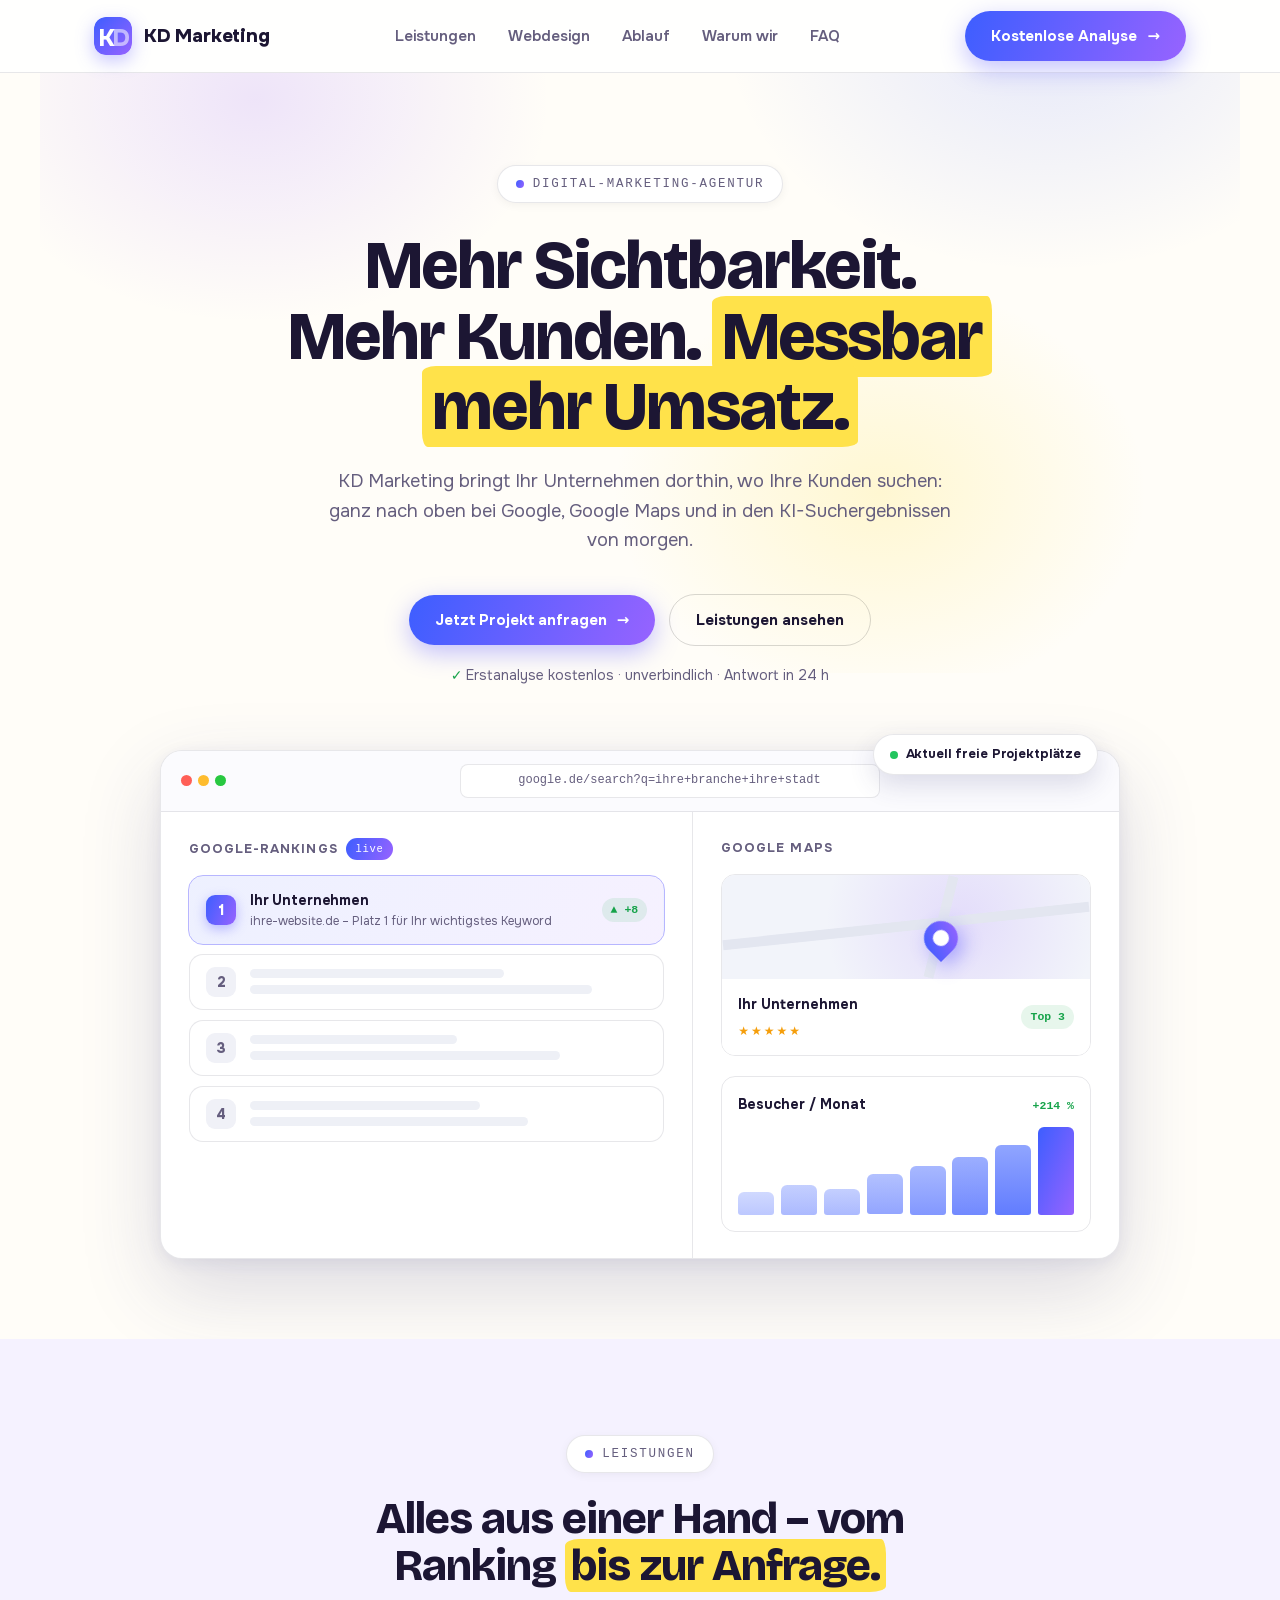
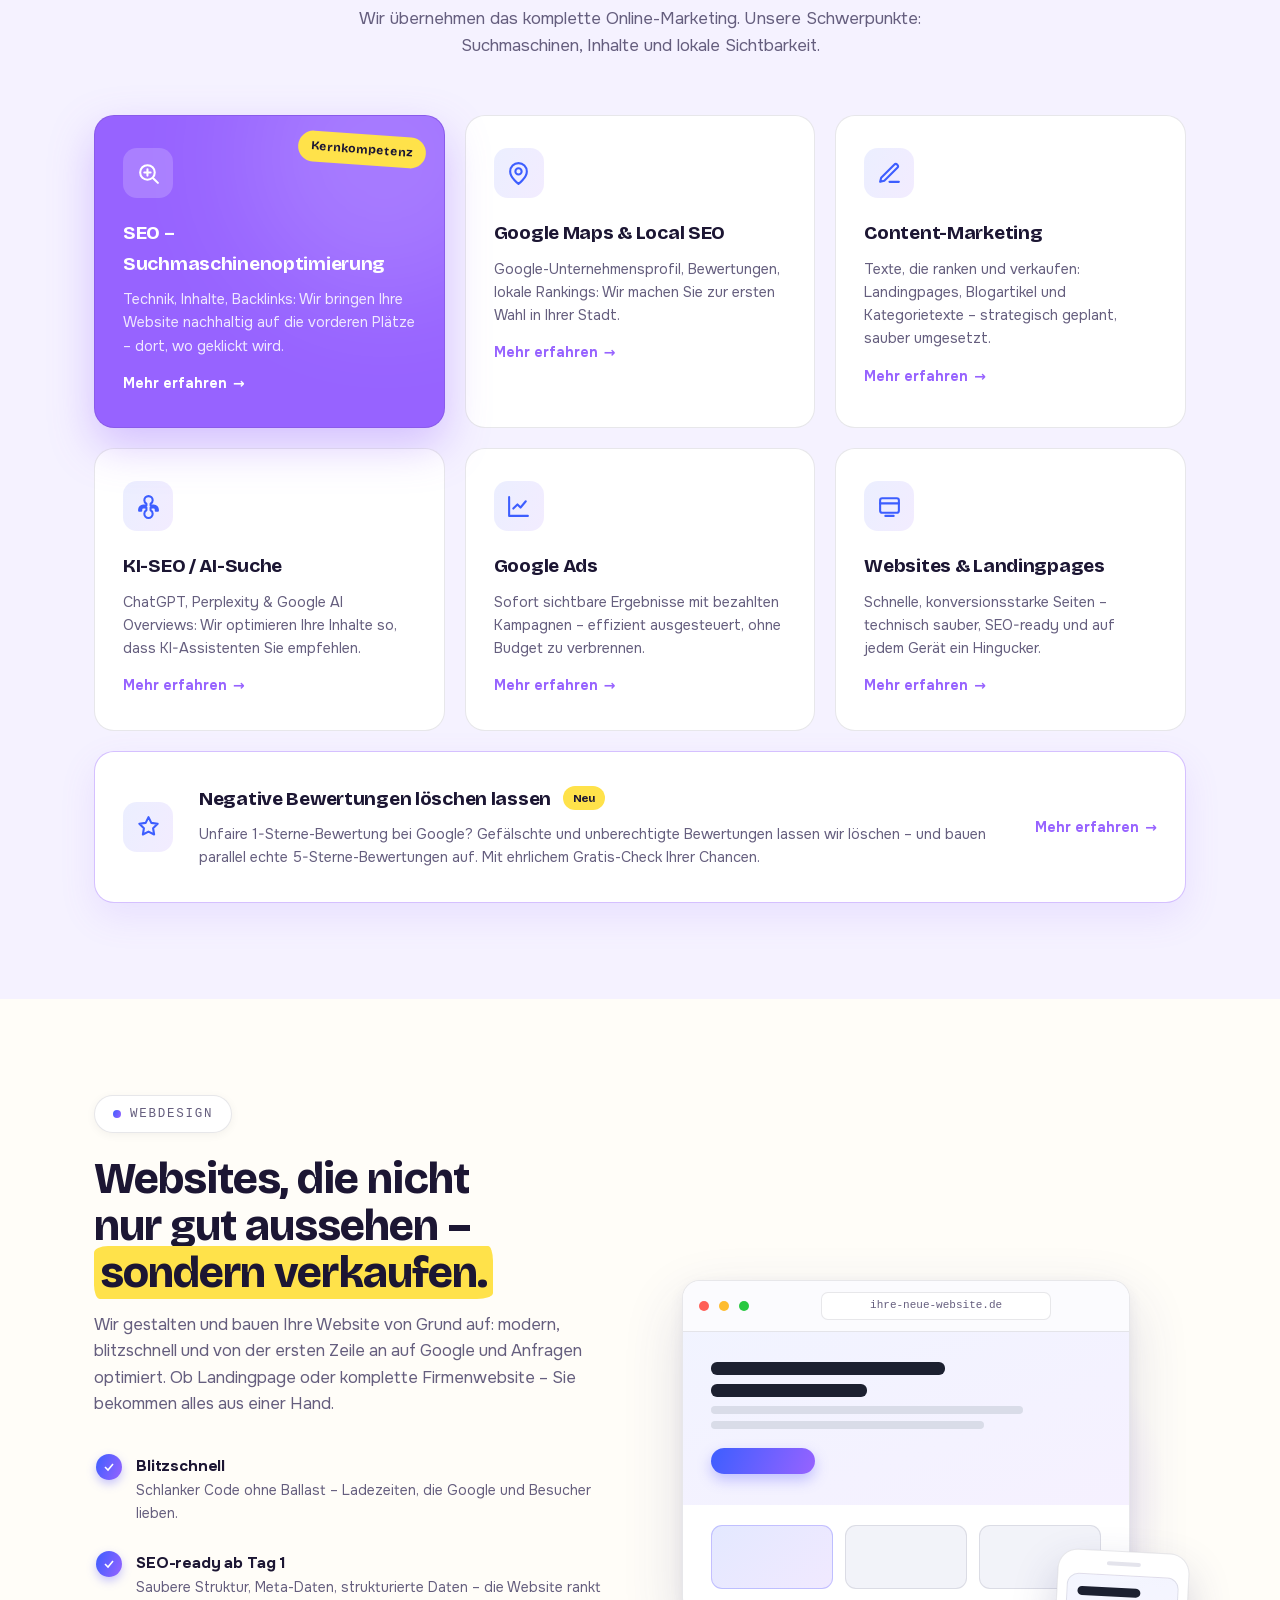
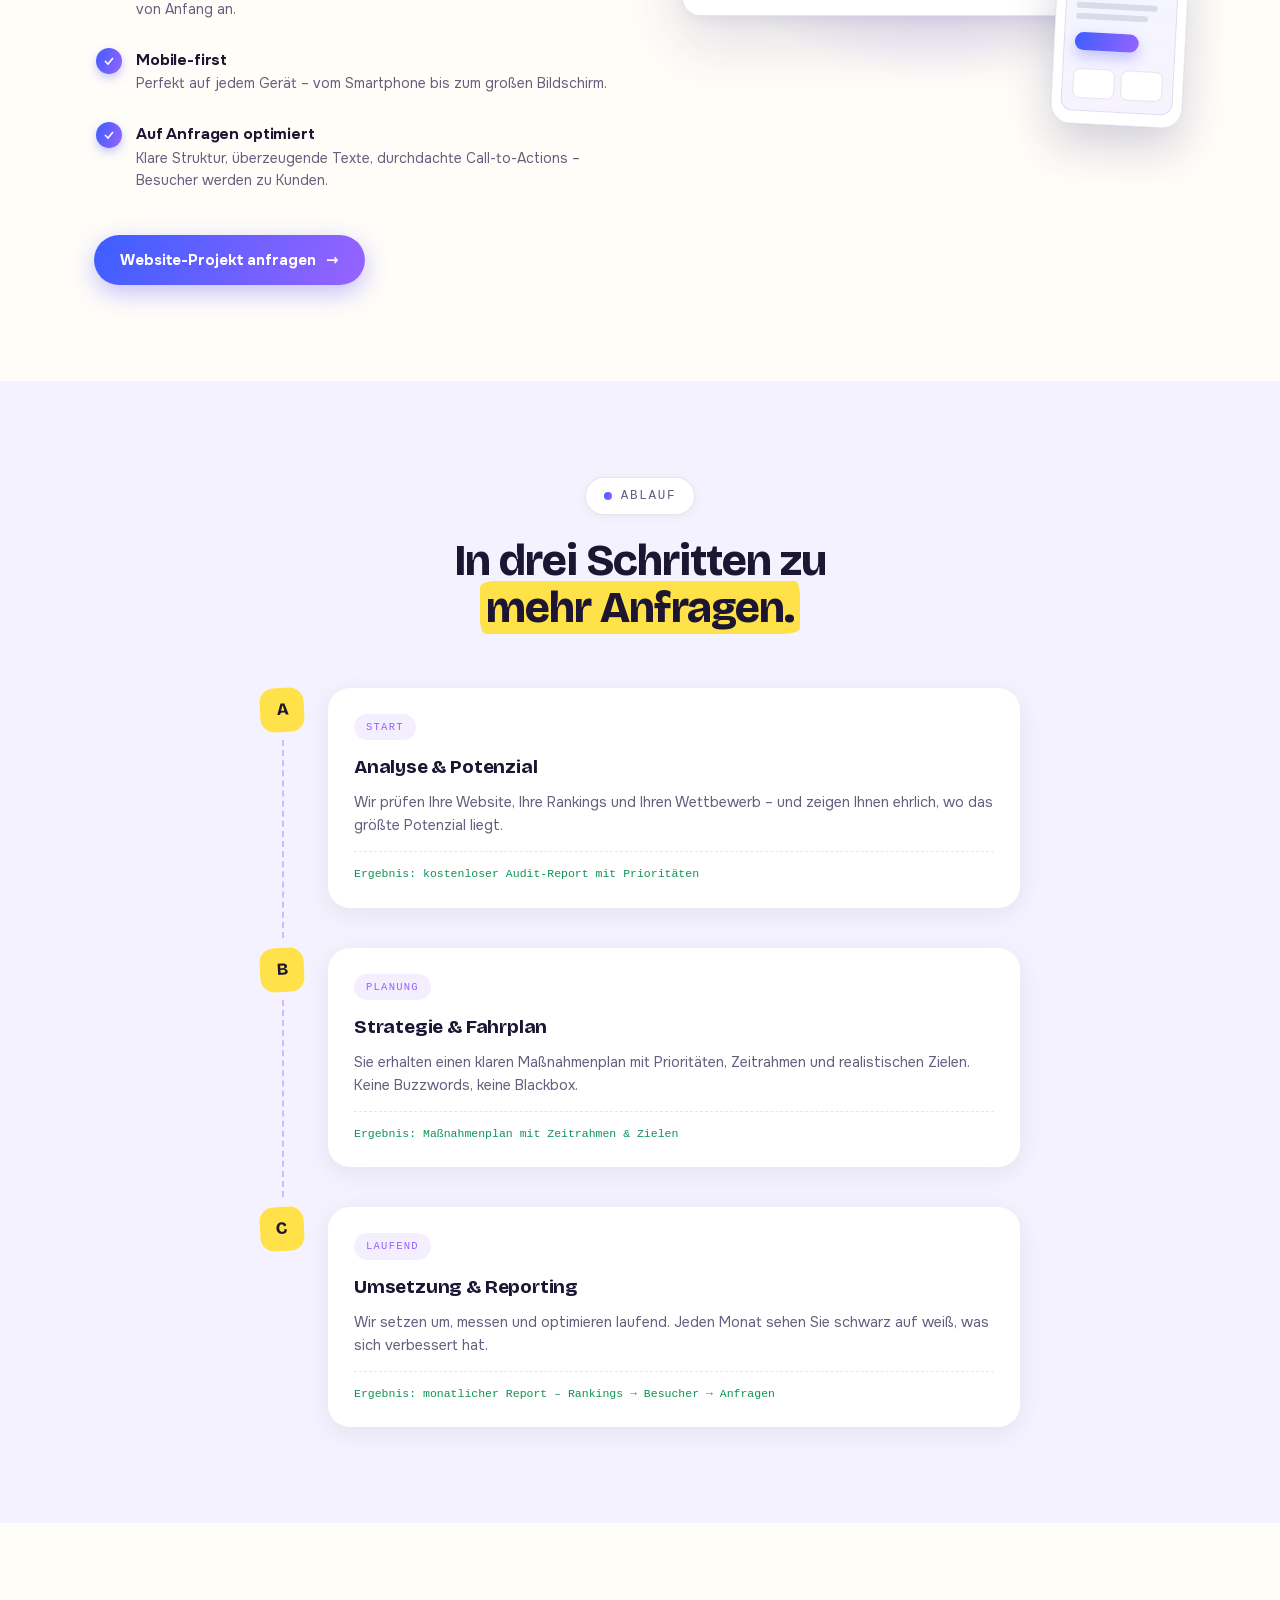
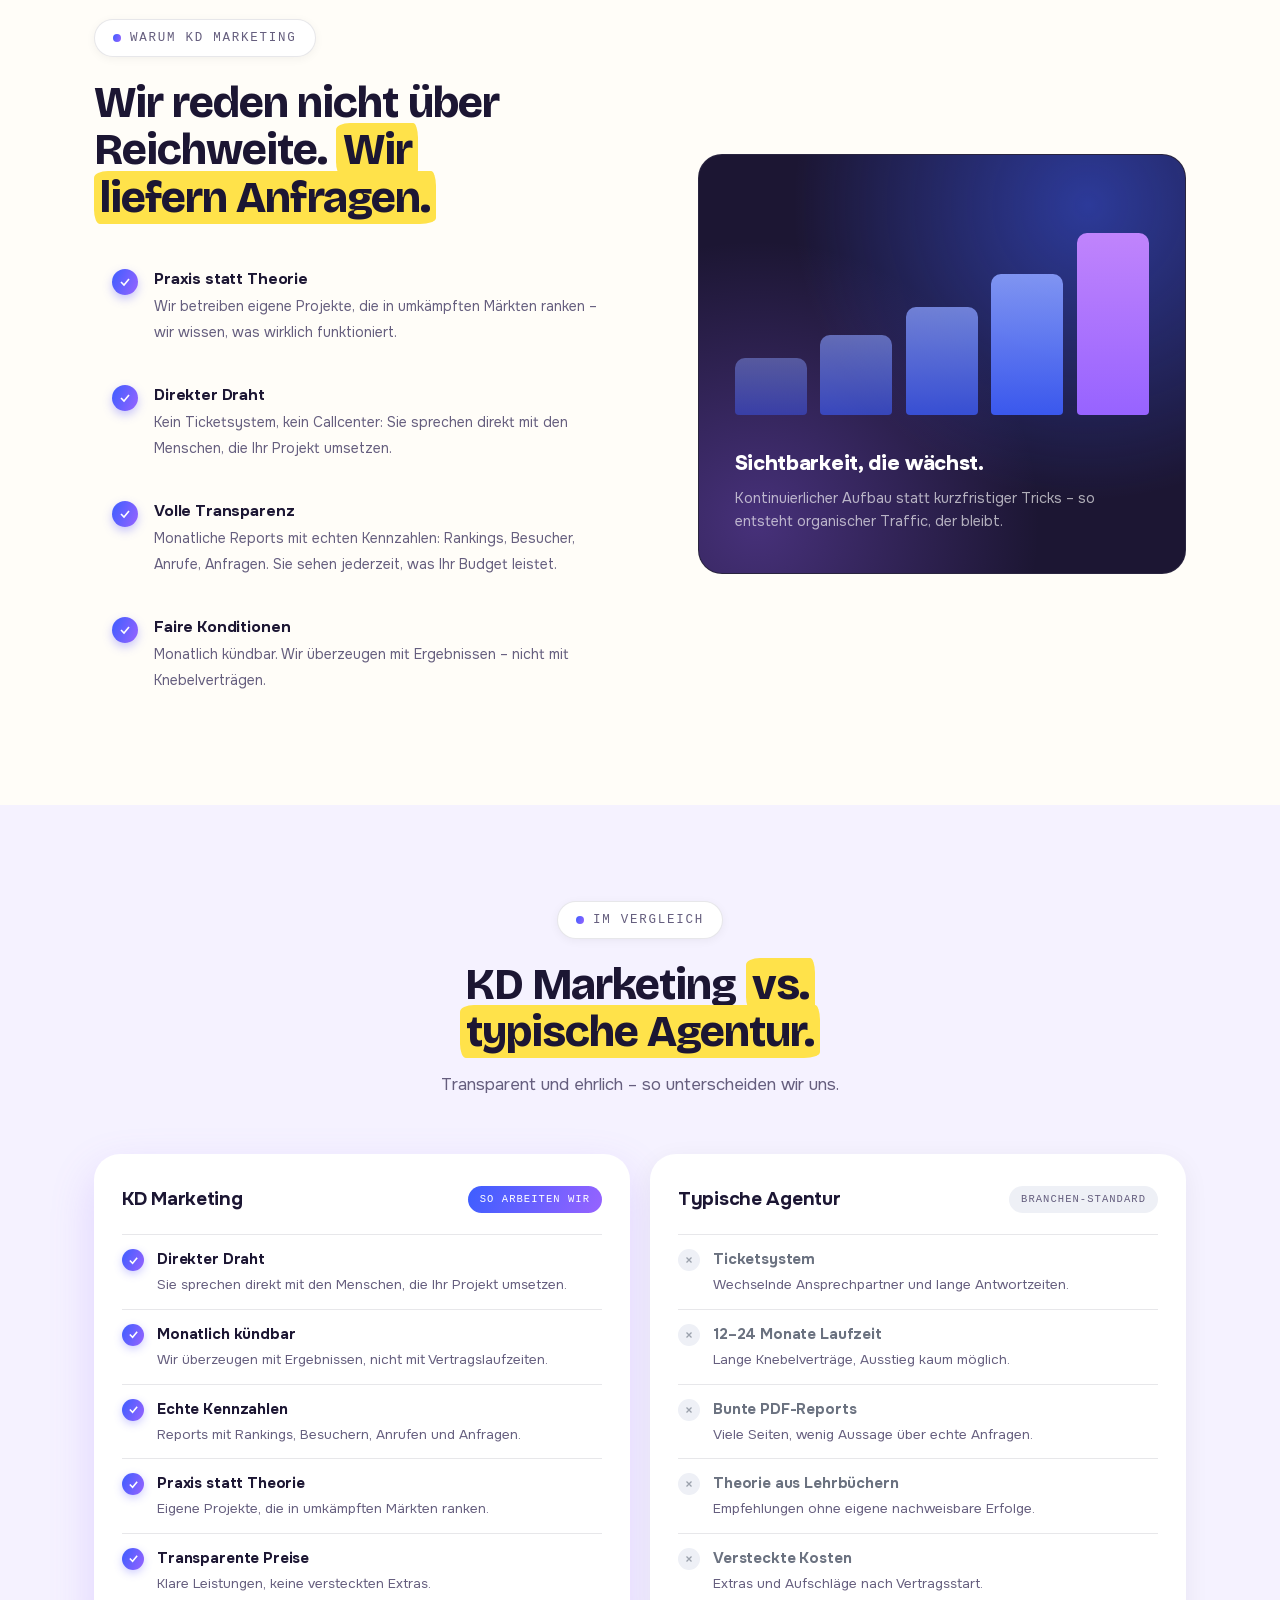
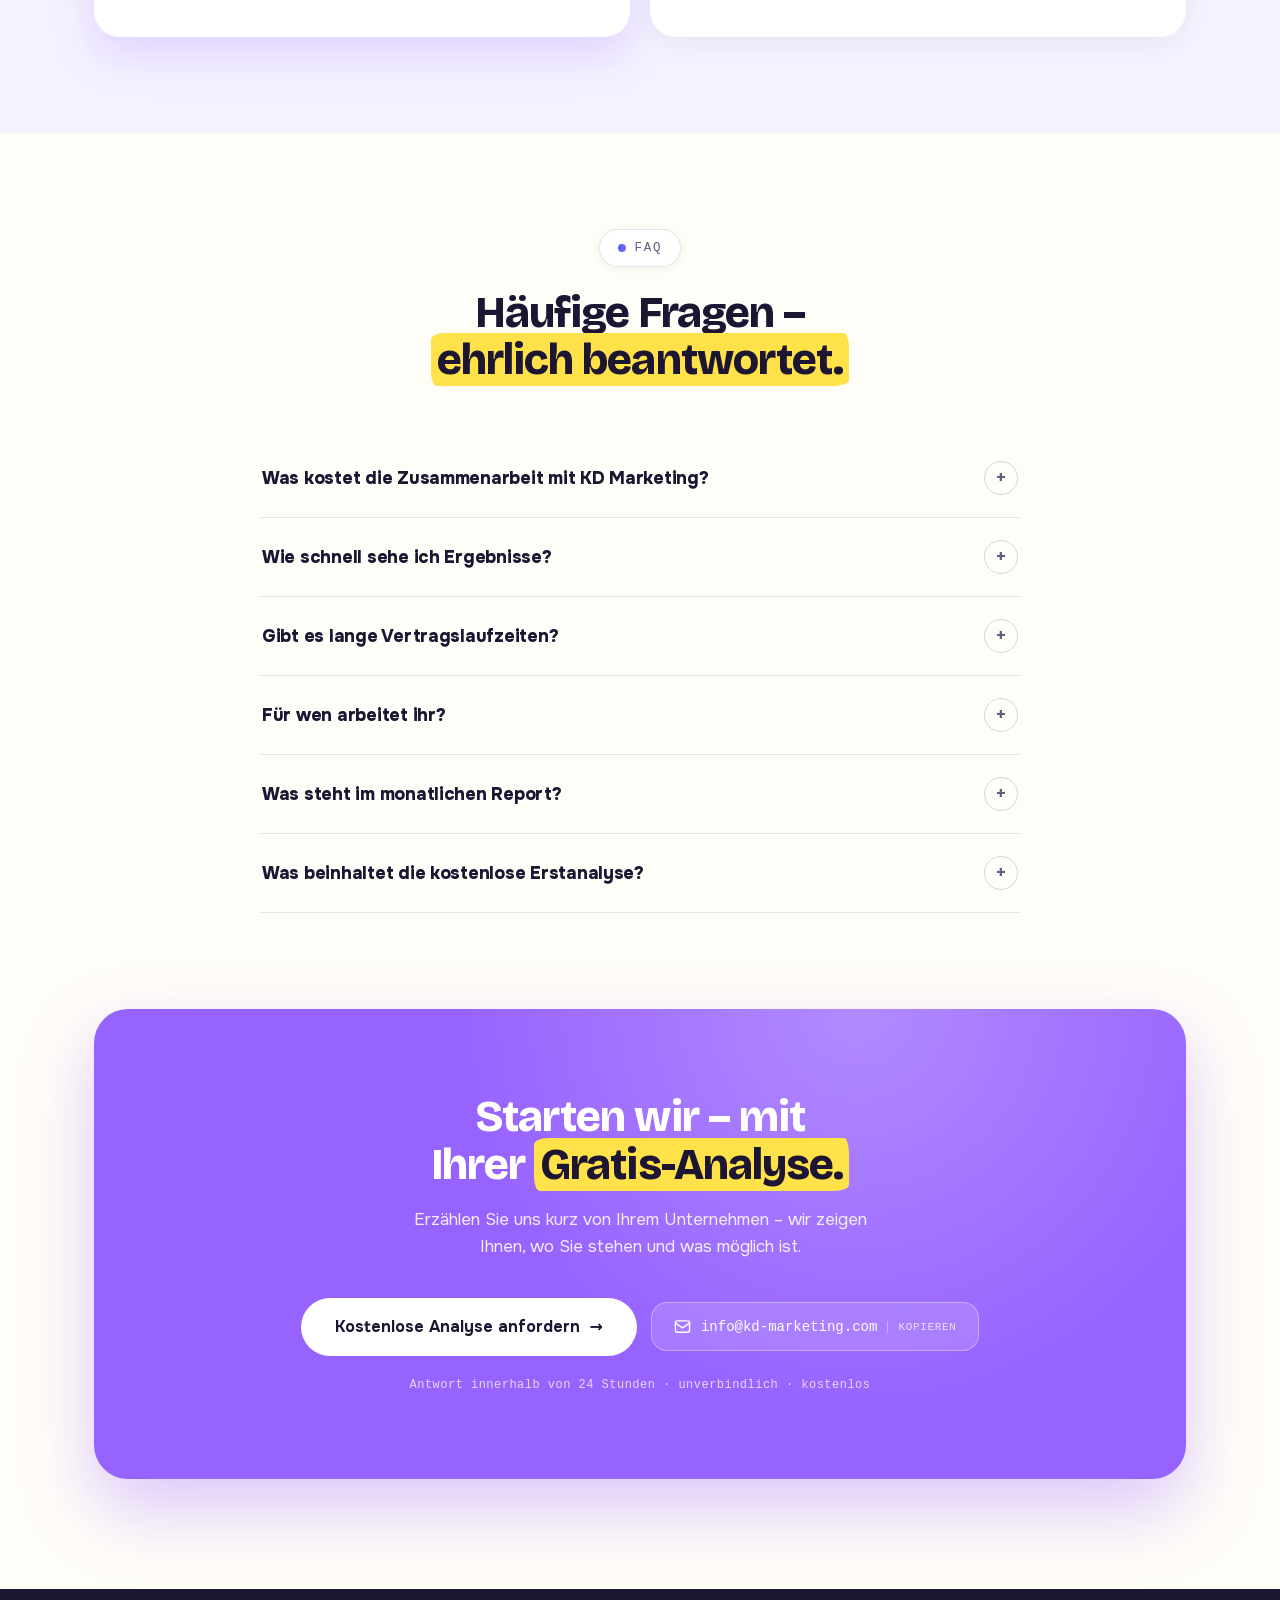
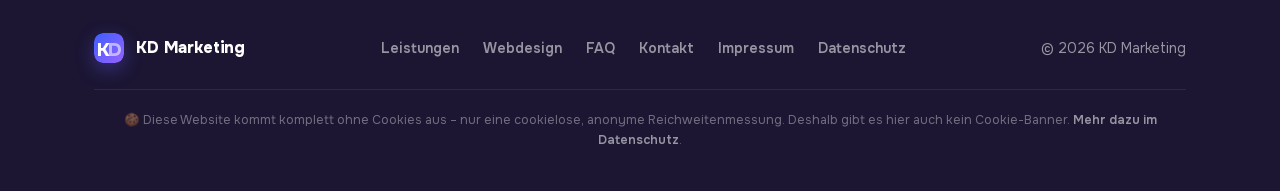
<file: index.html>
<!DOCTYPE html>
<html lang="de">
<head>
<meta charset="UTF-8">
<meta name="viewport" content="width=device-width, initial-scale=1.0">
<title>SEO &amp; Webdesign Agentur Augsburg | KD Marketing</title>
<meta name="description" content="SEO- &amp; Online-Marketing-Agentur aus Augsburg, für ganz Deutschland: SEO, Google Maps, Content, Ads, Webdesign. Messbar mehr Anfragen. Erstanalyse kostenlos.">
<link rel="canonical" href="https://kd-marketing.com/">
<meta property="og:type" content="website">
<meta property="og:site_name" content="KD Marketing">
<meta property="og:locale" content="de_DE">
<meta property="og:title" content="SEO &amp; Webdesign Agentur Augsburg | KD Marketing">
<meta property="og:description" content="SEO- &amp; Online-Marketing-Agentur aus Augsburg, für ganz Deutschland: SEO, Google Maps, Content, Ads, Webdesign. Messbar mehr Anfragen. Erstanalyse kostenlos.">
<meta property="og:url" content="https://kd-marketing.com/">
<meta property="og:image" content="https://kd-marketing.com/og-image.png">
<meta property="og:image:width" content="1200">
<meta property="og:image:height" content="630">
<meta name="twitter:card" content="summary_large_image">
<link rel="icon" href="/favicon.svg" type="image/svg+xml">
<link rel="icon" href="/favicon-32.png" type="image/png" sizes="32x32">
<link rel="apple-touch-icon" href="/apple-touch-icon.png">
<meta name="theme-color" content="#ffffff">
<link rel="preload" href="/fonts/onest-latin.woff2" as="font" type="font/woff2" crossorigin>
<link rel="stylesheet" href="/fonts/onest.css">
<script type="application/ld+json" id="kd-localbusiness">
{"@context":"https:\/\/schema.org","@type":"ProfessionalService","@id":"https:\/\/kd-marketing.com\/#organization","name":"KD Marketing UG (haftungsbeschränkt)","alternateName":"KD Marketing","url":"https:\/\/kd-marketing.com\/","logo":"https:\/\/kd-marketing.com\/apple-touch-icon.png","image":"https:\/\/kd-marketing.com\/og-image.png","description":"Digital-Marketing-Agentur für SEO, Content-Marketing, Google Maps \/ Local SEO, KI-SEO, Google Ads und Websites. Kostenlose Erstanalyse, monatlich kündbar, transparentes Reporting.","email":"info@kd-marketing.com","address":{"@type":"PostalAddress","streetAddress":"Aldeinerstraße 2","postalCode":"86368","addressLocality":"Gersthofen","addressCountry":"DE"},"founder":{"@type":"Person","name":"Ekaterina Dmitrieva"},"areaServed":"DE","priceRange":"€€","knowsAbout":["SEO","Suchmaschinenoptimierung","Local SEO","Google Maps Marketing","Content-Marketing","KI-SEO","Google Ads","Webdesign"],"hasOfferCatalog":{"@type":"OfferCatalog","name":"Leistungen","itemListElement":[{"@type":"Offer","itemOffered":{"@type":"Service","name":"SEO – Suchmaschinenoptimierung"}},{"@type":"Offer","itemOffered":{"@type":"Service","name":"Google Maps & Local SEO"}},{"@type":"Offer","itemOffered":{"@type":"Service","name":"Bewertungs-Management & Löschung unberechtigter Bewertungen"}},{"@type":"Offer","itemOffered":{"@type":"Service","name":"Content-Marketing"}},{"@type":"Offer","itemOffered":{"@type":"Service","name":"KI-SEO \/ AI-Suche"}},{"@type":"Offer","itemOffered":{"@type":"Service","name":"Google Ads"}},{"@type":"Offer","itemOffered":{"@type":"Service","name":"Websites & Landingpages"}}]}}
</script>
<script type="application/ld+json" id="kd-faq-schema">
{"@context":"https:\/\/schema.org","@type":"FAQPage","mainEntity":[{"@type":"Question","name":"Was kostet die Zusammenarbeit mit KD Marketing?","acceptedAnswer":{"@type":"Answer","text":"Das hängt vom Umfang ab – eine lokale Google-Maps-Optimierung kostet weniger als eine komplette SEO-Betreuung mit Content. Sie erhalten vorab ein transparentes Festpreis-Angebot ohne versteckte Extras, die Zusammenarbeit ist monatlich kündbar. Die Erstanalyse ist immer kostenlos."}},{"@type":"Question","name":"Wie schnell sehe ich Ergebnisse?","acceptedAnswer":{"@type":"Answer","text":"Bei Google Maps und Local SEO oft schon nach wenigen Wochen, bei klassischem SEO meist nach 3–6 Monaten – nachhaltige Rankings brauchen Zeit. Google Ads liefern sofort Sichtbarkeit."}},{"@type":"Question","name":"Gibt es lange Vertragslaufzeiten?","acceptedAnswer":{"@type":"Answer","text":"Nein. Die Verträge von KD Marketing sind monatlich kündbar."}},{"@type":"Question","name":"Für wen arbeitet KD Marketing?","acceptedAnswer":{"@type":"Answer","text":"Vor allem für kleine und mittlere Unternehmen in Deutschland: Praxen, Kanzleien, Handwerksbetriebe, lokale Dienstleister und Online-Unternehmen."}},{"@type":"Question","name":"Was steht im monatlichen Report?","acceptedAnswer":{"@type":"Answer","text":"Echte Kennzahlen: Rankings, Besucherzahlen, Anrufe und Anfragen – und die konkret umgesetzten Maßnahmen des Monats."}},{"@type":"Question","name":"Was beinhaltet die kostenlose Erstanalyse?","acceptedAnswer":{"@type":"Answer","text":"Prüfung von Website, Google-Rankings, Google-Unternehmensprofil und Wettbewerb. Ergebnis ist ein Audit-Report mit klaren Prioritäten – unverbindlich und kostenlos, Antwort innerhalb von 24 Stunden."}}]}
</script>
<style>
:root{
  --ink:#1c1633;
  --ink-soft:#655e7e;
  --paper:#fffdf8;
  --paper-soft:#f5f2ff;
  --line:rgba(28,22,51,.1);
  --blue:#3d5eff;
  --violet:#9763ff;
  --marker:#ffe24a;
  --display:'Bricolage Grotesque','Onest',system-ui,sans-serif;
  --grad:linear-gradient(112deg,#3d5eff 0%,#9763ff 100%);
  --grad-text:linear-gradient(135deg,#5975ff,#c084fc 55%,#9763ff);
  --dark:#1c1633;
  --dark-card:#282148;
  --dark-line:rgba(255,255,255,.09);
  --radius:20px;
  --font:'Onest',system-ui,sans-serif;
  --mono:ui-monospace,'SF Mono',SFMono-Regular,Menlo,Consolas,monospace;
}
*{margin:0;padding:0;box-sizing:border-box}
html{scroll-behavior:smooth}
section[id]{scroll-margin-top:80px}
a,button,summary{touch-action:manipulation}
:focus-visible{outline:2.5px solid var(--blue);outline-offset:3px;border-radius:6px}
h1,h2,h3{text-wrap:balance}
@media (prefers-reduced-motion:reduce){
  *,*::before,*::after{animation:none!important;transition:none!important}
  html{scroll-behavior:auto}
  html.js .reveal{opacity:1;transform:none}
}
body{
  font-family:var(--font);
  background:var(--paper);
  color:var(--ink);
  line-height:1.6;
  -webkit-font-smoothing:antialiased;
}
::selection{background:rgba(151,99,255,.25)}
img{max-width:100%;display:block}
a{color:inherit;text-decoration:none}
.wrap{max-width:1140px;margin:0 auto;padding:0 24px}

/* ---------- nav ---------- */
header{
  position:sticky;top:0;z-index:50;
  background:rgba(255,255,255,.82);
  backdrop-filter:blur(14px);
  -webkit-backdrop-filter:blur(14px);
  border-bottom:1px solid var(--line);
}
.nav{display:flex;align-items:center;justify-content:space-between;height:72px}
.logo{display:flex;align-items:center;gap:12px;font-weight:800;font-size:19px;letter-spacing:-.01em}
.logo-mark{
  width:38px;height:38px;border-radius:12px;display:block;flex:0 0 auto;
  box-shadow:0 6px 18px rgba(97,94,255,.35);
}
.nav-links{display:flex;gap:32px;font-weight:600;font-size:15px;color:var(--ink-soft)}
.nav-links a{transition:color .2s}
.nav-links a:hover{color:var(--ink)}
.btn{
  display:inline-flex;align-items:center;justify-content:center;gap:10px;
  background:var(--ink);color:#fff;
  font-weight:700;font-size:15px;font-family:var(--font);
  padding:13px 26px;border-radius:999px;
  transition:transform .2s,box-shadow .2s,filter .2s;
}
.btn:hover{transform:translateY(-2px);box-shadow:0 10px 24px rgba(14,14,14,.22)}
.btn.grad{
  background:var(--grad);
  box-shadow:0 8px 24px rgba(97,94,255,.38);
}
.btn.grad:hover{filter:brightness(1.07);box-shadow:0 12px 30px rgba(97,94,255,.48)}
.btn .arr{transition:transform .2s}
.btn:hover .arr{transform:translateX(3px)}
.btn.ghost{background:transparent;color:var(--ink);border:1.5px solid rgba(14,14,14,.16);box-shadow:none}
.btn.ghost:hover{border-color:rgba(14,14,14,.35);box-shadow:0 8px 20px rgba(14,14,14,.08)}

/* ---------- eyebrow pill ---------- */
.eyebrow{
  display:inline-flex;align-items:center;gap:9px;
  font-family:var(--mono);
  font-size:12.5px;font-weight:500;letter-spacing:.14em;text-transform:uppercase;
  color:var(--ink-soft);
  background:#fff;
  border:1px solid var(--line);
  padding:8px 18px;border-radius:999px;
  box-shadow:0 2px 10px rgba(14,14,14,.05);
}
.eyebrow .dot{width:8px;height:8px;border-radius:50%;background:var(--grad);animation:pulse 2s infinite}
@keyframes pulse{0%,100%{opacity:1}50%{opacity:.35}}

/* ---------- hero ---------- */
.hero{position:relative;overflow:hidden;padding:92px 0 80px;text-align:center}
.hero-glow{
  position:absolute;left:50%;top:-220px;transform:translateX(-50%);
  width:1200px;height:820px;pointer-events:none;
  background:
    radial-gradient(420px 320px at 18% 30%,rgba(151,99,255,.16),transparent 70%),
    radial-gradient(460px 340px at 84% 22%,rgba(61,94,255,.13),transparent 70%),
    radial-gradient(380px 300px at 70% 78%,rgba(255,226,74,.22),transparent 70%);
}
.hero .wrap{position:relative}
h1{
  font-family:var(--display);
  font-weight:780;font-size:clamp(38px,5.6vw,68px);
  line-height:1.04;letter-spacing:-.028em;
  max-width:880px;margin:28px auto 0;
}
.hl{
  position:relative;
  background:var(--marker);
  border-radius:14px 5px 16px 6px/7px 15px 6px 14px;
  padding:0 .14em;box-decoration-break:clone;-webkit-box-decoration-break:clone;
}
.hero p.lead{
  margin:24px auto 38px;font-size:18.5px;color:var(--ink-soft);max-width:640px;
}
.hero-cta{display:flex;gap:14px;flex-wrap:wrap;justify-content:center;align-items:center}
.hero-note{margin-top:18px;font-size:14px;color:var(--ink-soft)}
.hero-note .ok{color:#16a34a;font-weight:700}

/* ---------- dashboard mockup ---------- */
.dash-wrap{position:relative;margin:64px auto 0;max-width:960px}
.dash-wrap::before{
  content:"";position:absolute;inset:-40px -60px;pointer-events:none;
  background:radial-gradient(closest-side,rgba(89,117,255,.22),rgba(151,99,255,.10) 55%,rgba(255,255,255,0) 80%);
}
.dash{
  position:relative;text-align:left;
  background:#fff;border:1px solid var(--line);border-radius:22px;
  box-shadow:0 30px 80px rgba(56,56,120,.18),0 4px 16px rgba(56,56,120,.08);
  overflow:hidden;
}
.dash-top{
  display:flex;align-items:center;gap:14px;
  padding:13px 20px;border-bottom:1px solid var(--line);background:#fbfbfe;
}
.dots{display:flex;gap:6px}
.dots i{width:11px;height:11px;border-radius:50%;background:#e4e4ec}
.dots i:nth-child(1){background:#ff5f57}.dots i:nth-child(2){background:#febc2e}.dots i:nth-child(3){background:#28c840}
.addr{
  flex:1;max-width:420px;margin:0 auto;
  font-family:var(--mono);font-size:12px;color:var(--ink-soft);
  background:#fff;border:1px solid var(--line);border-radius:8px;
  padding:6px 14px;text-align:center;
  white-space:nowrap;overflow:hidden;text-overflow:ellipsis;
}
.dash-body{display:grid;grid-template-columns:1.25fr 1fr;gap:0}
.dash-col{padding:26px 28px;min-width:0}
.dash-col.left{border-right:1px solid var(--line)}
.dash-h{font-size:13px;font-weight:700;letter-spacing:.08em;text-transform:uppercase;color:var(--ink-soft);margin-bottom:16px;display:flex;align-items:center;gap:8px}
.dash-h .chip{
  font-family:var(--mono);font-size:10.5px;letter-spacing:.06em;font-weight:500;
  color:#fff;background:var(--grad);border-radius:999px;padding:3px 10px;text-transform:none;
}
.serp{display:flex;flex-direction:column;gap:10px}
.serp-row{
  display:flex;align-items:center;gap:14px;
  border:1px solid var(--line);border-radius:14px;padding:12px 16px;
  background:#fff;
}
.serp-row.win{
  border-color:transparent;
  background:linear-gradient(112deg,rgba(61,94,255,.09),rgba(151,99,255,.09));
  outline:1.5px solid rgba(97,94,255,.45);
}
.pos{
  width:30px;height:30px;border-radius:9px;flex:0 0 30px;
  display:grid;place-items:center;font-weight:800;font-size:14px;
  background:#f0f1f7;color:var(--ink-soft);
}
.serp-row.win .pos{background:var(--grad);color:#fff;box-shadow:0 4px 12px rgba(97,94,255,.4)}
.serp-txt{min-width:0;flex:1}
.serp-txt b{display:block;font-size:14px;letter-spacing:-.01em;white-space:nowrap;overflow:hidden;text-overflow:ellipsis}
.serp-txt span{font-size:12px;color:var(--ink-soft);white-space:nowrap;overflow:hidden;text-overflow:ellipsis;display:block}
.bar-ghost{height:9px;border-radius:5px;background:#eef0f6}
.serp-row .up{
  font-family:var(--mono);font-size:11.5px;font-weight:600;color:#16a34a;
  background:rgba(22,163,74,.1);border-radius:999px;padding:3px 9px;white-space:nowrap;
}
.map-card{
  border:1px solid var(--line);border-radius:14px;overflow:hidden;margin-bottom:20px;
}
.map-vis{
  position:relative;height:104px;
  background:
    radial-gradient(circle at 65% 45%,rgba(151,99,255,.16),transparent 55%),
    linear-gradient(#f2f4fa,#f2f4fa);
}
.map-vis::before,.map-vis::after{
  content:"";position:absolute;background:#e3e6f0;
}
.map-vis::before{left:0;right:0;top:46px;height:10px;transform:rotate(-6deg)}
.map-vis::after{top:0;bottom:0;left:58%;width:10px;transform:rotate(14deg)}
.pin{
  position:absolute;left:58%;top:34px;width:34px;height:34px;z-index:1;
  transform:translateX(-50%);
  background:var(--grad);border-radius:50% 50% 50% 0;
  rotate:-45deg;
  box-shadow:0 8px 18px rgba(97,94,255,.45);
}
.pin::after{
  content:"";position:absolute;inset:9px;background:#fff;border-radius:50%;
}
.map-meta{display:flex;align-items:center;justify-content:space-between;padding:12px 16px;background:#fff}
.map-meta b{font-size:14px}
.stars{font-size:12px;color:#f59e0b;letter-spacing:2px}
.map-meta .up{font-family:var(--mono);font-size:11.5px;font-weight:600;color:#16a34a;background:rgba(22,163,74,.1);border-radius:999px;padding:3px 9px}
.traffic{border:1px solid var(--line);border-radius:14px;padding:16px}
.traffic-head{display:flex;justify-content:space-between;align-items:baseline;margin-bottom:12px}
.traffic-head b{font-size:14px}
.traffic-head span{font-family:var(--mono);font-size:11.5px;font-weight:600;color:#16a34a}
.tbars{display:flex;align-items:flex-end;gap:7px;height:88px}
.tbars i{
  flex:1;border-radius:6px 6px 3px 3px;
  background:linear-gradient(180deg,#8aa0ff,#5975ff);
  animation:grow 1s cubic-bezier(.2,.8,.2,1) both;
  transform-origin:bottom;
}
.tbars i:nth-child(1){height:26%;opacity:.4;animation-delay:.05s}
.tbars i:nth-child(2){height:34%;opacity:.5;animation-delay:.1s}
.tbars i:nth-child(3){height:30%;opacity:.5;animation-delay:.15s}
.tbars i:nth-child(4){height:46%;opacity:.65;animation-delay:.2s}
.tbars i:nth-child(5){height:56%;opacity:.75;animation-delay:.25s}
.tbars i:nth-child(6){height:66%;opacity:.85;animation-delay:.3s}
.tbars i:nth-child(7){height:80%;opacity:.95;animation-delay:.35s}
.tbars i:nth-child(8){height:100%;background:var(--grad);animation-delay:.4s}
@keyframes grow{from{transform:scaleY(0)}to{transform:scaleY(1)}}

/* ---------- sections ---------- */
section{padding:96px 0}
.sec-head{max-width:680px;margin:0 auto 56px;text-align:center}
h2{
  font-family:var(--display);
  font-weight:760;
  font-size:clamp(29px,3.9vw,44px);line-height:1.07;letter-spacing:-.022em;
  margin-top:22px;
}
.sec-head p{margin-top:16px;color:var(--ink-soft);font-size:17px}

/* ---------- services ---------- */
#leistungen{background:var(--paper-soft)}
.grid{display:grid;grid-template-columns:repeat(3,1fr);gap:20px}
.card{
  background:#fff;border:1px solid var(--line);border-radius:var(--radius);
  padding:32px 28px;
  transition:transform .25s,box-shadow .25s,border-color .25s;
}
.card:hover{transform:translateY(-6px) rotate(-.6deg);box-shadow:0 22px 48px rgba(28,22,51,.13)}
.card .icon{
  width:50px;height:50px;border-radius:14px;margin-bottom:20px;
  display:grid;place-items:center;
  background:linear-gradient(112deg,rgba(61,94,255,.1),rgba(151,99,255,.12));
  color:var(--blue);
}
.card .icon svg{width:25px;height:25px}
.card h3{font-family:var(--display);font-size:19px;font-weight:740;margin-bottom:9px;letter-spacing:-.015em}
.card p{font-size:14.5px;color:var(--ink-soft)}
.card-link{display:inline-flex;align-items:center;gap:6px;margin-top:14px;font-weight:700;font-size:14px;color:var(--violet)}
.card-link:hover{gap:10px}
.card.feature .card-link{color:#fff}
.card.wide{grid-column:1/-1;display:grid;grid-template-columns:auto 1fr auto;gap:8px 26px;align-items:center;border:1.5px solid rgba(151,99,255,.4);box-shadow:0 14px 36px rgba(151,99,255,.12)}
.card.wide .icon{margin-bottom:0}
.card.wide .card-link{margin-top:0;white-space:nowrap}
.card.wide .new{display:inline-block;vertical-align:3px;margin-left:8px;font-size:11.5px;font-weight:700;background:var(--marker);color:var(--ink);padding:3px 10px;border-radius:999px}
@media(max-width:600px){.card.wide{grid-template-columns:1fr}.card.wide .icon{margin-bottom:12px}.card.wide .card-link{margin-top:6px}}
.card.feature{
  background:var(--violet);
  color:#fff;
  position:relative;overflow:hidden;
  box-shadow:0 18px 44px rgba(151,99,255,.35);
}
.card.feature::after{
  content:"";position:absolute;width:280px;height:280px;border-radius:50%;
  background:rgba(255,255,255,.16);filter:blur(60px);top:-100px;right:-80px;
}
.card.feature .icon{background:rgba(255,255,255,.18);color:#fff}
.card.feature p{color:rgba(255,255,255,.85)}
.card.feature .tag{
  position:absolute;top:18px;right:18px;z-index:1;
  font-family:var(--display);font-size:12px;font-weight:700;
  background:var(--marker);color:var(--ink);padding:6px 13px;border-radius:999px;
  transform:rotate(4deg);
}

/* ---------- webdesign ---------- */
#webdesign{overflow:hidden}
.wd-grid{display:grid;grid-template-columns:1.02fr .98fr;gap:64px;align-items:center}
.wd-grid .eyebrow{margin-bottom:0}
.wd-grid h2{text-align:left;margin-top:22px}
.wd-grid .lead{margin:16px 0 26px;color:var(--ink-soft);font-size:16.5px}
.wd-list{display:flex;flex-direction:column;gap:6px;margin-bottom:34px}
.wd-item{display:flex;gap:14px;padding:10px 2px}
.wd-item .check{flex:0 0 26px;width:26px;height:26px;border-radius:50%;margin-top:1px;background:var(--grad);display:grid;place-items:center;box-shadow:0 4px 10px rgba(97,94,255,.35)}
.wd-item .check svg{width:12px;height:12px;stroke:#fff;stroke-width:3.2;fill:none}
.wd-item b{font-size:15.5px;letter-spacing:-.01em}
.wd-item span{display:block;font-size:14px;color:var(--ink-soft)}
.wd-visual{position:relative;min-height:420px}
.wd-visual::before{content:"";position:absolute;inset:-30px -40px;pointer-events:none;background:radial-gradient(closest-side,rgba(89,117,255,.2),rgba(151,99,255,.1) 55%,rgba(255,255,255,0) 80%)}
.wd-browser{
  position:relative;background:#fff;border:1px solid var(--line);border-radius:18px;
  box-shadow:0 24px 60px rgba(56,56,120,.16),0 4px 14px rgba(56,56,120,.07);
  overflow:hidden;margin-right:56px;
}
.wd-top{display:flex;align-items:center;gap:10px;padding:11px 16px;border-bottom:1px solid var(--line);background:#fbfbfe}
.wd-top i{width:10px;height:10px;border-radius:50%;background:#e4e4ec}
.wd-top i:nth-child(1){background:#ff5f57}.wd-top i:nth-child(2){background:#febc2e}.wd-top i:nth-child(3){background:#28c840}
.wd-url{flex:1;max-width:230px;margin:0 auto;font-family:var(--mono);font-size:11px;color:var(--ink-soft);background:#fff;border:1px solid var(--line);border-radius:7px;padding:4px 12px;text-align:center;white-space:nowrap;overflow:hidden;text-overflow:ellipsis}
.wd-hero{padding:30px 28px 24px;background:linear-gradient(160deg,rgba(61,94,255,.07),rgba(151,99,255,.09));text-align:left}
.wd-line{height:13px;border-radius:6px;background:#1c2030;margin-bottom:9px}
.wd-line.thin{height:8px;background:#d9dce8;margin-bottom:7px}
.wd-line.w40{width:40%}.wd-line.w55{width:55%}.wd-line.w60{width:60%}.wd-line.w70{width:70%}.wd-line.w80{width:80%}.wd-line.w90{width:90%}
.wd-btn{display:inline-block;width:104px;height:26px;border-radius:999px;background:var(--grad);margin-top:12px;box-shadow:0 6px 14px rgba(97,94,255,.35)}
.wd-cards{display:flex;gap:12px;padding:20px 28px 26px}
.wd-cards i{flex:1;height:64px;border-radius:11px;background:#f2f3f9;border:1px solid var(--line)}
.wd-cards i:nth-child(1){background:linear-gradient(140deg,rgba(61,94,255,.14),rgba(151,99,255,.14));border-color:rgba(97,94,255,.3)}
.wd-phone{
  position:absolute;right:0;bottom:-26px;width:132px;
  background:#fff;border:1px solid var(--line);border-radius:20px;padding:10px 9px 12px;
  box-shadow:0 20px 44px rgba(56,56,120,.22);
  transform:rotate(3deg);
}
.wd-phone::before{content:"";display:block;width:34px;height:4px;border-radius:2px;background:#e4e4ec;margin:0 auto 9px}
.wd-screen{border:1px solid var(--line);border-radius:12px;padding:12px 10px;background:linear-gradient(170deg,rgba(61,94,255,.06),rgba(151,99,255,.08))}
.wd-screen .wd-line{height:9px;margin-bottom:7px}
.wd-screen .wd-line.thin{height:6px;margin-bottom:5px}
.wd-screen .wd-btn{width:64px;height:18px;margin-top:8px}
.wd-mini{display:flex;gap:6px;margin-top:10px}
.wd-mini i{flex:1;height:30px;border-radius:7px;background:#fff;border:1px solid var(--line)}

/* ---------- process (dark) ---------- */
.process{background:var(--paper-soft)}


.steps{max-width:760px;margin:0 auto;display:flex;flex-direction:column;gap:0}
.step{
  position:relative;display:flex;gap:24px;padding:0 0 40px;
}
.step:last-child{padding-bottom:0}
.step-marker{
  flex:0 0 44px;width:44px;height:44px;border-radius:14px;
  display:grid;place-items:center;
  font-family:var(--display);font-weight:750;font-size:17px;
  background:var(--marker);color:var(--ink);
  transform:rotate(-3deg);
}
.step:not(:last-child) .step-line{
  position:absolute;left:21.5px;top:52px;bottom:10px;width:0;
  border-left:2.5px dashed rgba(151,99,255,.4);
}
.step-card{
  flex:1;background:#fff;border:none;
  border-radius:22px;padding:24px 26px;
  box-shadow:0 6px 26px rgba(28,22,51,.07);
}
.step-card .stag{
  display:inline-block;font-family:var(--mono);font-size:10.5px;letter-spacing:.12em;text-transform:uppercase;
  color:var(--violet);background:rgba(151,99,255,.1);
  border-radius:999px;padding:5px 12px;margin-bottom:12px;
}
.step-card h3{font-family:var(--display);font-size:19px;font-weight:740;margin-bottom:8px;letter-spacing:-.01em}
.step-card p{font-size:14.5px;color:var(--ink-soft)}
.step-card .foot{
  margin-top:14px;padding-top:13px;border-top:1.5px dashed var(--line);
  font-family:var(--mono);font-size:11.5px;color:#0d9455;
}

/* ---------- why ---------- */
.why-grid{display:grid;grid-template-columns:1.05fr .95fr;gap:64px;align-items:center}
.why-grid .eyebrow{margin-bottom:0}
.why-grid h2{text-align:left}
.why-list{display:flex;flex-direction:column;gap:6px;margin-top:30px}
.why-item{display:flex;gap:16px;padding:16px 18px;border-radius:16px;transition:background .2s}
.why-item:hover{background:var(--paper-soft)}
.check{
  flex:0 0 26px;width:26px;height:26px;border-radius:50%;margin-top:2px;
  background:var(--grad);display:grid;place-items:center;
  box-shadow:0 4px 10px rgba(97,94,255,.35);
}
.check svg{width:12px;height:12px;stroke:#fff;stroke-width:3.2;fill:none}
.why-item b{display:block;font-size:15.5px;margin-bottom:2px;letter-spacing:-.01em}
.why-item span{font-size:14px;color:var(--ink-soft)}
.why-visual{
  position:relative;border-radius:24px;overflow:hidden;
  background:var(--dark);
  padding:40px 36px;color:#fff;min-height:420px;
  display:flex;flex-direction:column;justify-content:flex-end;
  border:1px solid rgba(255,255,255,.06);
}
.why-visual::before{
  content:"";position:absolute;inset:0;
  background:
    radial-gradient(circle at 80% 12%,rgba(61,94,255,.5),transparent 55%),
    radial-gradient(circle at 12% 88%,rgba(151,99,255,.35),transparent 50%);
}
.chart{position:relative;display:flex;align-items:flex-end;gap:13px;height:190px;margin-bottom:32px}
.bar{
  flex:1;border-radius:10px 10px 4px 4px;
  background:linear-gradient(180deg,#8aa0ff,#3d5eff);
  animation:grow 1.2s cubic-bezier(.2,.8,.2,1) both;
  transform-origin:bottom;
}
.bar:nth-child(1){height:30%;animation-delay:.05s;opacity:.45}
.bar:nth-child(2){height:42%;animation-delay:.15s;opacity:.6}
.bar:nth-child(3){height:57%;animation-delay:.25s;opacity:.75}
.bar:nth-child(4){height:74%;animation-delay:.35s;opacity:.9}
.bar:nth-child(5){height:96%;animation-delay:.45s;background:linear-gradient(180deg,#c084fc,#9763ff)}
.why-visual figcaption{position:relative;font-size:14.5px;color:rgba(255,255,255,.65)}
.why-visual figcaption b{color:#fff;font-size:21px;font-weight:800;letter-spacing:-.015em;display:block;margin-bottom:6px}

/* ---------- availability badge ---------- */
.avail{
  position:absolute;top:-16px;right:22px;z-index:2;
  display:inline-flex;align-items:center;gap:8px;
  background:#fff;border:1px solid var(--line);border-radius:999px;
  padding:9px 16px;font-size:13px;font-weight:700;letter-spacing:-.01em;
  box-shadow:0 10px 26px rgba(56,56,120,.16);
}
.avail .dot{width:8px;height:8px;border-radius:50%;background:#22c55e;box-shadow:0 0 0 0 rgba(34,197,94,.5);animation:availpulse 1.8s infinite}
@keyframes availpulse{0%{box-shadow:0 0 0 0 rgba(34,197,94,.45)}70%{box-shadow:0 0 0 9px rgba(34,197,94,0)}100%{box-shadow:0 0 0 0 rgba(34,197,94,0)}}

/* ---------- vergleich (wir vs. andere) ---------- */
#vergleich{background:var(--paper-soft)}
.vs-grid{display:grid;grid-template-columns:1fr 1fr;gap:20px;align-items:stretch}
.vs-card{background:#fff;border:none;border-radius:26px;padding:30px 28px;position:relative;box-shadow:0 6px 26px rgba(28,22,51,.06)}
.vs-card.win{border:none;box-shadow:0 18px 44px rgba(151,99,255,.22);transform:rotate(-.5deg)}
.vs-head{display:flex;align-items:center;justify-content:space-between;gap:10px;margin-bottom:20px}
.vs-head b{font-size:19px;letter-spacing:-.015em}
.vs-tag{font-family:var(--mono);font-size:10.5px;font-weight:500;letter-spacing:.1em;text-transform:uppercase;border-radius:999px;padding:5px 12px;white-space:nowrap}
.vs-card.win .vs-tag{background:var(--grad);color:#fff}
.vs-card:not(.win) .vs-tag{background:#eef0f6;color:var(--ink-soft)}
.vs-row{display:flex;gap:13px;padding:12px 0;border-top:1px solid var(--line)}
.vs-row i{flex:0 0 22px;width:22px;height:22px;border-radius:50%;display:grid;place-items:center;margin-top:2px;font-style:normal}
.vs-card.win .vs-row i{background:var(--grad);box-shadow:0 3px 8px rgba(97,94,255,.3)}
.vs-card.win .vs-row i svg{width:11px;height:11px;stroke:#fff;stroke-width:3.4;fill:none}
.vs-card:not(.win) .vs-row i{background:#eef0f6}
.vs-card:not(.win) .vs-row i svg{width:10px;height:10px;stroke:#9aa0ab;stroke-width:3;fill:none}
.vs-row b{display:block;font-size:15px;letter-spacing:-.01em}
.vs-row span{font-size:13.5px;color:var(--ink-soft)}
.vs-card:not(.win){opacity:.85}
.vs-card:not(.win) .vs-row b{color:#6b7280}

/* ---------- faq ---------- */
.faq-list{max-width:760px;margin:0 auto}
.faq-item{border-bottom:1px solid var(--line)}
.faq-item summary{
  list-style:none;cursor:pointer;display:flex;align-items:center;justify-content:space-between;gap:16px;
  padding:22px 2px;font-size:17.5px;font-weight:800;letter-spacing:-.015em;
}
.faq-item summary::-webkit-details-marker{display:none}
.faq-item summary .fx{
  flex:0 0 34px;width:34px;height:34px;border-radius:50%;
  border:1.5px solid rgba(14,14,14,.16);display:grid;place-items:center;
  font-weight:600;font-size:19px;color:var(--ink-soft);
  transition:transform .25s,background .25s,color .25s,border-color .25s;
}
.faq-item[open] summary .fx{transform:rotate(45deg);background:var(--grad);color:#fff;border-color:transparent}
.faq-item .faq-a{padding:0 46px 22px 2px;color:var(--ink-soft);font-size:15.5px}

/* ---------- cta ---------- */
.cta-band{padding:0 0 110px}
.cta-inner{
  position:relative;overflow:hidden;border-radius:34px;
  background:var(--violet);
  color:#fff;text-align:center;padding:84px 32px;
  box-shadow:0 30px 70px rgba(151,99,255,.35);
}
.cta-inner .hl{background:var(--marker);color:var(--ink)}
.cta-inner::before{
  content:"";position:absolute;inset:0;
  background:radial-gradient(circle at 70% 0%,rgba(255,255,255,.25),transparent 45%);
}
.cta-inner h2{position:relative;color:#fff;max-width:640px;margin:0 auto}
.cta-inner p{position:relative;margin:18px auto 38px;max-width:480px;color:rgba(255,255,255,.88);font-size:17px}
.btn.light{position:relative;background:#fff;color:var(--ink);font-size:16px;padding:16px 34px;border-radius:999px}
.btn.light:hover{box-shadow:0 12px 30px rgba(0,0,0,.28)}
.cta-actions{position:relative;display:flex;gap:14px;justify-content:center;align-items:center;flex-wrap:wrap}
.mail-chip{
  display:inline-flex;align-items:center;gap:10px;
  font-family:var(--mono);font-size:14px;color:#fff;
  background:rgba(255,255,255,.14);border:1px solid rgba(255,255,255,.35);
  border-radius:16px;padding:15px 22px;cursor:pointer;
  transition:background .2s,transform .2s;
}
.mail-chip:hover{background:rgba(255,255,255,.24);transform:translateY(-2px)}
.mail-chip svg{width:17px;height:17px;flex:0 0 17px}
.mail-chip .mail-hint{
  font-size:11px;letter-spacing:.06em;text-transform:uppercase;
  color:rgba(255,255,255,.75);
  border-left:1px solid rgba(255,255,255,.35);padding-left:10px;
}
.mail-chip.copied{background:rgba(22,163,74,.35);border-color:rgba(255,255,255,.5)}
@media(max-width:600px){
  .mail-chip{padding:13px 16px;font-size:12.5px}
}
.cta-note{position:relative;margin-top:20px;font-family:var(--mono);font-size:12px;letter-spacing:.04em;color:rgba(255,255,255,.75)}

/* ---------- footer ---------- */
footer{background:var(--dark);color:rgba(255,255,255,.55);padding:44px 0;font-size:14px}
.foot{display:flex;justify-content:space-between;align-items:center;gap:20px;flex-wrap:wrap}
.foot .logo{font-size:16px;color:#fff}
.foot .logo-mark{width:30px;height:30px;border-radius:9px;font-size:12px}
.foot-links{display:flex;gap:24px;font-weight:600}
.foot-links a:hover{color:#fff}
.nocookie{margin-top:26px;padding-top:20px;border-top:1px solid rgba(255,255,255,.08);text-align:center;font-size:12.5px;color:rgba(255,255,255,.38)}
.nocookie a{color:rgba(255,255,255,.55);font-weight:600}
.nocookie a:hover{color:#fff}

/* ---------- reveal (only when JS is running — content stays visible otherwise) ---------- */
html.js .reveal{opacity:0;transform:translateY(26px);transition:opacity .7s ease,transform .7s ease}
html.js .reveal.in{opacity:1;transform:none}

/* ---------- responsive ---------- */
@media(max-width:900px){
  .grid{grid-template-columns:1fr 1fr}
  .why-grid{grid-template-columns:1fr;gap:44px}
  .wd-grid{grid-template-columns:1fr;gap:52px}
  .wd-visual{min-height:0;margin-bottom:20px}
  .vs-grid{grid-template-columns:1fr}
  .nav-links{display:none}
  .dash-body{grid-template-columns:1fr}
  .dash-col.left{border-right:none;border-bottom:1px solid var(--line)}
}
@media(max-width:600px){
  .grid{grid-template-columns:1fr}
  section{padding:72px 0}
  .hero{padding:70px 0 60px}
  .nav{height:64px}
  .logo{font-size:16px;gap:9px}
  .logo-mark{width:32px;height:32px;border-radius:9px;font-size:13px}
  .nav .btn{padding:10px 16px;font-size:13px;white-space:nowrap}
  .step{gap:14px}
  .step-marker{flex-basis:36px;width:36px;height:36px;border-radius:10px;font-size:13px}
  .step:not(:last-child) .step-line{left:17.5px;top:44px}
  /* dashboard mockup compact */
  .dash-wrap{margin-top:48px}
  .dash{border-radius:16px}
  .dash-top{padding:10px 14px;gap:10px}
  .addr{font-size:10.5px;padding:5px 10px}
  .dash-col{padding:18px 14px}
  .dash-h{margin-bottom:12px}
  .serp{gap:8px}
  .serp-row{padding:10px 12px;gap:10px;border-radius:12px}
  .serp-txt b{font-size:13px}
  .serp-txt span{font-size:11px}
  .pos{width:26px;height:26px;flex-basis:26px;font-size:12.5px;border-radius:8px}
  .serp-row .up{font-size:10.5px;padding:3px 7px}
  .map-vis{height:88px}
  .traffic{padding:13px}
  .tbars{height:70px;gap:5px}
  /* centered, airy mobile layout */
  .why-grid > div:first-child{text-align:center}
  .why-grid h2{text-align:center}
  .wd-grid > div:first-child{text-align:center}
  .wd-grid h2{text-align:center}
  .wd-grid .eyebrow{margin-left:auto;margin-right:auto}
  .wd-item{text-align:left}
  .wd-browser{margin-right:36px}
  .wd-phone{width:108px;bottom:-20px}
  .avail{top:-14px;right:10px;padding:7px 13px;font-size:12px}
  .vs-card{padding:24px 20px}
  .faq-item summary{font-size:16px;padding:18px 2px}
  .faq-item .faq-a{padding-right:8px}
  .why-grid .eyebrow{margin-left:auto;margin-right:auto}
  .why-item{text-align:left}
  .why-visual{padding:28px 22px;min-height:340px}
  .chart{height:140px;gap:9px}
  .cta-inner{padding:64px 20px;border-radius:22px}
  .foot{flex-direction:column;justify-content:center;text-align:center;gap:16px}
  .foot-links{justify-content:center;flex-wrap:wrap;gap:14px 20px}
}
</style>
</head>
<body>

<header>
  <div class="wrap nav">
    <a class="logo" href="#top">
      <svg class="logo-mark" viewBox="0 0 52 52" aria-hidden="true"><defs><linearGradient id="lg1" x1="0" y1="0" x2="1" y2="1"><stop offset="0" stop-color="#3d5eff"/><stop offset="1" stop-color="#9763ff"/></linearGradient></defs><rect width="52" height="52" rx="15" fill="url(#lg1)"/><text x="6" y="39" font-family="Onest,Arial,sans-serif" font-weight="800" font-size="33" fill="#fff" letter-spacing="-2">K</text><text x="24.5" y="39" font-family="Onest,Arial,sans-serif" font-weight="800" font-size="33" fill="#fff" opacity=".55" letter-spacing="-2">D</text></svg>
      KD&nbsp;Marketing
    </a>
    <nav class="nav-links">
      <a href="#leistungen">Leistungen</a>
      <a href="#webdesign">Webdesign</a>
      <a href="#ablauf">Ablauf</a>
      <a href="#warum">Warum wir</a>
      <a href="#faq">FAQ</a>
    </nav>
    <a class="btn grad" href="#kontakt">Kostenlose Analyse <span class="arr">→</span></a>
  </div>
</header>

<section class="hero" id="top">
  <div class="hero-glow"></div>
  <div class="wrap">
    <div class="eyebrow"><span class="dot"></span> Digital-Marketing-Agentur</div>
    <h1>Mehr Sichtbarkeit. Mehr Kunden. <span class="hl">Messbar mehr Umsatz.</span></h1>
    <p class="lead">KD Marketing bringt Ihr Unternehmen dorthin, wo Ihre Kunden suchen: ganz nach oben bei Google, Google Maps und in den KI-Suchergebnissen von morgen.</p>
    <div class="hero-cta">
      <a class="btn grad" href="#kontakt">Jetzt Projekt anfragen <span class="arr">→</span></a>
      <a class="btn ghost" href="#leistungen">Leistungen ansehen</a>
    </div>
    <div class="hero-note"><span class="ok">✓</span> Erstanalyse kostenlos · unverbindlich · Antwort in 24&nbsp;h</div>

    <div class="dash-wrap">
      <div class="avail"><span class="dot"></span> Aktuell freie Projektplätze</div>
      <div class="dash" role="img" aria-label="Beispiel-Dashboard: Platz 1 bei Google, Top-Platzierung auf Google Maps, wachsender Traffic">
        <div class="dash-top">
          <div class="dots"><i></i><i></i><i></i></div>
          <div class="addr">google.de/search?q=ihre+branche+ihre+stadt</div>
        </div>
        <div class="dash-body">
          <div class="dash-col left">
            <div class="dash-h">Google-Rankings <span class="chip">live</span></div>
            <div class="serp">
              <div class="serp-row win">
                <span class="pos">1</span>
                <span class="serp-txt"><b>Ihr Unternehmen</b><span>ihre-website.de – Platz 1 für Ihr wichtigstes Keyword</span></span>
                <span class="up">▲ +8</span>
              </div>
              <div class="serp-row">
                <span class="pos">2</span>
                <span class="serp-txt"><div class="bar-ghost" style="width:64%;margin-bottom:7px"></div><div class="bar-ghost" style="width:86%"></div></span>
              </div>
              <div class="serp-row">
                <span class="pos">3</span>
                <span class="serp-txt"><div class="bar-ghost" style="width:52%;margin-bottom:7px"></div><div class="bar-ghost" style="width:78%"></div></span>
              </div>
              <div class="serp-row">
                <span class="pos">4</span>
                <span class="serp-txt"><div class="bar-ghost" style="width:58%;margin-bottom:7px"></div><div class="bar-ghost" style="width:70%"></div></span>
              </div>
            </div>
          </div>
          <div class="dash-col">
            <div class="dash-h">Google Maps</div>
            <div class="map-card">
              <div class="map-vis"><span class="pin"></span></div>
              <div class="map-meta">
                <span><b>Ihr Unternehmen</b><br><span class="stars">★★★★★</span></span>
                <span class="up">Top 3</span>
              </div>
            </div>
            <div class="traffic">
              <div class="traffic-head"><b>Besucher / Monat</b><span>+214 %</span></div>
              <div class="tbars"><i></i><i></i><i></i><i></i><i></i><i></i><i></i><i></i></div>
            </div>
          </div>
        </div>
      </div>
    </div>
  </div>
</section>

<section id="leistungen">
  <div class="wrap">
    <div class="sec-head reveal">
      <div class="eyebrow"><span class="dot"></span> Leistungen</div>
      <h2>Alles aus einer Hand – vom Ranking <span class="hl">bis zur Anfrage.</span></h2>
      <p>Wir übernehmen das komplette Online-Marketing. Unsere Schwerpunkte: Suchmaschinen, Inhalte und lokale Sichtbarkeit.</p>
    </div>
    <div class="grid">
      <div class="card feature reveal">
        <span class="tag">Kernkompetenz</span>
        <div class="icon"><svg aria-hidden="true" viewBox="0 0 24 24" fill="none" stroke="currentColor" stroke-width="2" stroke-linecap="round" stroke-linejoin="round"><circle cx="11" cy="11" r="7"/><path d="m21 21-4.3-4.3"/><path d="M11 8v6M8 11h6"/></svg></div>
        <h3>SEO – Suchmaschinen&shy;optimierung</h3>
        <p>Technik, Inhalte, Backlinks: Wir bringen Ihre Website nachhaltig auf die vorderen Plätze – dort, wo geklickt wird.</p>
        <a class="card-link" href="/seo/">Mehr erfahren <span aria-hidden="true">→</span></a>
      </div>
      <div class="card reveal">
        <div class="icon"><svg aria-hidden="true" viewBox="0 0 24 24" fill="none" stroke="currentColor" stroke-width="2" stroke-linecap="round" stroke-linejoin="round"><path d="M20 10c0 6-8 12-8 12s-8-6-8-12a8 8 0 0 1 16 0Z"/><circle cx="12" cy="10" r="3"/></svg></div>
        <h3>Google Maps &amp; Local SEO</h3>
        <p>Google-Unternehmensprofil, Bewertungen, lokale Rankings: Wir machen Sie zur ersten Wahl in Ihrer Stadt.</p>
        <a class="card-link" href="/local-seo/">Mehr erfahren <span aria-hidden="true">→</span></a>
      </div>
      <div class="card reveal">
        <div class="icon"><svg aria-hidden="true" viewBox="0 0 24 24" fill="none" stroke="currentColor" stroke-width="2" stroke-linecap="round" stroke-linejoin="round"><path d="M12 20h9"/><path d="M16.5 3.5a2.1 2.1 0 0 1 3 3L7 19l-4 1 1-4Z"/></svg></div>
        <h3>Content-Marketing</h3>
        <p>Texte, die ranken und verkaufen: Landingpages, Blogartikel und Kategorietexte – strategisch geplant, sauber umgesetzt.</p>
        <a class="card-link" href="/content-marketing/">Mehr erfahren <span aria-hidden="true">→</span></a>
      </div>
      <div class="card reveal">
        <div class="icon"><svg aria-hidden="true" viewBox="0 0 24 24" fill="none" stroke="currentColor" stroke-width="2" stroke-linecap="round" stroke-linejoin="round"><path d="M12 2a4 4 0 0 1 4 4c0 1.5-.8 2.8-2 3.4V11h3a4 4 0 0 1 4 4v1h-2v-1a2 2 0 0 0-2-2h-3v2.6c1.2.6 2 1.9 2 3.4a4 4 0 1 1-8 0c0-1.5.8-2.8 2-3.4V13H7a2 2 0 0 0-2 2v1H3v-1a4 4 0 0 1 4-4h3V9.4C8.8 8.8 8 7.5 8 6a4 4 0 0 1 4-4Z"/></svg></div>
        <h3>KI-SEO / AI-Suche</h3>
        <p>ChatGPT, Perplexity &amp; Google AI Overviews: Wir optimieren Ihre Inhalte so, dass KI-Assistenten Sie empfehlen.</p>
        <a class="card-link" href="/ki-seo/">Mehr erfahren <span aria-hidden="true">→</span></a>
      </div>
      <div class="card reveal">
        <div class="icon"><svg aria-hidden="true" viewBox="0 0 24 24" fill="none" stroke="currentColor" stroke-width="2" stroke-linecap="round" stroke-linejoin="round"><path d="M3 3v18h18"/><path d="m7 14 4-4 3 3 5-6"/></svg></div>
        <h3>Google Ads</h3>
        <p>Sofort sichtbare Ergebnisse mit bezahlten Kampagnen – effizient ausgesteuert, ohne Budget zu verbrennen.</p>
        <a class="card-link" href="/google-ads/">Mehr erfahren <span aria-hidden="true">→</span></a>
      </div>
      <div class="card reveal">
        <div class="icon"><svg aria-hidden="true" viewBox="0 0 24 24" fill="none" stroke="currentColor" stroke-width="2" stroke-linecap="round" stroke-linejoin="round"><rect x="3" y="4" width="18" height="14" rx="2"/><path d="M3 9h18M8 21h8"/></svg></div>
        <h3>Websites &amp; Landingpages</h3>
        <p>Schnelle, konversionsstarke Seiten – technisch sauber, SEO-ready und auf jedem Gerät ein Hingucker.</p>
        <a class="card-link" href="/webdesign/">Mehr erfahren <span aria-hidden="true">→</span></a>
      </div>
      <div class="card wide reveal">
        <div class="icon"><svg aria-hidden="true" viewBox="0 0 24 24" fill="none" stroke="currentColor" stroke-width="2" stroke-linecap="round" stroke-linejoin="round"><path d="M12 3l2.7 5.5 6.1.9-4.4 4.3 1 6-5.4-2.8L6.6 19.7l1-6-4.4-4.3 6.1-.9Z"/></svg></div>
        <div class="wide-txt">
          <h3>Negative Bewertungen löschen lassen <span class="new">Neu</span></h3>
          <p>Unfaire 1-Sterne-Bewertung bei Google? Gefälschte und unberechtigte Bewertungen lassen wir löschen – und bauen parallel echte 5-Sterne-Bewertungen auf. Mit ehrlichem Gratis-Check Ihrer Chancen.</p>
        </div>
        <a class="card-link" href="/bewertungen-loeschen/">Mehr erfahren <span aria-hidden="true">→</span></a>
      </div>
    </div>
  </div>
</section>

<section id="webdesign">
  <div class="wrap wd-grid">
    <div class="reveal">
      <div class="eyebrow"><span class="dot"></span> Webdesign</div>
      <h2>Websites, die nicht nur gut aussehen – <span class="hl">sondern verkaufen.</span></h2>
      <p class="lead">Wir gestalten und bauen Ihre Website von Grund auf: modern, blitzschnell und von der ersten Zeile an auf Google und Anfragen optimiert. Ob Landingpage oder komplette Firmenwebsite – Sie bekommen alles aus einer Hand.</p>
      <div class="wd-list">
        <div class="wd-item">
          <span class="check"><svg aria-hidden="true" viewBox="0 0 24 24"><path d="M4 12l6 6L20 6"/></svg></span>
          <div><b>Blitzschnell</b><span>Schlanker Code ohne Ballast – Ladezeiten, die Google und Besucher lieben.</span></div>
        </div>
        <div class="wd-item">
          <span class="check"><svg aria-hidden="true" viewBox="0 0 24 24"><path d="M4 12l6 6L20 6"/></svg></span>
          <div><b>SEO-ready ab Tag 1</b><span>Saubere Struktur, Meta-Daten, strukturierte Daten – die Website rankt von Anfang an.</span></div>
        </div>
        <div class="wd-item">
          <span class="check"><svg aria-hidden="true" viewBox="0 0 24 24"><path d="M4 12l6 6L20 6"/></svg></span>
          <div><b>Mobile-first</b><span>Perfekt auf jedem Gerät – vom Smartphone bis zum großen Bildschirm.</span></div>
        </div>
        <div class="wd-item">
          <span class="check"><svg aria-hidden="true" viewBox="0 0 24 24"><path d="M4 12l6 6L20 6"/></svg></span>
          <div><b>Auf Anfragen optimiert</b><span>Klare Struktur, überzeugende Texte, durchdachte Call-to-Actions – Besucher werden zu Kunden.</span></div>
        </div>
      </div>
      <a class="btn grad" href="#kontakt">Website-Projekt anfragen <span class="arr">→</span></a>
    </div>
    <figure class="wd-visual reveal" aria-label="Beispiel: moderne Website auf Desktop und Smartphone">
      <div class="wd-browser">
        <div class="wd-top"><i></i><i></i><i></i><span class="wd-url">ihre-neue-website.de</span></div>
        <div class="wd-hero">
          <div class="wd-line w60"></div>
          <div class="wd-line w40"></div>
          <div class="wd-line thin w80"></div>
          <div class="wd-line thin w70"></div>
          <span class="wd-btn"></span>
        </div>
        <div class="wd-cards"><i></i><i></i><i></i></div>
      </div>
      <div class="wd-phone">
        <div class="wd-screen">
          <div class="wd-line w70"></div>
          <div class="wd-line thin w90"></div>
          <div class="wd-line thin w80"></div>
          <span class="wd-btn"></span>
          <div class="wd-mini"><i></i><i></i></div>
        </div>
      </div>
    </figure>
  </div>
</section>

<section class="process" id="ablauf">
  <div class="wrap">
    <div class="sec-head reveal">
      <div class="eyebrow"><span class="dot"></span> Ablauf</div>
      <h2>In drei Schritten zu <span class="hl">mehr Anfragen.</span></h2>
    </div>
    <div class="steps">
      <div class="step reveal">
        <span class="step-marker">A</span><span class="step-line"></span>
        <div class="step-card">
          <span class="stag">Start</span>
          <h3>Analyse &amp; Potenzial</h3>
          <p>Wir prüfen Ihre Website, Ihre Rankings und Ihren Wettbewerb – und zeigen Ihnen ehrlich, wo das größte Potenzial liegt.</p>
          <div class="foot">Ergebnis: kostenloser Audit-Report mit Prioritäten</div>
        </div>
      </div>
      <div class="step reveal">
        <span class="step-marker">B</span><span class="step-line"></span>
        <div class="step-card">
          <span class="stag">Planung</span>
          <h3>Strategie &amp; Fahrplan</h3>
          <p>Sie erhalten einen klaren Maßnahmenplan mit Prioritäten, Zeitrahmen und realistischen Zielen. Keine Buzzwords, keine Blackbox.</p>
          <div class="foot">Ergebnis: Maßnahmenplan mit Zeitrahmen &amp; Zielen</div>
        </div>
      </div>
      <div class="step reveal">
        <span class="step-marker">C</span>
        <div class="step-card">
          <span class="stag">Laufend</span>
          <h3>Umsetzung &amp; Reporting</h3>
          <p>Wir setzen um, messen und optimieren laufend. Jeden Monat sehen Sie schwarz auf weiß, was sich verbessert hat.</p>
          <div class="foot">Ergebnis: monatlicher Report – Rankings → Besucher → Anfragen</div>
        </div>
      </div>
    </div>
  </div>
</section>

<section id="warum">
  <div class="wrap why-grid">
    <div class="reveal">
      <div class="eyebrow"><span class="dot"></span> Warum KD Marketing</div>
      <h2>Wir reden nicht über Reichweite. <span class="hl">Wir liefern Anfragen.</span></h2>
      <div class="why-list">
        <div class="why-item">
          <span class="check"><svg aria-hidden="true" viewBox="0 0 24 24"><path d="M4 12l6 6L20 6"/></svg></span>
          <div><b>Praxis statt Theorie</b><span>Wir betreiben eigene Projekte, die in umkämpften Märkten ranken – wir wissen, was wirklich funktioniert.</span></div>
        </div>
        <div class="why-item">
          <span class="check"><svg aria-hidden="true" viewBox="0 0 24 24"><path d="M4 12l6 6L20 6"/></svg></span>
          <div><b>Direkter Draht</b><span>Kein Ticketsystem, kein Callcenter: Sie sprechen direkt mit den Menschen, die Ihr Projekt umsetzen.</span></div>
        </div>
        <div class="why-item">
          <span class="check"><svg aria-hidden="true" viewBox="0 0 24 24"><path d="M4 12l6 6L20 6"/></svg></span>
          <div><b>Volle Transparenz</b><span>Monatliche Reports mit echten Kennzahlen: Rankings, Besucher, Anrufe, Anfragen. Sie sehen jederzeit, was Ihr Budget leistet.</span></div>
        </div>
        <div class="why-item">
          <span class="check"><svg aria-hidden="true" viewBox="0 0 24 24"><path d="M4 12l6 6L20 6"/></svg></span>
          <div><b>Faire Konditionen</b><span>Monatlich kündbar. Wir überzeugen mit Ergebnissen – nicht mit Knebelverträgen.</span></div>
        </div>
      </div>
    </div>
    <figure class="why-visual reveal">
      <div class="chart" aria-hidden="true">
        <div class="bar"></div><div class="bar"></div><div class="bar"></div><div class="bar"></div><div class="bar"></div>
      </div>
      <figcaption><b>Sichtbarkeit, die wächst.</b>Kontinuierlicher Aufbau statt kurzfristiger Tricks – so entsteht organischer Traffic, der bleibt.</figcaption>
    </figure>
  </div>
</section>

<section id="vergleich">
  <div class="wrap">
    <div class="sec-head reveal">
      <div class="eyebrow"><span class="dot"></span> Im Vergleich</div>
      <h2>KD Marketing <span class="hl">vs. typische Agentur.</span></h2>
      <p>Transparent und ehrlich – so unterscheiden wir uns.</p>
    </div>
    <div class="vs-grid">
      <div class="vs-card win reveal">
        <div class="vs-head"><b>KD Marketing</b><span class="vs-tag">So arbeiten wir</span></div>
        <div class="vs-row"><i><svg aria-hidden="true" viewBox="0 0 24 24"><path d="M4 12l6 6L20 6"/></svg></i><div><b>Direkter Draht</b><span>Sie sprechen direkt mit den Menschen, die Ihr Projekt umsetzen.</span></div></div>
        <div class="vs-row"><i><svg aria-hidden="true" viewBox="0 0 24 24"><path d="M4 12l6 6L20 6"/></svg></i><div><b>Monatlich kündbar</b><span>Wir überzeugen mit Ergebnissen, nicht mit Vertragslaufzeiten.</span></div></div>
        <div class="vs-row"><i><svg aria-hidden="true" viewBox="0 0 24 24"><path d="M4 12l6 6L20 6"/></svg></i><div><b>Echte Kennzahlen</b><span>Reports mit Rankings, Besuchern, Anrufen und Anfragen.</span></div></div>
        <div class="vs-row"><i><svg aria-hidden="true" viewBox="0 0 24 24"><path d="M4 12l6 6L20 6"/></svg></i><div><b>Praxis statt Theorie</b><span>Eigene Projekte, die in umkämpften Märkten ranken.</span></div></div>
        <div class="vs-row"><i><svg aria-hidden="true" viewBox="0 0 24 24"><path d="M4 12l6 6L20 6"/></svg></i><div><b>Transparente Preise</b><span>Klare Leistungen, keine versteckten Extras.</span></div></div>
      </div>
      <div class="vs-card reveal">
        <div class="vs-head"><b>Typische Agentur</b><span class="vs-tag">Branchen-Standard</span></div>
        <div class="vs-row"><i><svg aria-hidden="true" viewBox="0 0 24 24"><path d="M6 6l12 12M18 6L6 18"/></svg></i><div><b>Ticketsystem</b><span>Wechselnde Ansprechpartner und lange Antwortzeiten.</span></div></div>
        <div class="vs-row"><i><svg aria-hidden="true" viewBox="0 0 24 24"><path d="M6 6l12 12M18 6L6 18"/></svg></i><div><b>12–24 Monate Laufzeit</b><span>Lange Knebelverträge, Ausstieg kaum möglich.</span></div></div>
        <div class="vs-row"><i><svg aria-hidden="true" viewBox="0 0 24 24"><path d="M6 6l12 12M18 6L6 18"/></svg></i><div><b>Bunte PDF-Reports</b><span>Viele Seiten, wenig Aussage über echte Anfragen.</span></div></div>
        <div class="vs-row"><i><svg aria-hidden="true" viewBox="0 0 24 24"><path d="M6 6l12 12M18 6L6 18"/></svg></i><div><b>Theorie aus Lehrbüchern</b><span>Empfehlungen ohne eigene nachweisbare Erfolge.</span></div></div>
        <div class="vs-row"><i><svg aria-hidden="true" viewBox="0 0 24 24"><path d="M6 6l12 12M18 6L6 18"/></svg></i><div><b>Versteckte Kosten</b><span>Extras und Aufschläge nach Vertragsstart.</span></div></div>
      </div>
    </div>
  </div>
</section>

<section id="faq">
  <div class="wrap">
    <div class="sec-head reveal">
      <div class="eyebrow"><span class="dot"></span> FAQ</div>
      <h2>Häufige Fragen – <span class="hl">ehrlich beantwortet.</span></h2>
    </div>
    <div class="faq-list reveal">
      <details class="faq-item">
        <summary>Was kostet die Zusammenarbeit mit KD Marketing?<span class="fx">+</span></summary>
        <div class="faq-a">Das hängt vom Umfang ab – eine lokale Google-Maps-Optimierung kostet weniger als eine komplette SEO-Betreuung mit Content. Sie erhalten vorab ein transparentes Festpreis-Angebot ohne versteckte Extras, und die Zusammenarbeit ist monatlich kündbar. Die Erstanalyse ist immer kostenlos.</div>
      </details>
      <details class="faq-item">
        <summary>Wie schnell sehe ich Ergebnisse?<span class="fx">+</span></summary>
        <div class="faq-a">Ehrliche Antwort: Bei Google Maps und Local SEO oft schon nach wenigen Wochen, bei klassischem SEO meist nach 3–6 Monaten – nachhaltige Rankings brauchen Zeit. Google Ads liefern sofort Sichtbarkeit. Wer Ihnen „Platz 1 in 2 Wochen“ verspricht, arbeitet mit Tricks, die Google früher oder später abstraft.</div>
      </details>
      <details class="faq-item">
        <summary>Gibt es lange Vertragslaufzeiten?<span class="fx">+</span></summary>
        <div class="faq-a">Nein. Unsere Verträge sind monatlich kündbar. Wir sind überzeugt, dass Kunden bleiben sollen, weil die Ergebnisse stimmen – nicht weil ein Vertrag sie festhält.</div>
      </details>
      <details class="faq-item">
        <summary>Für wen arbeitet ihr?<span class="fx">+</span></summary>
        <div class="faq-a">Vor allem für kleine und mittlere Unternehmen in Deutschland: Praxen, Kanzleien, Handwerksbetriebe, lokale Dienstleister und Online-Unternehmen – überall dort, wo Kunden über Google suchen.</div>
      </details>
      <details class="faq-item">
        <summary>Was steht im monatlichen Report?<span class="fx">+</span></summary>
        <div class="faq-a">Echte Kennzahlen statt bunter Grafiken: Ihre Rankings, Besucherzahlen, Anrufe und Anfragen – und was wir im Monat konkret umgesetzt haben. Sie sehen jederzeit, was Ihr Budget leistet.</div>
      </details>
      <details class="faq-item">
        <summary>Was beinhaltet die kostenlose Erstanalyse?<span class="fx">+</span></summary>
        <div class="faq-a">Wir prüfen Ihre Website, Ihre Google-Rankings, Ihr Google-Unternehmensprofil und Ihren Wettbewerb. Sie erhalten einen Audit-Report mit klaren Prioritäten – unverbindlich, kostenlos, Antwort innerhalb von 24 Stunden.</div>
      </details>
    </div>
  </div>
</section>

<section class="cta-band" id="kontakt">
  <div class="wrap">
    <div class="cta-inner reveal">
      <h2>Starten wir – mit Ihrer <span class="hl">Gratis-Analyse.</span></h2>
      <p>Erzählen Sie uns kurz von Ihrem Unternehmen – wir zeigen Ihnen, wo Sie stehen und was möglich ist.</p>
      <div class="cta-actions">
        <a class="btn light" href="mailto:info@kd-marketing.com?subject=Anfrage%20kostenlose%20Analyse">Kostenlose Analyse anfordern <span class="arr">→</span></a>
        <button class="mail-chip" type="button" id="mail-copy" title="Klicken zum Kopieren">
          <svg aria-hidden="true" viewBox="0 0 24 24" fill="none" stroke="currentColor" stroke-width="2" stroke-linecap="round" stroke-linejoin="round"><rect x="2" y="4" width="20" height="16" rx="3"/><path d="m2 7 10 7L22 7"/></svg>
          <span class="mail-addr">info@kd-marketing.com</span>
          <span class="mail-hint">kopieren</span>
        </button>
      </div>
      <div class="cta-note">Antwort innerhalb von 24 Stunden · unverbindlich · kostenlos</div>
    </div>
  </div>
</section>

<footer>
  <div class="wrap foot">
    <a class="logo" href="#top"><svg class="logo-mark" viewBox="0 0 52 52" aria-hidden="true"><defs><linearGradient id="lg2" x1="0" y1="0" x2="1" y2="1"><stop offset="0" stop-color="#3d5eff"/><stop offset="1" stop-color="#9763ff"/></linearGradient></defs><rect width="52" height="52" rx="15" fill="url(#lg2)"/><text x="6" y="39" font-family="Onest,Arial,sans-serif" font-weight="800" font-size="33" fill="#fff" letter-spacing="-2">K</text><text x="24.5" y="39" font-family="Onest,Arial,sans-serif" font-weight="800" font-size="33" fill="#fff" opacity=".55" letter-spacing="-2">D</text></svg> KD&nbsp;Marketing</a>
    <div class="foot-links">
      <a href="#leistungen">Leistungen</a>
      <a href="#webdesign">Webdesign</a>
      <a href="#faq">FAQ</a>
      <a href="#kontakt">Kontakt</a>
      <a href="/impressum/">Impressum</a>
      <a href="/datenschutz/">Datenschutz</a>
    </div>
    <div>© 2026 KD Marketing</div>
  </div>
  <div class="wrap">
    <p class="nocookie">🍪 Diese Website kommt komplett ohne Cookies aus – nur eine cookielose, anonyme Reichweitenmessung. Deshalb gibt es hier auch kein Cookie-Banner. <a href="/datenschutz/">Mehr dazu im Datenschutz</a>.</p>
  </div>
</footer>

<script>
// copy email to clipboard (mailto errors when no mail client is set up)
const chip=document.getElementById('mail-copy');
if(chip){
  chip.addEventListener('click',()=>{
    const addr=chip.querySelector('.mail-addr').textContent.trim();
    const done=()=>{
      chip.classList.add('copied');
      chip.querySelector('.mail-hint').textContent='kopiert ✓';
      setTimeout(()=>{chip.classList.remove('copied');chip.querySelector('.mail-hint').textContent='kopieren'},2000);
    };
    if(navigator.clipboard&&navigator.clipboard.writeText){
      navigator.clipboard.writeText(addr).then(done).catch(()=>{prompt('E-Mail-Adresse kopieren:',addr)});
    }else{
      prompt('E-Mail-Adresse kopieren:',addr);
    }
  });
}
if('IntersectionObserver' in window && !document.hidden){
  document.documentElement.classList.add('js');
  // reveal + safety net: if the transition never paints (frozen/background tab), drop it
  const show=el=>{
    if(el.classList.contains('in'))return;
    el.classList.add('in');
    setTimeout(()=>{if(getComputedStyle(el).opacity!=='1')el.style.transition='none'},900);
  };
  const io=new IntersectionObserver(es=>{
    es.forEach(e=>{if(e.isIntersecting){show(e.target);io.unobserve(e.target)}});
  },{threshold:.12});
  document.querySelectorAll('.reveal').forEach(el=>io.observe(el));
  // fallback in case the observer never fires: reveal whatever is in the viewport
  let tick=false;
  const sweep=()=>{
    tick=false;
    document.querySelectorAll('.reveal:not(.in)').forEach(el=>{
      const r=el.getBoundingClientRect();
      if(r.top<innerHeight&&r.bottom>0)show(el);
    });
  };
  addEventListener('scroll',()=>{if(!tick){tick=true;requestAnimationFrame(sweep)}},{passive:true});
  setTimeout(sweep,600);
}
</script>
<!-- Cloudflare Web Analytics (cookielos, siehe Datenschutz Ziff. 5) --><script type="module" src="https://static.cloudflareinsights.com/beacon.min.js" data-cf-beacon='{"token": "807c49d5d8184582b12e681dba7c41f8"}'></script>
</body>
</html>
</file>
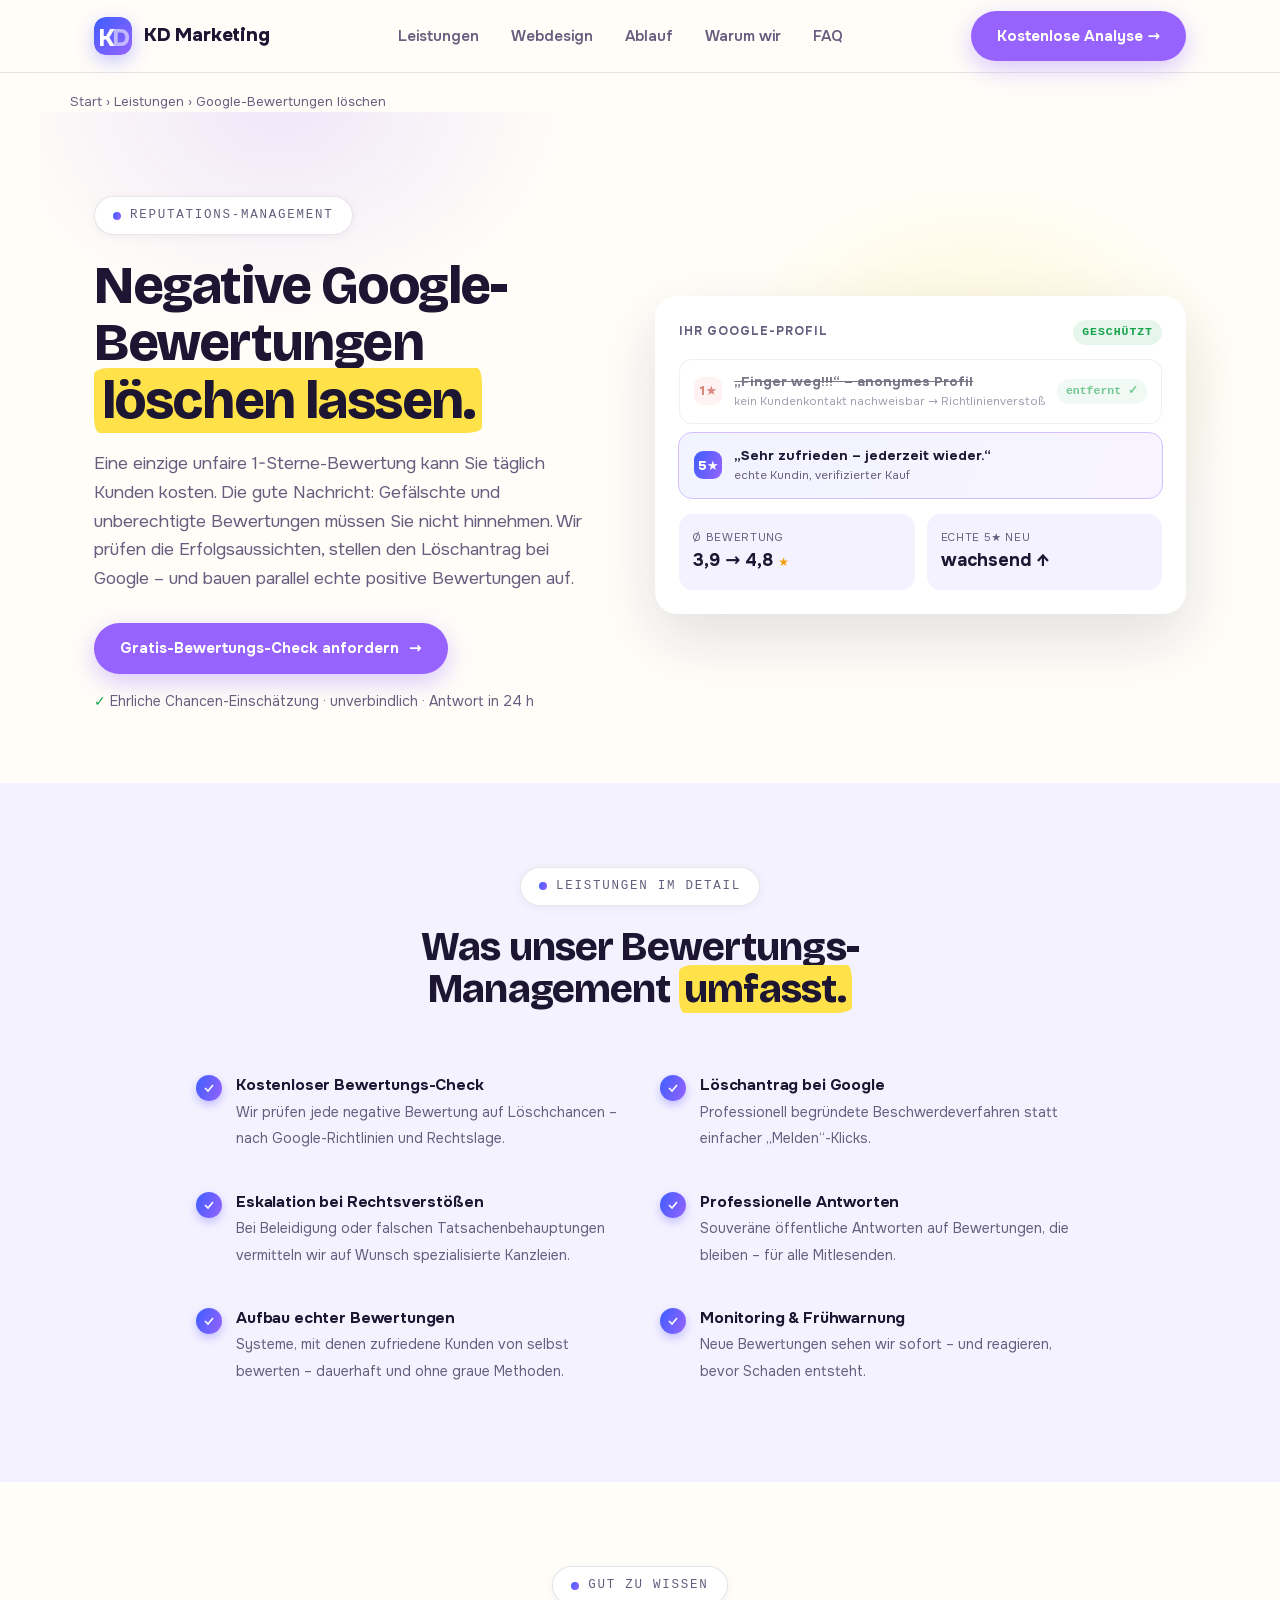
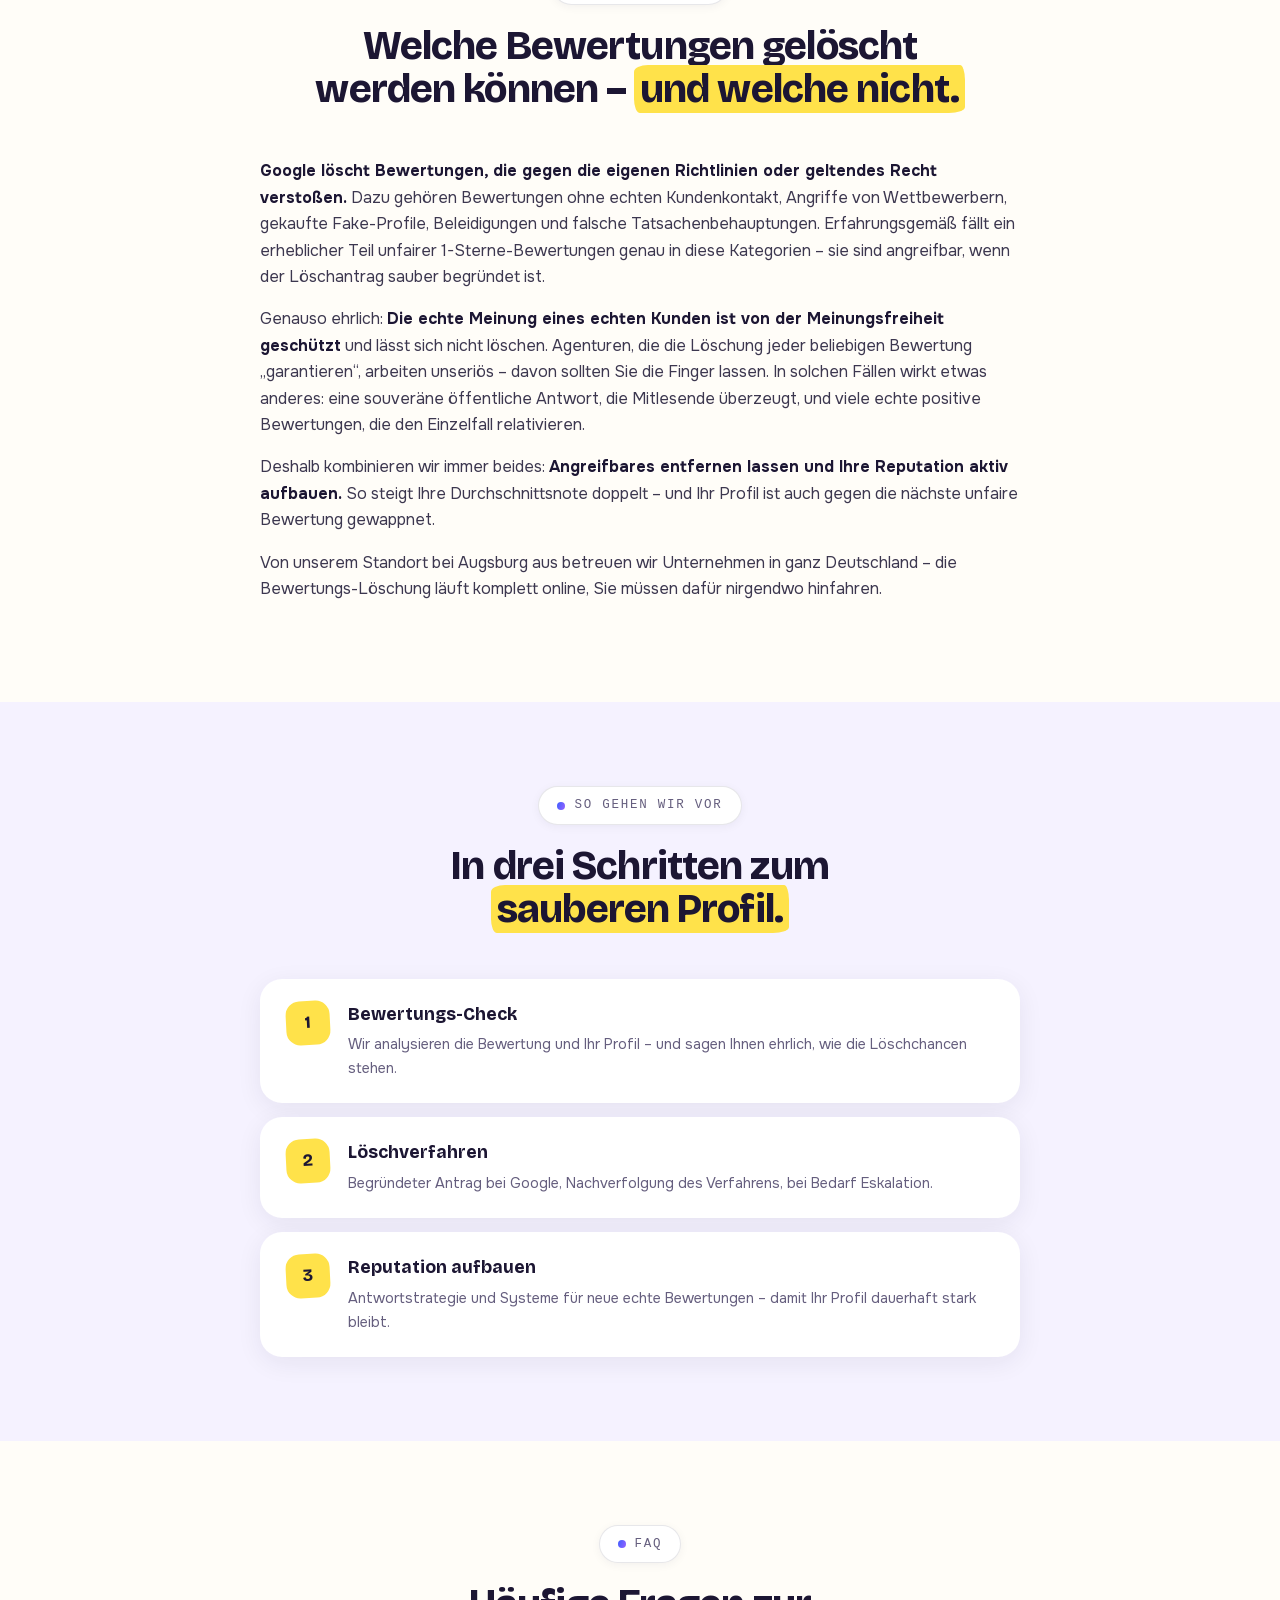
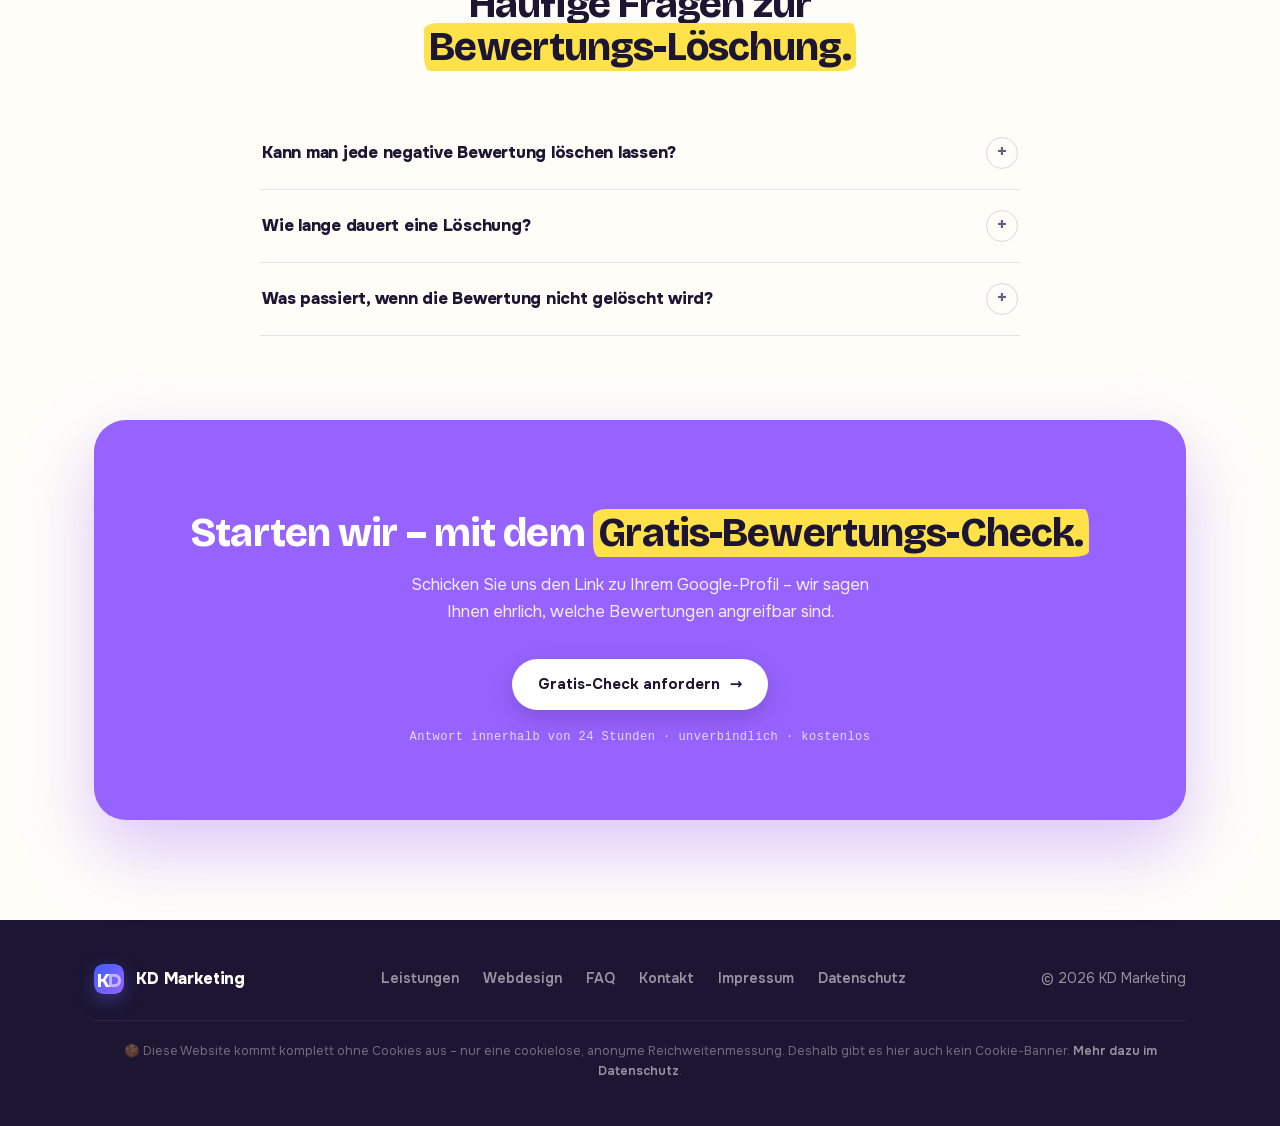
<file: bewertungen-loeschen/index.html>
<!DOCTYPE html>
<html lang="de">
<head>
<meta charset="UTF-8">
<meta name="viewport" content="width=device-width, initial-scale=1.0">
<title>Negative Google Bewertungen löschen lassen | KD Marketing</title>
<meta name="description" content="Unberechtigte oder gefälschte Google-Bewertungen löschen lassen: ehrlicher Chancen-Check, Löschantrag bei Google, Aufbau echter 5-Sterne-Bewertungen.">
<link rel="canonical" href="https://kd-marketing.com/bewertungen-loeschen/">
<meta property="og:type" content="website">
<meta property="og:site_name" content="KD Marketing">
<meta property="og:locale" content="de_DE">
<meta property="og:title" content="Negative Google Bewertungen löschen lassen | KD Marketing">
<meta property="og:description" content="Unberechtigte oder gefälschte Google-Bewertungen löschen lassen: ehrlicher Chancen-Check, Löschantrag bei Google, Aufbau echter 5-Sterne-Bewertungen.">
<meta property="og:url" content="https://kd-marketing.com/bewertungen-loeschen/">
<meta property="og:image" content="https://kd-marketing.com/og-image.png">
<meta property="og:image:width" content="1200">
<meta property="og:image:height" content="630">
<meta name="twitter:card" content="summary_large_image">
<link rel="icon" href="/favicon.svg" type="image/svg+xml">
<link rel="icon" href="/favicon-32.png" type="image/png" sizes="32x32">
<link rel="apple-touch-icon" href="/apple-touch-icon.png">
<meta name="theme-color" content="#fffdf8">
<link rel="preload" href="/fonts/onest-latin.woff2" as="font" type="font/woff2" crossorigin>
<link rel="stylesheet" href="/fonts/onest.css">
<script type="application/ld+json">
{"@context": "https://schema.org", "@type": "Service", "name": "Bewertungs-Management & Löschung unberechtigter Google-Bewertungen", "serviceType": "Reputationsmanagement", "description": "Unberechtigte oder gefälschte Google-Bewertungen löschen lassen: ehrlicher Chancen-Check, Löschantrag bei Google, Aufbau echter 5-Sterne-Bewertungen.", "url": "https://kd-marketing.com/bewertungen-loeschen/", "provider": {"@id": "https://kd-marketing.com/#organization", "@type": "ProfessionalService", "name": "KD Marketing UG (haftungsbeschränkt)", "url": "https://kd-marketing.com/"}, "areaServed": "DE"}
</script>
<script type="application/ld+json">
{"@context": "https://schema.org", "@type": "BreadcrumbList", "itemListElement": [{"@type": "ListItem", "position": 1, "name": "Start", "item": "https://kd-marketing.com/"}, {"@type": "ListItem", "position": 2, "name": "Google-Bewertungen löschen", "item": "https://kd-marketing.com/bewertungen-loeschen/"}]}
</script>
<script type="application/ld+json">
{"@context": "https://schema.org", "@type": "FAQPage", "mainEntity": [{"@type": "Question", "name": "Kann man jede negative Bewertung löschen lassen?", "acceptedAnswer": {"@type": "Answer", "text": "Nein – und wer Ihnen das verspricht, arbeitet unseriös. Gelöscht wird, was gegen Googles Richtlinien oder geltendes Recht verstößt: Fake-Bewertungen, Bewertungen ohne echten Kundenkontakt, Beleidigungen und falsche Tatsachenbehauptungen. Die echte Meinung eines echten Kunden ist von der Meinungsfreiheit geschützt. Nach dem kostenlosen Check sagen wir Ihnen ehrlich, wie Ihre Chancen stehen."}}, {"@type": "Question", "name": "Wie lange dauert eine Löschung?", "acceptedAnswer": {"@type": "Answer", "text": "Bei klaren Richtlinienverstößen entscheidet Google oft innerhalb von 1–2 Wochen. Strittige Fälle, in denen Google den Verfasser zur Stellungnahme auffordert, können mehrere Wochen dauern. Sie erhalten von uns laufend den Zwischenstand."}}, {"@type": "Question", "name": "Was passiert, wenn die Bewertung nicht gelöscht wird?", "acceptedAnswer": {"@type": "Answer", "text": "Dann reagieren wir strategisch: mit einer souveränen öffentlichen Antwort, die Mitlesende überzeugt, und mit dem gezielten Aufbau echter positiver Bewertungen – so verliert die einzelne Negativ-Bewertung schnell an Gewicht und Ihre Durchschnittsnote steigt wieder."}}]}
</script>
<style>
:root{
  --ink:#1c1633;--ink-soft:#655e7e;--paper:#fffdf8;--paper-soft:#f5f2ff;
  --line:rgba(28,22,51,.1);--blue:#3d5eff;--violet:#9763ff;--marker:#ffe24a;
  --grad:linear-gradient(112deg,#3d5eff 0%,#9763ff 100%);
  --dark:#1c1633;
  --font:'Onest',system-ui,sans-serif;
  --display:'Bricolage Grotesque','Onest',system-ui,sans-serif;
  --mono:ui-monospace,'SF Mono',SFMono-Regular,Menlo,Consolas,monospace;
}
*{margin:0;padding:0;box-sizing:border-box}
html{scroll-behavior:smooth}
section[id]{scroll-margin-top:80px}
a,button,summary{touch-action:manipulation}
:focus-visible{outline:2.5px solid var(--blue);outline-offset:3px;border-radius:6px}
h1,h2,h3{text-wrap:balance}
@media (prefers-reduced-motion:reduce){*,*::before,*::after{animation:none!important;transition:none!important}html{scroll-behavior:auto}}
body{font-family:var(--font);background:var(--paper);color:var(--ink);line-height:1.65;-webkit-font-smoothing:antialiased}
a{color:inherit;text-decoration:none}
.wrap{max-width:1140px;margin:0 auto;padding:0 24px}
header{position:sticky;top:0;z-index:50;background:rgba(255,253,248,.85);backdrop-filter:blur(14px);-webkit-backdrop-filter:blur(14px);border-bottom:1px solid var(--line)}
.nav{display:flex;align-items:center;justify-content:space-between;height:72px}
.logo{display:flex;align-items:center;gap:12px;font-weight:800;font-size:19px;letter-spacing:-.01em}
.logo-mark{width:38px;height:38px;border-radius:12px;display:block;flex:0 0 auto;box-shadow:0 6px 18px rgba(97,94,255,.35)}
.nav-links{display:flex;gap:32px;font-weight:600;font-size:15px;color:var(--ink-soft)}
.nav-links a:hover{color:var(--ink)}
.btn{display:inline-flex;align-items:center;gap:10px;background:var(--violet);color:#fff;font-weight:700;font-size:15px;padding:13px 26px;border-radius:999px;box-shadow:0 8px 24px rgba(151,99,255,.35);transition:transform .2s,filter .2s}
.btn:hover{transform:translateY(-2px);filter:brightness(1.06)}
.btn.light{background:#fff;color:var(--ink);box-shadow:0 8px 24px rgba(28,22,51,.18)}
.eyebrow{display:inline-flex;align-items:center;gap:9px;font-family:var(--mono);font-size:12.5px;font-weight:500;letter-spacing:.14em;text-transform:uppercase;color:var(--ink-soft);background:#fff;border:1px solid var(--line);padding:8px 18px;border-radius:999px;box-shadow:0 2px 10px rgba(28,22,51,.05)}
.eyebrow .dot{width:8px;height:8px;border-radius:50%;background:var(--grad)}
.hl{background:var(--marker);border-radius:14px 5px 16px 6px/7px 15px 6px 14px;padding:0 .14em;box-decoration-break:clone;-webkit-box-decoration-break:clone}
.hero{position:relative;overflow:hidden;padding:84px 0 70px}
.hero-glow{position:absolute;left:50%;top:-220px;transform:translateX(-50%);width:1200px;height:700px;pointer-events:none;background:radial-gradient(420px 320px at 20% 30%,rgba(151,99,255,.14),transparent 70%),radial-gradient(380px 300px at 78% 70%,rgba(255,226,74,.2),transparent 70%)}
.hero .wrap{position:relative;display:grid;grid-template-columns:1.05fr .95fr;gap:56px;align-items:center}
h1{font-family:var(--display);font-weight:780;font-size:clamp(33px,4.6vw,54px);line-height:1.06;letter-spacing:-.026em;margin:22px 0 0}
.lead{margin:20px 0 30px;font-size:17.5px;color:var(--ink-soft)}
.hero-note{margin-top:16px;font-size:14px;color:var(--ink-soft)}
.hero-note .ok{color:#16a34a;font-weight:700}
section{padding:84px 0}
.sec-head{max-width:680px;margin:0 auto 48px;text-align:center}
h2{font-family:var(--display);font-weight:760;font-size:clamp(26px,3.6vw,40px);line-height:1.07;letter-spacing:-.022em;margin-top:20px}
.sec-head p{margin-top:14px;color:var(--ink-soft);font-size:16.5px}
.soft{background:var(--paper-soft)}
.benefits{display:grid;grid-template-columns:1fr 1fr;gap:10px 28px;max-width:900px;margin:0 auto}
.b-item{display:flex;gap:14px;padding:14px 6px}
.check{flex:0 0 26px;width:26px;height:26px;border-radius:50%;margin-top:2px;background:var(--grad);display:grid;place-items:center;box-shadow:0 4px 10px rgba(97,94,255,.35)}
.check svg{width:12px;height:12px;stroke:#fff;stroke-width:3.2;fill:none}
.b-item b{display:block;font-size:15.5px;letter-spacing:-.01em}
.b-item span{font-size:14px;color:var(--ink-soft)}
.steps{max-width:760px;margin:0 auto;display:flex;flex-direction:column;gap:14px}
.step{display:flex;gap:18px;background:#fff;border-radius:22px;padding:22px 26px;box-shadow:0 6px 26px rgba(28,22,51,.07)}
.step i{flex:0 0 44px;width:44px;height:44px;border-radius:14px;display:grid;place-items:center;font-family:var(--display);font-weight:750;font-size:17px;background:var(--marker);color:var(--ink);transform:rotate(-3deg);font-style:normal}
.step b{display:block;font-family:var(--display);font-size:17.5px;font-weight:740;margin-bottom:4px}
.step p{font-size:14.5px;color:var(--ink-soft)}
.prose{max-width:760px;margin:0 auto;font-size:16px;color:#3c374f}
.prose p{margin-bottom:16px}
.prose strong{color:var(--ink)}
.faq-list{max-width:760px;margin:0 auto}
.faq-item{border-bottom:1px solid var(--line)}
.faq-item summary{list-style:none;cursor:pointer;display:flex;align-items:center;justify-content:space-between;gap:16px;padding:20px 2px;font-size:16.5px;font-weight:800;letter-spacing:-.015em}
.faq-item summary::-webkit-details-marker{display:none}
.faq-item summary .fx{flex:0 0 32px;width:32px;height:32px;border-radius:50%;border:1.5px solid rgba(28,22,51,.16);display:grid;place-items:center;font-weight:600;font-size:18px;color:var(--ink-soft);transition:transform .25s,background .25s,color .25s,border-color .25s}
.faq-item[open] summary .fx{transform:rotate(45deg);background:var(--grad);color:#fff;border-color:transparent}
.faq-item .faq-a{padding:0 44px 20px 2px;color:var(--ink-soft);font-size:15px}
.cta-band{padding:0 0 100px}
.cta-inner{position:relative;overflow:hidden;border-radius:32px;background:var(--violet);color:#fff;text-align:center;padding:72px 32px;box-shadow:0 30px 70px rgba(151,99,255,.35)}
.cta-inner h2{color:#fff}
.cta-inner .hl{background:var(--marker);color:var(--ink)}
.cta-inner p{margin:16px auto 34px;max-width:480px;color:rgba(255,255,255,.88);font-size:16.5px}
.cta-note{margin-top:18px;font-family:var(--mono);font-size:12px;letter-spacing:.04em;color:rgba(255,255,255,.75)}
.crumbs{font-size:13px;color:var(--ink-soft);padding:18px 0 0}
.crumbs a{color:var(--ink-soft)}.crumbs a:hover{color:var(--ink)}
footer{background:var(--dark);color:rgba(255,255,255,.55);padding:44px 0;font-size:14px}
.foot{display:flex;justify-content:space-between;align-items:center;gap:20px;flex-wrap:wrap}
.foot .logo{font-size:16px;color:#fff}
.foot .logo-mark{width:30px;height:30px;border-radius:9px}
.foot-links{display:flex;gap:24px;font-weight:600}
.foot-links a:hover{color:#fff}
.nocookie{margin-top:26px;padding-top:20px;border-top:1px solid rgba(255,255,255,.08);text-align:center;font-size:12.5px;color:rgba(255,255,255,.38)}
.nocookie a{color:rgba(255,255,255,.55);font-weight:600}
.nocookie a:hover{color:#fff}
/* ---- visuals ---- */
.vis{position:relative}
.vis-card{background:#fff;border-radius:22px;padding:24px;box-shadow:0 24px 60px rgba(28,22,51,.12)}
.vis-h{font-size:12px;font-weight:700;letter-spacing:.08em;text-transform:uppercase;color:var(--ink-soft);margin-bottom:14px;display:flex;justify-content:space-between;align-items:center}
.vis-h .up{font-family:var(--mono);font-size:11.5px;font-weight:600;color:#16a34a;background:rgba(22,163,74,.1);border-radius:999px;padding:3px 9px}
.serp-row{display:flex;align-items:center;gap:12px;border:1px solid var(--line);border-radius:13px;padding:11px 14px;background:#fff;margin-bottom:9px}
.serp-row.win{background:linear-gradient(112deg,rgba(61,94,255,.07),rgba(151,99,255,.07));outline:1.5px solid rgba(151,99,255,.4);border-color:transparent}
.pos{width:28px;height:28px;border-radius:9px;flex:0 0 28px;display:grid;place-items:center;font-weight:800;font-size:13px;background:#f1eefb;color:var(--ink-soft)}
.serp-row.win .pos{background:var(--grad);color:#fff}
.sr-txt{min-width:0;flex:1}
.sr-txt b{display:block;font-size:13.5px;white-space:nowrap;overflow:hidden;text-overflow:ellipsis}
.sr-txt span{display:block;font-size:11.5px;color:var(--ink-soft);white-space:nowrap;overflow:hidden;text-overflow:ellipsis}
.ghost{height:8px;border-radius:4px;background:#efedf7}
.tbars{display:flex;align-items:flex-end;gap:6px;height:110px;margin-top:8px}
.tbars i{flex:1;border-radius:6px 6px 3px 3px;background:linear-gradient(180deg,#b9c5ff,#7c96ff)}
.tbars i:last-child{background:var(--grad)}
.map-vis{position:relative;height:130px;border-radius:14px;overflow:hidden;background:radial-gradient(circle at 62% 42%,rgba(151,99,255,.16),transparent 55%),#f2effa;margin-bottom:14px}
.map-vis::before,.map-vis::after{content:"";position:absolute;background:#e2ddf0}
.map-vis::before{left:0;right:0;top:56px;height:10px;transform:rotate(-6deg)}
.map-vis::after{top:0;bottom:0;left:58%;width:10px;transform:rotate(14deg)}
.pin{position:absolute;left:58%;top:40px;width:34px;height:34px;transform:translateX(-50%);background:var(--grad);border-radius:50% 50% 50% 0;rotate:-45deg;box-shadow:0 8px 18px rgba(97,94,255,.45)}
.pin::after{content:"";position:absolute;inset:9px;background:#fff;border-radius:50%}
.stars{color:#f59e0b;letter-spacing:2px;font-size:13px}
.chat{display:flex;flex-direction:column;gap:10px}
.bubble{border-radius:16px;padding:12px 16px;font-size:13.5px;max-width:92%}
.bubble.q{background:#f1eefb;align-self:flex-end;border-bottom-right-radius:5px}
.bubble.a{background:#fff;border:1px solid var(--line);align-self:flex-start;border-bottom-left-radius:5px;box-shadow:0 4px 14px rgba(28,22,51,.06)}
.bubble.a mark{background:var(--marker);border-radius:5px;padding:0 4px}
.doc-lines{display:flex;flex-direction:column;gap:8px;margin-bottom:16px}
.doc-lines .ghost.t{height:12px;background:#241d3d;width:62%}
.gauge{display:flex;gap:10px;align-items:flex-end;height:90px;margin-top:6px}
.gauge i{flex:1;border-radius:8px 8px 4px 4px}
@media(max-width:900px){
  .nav-links{display:none}
  .hero .wrap{grid-template-columns:1fr;gap:40px}
  .benefits{grid-template-columns:1fr}
}
@media(max-width:600px){
  .nav{height:64px}.logo{font-size:16px;gap:9px}.logo-mark{width:32px;height:32px}
  .nav .btn{padding:10px 16px;font-size:13px;white-space:nowrap}
  section{padding:64px 0}.hero{padding:64px 0 56px}
}
</style>
</head>
<body>

<header>
  <div class="wrap nav">
    <a class="logo" href="/"><svg class="logo-mark" viewBox="0 0 52 52" aria-hidden="true"><defs><linearGradient id="lg1" x1="0" y1="0" x2="1" y2="1"><stop offset="0" stop-color="#3d5eff"/><stop offset="1" stop-color="#9763ff"/></linearGradient></defs><rect width="52" height="52" rx="15" fill="url(#lg1)"/><text x="6" y="39" font-family="Onest,Arial,sans-serif" font-weight="800" font-size="33" fill="#fff" letter-spacing="-2">K</text><text x="24.5" y="39" font-family="Onest,Arial,sans-serif" font-weight="800" font-size="33" fill="#fff" opacity=".55" letter-spacing="-2">D</text></svg> KD&nbsp;Marketing</a>
    <nav class="nav-links">
      <a href="/#leistungen">Leistungen</a>
      <a href="/#webdesign">Webdesign</a>
      <a href="/#ablauf">Ablauf</a>
      <a href="/#warum">Warum wir</a>
      <a href="/#faq">FAQ</a>
    </nav>
    <a class="btn" href="#kontakt">Kostenlose Analyse →</a>
  </div>
</header>

<div class="wrap crumbs"><a href="/">Start</a> › <a href="/#leistungen">Leistungen</a> › Google-Bewertungen löschen</div>

<section class="hero">
  <div class="hero-glow"></div>
  <div class="wrap">
    <div>
      <div class="eyebrow"><span class="dot"></span> Reputations-Management</div>
      <h1>Negative Google-Bewertungen <span class="hl">löschen lassen.</span></h1>
      <p class="lead">Eine einzige unfaire 1-Sterne-Bewertung kann Sie täglich Kunden kosten. Die gute Nachricht: Gefälschte und unberechtigte Bewertungen müssen Sie nicht hinnehmen. Wir prüfen die Erfolgsaussichten, stellen den Löschantrag bei Google – und bauen parallel echte positive Bewertungen auf.</p>
      <a class="btn" href="#kontakt">Gratis-Bewertungs-Check anfordern <span aria-hidden="true">→</span></a>
      <div class="hero-note"><span class="ok">✓</span> Ehrliche Chancen-Einschätzung · unverbindlich · Antwort in 24&nbsp;h</div>
    </div>
    <figure class="vis" aria-label="Beispiel: unberechtigte 1-Sterne-Bewertung entfernt, Durchschnittsnote steigt">
      <div class="vis-card">
        <div class="vis-h">Ihr Google-Profil <span class="up">geschützt</span></div>
        <div class="serp-row" style="opacity:.6">
          <span class="pos" style="background:#fdeaea;color:#c0392b">1★</span>
          <span class="sr-txt"><b style="text-decoration:line-through">„Finger weg!!!“ – anonymes Profil</b><span>kein Kundenkontakt nachweisbar → Richtlinienverstoß</span></span>
          <span style="font-family:var(--mono);font-size:11.5px;font-weight:600;color:#16a34a;background:rgba(22,163,74,.1);border-radius:999px;padding:3px 9px;white-space:nowrap">entfernt ✓</span>
        </div>
        <div class="serp-row win">
          <span class="pos">5★</span>
          <span class="sr-txt"><b>„Sehr zufrieden – jederzeit wieder.“</b><span>echte Kundin, verifizierter Kauf</span></span>
        </div>
        <div style="display:flex;gap:12px;margin-top:16px">
          <div style="flex:1;background:#f5f2ff;border-radius:14px;padding:14px"><div style="font-size:11px;color:var(--ink-soft);text-transform:uppercase;letter-spacing:.06em">Ø Bewertung</div><b style="font-size:18px">3,9 → 4,8 <span class="stars" style="font-size:12px">★</span></b></div>
          <div style="flex:1;background:#f5f2ff;border-radius:14px;padding:14px"><div style="font-size:11px;color:var(--ink-soft);text-transform:uppercase;letter-spacing:.06em">Echte 5★ neu</div><b style="font-size:18px">wachsend ↑</b></div>
        </div>
      </div>
    </figure>
  </div>
</section>

<section class="soft">
  <div class="wrap">
    <div class="sec-head">
      <div class="eyebrow"><span class="dot"></span> Leistungen im Detail</div>
      <h2>Was unser Bewertungs-Management <span class="hl">umfasst.</span></h2>
    </div>
    <div class="benefits">
      <div class="b-item"><span class="check"><svg aria-hidden="true" viewBox="0 0 24 24"><path d="M4 12l6 6L20 6"/></svg></span><div><b>Kostenloser Bewertungs-Check</b><span>Wir prüfen jede negative Bewertung auf Löschchancen – nach Google-Richtlinien und Rechtslage.</span></div></div>
      <div class="b-item"><span class="check"><svg aria-hidden="true" viewBox="0 0 24 24"><path d="M4 12l6 6L20 6"/></svg></span><div><b>Löschantrag bei Google</b><span>Professionell begründete Beschwerdeverfahren statt einfacher „Melden“-Klicks.</span></div></div>
      <div class="b-item"><span class="check"><svg aria-hidden="true" viewBox="0 0 24 24"><path d="M4 12l6 6L20 6"/></svg></span><div><b>Eskalation bei Rechtsverstößen</b><span>Bei Beleidigung oder falschen Tatsachenbehauptungen vermitteln wir auf Wunsch spezialisierte Kanzleien.</span></div></div>
      <div class="b-item"><span class="check"><svg aria-hidden="true" viewBox="0 0 24 24"><path d="M4 12l6 6L20 6"/></svg></span><div><b>Professionelle Antworten</b><span>Souveräne öffentliche Antworten auf Bewertungen, die bleiben – für alle Mitlesenden.</span></div></div>
      <div class="b-item"><span class="check"><svg aria-hidden="true" viewBox="0 0 24 24"><path d="M4 12l6 6L20 6"/></svg></span><div><b>Aufbau echter Bewertungen</b><span>Systeme, mit denen zufriedene Kunden von selbst bewerten – dauerhaft und ohne graue Methoden.</span></div></div>
      <div class="b-item"><span class="check"><svg aria-hidden="true" viewBox="0 0 24 24"><path d="M4 12l6 6L20 6"/></svg></span><div><b>Monitoring & Frühwarnung</b><span>Neue Bewertungen sehen wir sofort – und reagieren, bevor Schaden entsteht.</span></div></div>
    </div>
  </div>
</section>

<section>
  <div class="wrap">
    <div class="sec-head">
      <div class="eyebrow"><span class="dot"></span> Gut zu wissen</div>
      <h2>Welche Bewertungen gelöscht werden können – <span class="hl">und welche nicht.</span></h2>
    </div>
    <div class="prose">
<p><strong>Google löscht Bewertungen, die gegen die eigenen Richtlinien oder geltendes Recht verstoßen.</strong> Dazu gehören Bewertungen ohne echten Kundenkontakt, Angriffe von Wettbewerbern, gekaufte Fake-Profile, Beleidigungen und falsche Tatsachenbehauptungen. Erfahrungsgemäß fällt ein erheblicher Teil unfairer 1-Sterne-Bewertungen genau in diese Kategorien – sie sind angreifbar, wenn der Löschantrag sauber begründet ist.</p>
<p>Genauso ehrlich: <strong>Die echte Meinung eines echten Kunden ist von der Meinungsfreiheit geschützt</strong> und lässt sich nicht löschen. Agenturen, die die Löschung jeder beliebigen Bewertung „garantieren“, arbeiten unseriös – davon sollten Sie die Finger lassen. In solchen Fällen wirkt etwas anderes: eine souveräne öffentliche Antwort, die Mitlesende überzeugt, und viele echte positive Bewertungen, die den Einzelfall relativieren.</p>
<p>Deshalb kombinieren wir immer beides: <strong>Angreifbares entfernen lassen und Ihre Reputation aktiv aufbauen.</strong> So steigt Ihre Durchschnittsnote doppelt – und Ihr Profil ist auch gegen die nächste unfaire Bewertung gewappnet.</p>
<p>Von unserem Standort bei Augsburg aus betreuen wir Unternehmen in ganz Deutschland – die Bewertungs-Löschung läuft komplett online, Sie müssen dafür nirgendwo hinfahren.</p>
    </div>
  </div>
</section>

<section class="soft">
  <div class="wrap">
    <div class="sec-head">
      <div class="eyebrow"><span class="dot"></span> So gehen wir vor</div>
      <h2>In drei Schritten zum <span class="hl">sauberen Profil.</span></h2>
    </div>
    <div class="steps">
      <div class="step"><i>1</i><div><b>Bewertungs-Check</b><p>Wir analysieren die Bewertung und Ihr Profil – und sagen Ihnen ehrlich, wie die Löschchancen stehen.</p></div></div>
      <div class="step"><i>2</i><div><b>Löschverfahren</b><p>Begründeter Antrag bei Google, Nachverfolgung des Verfahrens, bei Bedarf Eskalation.</p></div></div>
      <div class="step"><i>3</i><div><b>Reputation aufbauen</b><p>Antwortstrategie und Systeme für neue echte Bewertungen – damit Ihr Profil dauerhaft stark bleibt.</p></div></div>
    </div>
  </div>
</section>

<section>
  <div class="wrap">
    <div class="sec-head">
      <div class="eyebrow"><span class="dot"></span> FAQ</div>
      <h2>Häufige Fragen zur <span class="hl">Bewertungs-Löschung.</span></h2>
    </div>
    <div class="faq-list">
      <details class="faq-item">
        <summary>Kann man jede negative Bewertung löschen lassen?<span class="fx">+</span></summary>
        <div class="faq-a">Nein – und wer Ihnen das verspricht, arbeitet unseriös. Gelöscht wird, was gegen Googles Richtlinien oder geltendes Recht verstößt: Fake-Bewertungen, Bewertungen ohne echten Kundenkontakt, Beleidigungen und falsche Tatsachenbehauptungen. Die echte Meinung eines echten Kunden ist von der Meinungsfreiheit geschützt. Nach dem kostenlosen Check sagen wir Ihnen ehrlich, wie Ihre Chancen stehen.</div>
      </details>
      <details class="faq-item">
        <summary>Wie lange dauert eine Löschung?<span class="fx">+</span></summary>
        <div class="faq-a">Bei klaren Richtlinienverstößen entscheidet Google oft innerhalb von 1–2 Wochen. Strittige Fälle, in denen Google den Verfasser zur Stellungnahme auffordert, können mehrere Wochen dauern. Sie erhalten von uns laufend den Zwischenstand.</div>
      </details>
      <details class="faq-item">
        <summary>Was passiert, wenn die Bewertung nicht gelöscht wird?<span class="fx">+</span></summary>
        <div class="faq-a">Dann reagieren wir strategisch: mit einer souveränen öffentlichen Antwort, die Mitlesende überzeugt, und mit dem gezielten Aufbau echter positiver Bewertungen – so verliert die einzelne Negativ-Bewertung schnell an Gewicht und Ihre Durchschnittsnote steigt wieder.</div>
      </details>
    </div>
  </div>
</section>

<section class="cta-band" id="kontakt">
  <div class="wrap">
    <div class="cta-inner">
      <h2>Starten wir – mit dem <span class="hl">Gratis-Bewertungs-Check.</span></h2>
      <p>Schicken Sie uns den Link zu Ihrem Google-Profil – wir sagen Ihnen ehrlich, welche Bewertungen angreifbar sind.</p>
      <a class="btn light" href="mailto:info@kd-marketing.com?subject=Anfrage%20Bewertungs-Check">Gratis-Check anfordern <span aria-hidden="true">→</span></a>
      <div class="cta-note">Antwort innerhalb von 24 Stunden · unverbindlich · kostenlos</div>
    </div>
  </div>
</section>

<footer>
  <div class="wrap foot">
    <a class="logo" href="/"><svg class="logo-mark" viewBox="0 0 52 52" aria-hidden="true"><defs><linearGradient id="lg2" x1="0" y1="0" x2="1" y2="1"><stop offset="0" stop-color="#3d5eff"/><stop offset="1" stop-color="#9763ff"/></linearGradient></defs><rect width="52" height="52" rx="15" fill="url(#lg2)"/><text x="6" y="39" font-family="Onest,Arial,sans-serif" font-weight="800" font-size="33" fill="#fff" letter-spacing="-2">K</text><text x="24.5" y="39" font-family="Onest,Arial,sans-serif" font-weight="800" font-size="33" fill="#fff" opacity=".55" letter-spacing="-2">D</text></svg> KD&nbsp;Marketing</a>
    <div class="foot-links">
      <a href="/#leistungen">Leistungen</a>
      <a href="/#webdesign">Webdesign</a>
      <a href="/#faq">FAQ</a>
      <a href="/#kontakt">Kontakt</a>
      <a href="/impressum/">Impressum</a>
      <a href="/datenschutz/">Datenschutz</a>
    </div>
    <div>© 2026 KD Marketing</div>
  </div>
  <div class="wrap">
    <p class="nocookie">🍪 Diese Website kommt komplett ohne Cookies aus – nur eine cookielose, anonyme Reichweitenmessung. Deshalb gibt es hier auch kein Cookie-Banner. <a href="/datenschutz/">Mehr dazu im Datenschutz</a>.</p>
  </div>
</footer>

<!-- Cloudflare Web Analytics (cookielos, siehe Datenschutz Ziff. 5) --><script type="module" src="https://static.cloudflareinsights.com/beacon.min.js" data-cf-beacon='{"token": "807c49d5d8184582b12e681dba7c41f8"}'></script>
</body>
</html>
</file>
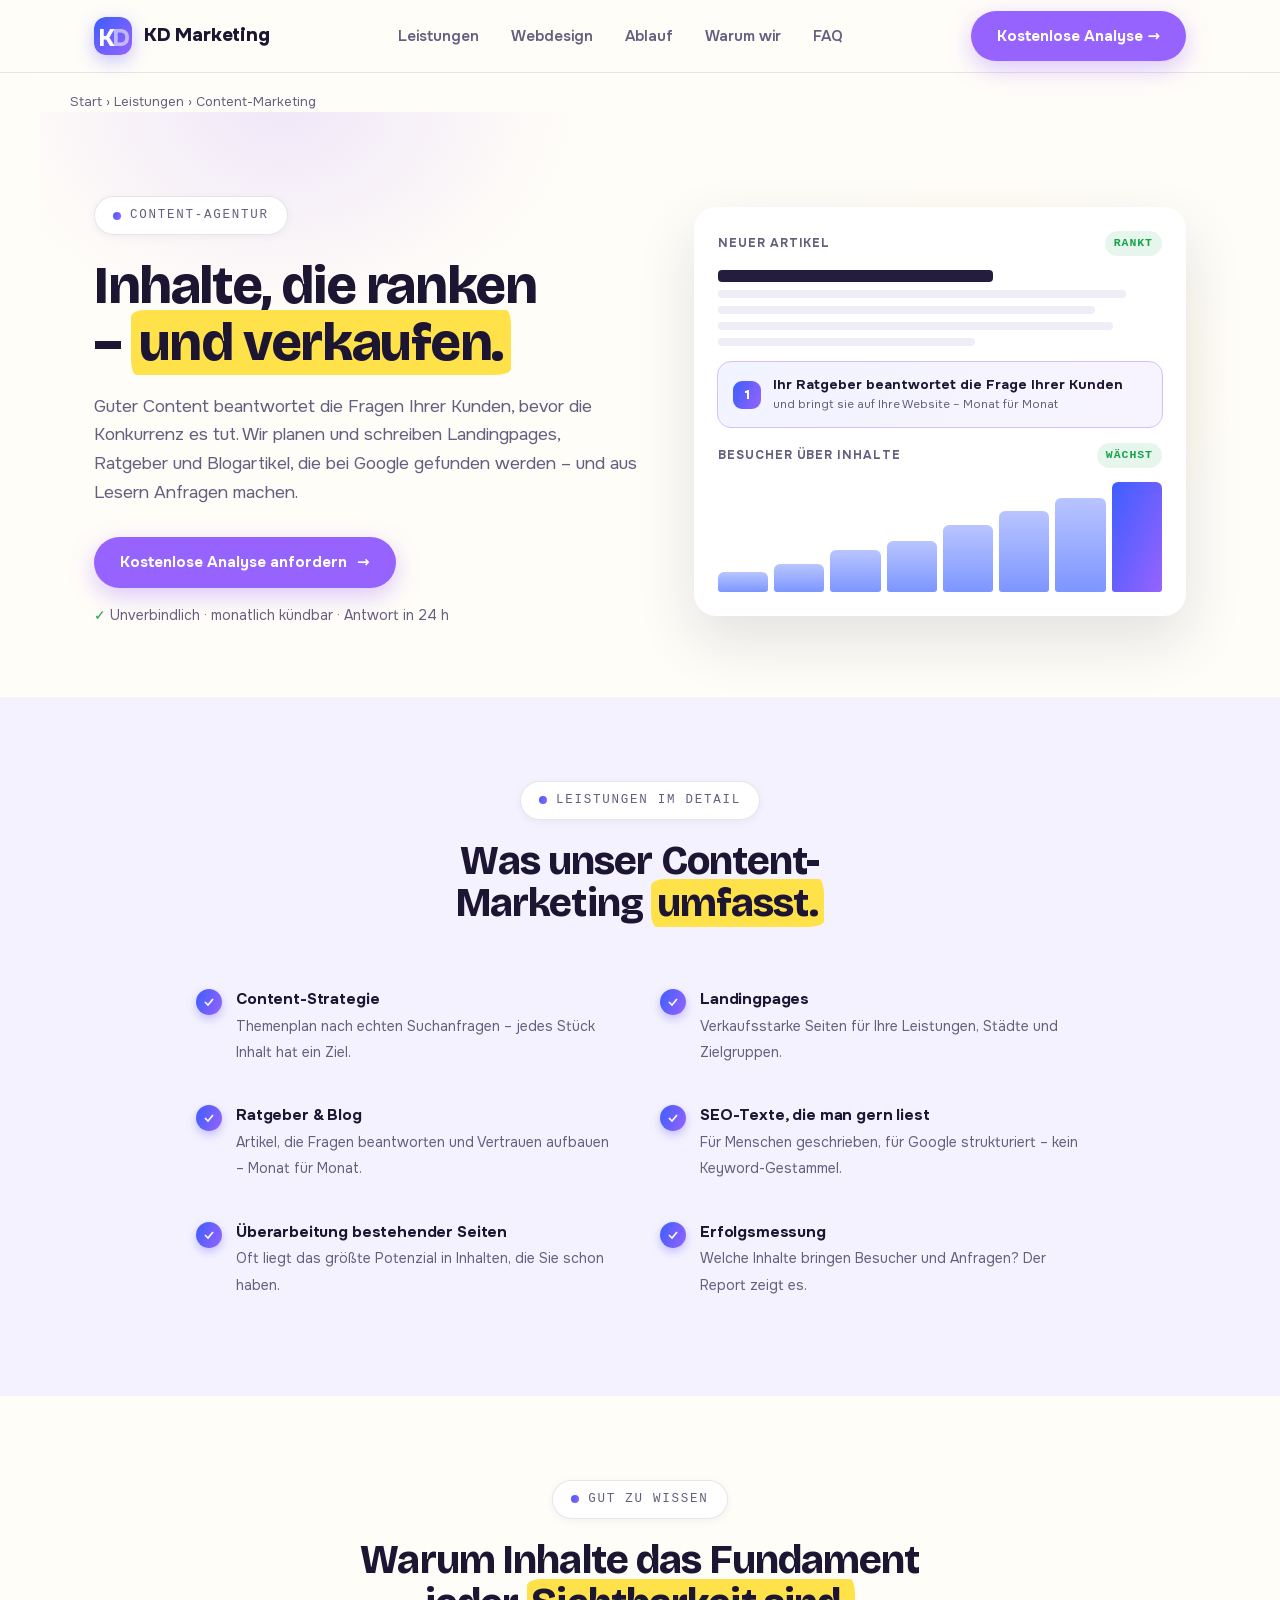
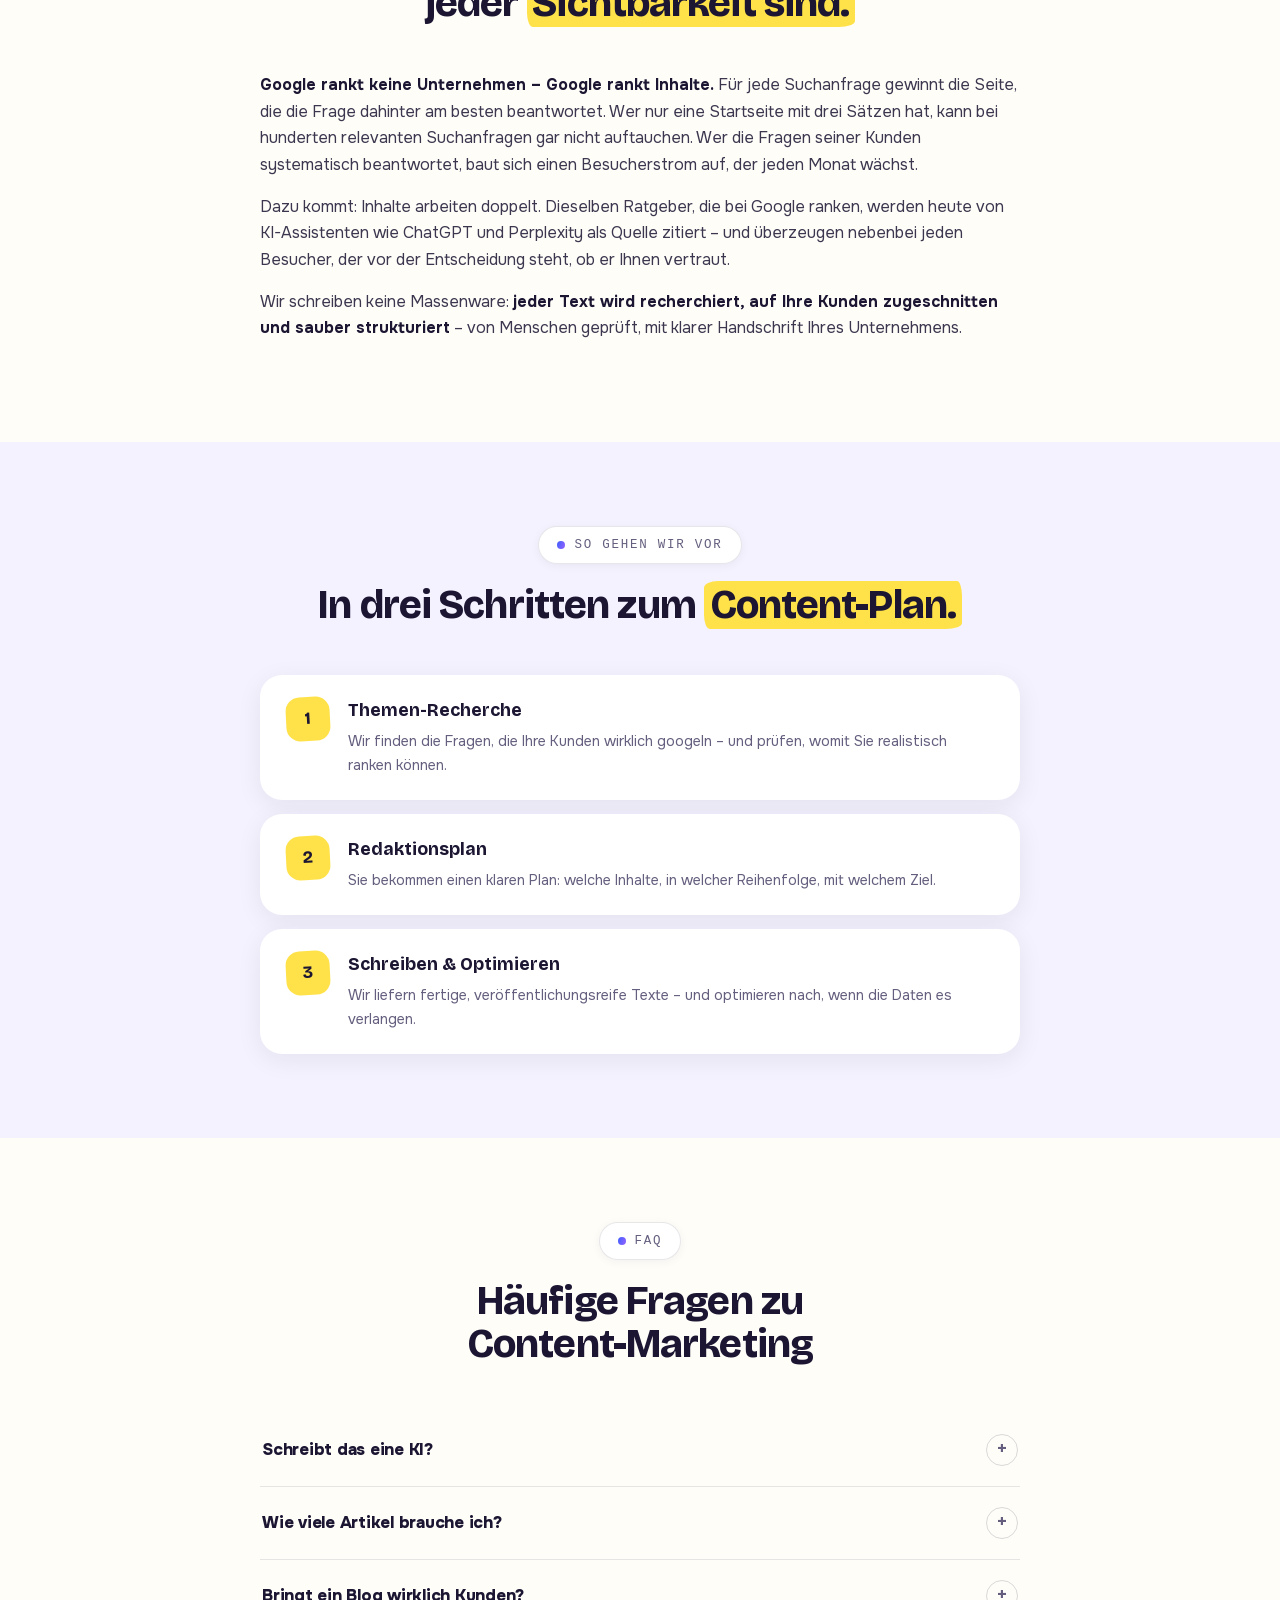
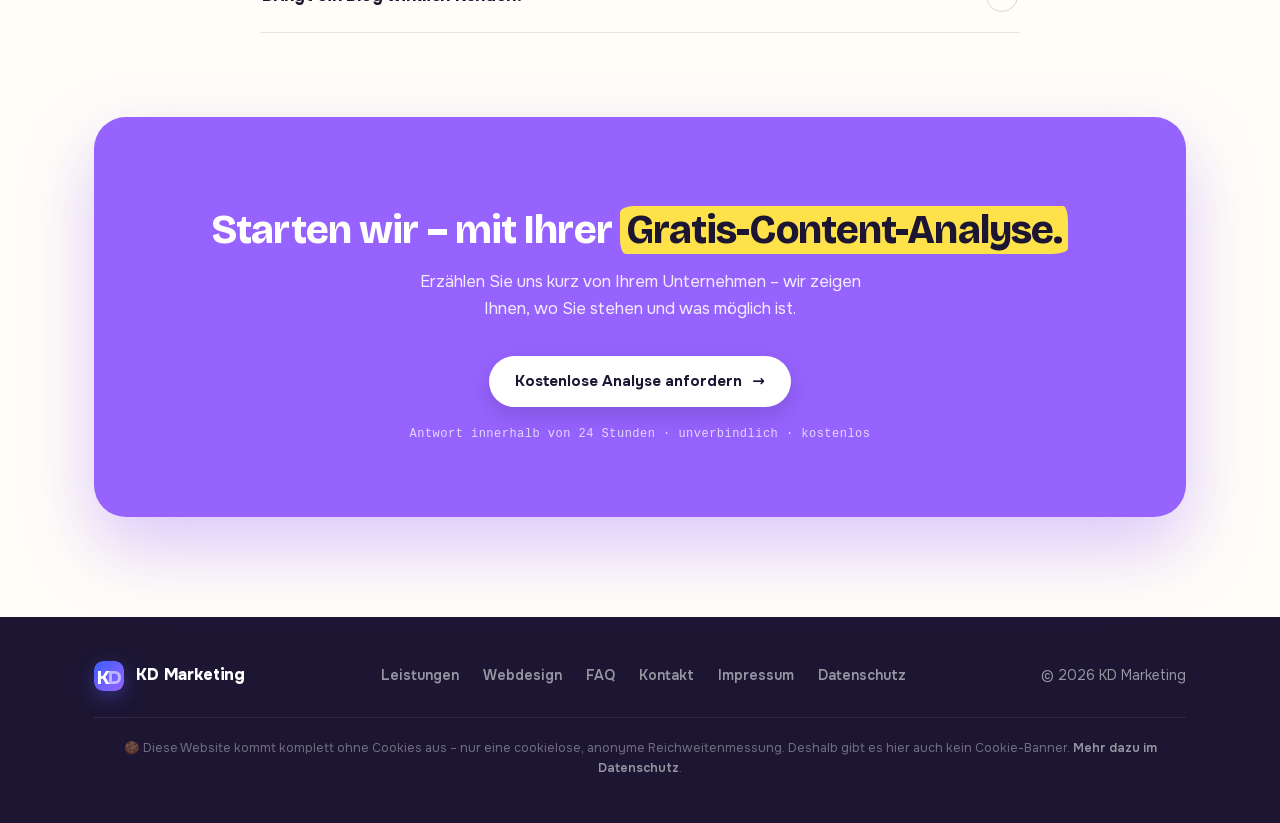
<file: content-marketing/index.html>
<!DOCTYPE html>
<html lang="de">
<head>
<meta charset="UTF-8">
<meta name="viewport" content="width=device-width, initial-scale=1.0">
<title>Content-Marketing Agentur Augsburg | KD Marketing</title>
<meta name="description" content="Content-Marketing von KD Marketing: Landingpages, Ratgeber und Blogartikel, die bei Google ranken und Besucher zu Kunden machen. Strategisch geplant, sauber umgesetzt.">
<link rel="canonical" href="https://kd-marketing.com/content-marketing/">
<meta property="og:type" content="website">
<meta property="og:site_name" content="KD Marketing">
<meta property="og:locale" content="de_DE">
<meta property="og:title" content="Content-Marketing Agentur Augsburg | KD Marketing">
<meta property="og:description" content="Content-Marketing von KD Marketing: Landingpages, Ratgeber und Blogartikel, die bei Google ranken und Besucher zu Kunden machen. Strategisch geplant, sauber umgesetzt.">
<meta property="og:url" content="https://kd-marketing.com/content-marketing/">
<meta property="og:image" content="https://kd-marketing.com/og-image.png">
<meta property="og:image:width" content="1200">
<meta property="og:image:height" content="630">
<meta name="twitter:card" content="summary_large_image">
<link rel="icon" href="/favicon.svg" type="image/svg+xml">
<link rel="icon" href="/favicon-32.png" type="image/png" sizes="32x32">
<link rel="apple-touch-icon" href="/apple-touch-icon.png">
<meta name="theme-color" content="#fffdf8">
<link rel="preload" href="/fonts/onest-latin.woff2" as="font" type="font/woff2" crossorigin>
<link rel="stylesheet" href="/fonts/onest.css">
<script type="application/ld+json">
{"@context": "https://schema.org", "@type": "Service", "name": "Content-Marketing", "serviceType": "Content-Marketing", "description": "Content-Marketing von KD Marketing: Landingpages, Ratgeber und Blogartikel, die bei Google ranken und Besucher zu Kunden machen. Strategisch geplant, sauber umgesetzt.", "url": "https://kd-marketing.com/content-marketing/", "provider": {"@id": "https://kd-marketing.com/#organization", "@type": "ProfessionalService", "name": "KD Marketing UG (haftungsbeschränkt)", "url": "https://kd-marketing.com/"}, "areaServed": "DE"}
</script>
<script type="application/ld+json">
{"@context": "https://schema.org", "@type": "BreadcrumbList", "itemListElement": [{"@type": "ListItem", "position": 1, "name": "Start", "item": "https://kd-marketing.com/"}, {"@type": "ListItem", "position": 2, "name": "Content-Marketing", "item": "https://kd-marketing.com/content-marketing/"}]}
</script>
<script type="application/ld+json">
{"@context": "https://schema.org", "@type": "FAQPage", "mainEntity": [{"@type": "Question", "name": "Schreibt das eine KI?", "acceptedAnswer": {"@type": "Answer", "text": "KI ist bei uns Werkzeug, nicht Abkürzung: Recherche, Struktur und Feinschliff macht ein Mensch. Jeder Text wird fachlich geprüft und klingt nach Ihrem Unternehmen – nicht nach Textbaukasten."}}, {"@type": "Question", "name": "Wie viele Artikel brauche ich?", "acceptedAnswer": {"@type": "Answer", "text": "Qualität schlägt Menge. Oft reichen ein bis zwei starke Inhalte pro Monat, konsequent über ein Jahr – das schlägt jede einmalige Text-Flut."}}, {"@type": "Question", "name": "Bringt ein Blog wirklich Kunden?", "acceptedAnswer": {"@type": "Answer", "text": "Ja, wenn er strategisch geplant ist: Ein Ratgeber, der eine Kauffrage beantwortet, bringt genau die Besucher, die kurz vor der Entscheidung stehen."}}]}
</script>
<style>
:root{
  --ink:#1c1633;--ink-soft:#655e7e;--paper:#fffdf8;--paper-soft:#f5f2ff;
  --line:rgba(28,22,51,.1);--blue:#3d5eff;--violet:#9763ff;--marker:#ffe24a;
  --grad:linear-gradient(112deg,#3d5eff 0%,#9763ff 100%);
  --dark:#1c1633;
  --font:'Onest',system-ui,sans-serif;
  --display:'Bricolage Grotesque','Onest',system-ui,sans-serif;
  --mono:ui-monospace,'SF Mono',SFMono-Regular,Menlo,Consolas,monospace;
}
*{margin:0;padding:0;box-sizing:border-box}
html{scroll-behavior:smooth}
section[id]{scroll-margin-top:80px}
a,button,summary{touch-action:manipulation}
:focus-visible{outline:2.5px solid var(--blue);outline-offset:3px;border-radius:6px}
h1,h2,h3{text-wrap:balance}
@media (prefers-reduced-motion:reduce){*,*::before,*::after{animation:none!important;transition:none!important}html{scroll-behavior:auto}}
body{font-family:var(--font);background:var(--paper);color:var(--ink);line-height:1.65;-webkit-font-smoothing:antialiased}
a{color:inherit;text-decoration:none}
.wrap{max-width:1140px;margin:0 auto;padding:0 24px}
header{position:sticky;top:0;z-index:50;background:rgba(255,253,248,.85);backdrop-filter:blur(14px);-webkit-backdrop-filter:blur(14px);border-bottom:1px solid var(--line)}
.nav{display:flex;align-items:center;justify-content:space-between;height:72px}
.logo{display:flex;align-items:center;gap:12px;font-weight:800;font-size:19px;letter-spacing:-.01em}
.logo-mark{width:38px;height:38px;border-radius:12px;display:block;flex:0 0 auto;box-shadow:0 6px 18px rgba(97,94,255,.35)}
.nav-links{display:flex;gap:32px;font-weight:600;font-size:15px;color:var(--ink-soft)}
.nav-links a:hover{color:var(--ink)}
.btn{display:inline-flex;align-items:center;gap:10px;background:var(--violet);color:#fff;font-weight:700;font-size:15px;padding:13px 26px;border-radius:999px;box-shadow:0 8px 24px rgba(151,99,255,.35);transition:transform .2s,filter .2s}
.btn:hover{transform:translateY(-2px);filter:brightness(1.06)}
.btn.light{background:#fff;color:var(--ink);box-shadow:0 8px 24px rgba(28,22,51,.18)}
.eyebrow{display:inline-flex;align-items:center;gap:9px;font-family:var(--mono);font-size:12.5px;font-weight:500;letter-spacing:.14em;text-transform:uppercase;color:var(--ink-soft);background:#fff;border:1px solid var(--line);padding:8px 18px;border-radius:999px;box-shadow:0 2px 10px rgba(28,22,51,.05)}
.eyebrow .dot{width:8px;height:8px;border-radius:50%;background:var(--grad)}
.hl{background:var(--marker);border-radius:14px 5px 16px 6px/7px 15px 6px 14px;padding:0 .14em;box-decoration-break:clone;-webkit-box-decoration-break:clone}
.hero{position:relative;overflow:hidden;padding:84px 0 70px}
.hero-glow{position:absolute;left:50%;top:-220px;transform:translateX(-50%);width:1200px;height:700px;pointer-events:none;background:radial-gradient(420px 320px at 20% 30%,rgba(151,99,255,.14),transparent 70%),radial-gradient(380px 300px at 78% 70%,rgba(255,226,74,.2),transparent 70%)}
.hero .wrap{position:relative;display:grid;grid-template-columns:1.05fr .95fr;gap:56px;align-items:center}
h1{font-family:var(--display);font-weight:780;font-size:clamp(33px,4.6vw,54px);line-height:1.06;letter-spacing:-.026em;margin:22px 0 0}
.lead{margin:20px 0 30px;font-size:17.5px;color:var(--ink-soft)}
.hero-note{margin-top:16px;font-size:14px;color:var(--ink-soft)}
.hero-note .ok{color:#16a34a;font-weight:700}
section{padding:84px 0}
.sec-head{max-width:680px;margin:0 auto 48px;text-align:center}
h2{font-family:var(--display);font-weight:760;font-size:clamp(26px,3.6vw,40px);line-height:1.07;letter-spacing:-.022em;margin-top:20px}
.sec-head p{margin-top:14px;color:var(--ink-soft);font-size:16.5px}
.soft{background:var(--paper-soft)}
.benefits{display:grid;grid-template-columns:1fr 1fr;gap:10px 28px;max-width:900px;margin:0 auto}
.b-item{display:flex;gap:14px;padding:14px 6px}
.check{flex:0 0 26px;width:26px;height:26px;border-radius:50%;margin-top:2px;background:var(--grad);display:grid;place-items:center;box-shadow:0 4px 10px rgba(97,94,255,.35)}
.check svg{width:12px;height:12px;stroke:#fff;stroke-width:3.2;fill:none}
.b-item b{display:block;font-size:15.5px;letter-spacing:-.01em}
.b-item span{font-size:14px;color:var(--ink-soft)}
.steps{max-width:760px;margin:0 auto;display:flex;flex-direction:column;gap:14px}
.step{display:flex;gap:18px;background:#fff;border-radius:22px;padding:22px 26px;box-shadow:0 6px 26px rgba(28,22,51,.07)}
.step i{flex:0 0 44px;width:44px;height:44px;border-radius:14px;display:grid;place-items:center;font-family:var(--display);font-weight:750;font-size:17px;background:var(--marker);color:var(--ink);transform:rotate(-3deg);font-style:normal}
.step b{display:block;font-family:var(--display);font-size:17.5px;font-weight:740;margin-bottom:4px}
.step p{font-size:14.5px;color:var(--ink-soft)}
.prose{max-width:760px;margin:0 auto;font-size:16px;color:#3c374f}
.prose p{margin-bottom:16px}
.prose strong{color:var(--ink)}
.faq-list{max-width:760px;margin:0 auto}
.faq-item{border-bottom:1px solid var(--line)}
.faq-item summary{list-style:none;cursor:pointer;display:flex;align-items:center;justify-content:space-between;gap:16px;padding:20px 2px;font-size:16.5px;font-weight:800;letter-spacing:-.015em}
.faq-item summary::-webkit-details-marker{display:none}
.faq-item summary .fx{flex:0 0 32px;width:32px;height:32px;border-radius:50%;border:1.5px solid rgba(28,22,51,.16);display:grid;place-items:center;font-weight:600;font-size:18px;color:var(--ink-soft);transition:transform .25s,background .25s,color .25s,border-color .25s}
.faq-item[open] summary .fx{transform:rotate(45deg);background:var(--grad);color:#fff;border-color:transparent}
.faq-item .faq-a{padding:0 44px 20px 2px;color:var(--ink-soft);font-size:15px}
.cta-band{padding:0 0 100px}
.cta-inner{position:relative;overflow:hidden;border-radius:32px;background:var(--violet);color:#fff;text-align:center;padding:72px 32px;box-shadow:0 30px 70px rgba(151,99,255,.35)}
.cta-inner h2{color:#fff}
.cta-inner .hl{background:var(--marker);color:var(--ink)}
.cta-inner p{margin:16px auto 34px;max-width:480px;color:rgba(255,255,255,.88);font-size:16.5px}
.cta-note{margin-top:18px;font-family:var(--mono);font-size:12px;letter-spacing:.04em;color:rgba(255,255,255,.75)}
.crumbs{font-size:13px;color:var(--ink-soft);padding:18px 0 0}
.crumbs a{color:var(--ink-soft)}.crumbs a:hover{color:var(--ink)}
footer{background:var(--dark);color:rgba(255,255,255,.55);padding:44px 0;font-size:14px}
.foot{display:flex;justify-content:space-between;align-items:center;gap:20px;flex-wrap:wrap}
.foot .logo{font-size:16px;color:#fff}
.foot .logo-mark{width:30px;height:30px;border-radius:9px}
.foot-links{display:flex;gap:24px;font-weight:600}
.foot-links a:hover{color:#fff}
.nocookie{margin-top:26px;padding-top:20px;border-top:1px solid rgba(255,255,255,.08);text-align:center;font-size:12.5px;color:rgba(255,255,255,.38)}
.nocookie a{color:rgba(255,255,255,.55);font-weight:600}
.nocookie a:hover{color:#fff}
/* ---- visuals ---- */
.vis{position:relative}
.vis-card{background:#fff;border-radius:22px;padding:24px;box-shadow:0 24px 60px rgba(28,22,51,.12)}
.vis-h{font-size:12px;font-weight:700;letter-spacing:.08em;text-transform:uppercase;color:var(--ink-soft);margin-bottom:14px;display:flex;justify-content:space-between;align-items:center}
.vis-h .up{font-family:var(--mono);font-size:11.5px;font-weight:600;color:#16a34a;background:rgba(22,163,74,.1);border-radius:999px;padding:3px 9px}
.serp-row{display:flex;align-items:center;gap:12px;border:1px solid var(--line);border-radius:13px;padding:11px 14px;background:#fff;margin-bottom:9px}
.serp-row.win{background:linear-gradient(112deg,rgba(61,94,255,.07),rgba(151,99,255,.07));outline:1.5px solid rgba(151,99,255,.4);border-color:transparent}
.pos{width:28px;height:28px;border-radius:9px;flex:0 0 28px;display:grid;place-items:center;font-weight:800;font-size:13px;background:#f1eefb;color:var(--ink-soft)}
.serp-row.win .pos{background:var(--grad);color:#fff}
.sr-txt{min-width:0;flex:1}
.sr-txt b{display:block;font-size:13.5px;white-space:nowrap;overflow:hidden;text-overflow:ellipsis}
.sr-txt span{display:block;font-size:11.5px;color:var(--ink-soft);white-space:nowrap;overflow:hidden;text-overflow:ellipsis}
.ghost{height:8px;border-radius:4px;background:#efedf7}
.tbars{display:flex;align-items:flex-end;gap:6px;height:110px;margin-top:8px}
.tbars i{flex:1;border-radius:6px 6px 3px 3px;background:linear-gradient(180deg,#b9c5ff,#7c96ff)}
.tbars i:last-child{background:var(--grad)}
.map-vis{position:relative;height:130px;border-radius:14px;overflow:hidden;background:radial-gradient(circle at 62% 42%,rgba(151,99,255,.16),transparent 55%),#f2effa;margin-bottom:14px}
.map-vis::before,.map-vis::after{content:"";position:absolute;background:#e2ddf0}
.map-vis::before{left:0;right:0;top:56px;height:10px;transform:rotate(-6deg)}
.map-vis::after{top:0;bottom:0;left:58%;width:10px;transform:rotate(14deg)}
.pin{position:absolute;left:58%;top:40px;width:34px;height:34px;transform:translateX(-50%);background:var(--grad);border-radius:50% 50% 50% 0;rotate:-45deg;box-shadow:0 8px 18px rgba(97,94,255,.45)}
.pin::after{content:"";position:absolute;inset:9px;background:#fff;border-radius:50%}
.stars{color:#f59e0b;letter-spacing:2px;font-size:13px}
.chat{display:flex;flex-direction:column;gap:10px}
.bubble{border-radius:16px;padding:12px 16px;font-size:13.5px;max-width:92%}
.bubble.q{background:#f1eefb;align-self:flex-end;border-bottom-right-radius:5px}
.bubble.a{background:#fff;border:1px solid var(--line);align-self:flex-start;border-bottom-left-radius:5px;box-shadow:0 4px 14px rgba(28,22,51,.06)}
.bubble.a mark{background:var(--marker);border-radius:5px;padding:0 4px}
.doc-lines{display:flex;flex-direction:column;gap:8px;margin-bottom:16px}
.doc-lines .ghost.t{height:12px;background:#241d3d;width:62%}
.gauge{display:flex;gap:10px;align-items:flex-end;height:90px;margin-top:6px}
.gauge i{flex:1;border-radius:8px 8px 4px 4px}
@media(max-width:900px){
  .nav-links{display:none}
  .hero .wrap{grid-template-columns:1fr;gap:40px}
  .benefits{grid-template-columns:1fr}
}
@media(max-width:600px){
  .nav{height:64px}.logo{font-size:16px;gap:9px}.logo-mark{width:32px;height:32px}
  .nav .btn{padding:10px 16px;font-size:13px;white-space:nowrap}
  section{padding:64px 0}.hero{padding:64px 0 56px}
}
</style>
</head>
<body>

<header>
  <div class="wrap nav">
    <a class="logo" href="/"><svg class="logo-mark" viewBox="0 0 52 52" aria-hidden="true"><defs><linearGradient id="lg1" x1="0" y1="0" x2="1" y2="1"><stop offset="0" stop-color="#3d5eff"/><stop offset="1" stop-color="#9763ff"/></linearGradient></defs><rect width="52" height="52" rx="15" fill="url(#lg1)"/><text x="6" y="39" font-family="Onest,Arial,sans-serif" font-weight="800" font-size="33" fill="#fff" letter-spacing="-2">K</text><text x="24.5" y="39" font-family="Onest,Arial,sans-serif" font-weight="800" font-size="33" fill="#fff" opacity=".55" letter-spacing="-2">D</text></svg> KD&nbsp;Marketing</a>
    <nav class="nav-links">
      <a href="/#leistungen">Leistungen</a>
      <a href="/#webdesign">Webdesign</a>
      <a href="/#ablauf">Ablauf</a>
      <a href="/#warum">Warum wir</a>
      <a href="/#faq">FAQ</a>
    </nav>
    <a class="btn" href="#kontakt">Kostenlose Analyse →</a>
  </div>
</header>

<div class="wrap crumbs"><a href="/">Start</a> › <a href="/#leistungen">Leistungen</a> › Content-Marketing</div>

<section class="hero">
  <div class="hero-glow"></div>
  <div class="wrap">
    <div>
      <div class="eyebrow"><span class="dot"></span> Content-Agentur</div>
      <h1>Inhalte, die ranken – <span class="hl">und verkaufen.</span></h1>
      <p class="lead">Guter Content beantwortet die Fragen Ihrer Kunden, bevor die Konkurrenz es tut. Wir planen und schreiben Landingpages, Ratgeber und Blogartikel, die bei Google gefunden werden – und aus Lesern Anfragen machen.</p>
      <a class="btn" href="#kontakt">Kostenlose Analyse anfordern <span aria-hidden="true">→</span></a>
      <div class="hero-note"><span class="ok">✓</span> Unverbindlich · monatlich kündbar · Antwort in 24&nbsp;h</div>
    </div>
    <figure class="vis" aria-label="Beispiel: Ratgeber-Artikel auf Platz 1 mit wachsenden Besucherzahlen">
      <div class="vis-card">
        <div class="vis-h">Neuer Artikel <span class="up">rankt</span></div>
        <div class="doc-lines" aria-hidden="true">
          <div class="ghost t"></div>
          <div class="ghost" style="width:92%"></div>
          <div class="ghost" style="width:85%"></div>
          <div class="ghost" style="width:89%"></div>
          <div class="ghost" style="width:58%"></div>
        </div>
        <div class="serp-row win"><span class="pos">1</span><span class="sr-txt"><b>Ihr Ratgeber beantwortet die Frage Ihrer Kunden</b><span>und bringt sie auf Ihre Website – Monat für Monat</span></span></div>
        <div class="vis-h" style="margin-top:16px">Besucher über Inhalte <span class="up">wächst</span></div>
        <div class="tbars" aria-hidden="true"><i style="height:18%"></i><i style="height:26%"></i><i style="height:38%"></i><i style="height:47%"></i><i style="height:61%"></i><i style="height:74%"></i><i style="height:86%"></i><i style="height:100%"></i></div>
      </div>
    </figure>
  </div>
</section>

<section class="soft">
  <div class="wrap">
    <div class="sec-head">
      <div class="eyebrow"><span class="dot"></span> Leistungen im Detail</div>
      <h2>Was unser Content-Marketing <span class="hl">umfasst.</span></h2>
    </div>
    <div class="benefits">
      <div class="b-item"><span class="check"><svg aria-hidden="true" viewBox="0 0 24 24"><path d="M4 12l6 6L20 6"/></svg></span><div><b>Content-Strategie</b><span>Themenplan nach echten Suchanfragen – jedes Stück Inhalt hat ein Ziel.</span></div></div>
      <div class="b-item"><span class="check"><svg aria-hidden="true" viewBox="0 0 24 24"><path d="M4 12l6 6L20 6"/></svg></span><div><b>Landingpages</b><span>Verkaufsstarke Seiten für Ihre Leistungen, Städte und Zielgruppen.</span></div></div>
      <div class="b-item"><span class="check"><svg aria-hidden="true" viewBox="0 0 24 24"><path d="M4 12l6 6L20 6"/></svg></span><div><b>Ratgeber & Blog</b><span>Artikel, die Fragen beantworten und Vertrauen aufbauen – Monat für Monat.</span></div></div>
      <div class="b-item"><span class="check"><svg aria-hidden="true" viewBox="0 0 24 24"><path d="M4 12l6 6L20 6"/></svg></span><div><b>SEO-Texte, die man gern liest</b><span>Für Menschen geschrieben, für Google strukturiert – kein Keyword-Gestammel.</span></div></div>
      <div class="b-item"><span class="check"><svg aria-hidden="true" viewBox="0 0 24 24"><path d="M4 12l6 6L20 6"/></svg></span><div><b>Überarbeitung bestehender Seiten</b><span>Oft liegt das größte Potenzial in Inhalten, die Sie schon haben.</span></div></div>
      <div class="b-item"><span class="check"><svg aria-hidden="true" viewBox="0 0 24 24"><path d="M4 12l6 6L20 6"/></svg></span><div><b>Erfolgsmessung</b><span>Welche Inhalte bringen Besucher und Anfragen? Der Report zeigt es.</span></div></div>
    </div>
  </div>
</section>

<section>
  <div class="wrap">
    <div class="sec-head">
      <div class="eyebrow"><span class="dot"></span> Gut zu wissen</div>
      <h2>Warum Inhalte das Fundament jeder <span class="hl">Sichtbarkeit sind.</span></h2>
    </div>
    <div class="prose">
<p><strong>Google rankt keine Unternehmen – Google rankt Inhalte.</strong> Für jede Suchanfrage gewinnt die Seite, die die Frage dahinter am besten beantwortet. Wer nur eine Startseite mit drei Sätzen hat, kann bei hunderten relevanten Suchanfragen gar nicht auftauchen. Wer die Fragen seiner Kunden systematisch beantwortet, baut sich einen Besucherstrom auf, der jeden Monat wächst.</p>
<p>Dazu kommt: Inhalte arbeiten doppelt. Dieselben Ratgeber, die bei Google ranken, werden heute von KI-Assistenten wie ChatGPT und Perplexity als Quelle zitiert – und überzeugen nebenbei jeden Besucher, der vor der Entscheidung steht, ob er Ihnen vertraut.</p>
<p>Wir schreiben keine Massenware: <strong>jeder Text wird recherchiert, auf Ihre Kunden zugeschnitten und sauber strukturiert</strong> – von Menschen geprüft, mit klarer Handschrift Ihres Unternehmens.</p>
    </div>
  </div>
</section>

<section class="soft">
  <div class="wrap">
    <div class="sec-head">
      <div class="eyebrow"><span class="dot"></span> So gehen wir vor</div>
      <h2>In drei Schritten zum <span class="hl">Content-Plan.</span></h2>
    </div>
    <div class="steps">
      <div class="step"><i>1</i><div><b>Themen-Recherche</b><p>Wir finden die Fragen, die Ihre Kunden wirklich googeln – und prüfen, womit Sie realistisch ranken können.</p></div></div>
      <div class="step"><i>2</i><div><b>Redaktionsplan</b><p>Sie bekommen einen klaren Plan: welche Inhalte, in welcher Reihenfolge, mit welchem Ziel.</p></div></div>
      <div class="step"><i>3</i><div><b>Schreiben & Optimieren</b><p>Wir liefern fertige, veröffentlichungsreife Texte – und optimieren nach, wenn die Daten es verlangen.</p></div></div>
    </div>
  </div>
</section>

<section>
  <div class="wrap">
    <div class="sec-head">
      <div class="eyebrow"><span class="dot"></span> FAQ</div>
      <h2>Häufige Fragen zu Content-Marketing</h2>
    </div>
    <div class="faq-list">
      <details class="faq-item">
        <summary>Schreibt das eine KI?<span class="fx">+</span></summary>
        <div class="faq-a">KI ist bei uns Werkzeug, nicht Abkürzung: Recherche, Struktur und Feinschliff macht ein Mensch. Jeder Text wird fachlich geprüft und klingt nach Ihrem Unternehmen – nicht nach Textbaukasten.</div>
      </details>
      <details class="faq-item">
        <summary>Wie viele Artikel brauche ich?<span class="fx">+</span></summary>
        <div class="faq-a">Qualität schlägt Menge. Oft reichen ein bis zwei starke Inhalte pro Monat, konsequent über ein Jahr – das schlägt jede einmalige Text-Flut.</div>
      </details>
      <details class="faq-item">
        <summary>Bringt ein Blog wirklich Kunden?<span class="fx">+</span></summary>
        <div class="faq-a">Ja, wenn er strategisch geplant ist: Ein Ratgeber, der eine Kauffrage beantwortet, bringt genau die Besucher, die kurz vor der Entscheidung stehen.</div>
      </details>
    </div>
  </div>
</section>

<section class="cta-band" id="kontakt">
  <div class="wrap">
    <div class="cta-inner">
      <h2>Starten wir – mit Ihrer <span class="hl">Gratis-Content-Analyse.</span></h2>
      <p>Erzählen Sie uns kurz von Ihrem Unternehmen – wir zeigen Ihnen, wo Sie stehen und was möglich ist.</p>
      <a class="btn light" href="mailto:info@kd-marketing.com?subject=Anfrage%20Content-Marketing">Kostenlose Analyse anfordern <span aria-hidden="true">→</span></a>
      <div class="cta-note">Antwort innerhalb von 24 Stunden · unverbindlich · kostenlos</div>
    </div>
  </div>
</section>

<footer>
  <div class="wrap foot">
    <a class="logo" href="/"><svg class="logo-mark" viewBox="0 0 52 52" aria-hidden="true"><defs><linearGradient id="lg2" x1="0" y1="0" x2="1" y2="1"><stop offset="0" stop-color="#3d5eff"/><stop offset="1" stop-color="#9763ff"/></linearGradient></defs><rect width="52" height="52" rx="15" fill="url(#lg2)"/><text x="6" y="39" font-family="Onest,Arial,sans-serif" font-weight="800" font-size="33" fill="#fff" letter-spacing="-2">K</text><text x="24.5" y="39" font-family="Onest,Arial,sans-serif" font-weight="800" font-size="33" fill="#fff" opacity=".55" letter-spacing="-2">D</text></svg> KD&nbsp;Marketing</a>
    <div class="foot-links">
      <a href="/#leistungen">Leistungen</a>
      <a href="/#webdesign">Webdesign</a>
      <a href="/#faq">FAQ</a>
      <a href="/#kontakt">Kontakt</a>
      <a href="/impressum/">Impressum</a>
      <a href="/datenschutz/">Datenschutz</a>
    </div>
    <div>© 2026 KD Marketing</div>
  </div>
  <div class="wrap">
    <p class="nocookie">🍪 Diese Website kommt komplett ohne Cookies aus – nur eine cookielose, anonyme Reichweitenmessung. Deshalb gibt es hier auch kein Cookie-Banner. <a href="/datenschutz/">Mehr dazu im Datenschutz</a>.</p>
  </div>
</footer>

<!-- Cloudflare Web Analytics (cookielos, siehe Datenschutz Ziff. 5) --><script type="module" src="https://static.cloudflareinsights.com/beacon.min.js" data-cf-beacon='{"token": "807c49d5d8184582b12e681dba7c41f8"}'></script>
</body>
</html>
</file>
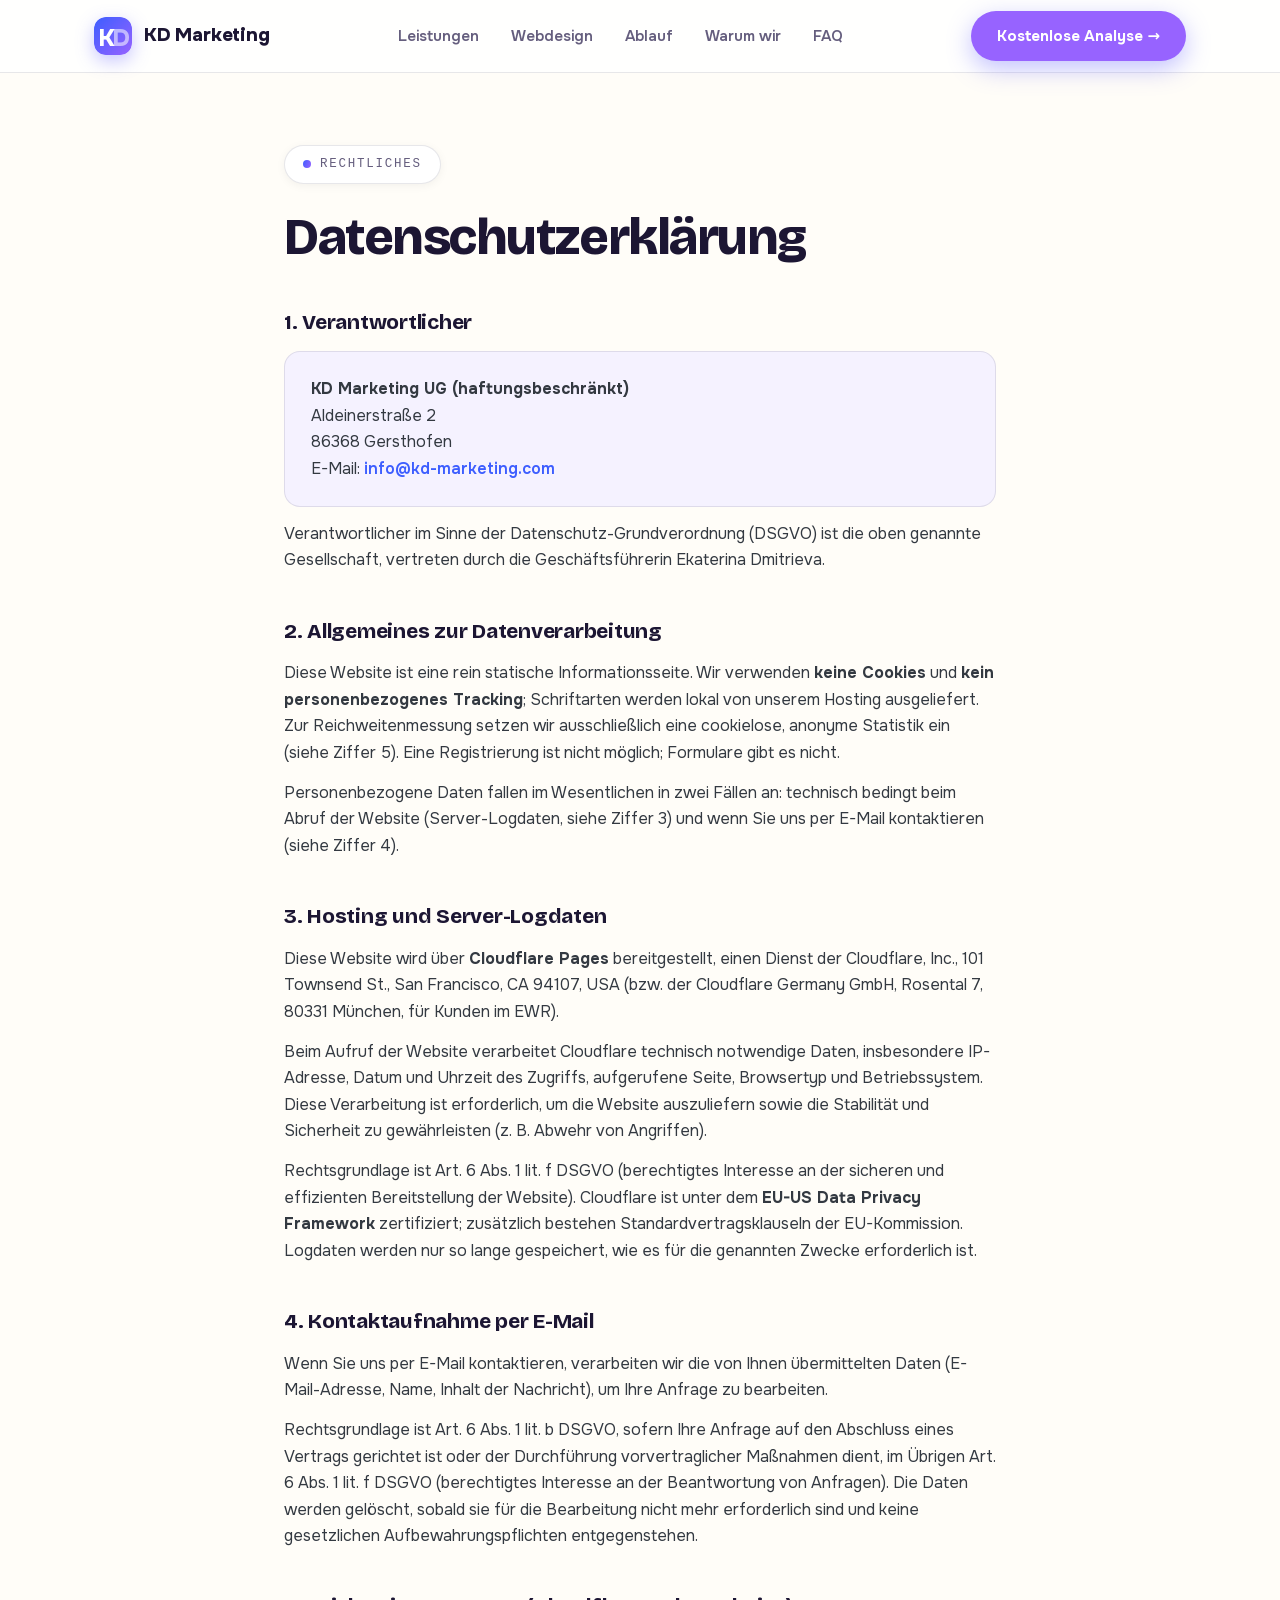
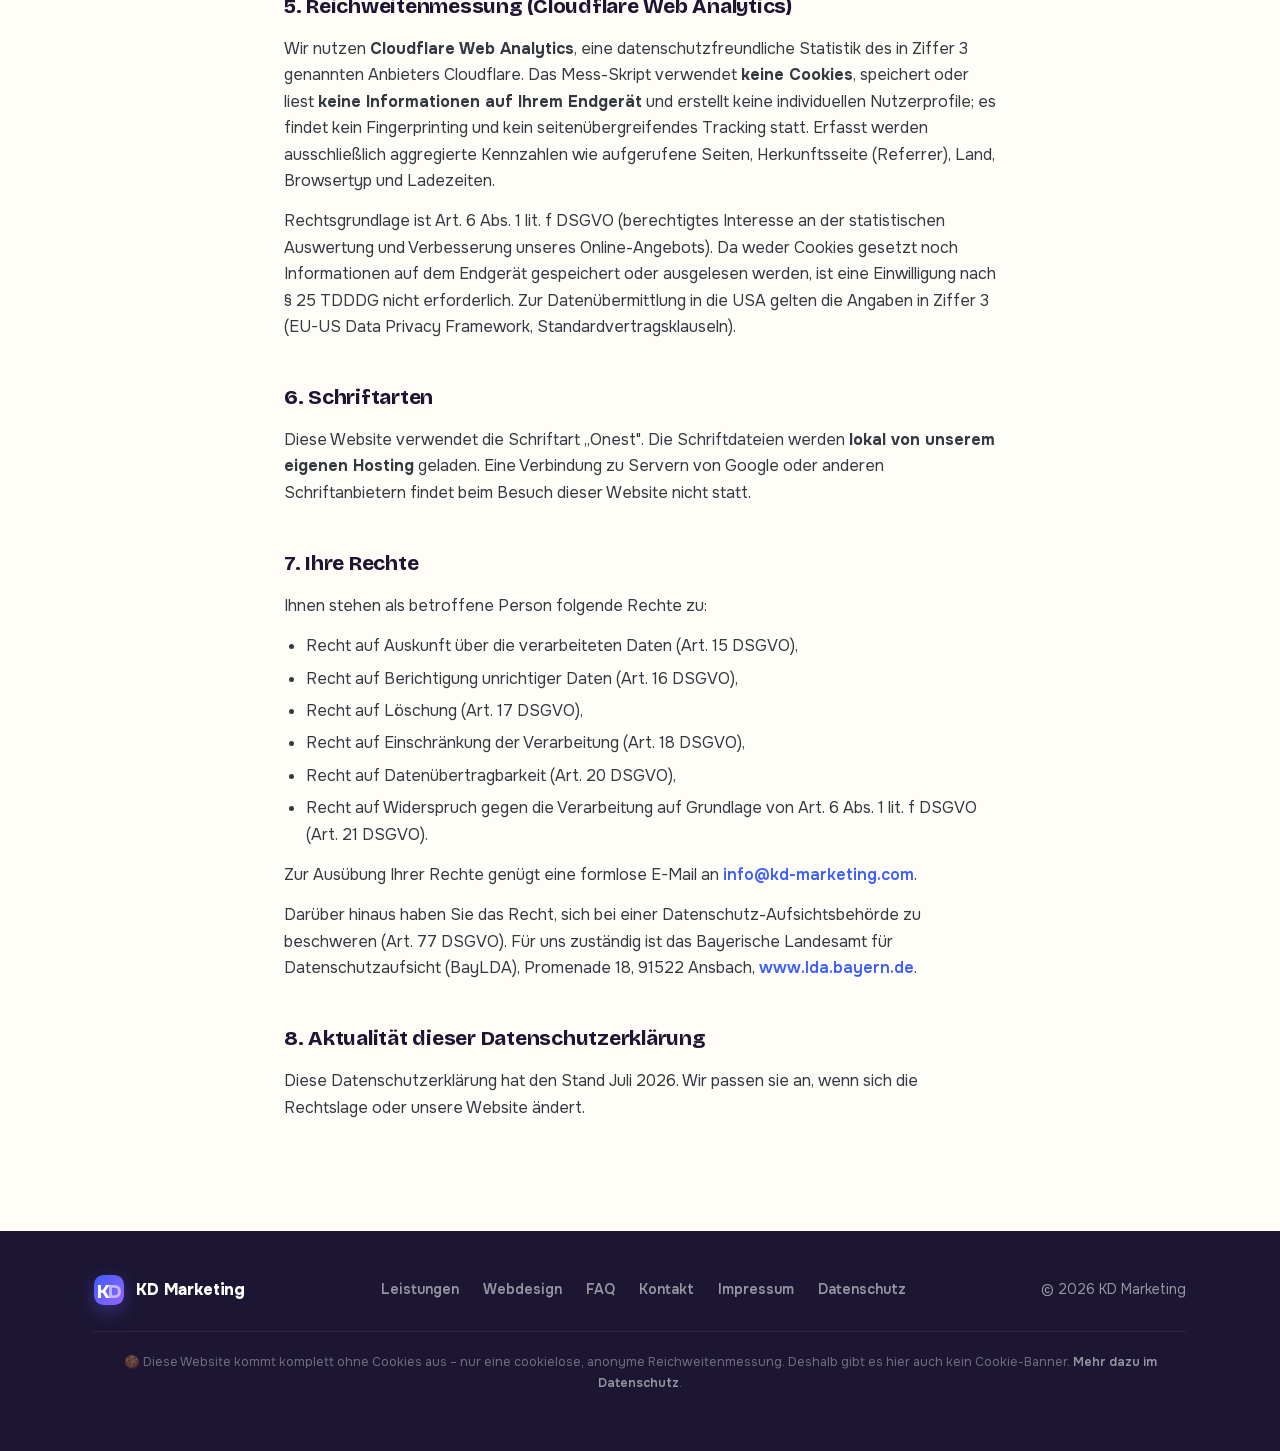
<file: datenschutz/index.html>
<!DOCTYPE html>
<html lang="de">
<head>
<meta charset="UTF-8">
<meta name="viewport" content="width=device-width, initial-scale=1.0">
<title>Datenschutzerklärung – KD Marketing</title>
<meta name="description" content="Datenschutzerklärung der KD Marketing UG (haftungsbeschränkt).">
<meta name="robots" content="noindex, follow">
<link rel="canonical" href="https://kd-marketing.com/datenschutz/">
<link rel="icon" href="/favicon.svg" type="image/svg+xml">
<link rel="icon" href="/favicon-32.png" type="image/png" sizes="32x32">
<link rel="apple-touch-icon" href="/apple-touch-icon.png">
<link rel="stylesheet" href="/fonts/onest.css">
<style>
:root{
  --ink:#1c1633;--ink-soft:#655e7e;--paper:#fffdf8;--paper-soft:#f5f2ff;
  --line:rgba(28,22,51,.1);--blue:#3d5eff;--violet:#9763ff;
  --grad:linear-gradient(112deg,#3d5eff 0%,#9763ff 100%);
  --dark:#1c1633;
  --marker:#ffe24a;
  --display:'Bricolage Grotesque','Onest',system-ui,sans-serif;
  --font:'Onest',system-ui,sans-serif;
  --mono:ui-monospace,'SF Mono',SFMono-Regular,Menlo,Consolas,monospace;
}
*{margin:0;padding:0;box-sizing:border-box}
a,button,summary{touch-action:manipulation}
:focus-visible{outline:2.5px solid var(--blue);outline-offset:3px;border-radius:6px}
h1,h2{text-wrap:balance}
@media (prefers-reduced-motion:reduce){*,*::before,*::after{animation:none!important;transition:none!important}}
body{font-family:var(--font);background:var(--paper);color:var(--ink);line-height:1.65;-webkit-font-smoothing:antialiased}
a{color:inherit;text-decoration:none}
.wrap{max-width:1140px;margin:0 auto;padding:0 24px}
header{position:sticky;top:0;z-index:50;background:rgba(255,255,255,.82);backdrop-filter:blur(14px);-webkit-backdrop-filter:blur(14px);border-bottom:1px solid var(--line)}
.nav{display:flex;align-items:center;justify-content:space-between;height:72px}
.logo{display:flex;align-items:center;gap:12px;font-weight:800;font-size:19px;letter-spacing:-.01em}
.logo-mark{width:38px;height:38px;border-radius:12px;display:block;flex:0 0 auto;box-shadow:0 6px 18px rgba(97,94,255,.35)}
.nav-links{display:flex;gap:32px;font-weight:600;font-size:15px;color:var(--ink-soft)}
.nav-links a:hover{color:var(--ink)}
.btn{display:inline-flex;align-items:center;gap:10px;background:var(--violet);color:#fff;font-weight:700;font-size:15px;padding:13px 26px;border-radius:999px;box-shadow:0 8px 24px rgba(97,94,255,.38);transition:transform .2s,filter .2s}
.btn:hover{transform:translateY(-2px);filter:brightness(1.07)}
main{padding:72px 0 96px}
.legal{max-width:760px}
.eyebrow{display:inline-flex;align-items:center;gap:9px;font-family:var(--mono);font-size:12.5px;font-weight:500;letter-spacing:.14em;text-transform:uppercase;color:var(--ink-soft);background:#fff;border:1px solid var(--line);padding:8px 18px;border-radius:999px;box-shadow:0 2px 10px rgba(14,14,14,.05);margin-bottom:26px}
.eyebrow .dot{width:8px;height:8px;border-radius:50%;background:var(--grad)}
h1{font-family:var(--display);font-weight:780;font-size:clamp(34px,4.6vw,52px);letter-spacing:-.028em;line-height:1.06;margin-bottom:36px}
h2{font-family:var(--display);font-weight:740;font-size:21px;letter-spacing:-.012em;margin:40px 0 12px}
h3{font-weight:700;font-size:17px;margin:24px 0 8px}
p,li{margin:0 0 14px;color:#333941}
ul{padding-left:22px;margin:0 0 14px}
li{margin-bottom:6px}
.legal a{color:var(--blue);font-weight:600}
.legal a:hover{text-decoration:underline}
address{font-style:normal}
.card{background:var(--paper-soft);border:1px solid var(--line);border-radius:16px;padding:24px 26px;margin:0 0 14px}
.card p:last-child{margin-bottom:0}
footer{background:var(--dark);color:rgba(255,255,255,.55);padding:44px 0;font-size:14px}
.foot{display:flex;justify-content:space-between;align-items:center;gap:20px;flex-wrap:wrap}
.foot .logo{font-size:16px;color:#fff}
.foot .logo-mark{width:30px;height:30px;border-radius:9px;font-size:12px}
.foot-links{display:flex;gap:24px;font-weight:600}
.foot-links a:hover{color:#fff}
.nocookie{margin-top:26px;padding-top:20px;border-top:1px solid rgba(255,255,255,.08);text-align:center;font-size:12.5px;color:rgba(255,255,255,.38)}
.nocookie a{color:rgba(255,255,255,.55);font-weight:600}
.nocookie a:hover{color:#fff}
@media(max-width:900px){.nav-links{display:none}}
@media(max-width:600px){.nav{height:64px}.logo{font-size:16px;gap:9px}.logo-mark{width:32px;height:32px;border-radius:9px;font-size:13px}.nav .btn{padding:10px 16px;font-size:13px;white-space:nowrap}main{padding:52px 0 72px}}
</style>
</head>
<body>

<header>
  <div class="wrap nav">
    <a class="logo" href="/"><svg class="logo-mark" viewBox="0 0 52 52" aria-hidden="true"><defs><linearGradient id="lg1" x1="0" y1="0" x2="1" y2="1"><stop offset="0" stop-color="#3d5eff"/><stop offset="1" stop-color="#9763ff"/></linearGradient></defs><rect width="52" height="52" rx="15" fill="url(#lg1)"/><text x="6" y="39" font-family="Onest,Arial,sans-serif" font-weight="800" font-size="33" fill="#fff" letter-spacing="-2">K</text><text x="24.5" y="39" font-family="Onest,Arial,sans-serif" font-weight="800" font-size="33" fill="#fff" opacity=".55" letter-spacing="-2">D</text></svg> KD&nbsp;Marketing</a>
    <nav class="nav-links">
      <a href="/#leistungen">Leistungen</a>
      <a href="/#webdesign">Webdesign</a>
      <a href="/#ablauf">Ablauf</a>
      <a href="/#warum">Warum wir</a>
      <a href="/#faq">FAQ</a>
    </nav>
    <a class="btn" href="/#kontakt">Kostenlose Analyse →</a>
  </div>
</header>

<main>
  <div class="wrap legal">
    <div class="eyebrow"><span class="dot"></span> Rechtliches</div>
    <h1>Datenschutz&shy;erklärung</h1>

    <h2>1. Verantwortlicher</h2>
    <div class="card">
      <address>
        <p><strong>KD Marketing UG (haftungsbeschränkt)</strong><br>
        Aldeinerstraße 2<br>
        86368 Gersthofen<br>
        E-Mail: <a href="mailto:info@kd-marketing.com">info@kd-marketing.com</a></p>
      </address>
    </div>
    <p>Verantwortlicher im Sinne der Datenschutz-Grundverordnung (DSGVO) ist die oben genannte Gesellschaft, vertreten durch die Geschäftsführerin Ekaterina Dmitrieva.</p>

    <h2>2. Allgemeines zur Datenverarbeitung</h2>
    <p>Diese Website ist eine rein statische Informationsseite. Wir verwenden <strong>keine Cookies</strong> und <strong>kein personenbezogenes Tracking</strong>; Schriftarten werden lokal von unserem Hosting ausgeliefert. Zur Reichweitenmessung setzen wir ausschließlich eine cookielose, anonyme Statistik ein (siehe Ziffer 5). Eine Registrierung ist nicht möglich; Formulare gibt es nicht.</p>
    <p>Personenbezogene Daten fallen im Wesentlichen in zwei Fällen an: technisch bedingt beim Abruf der Website (Server-Logdaten, siehe Ziffer 3) und wenn Sie uns per E-Mail kontaktieren (siehe Ziffer 4).</p>

    <h2>3. Hosting und Server-Logdaten</h2>
    <p>Diese Website wird über <strong>Cloudflare Pages</strong> bereitgestellt, einen Dienst der Cloudflare, Inc., 101 Townsend St., San Francisco, CA 94107, USA (bzw. der Cloudflare Germany GmbH, Rosental 7, 80331 München, für Kunden im EWR).</p>
    <p>Beim Aufruf der Website verarbeitet Cloudflare technisch notwendige Daten, insbesondere IP-Adresse, Datum und Uhrzeit des Zugriffs, aufgerufene Seite, Browsertyp und Betriebssystem. Diese Verarbeitung ist erforderlich, um die Website auszuliefern sowie die Stabilität und Sicherheit zu gewährleisten (z.&nbsp;B. Abwehr von Angriffen).</p>
    <p>Rechtsgrundlage ist Art. 6 Abs. 1 lit. f DSGVO (berechtigtes Interesse an der sicheren und effizienten Bereitstellung der Website). Cloudflare ist unter dem <strong>EU-US Data Privacy Framework</strong> zertifiziert; zusätzlich bestehen Standardvertragsklauseln der EU-Kommission. Logdaten werden nur so lange gespeichert, wie es für die genannten Zwecke erforderlich ist.</p>

    <h2>4. Kontaktaufnahme per E-Mail</h2>
    <p>Wenn Sie uns per E-Mail kontaktieren, verarbeiten wir die von Ihnen übermittelten Daten (E-Mail-Adresse, Name, Inhalt der Nachricht), um Ihre Anfrage zu bearbeiten.</p>
    <p>Rechtsgrundlage ist Art. 6 Abs. 1 lit. b DSGVO, sofern Ihre Anfrage auf den Abschluss eines Vertrags gerichtet ist oder der Durchführung vorvertraglicher Maßnahmen dient, im Übrigen Art. 6 Abs. 1 lit. f DSGVO (berechtigtes Interesse an der Beantwortung von Anfragen). Die Daten werden gelöscht, sobald sie für die Bearbeitung nicht mehr erforderlich sind und keine gesetzlichen Aufbewahrungspflichten entgegenstehen.</p>

    <h2>5. Reichweitenmessung (Cloudflare Web Analytics)</h2>
    <p>Wir nutzen <strong>Cloudflare Web Analytics</strong>, eine datenschutzfreundliche Statistik des in Ziffer 3 genannten Anbieters Cloudflare. Das Mess-Skript verwendet <strong>keine Cookies</strong>, speichert oder liest <strong>keine Informationen auf Ihrem Endgerät</strong> und erstellt keine individuellen Nutzerprofile; es findet kein Fingerprinting und kein seitenübergreifendes Tracking statt. Erfasst werden ausschließlich aggregierte Kennzahlen wie aufgerufene Seiten, Herkunftsseite (Referrer), Land, Browsertyp und Ladezeiten.</p>
    <p>Rechtsgrundlage ist Art. 6 Abs. 1 lit. f DSGVO (berechtigtes Interesse an der statistischen Auswertung und Verbesserung unseres Online-Angebots). Da weder Cookies gesetzt noch Informationen auf dem Endgerät gespeichert oder ausgelesen werden, ist eine Einwilligung nach § 25 TDDDG nicht erforderlich. Zur Datenübermittlung in die USA gelten die Angaben in Ziffer 3 (EU-US Data Privacy Framework, Standardvertragsklauseln).</p>

    <h2>6. Schriftarten</h2>
    <p>Diese Website verwendet die Schriftart „Onest". Die Schriftdateien werden <strong>lokal von unserem eigenen Hosting</strong> geladen. Eine Verbindung zu Servern von Google oder anderen Schriftanbietern findet beim Besuch dieser Website nicht statt.</p>

    <h2>7. Ihre Rechte</h2>
    <p>Ihnen stehen als betroffene Person folgende Rechte zu:</p>
    <ul>
      <li>Recht auf Auskunft über die verarbeiteten Daten (Art. 15 DSGVO),</li>
      <li>Recht auf Berichtigung unrichtiger Daten (Art. 16 DSGVO),</li>
      <li>Recht auf Löschung (Art. 17 DSGVO),</li>
      <li>Recht auf Einschränkung der Verarbeitung (Art. 18 DSGVO),</li>
      <li>Recht auf Datenübertragbarkeit (Art. 20 DSGVO),</li>
      <li>Recht auf Widerspruch gegen die Verarbeitung auf Grundlage von Art. 6 Abs. 1 lit. f DSGVO (Art. 21 DSGVO).</li>
    </ul>
    <p>Zur Ausübung Ihrer Rechte genügt eine formlose E-Mail an <a href="mailto:info@kd-marketing.com">info@kd-marketing.com</a>.</p>
    <p>Darüber hinaus haben Sie das Recht, sich bei einer Datenschutz-Aufsichtsbehörde zu beschweren (Art. 77 DSGVO). Für uns zuständig ist das Bayerische Landesamt für Datenschutzaufsicht (BayLDA), Promenade 18, 91522 Ansbach, <a href="https://www.lda.bayern.de" target="_blank" rel="noopener">www.lda.bayern.de</a>.</p>

    <h2>8. Aktualität dieser Datenschutzerklärung</h2>
    <p>Diese Datenschutzerklärung hat den Stand Juli 2026. Wir passen sie an, wenn sich die Rechtslage oder unsere Website ändert.</p>
  </div>
</main>

<footer>
  <div class="wrap foot">
    <a class="logo" href="/"><svg class="logo-mark" viewBox="0 0 52 52" aria-hidden="true"><defs><linearGradient id="lg2" x1="0" y1="0" x2="1" y2="1"><stop offset="0" stop-color="#3d5eff"/><stop offset="1" stop-color="#9763ff"/></linearGradient></defs><rect width="52" height="52" rx="15" fill="url(#lg2)"/><text x="6" y="39" font-family="Onest,Arial,sans-serif" font-weight="800" font-size="33" fill="#fff" letter-spacing="-2">K</text><text x="24.5" y="39" font-family="Onest,Arial,sans-serif" font-weight="800" font-size="33" fill="#fff" opacity=".55" letter-spacing="-2">D</text></svg> KD&nbsp;Marketing</a>
    <div class="foot-links">
      <a href="/#leistungen">Leistungen</a>
      <a href="/#webdesign">Webdesign</a>
      <a href="/#faq">FAQ</a>
      <a href="/#kontakt">Kontakt</a>
      <a href="/impressum/">Impressum</a>
      <a href="/datenschutz/">Datenschutz</a>
    </div>
    <div>© 2026 KD Marketing</div>
  </div>
  <div class="wrap">
    <p class="nocookie">🍪 Diese Website kommt komplett ohne Cookies aus – nur eine cookielose, anonyme Reichweitenmessung. Deshalb gibt es hier auch kein Cookie-Banner. <a href="/datenschutz/">Mehr dazu im Datenschutz</a>.</p>
  </div>
</footer>

<!-- Cloudflare Web Analytics (cookielos, siehe Datenschutz Ziff. 5) --><script type="module" src="https://static.cloudflareinsights.com/beacon.min.js" data-cf-beacon='{"token": "807c49d5d8184582b12e681dba7c41f8"}'></script>
</body>
</html>
</file>
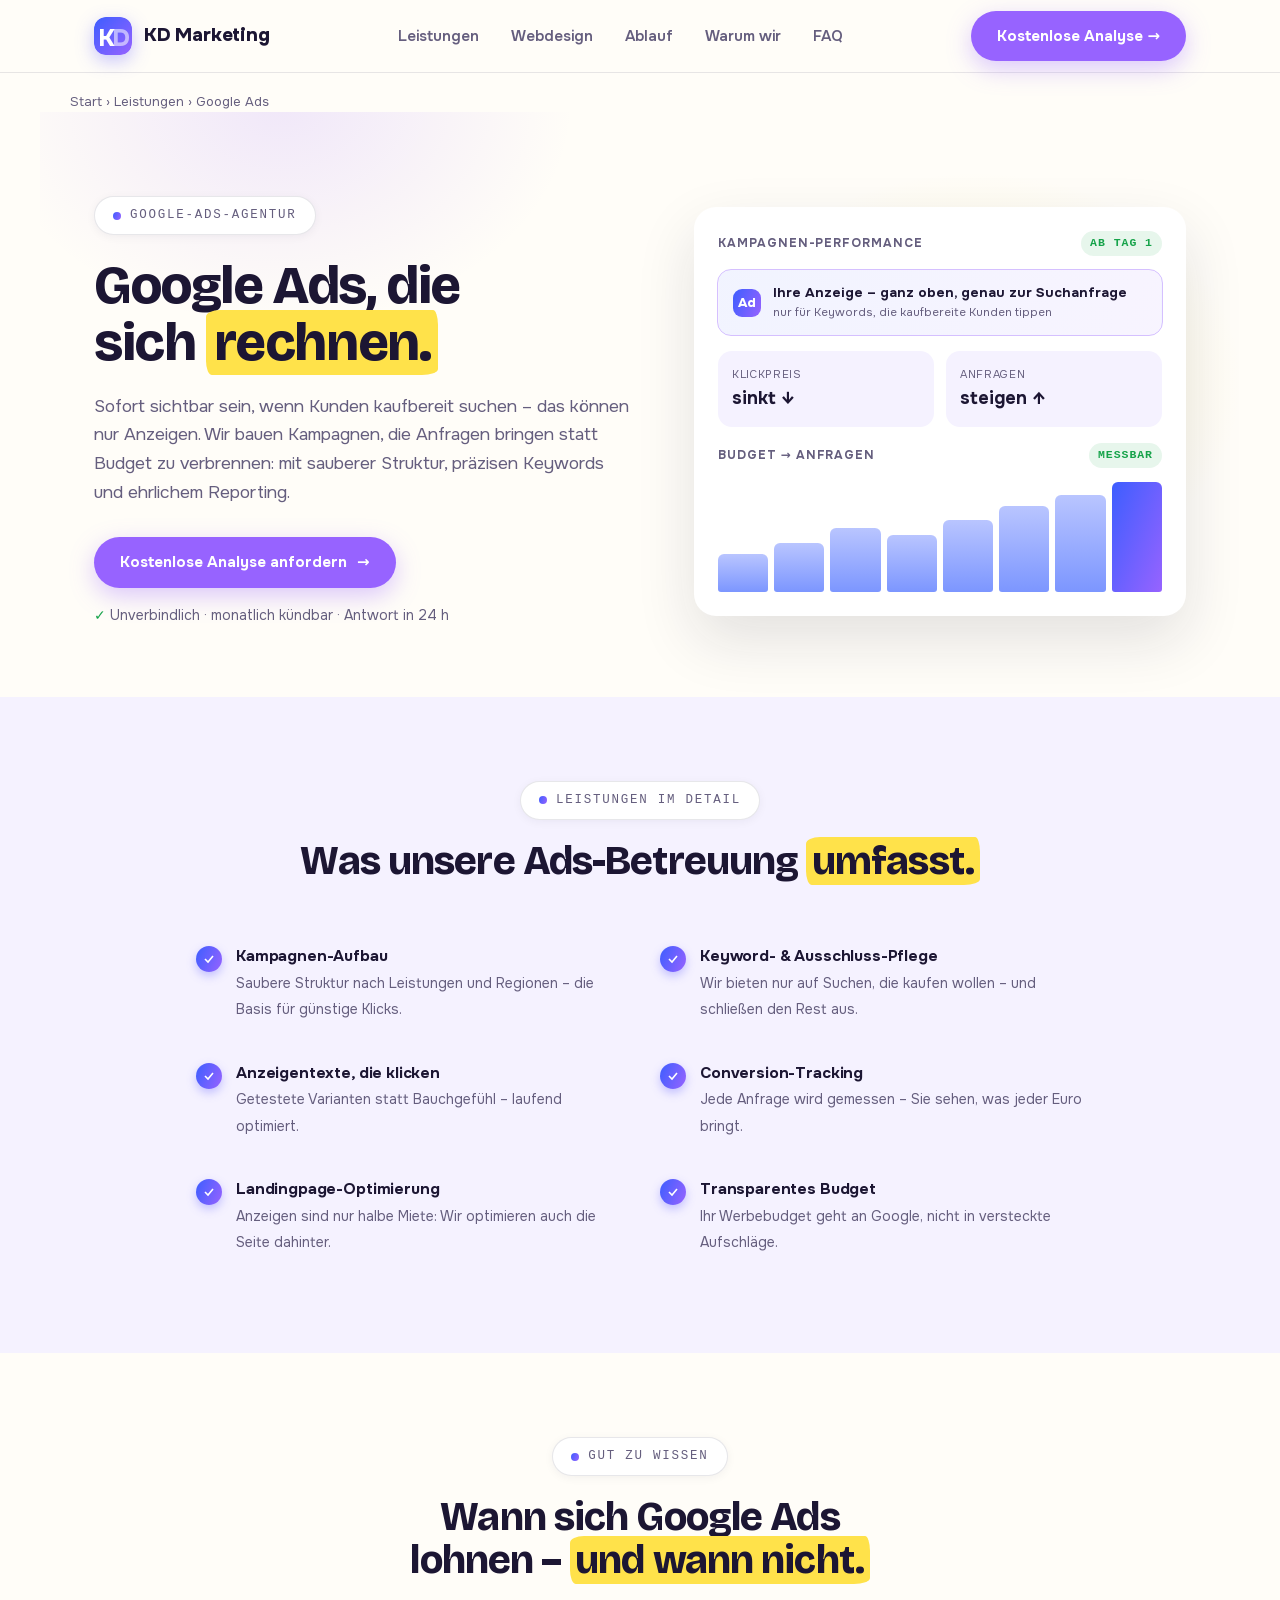
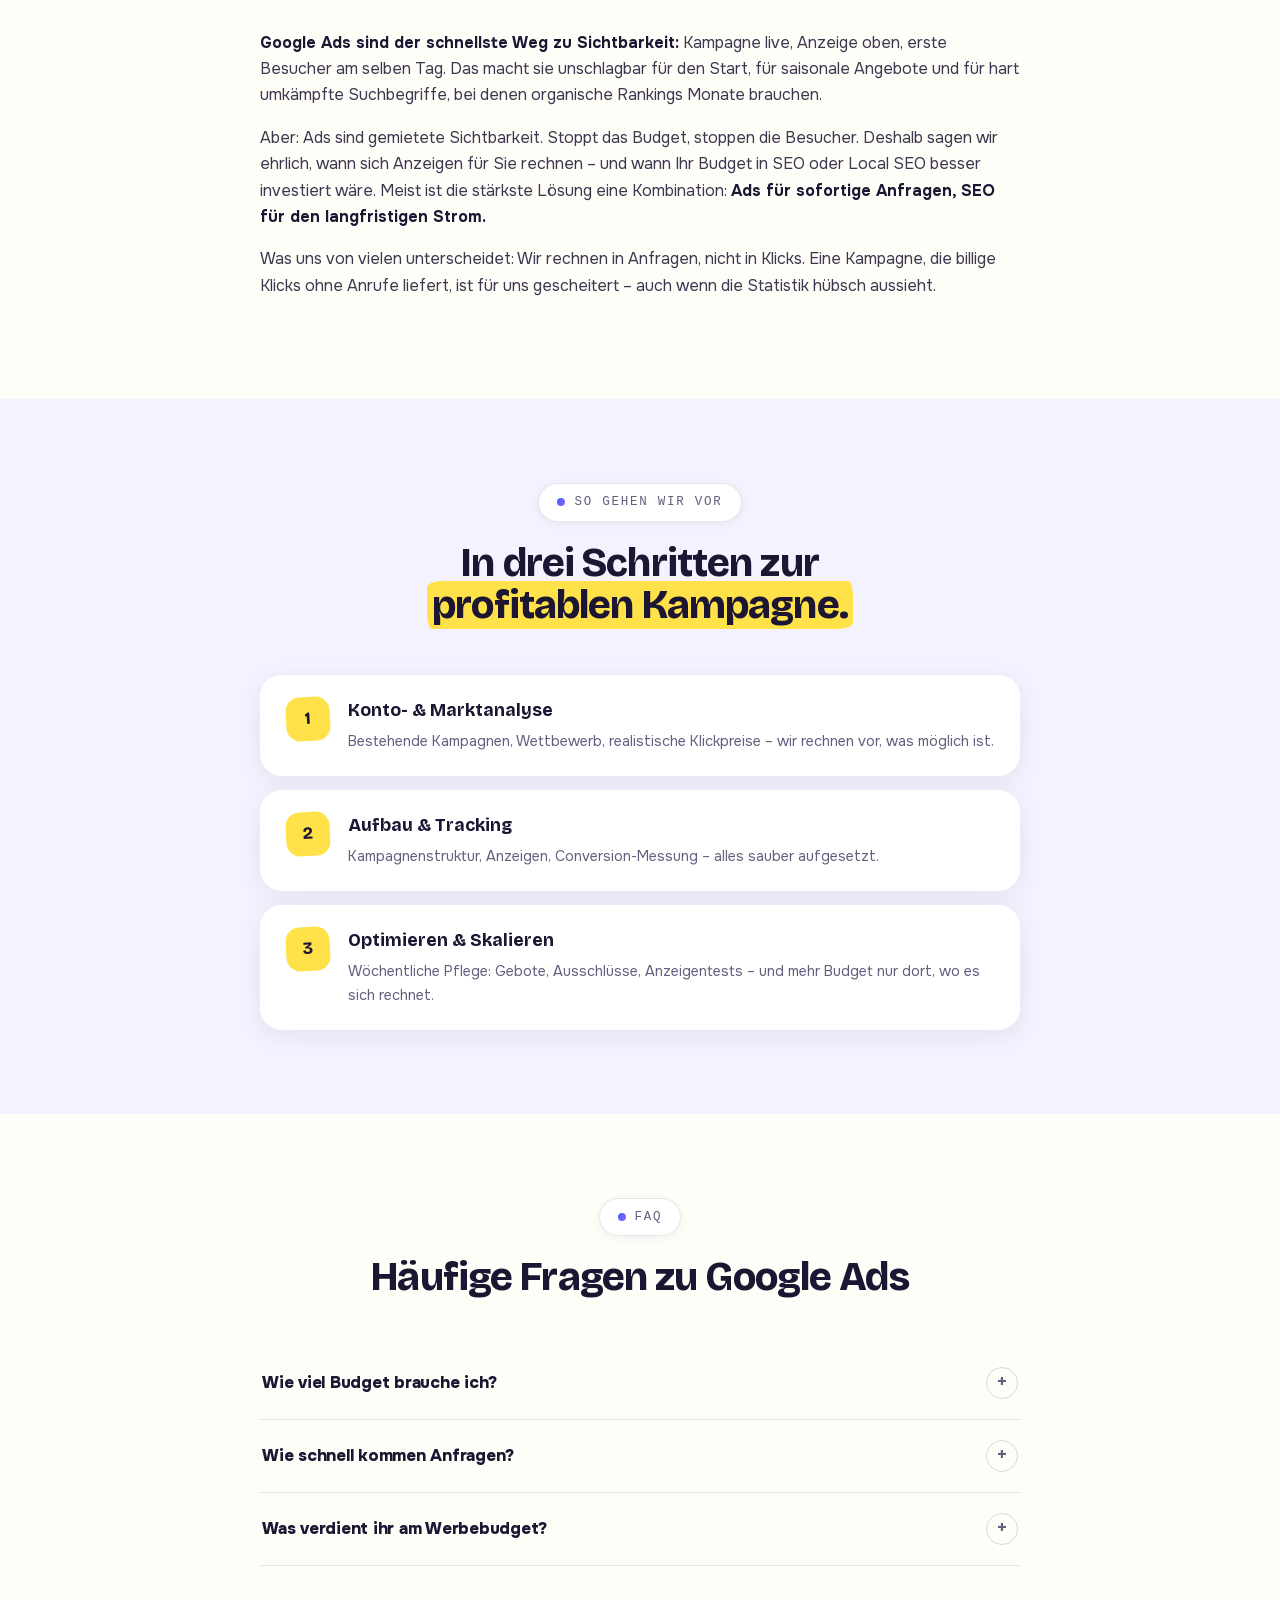
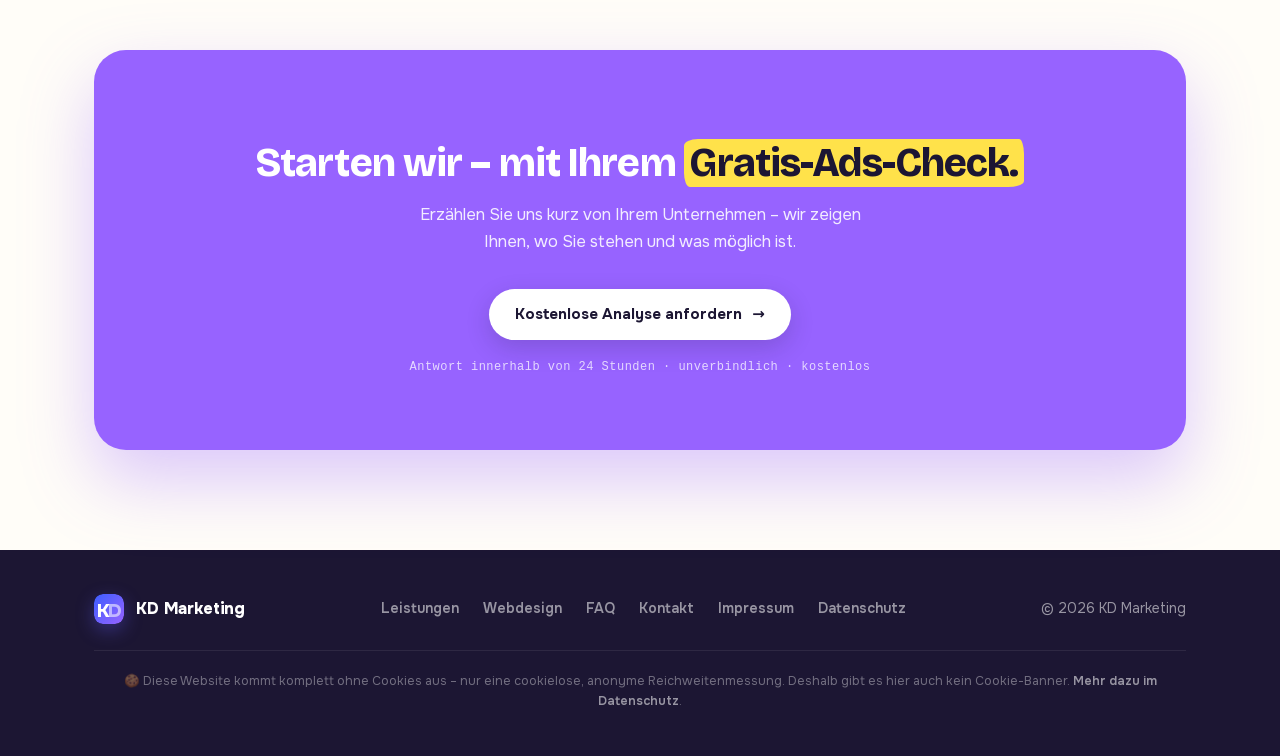
<file: google-ads/index.html>
<!DOCTYPE html>
<html lang="de">
<head>
<meta charset="UTF-8">
<meta name="viewport" content="width=device-width, initial-scale=1.0">
<title>Google Ads Agentur Augsburg – SEA Kampagnen | KD Marketing</title>
<meta name="description" content="Google Ads von KD Marketing: sofort sichtbare Kampagnen, sauber ausgesteuert, ohne Budgetverschwendung. Transparente Betreuung, monatlich kündbar.">
<link rel="canonical" href="https://kd-marketing.com/google-ads/">
<meta property="og:type" content="website">
<meta property="og:site_name" content="KD Marketing">
<meta property="og:locale" content="de_DE">
<meta property="og:title" content="Google Ads Agentur Augsburg – SEA Kampagnen | KD Marketing">
<meta property="og:description" content="Google Ads von KD Marketing: sofort sichtbare Kampagnen, sauber ausgesteuert, ohne Budgetverschwendung. Transparente Betreuung, monatlich kündbar.">
<meta property="og:url" content="https://kd-marketing.com/google-ads/">
<meta property="og:image" content="https://kd-marketing.com/og-image.png">
<meta property="og:image:width" content="1200">
<meta property="og:image:height" content="630">
<meta name="twitter:card" content="summary_large_image">
<link rel="icon" href="/favicon.svg" type="image/svg+xml">
<link rel="icon" href="/favicon-32.png" type="image/png" sizes="32x32">
<link rel="apple-touch-icon" href="/apple-touch-icon.png">
<meta name="theme-color" content="#fffdf8">
<link rel="preload" href="/fonts/onest-latin.woff2" as="font" type="font/woff2" crossorigin>
<link rel="stylesheet" href="/fonts/onest.css">
<script type="application/ld+json">
{"@context": "https://schema.org", "@type": "Service", "name": "Google Ads", "serviceType": "Google Ads", "description": "Google Ads von KD Marketing: sofort sichtbare Kampagnen, sauber ausgesteuert, ohne Budgetverschwendung. Transparente Betreuung, monatlich kündbar.", "url": "https://kd-marketing.com/google-ads/", "provider": {"@id": "https://kd-marketing.com/#organization", "@type": "ProfessionalService", "name": "KD Marketing UG (haftungsbeschränkt)", "url": "https://kd-marketing.com/"}, "areaServed": "DE"}
</script>
<script type="application/ld+json">
{"@context": "https://schema.org", "@type": "BreadcrumbList", "itemListElement": [{"@type": "ListItem", "position": 1, "name": "Start", "item": "https://kd-marketing.com/"}, {"@type": "ListItem", "position": 2, "name": "Google Ads", "item": "https://kd-marketing.com/google-ads/"}]}
</script>
<script type="application/ld+json">
{"@context": "https://schema.org", "@type": "FAQPage", "mainEntity": [{"@type": "Question", "name": "Wie viel Budget brauche ich?", "acceptedAnswer": {"@type": "Answer", "text": "Für lokale Dienstleister beginnt es meist bei einigen hundert Euro Werbebudget im Monat. Wichtiger als die Höhe ist die Aussteuerung – kleines Budget präzise eingesetzt schlägt großes Budget mit Streuverlust."}}, {"@type": "Question", "name": "Wie schnell kommen Anfragen?", "acceptedAnswer": {"@type": "Answer", "text": "Anzeigen laufen ab Tag 1. Realistisch braucht eine neue Kampagne 2–4 Wochen Daten, bis sie sauber optimiert ist – danach wird sie Monat für Monat effizienter."}}, {"@type": "Question", "name": "Was verdient ihr am Werbebudget?", "acceptedAnswer": {"@type": "Answer", "text": "Nichts. Ihr Budget geht direkt an Google, wir berechnen nur ein transparentes Betreuungshonorar – ohne Prozente, ohne versteckte Aufschläge."}}]}
</script>
<style>
:root{
  --ink:#1c1633;--ink-soft:#655e7e;--paper:#fffdf8;--paper-soft:#f5f2ff;
  --line:rgba(28,22,51,.1);--blue:#3d5eff;--violet:#9763ff;--marker:#ffe24a;
  --grad:linear-gradient(112deg,#3d5eff 0%,#9763ff 100%);
  --dark:#1c1633;
  --font:'Onest',system-ui,sans-serif;
  --display:'Bricolage Grotesque','Onest',system-ui,sans-serif;
  --mono:ui-monospace,'SF Mono',SFMono-Regular,Menlo,Consolas,monospace;
}
*{margin:0;padding:0;box-sizing:border-box}
html{scroll-behavior:smooth}
section[id]{scroll-margin-top:80px}
a,button,summary{touch-action:manipulation}
:focus-visible{outline:2.5px solid var(--blue);outline-offset:3px;border-radius:6px}
h1,h2,h3{text-wrap:balance}
@media (prefers-reduced-motion:reduce){*,*::before,*::after{animation:none!important;transition:none!important}html{scroll-behavior:auto}}
body{font-family:var(--font);background:var(--paper);color:var(--ink);line-height:1.65;-webkit-font-smoothing:antialiased}
a{color:inherit;text-decoration:none}
.wrap{max-width:1140px;margin:0 auto;padding:0 24px}
header{position:sticky;top:0;z-index:50;background:rgba(255,253,248,.85);backdrop-filter:blur(14px);-webkit-backdrop-filter:blur(14px);border-bottom:1px solid var(--line)}
.nav{display:flex;align-items:center;justify-content:space-between;height:72px}
.logo{display:flex;align-items:center;gap:12px;font-weight:800;font-size:19px;letter-spacing:-.01em}
.logo-mark{width:38px;height:38px;border-radius:12px;display:block;flex:0 0 auto;box-shadow:0 6px 18px rgba(97,94,255,.35)}
.nav-links{display:flex;gap:32px;font-weight:600;font-size:15px;color:var(--ink-soft)}
.nav-links a:hover{color:var(--ink)}
.btn{display:inline-flex;align-items:center;gap:10px;background:var(--violet);color:#fff;font-weight:700;font-size:15px;padding:13px 26px;border-radius:999px;box-shadow:0 8px 24px rgba(151,99,255,.35);transition:transform .2s,filter .2s}
.btn:hover{transform:translateY(-2px);filter:brightness(1.06)}
.btn.light{background:#fff;color:var(--ink);box-shadow:0 8px 24px rgba(28,22,51,.18)}
.eyebrow{display:inline-flex;align-items:center;gap:9px;font-family:var(--mono);font-size:12.5px;font-weight:500;letter-spacing:.14em;text-transform:uppercase;color:var(--ink-soft);background:#fff;border:1px solid var(--line);padding:8px 18px;border-radius:999px;box-shadow:0 2px 10px rgba(28,22,51,.05)}
.eyebrow .dot{width:8px;height:8px;border-radius:50%;background:var(--grad)}
.hl{background:var(--marker);border-radius:14px 5px 16px 6px/7px 15px 6px 14px;padding:0 .14em;box-decoration-break:clone;-webkit-box-decoration-break:clone}
.hero{position:relative;overflow:hidden;padding:84px 0 70px}
.hero-glow{position:absolute;left:50%;top:-220px;transform:translateX(-50%);width:1200px;height:700px;pointer-events:none;background:radial-gradient(420px 320px at 20% 30%,rgba(151,99,255,.14),transparent 70%),radial-gradient(380px 300px at 78% 70%,rgba(255,226,74,.2),transparent 70%)}
.hero .wrap{position:relative;display:grid;grid-template-columns:1.05fr .95fr;gap:56px;align-items:center}
h1{font-family:var(--display);font-weight:780;font-size:clamp(33px,4.6vw,54px);line-height:1.06;letter-spacing:-.026em;margin:22px 0 0}
.lead{margin:20px 0 30px;font-size:17.5px;color:var(--ink-soft)}
.hero-note{margin-top:16px;font-size:14px;color:var(--ink-soft)}
.hero-note .ok{color:#16a34a;font-weight:700}
section{padding:84px 0}
.sec-head{max-width:680px;margin:0 auto 48px;text-align:center}
h2{font-family:var(--display);font-weight:760;font-size:clamp(26px,3.6vw,40px);line-height:1.07;letter-spacing:-.022em;margin-top:20px}
.sec-head p{margin-top:14px;color:var(--ink-soft);font-size:16.5px}
.soft{background:var(--paper-soft)}
.benefits{display:grid;grid-template-columns:1fr 1fr;gap:10px 28px;max-width:900px;margin:0 auto}
.b-item{display:flex;gap:14px;padding:14px 6px}
.check{flex:0 0 26px;width:26px;height:26px;border-radius:50%;margin-top:2px;background:var(--grad);display:grid;place-items:center;box-shadow:0 4px 10px rgba(97,94,255,.35)}
.check svg{width:12px;height:12px;stroke:#fff;stroke-width:3.2;fill:none}
.b-item b{display:block;font-size:15.5px;letter-spacing:-.01em}
.b-item span{font-size:14px;color:var(--ink-soft)}
.steps{max-width:760px;margin:0 auto;display:flex;flex-direction:column;gap:14px}
.step{display:flex;gap:18px;background:#fff;border-radius:22px;padding:22px 26px;box-shadow:0 6px 26px rgba(28,22,51,.07)}
.step i{flex:0 0 44px;width:44px;height:44px;border-radius:14px;display:grid;place-items:center;font-family:var(--display);font-weight:750;font-size:17px;background:var(--marker);color:var(--ink);transform:rotate(-3deg);font-style:normal}
.step b{display:block;font-family:var(--display);font-size:17.5px;font-weight:740;margin-bottom:4px}
.step p{font-size:14.5px;color:var(--ink-soft)}
.prose{max-width:760px;margin:0 auto;font-size:16px;color:#3c374f}
.prose p{margin-bottom:16px}
.prose strong{color:var(--ink)}
.faq-list{max-width:760px;margin:0 auto}
.faq-item{border-bottom:1px solid var(--line)}
.faq-item summary{list-style:none;cursor:pointer;display:flex;align-items:center;justify-content:space-between;gap:16px;padding:20px 2px;font-size:16.5px;font-weight:800;letter-spacing:-.015em}
.faq-item summary::-webkit-details-marker{display:none}
.faq-item summary .fx{flex:0 0 32px;width:32px;height:32px;border-radius:50%;border:1.5px solid rgba(28,22,51,.16);display:grid;place-items:center;font-weight:600;font-size:18px;color:var(--ink-soft);transition:transform .25s,background .25s,color .25s,border-color .25s}
.faq-item[open] summary .fx{transform:rotate(45deg);background:var(--grad);color:#fff;border-color:transparent}
.faq-item .faq-a{padding:0 44px 20px 2px;color:var(--ink-soft);font-size:15px}
.cta-band{padding:0 0 100px}
.cta-inner{position:relative;overflow:hidden;border-radius:32px;background:var(--violet);color:#fff;text-align:center;padding:72px 32px;box-shadow:0 30px 70px rgba(151,99,255,.35)}
.cta-inner h2{color:#fff}
.cta-inner .hl{background:var(--marker);color:var(--ink)}
.cta-inner p{margin:16px auto 34px;max-width:480px;color:rgba(255,255,255,.88);font-size:16.5px}
.cta-note{margin-top:18px;font-family:var(--mono);font-size:12px;letter-spacing:.04em;color:rgba(255,255,255,.75)}
.crumbs{font-size:13px;color:var(--ink-soft);padding:18px 0 0}
.crumbs a{color:var(--ink-soft)}.crumbs a:hover{color:var(--ink)}
footer{background:var(--dark);color:rgba(255,255,255,.55);padding:44px 0;font-size:14px}
.foot{display:flex;justify-content:space-between;align-items:center;gap:20px;flex-wrap:wrap}
.foot .logo{font-size:16px;color:#fff}
.foot .logo-mark{width:30px;height:30px;border-radius:9px}
.foot-links{display:flex;gap:24px;font-weight:600}
.foot-links a:hover{color:#fff}
.nocookie{margin-top:26px;padding-top:20px;border-top:1px solid rgba(255,255,255,.08);text-align:center;font-size:12.5px;color:rgba(255,255,255,.38)}
.nocookie a{color:rgba(255,255,255,.55);font-weight:600}
.nocookie a:hover{color:#fff}
/* ---- visuals ---- */
.vis{position:relative}
.vis-card{background:#fff;border-radius:22px;padding:24px;box-shadow:0 24px 60px rgba(28,22,51,.12)}
.vis-h{font-size:12px;font-weight:700;letter-spacing:.08em;text-transform:uppercase;color:var(--ink-soft);margin-bottom:14px;display:flex;justify-content:space-between;align-items:center}
.vis-h .up{font-family:var(--mono);font-size:11.5px;font-weight:600;color:#16a34a;background:rgba(22,163,74,.1);border-radius:999px;padding:3px 9px}
.serp-row{display:flex;align-items:center;gap:12px;border:1px solid var(--line);border-radius:13px;padding:11px 14px;background:#fff;margin-bottom:9px}
.serp-row.win{background:linear-gradient(112deg,rgba(61,94,255,.07),rgba(151,99,255,.07));outline:1.5px solid rgba(151,99,255,.4);border-color:transparent}
.pos{width:28px;height:28px;border-radius:9px;flex:0 0 28px;display:grid;place-items:center;font-weight:800;font-size:13px;background:#f1eefb;color:var(--ink-soft)}
.serp-row.win .pos{background:var(--grad);color:#fff}
.sr-txt{min-width:0;flex:1}
.sr-txt b{display:block;font-size:13.5px;white-space:nowrap;overflow:hidden;text-overflow:ellipsis}
.sr-txt span{display:block;font-size:11.5px;color:var(--ink-soft);white-space:nowrap;overflow:hidden;text-overflow:ellipsis}
.ghost{height:8px;border-radius:4px;background:#efedf7}
.tbars{display:flex;align-items:flex-end;gap:6px;height:110px;margin-top:8px}
.tbars i{flex:1;border-radius:6px 6px 3px 3px;background:linear-gradient(180deg,#b9c5ff,#7c96ff)}
.tbars i:last-child{background:var(--grad)}
.map-vis{position:relative;height:130px;border-radius:14px;overflow:hidden;background:radial-gradient(circle at 62% 42%,rgba(151,99,255,.16),transparent 55%),#f2effa;margin-bottom:14px}
.map-vis::before,.map-vis::after{content:"";position:absolute;background:#e2ddf0}
.map-vis::before{left:0;right:0;top:56px;height:10px;transform:rotate(-6deg)}
.map-vis::after{top:0;bottom:0;left:58%;width:10px;transform:rotate(14deg)}
.pin{position:absolute;left:58%;top:40px;width:34px;height:34px;transform:translateX(-50%);background:var(--grad);border-radius:50% 50% 50% 0;rotate:-45deg;box-shadow:0 8px 18px rgba(97,94,255,.45)}
.pin::after{content:"";position:absolute;inset:9px;background:#fff;border-radius:50%}
.stars{color:#f59e0b;letter-spacing:2px;font-size:13px}
.chat{display:flex;flex-direction:column;gap:10px}
.bubble{border-radius:16px;padding:12px 16px;font-size:13.5px;max-width:92%}
.bubble.q{background:#f1eefb;align-self:flex-end;border-bottom-right-radius:5px}
.bubble.a{background:#fff;border:1px solid var(--line);align-self:flex-start;border-bottom-left-radius:5px;box-shadow:0 4px 14px rgba(28,22,51,.06)}
.bubble.a mark{background:var(--marker);border-radius:5px;padding:0 4px}
.doc-lines{display:flex;flex-direction:column;gap:8px;margin-bottom:16px}
.doc-lines .ghost.t{height:12px;background:#241d3d;width:62%}
.gauge{display:flex;gap:10px;align-items:flex-end;height:90px;margin-top:6px}
.gauge i{flex:1;border-radius:8px 8px 4px 4px}
@media(max-width:900px){
  .nav-links{display:none}
  .hero .wrap{grid-template-columns:1fr;gap:40px}
  .benefits{grid-template-columns:1fr}
}
@media(max-width:600px){
  .nav{height:64px}.logo{font-size:16px;gap:9px}.logo-mark{width:32px;height:32px}
  .nav .btn{padding:10px 16px;font-size:13px;white-space:nowrap}
  section{padding:64px 0}.hero{padding:64px 0 56px}
}
</style>
</head>
<body>

<header>
  <div class="wrap nav">
    <a class="logo" href="/"><svg class="logo-mark" viewBox="0 0 52 52" aria-hidden="true"><defs><linearGradient id="lg1" x1="0" y1="0" x2="1" y2="1"><stop offset="0" stop-color="#3d5eff"/><stop offset="1" stop-color="#9763ff"/></linearGradient></defs><rect width="52" height="52" rx="15" fill="url(#lg1)"/><text x="6" y="39" font-family="Onest,Arial,sans-serif" font-weight="800" font-size="33" fill="#fff" letter-spacing="-2">K</text><text x="24.5" y="39" font-family="Onest,Arial,sans-serif" font-weight="800" font-size="33" fill="#fff" opacity=".55" letter-spacing="-2">D</text></svg> KD&nbsp;Marketing</a>
    <nav class="nav-links">
      <a href="/#leistungen">Leistungen</a>
      <a href="/#webdesign">Webdesign</a>
      <a href="/#ablauf">Ablauf</a>
      <a href="/#warum">Warum wir</a>
      <a href="/#faq">FAQ</a>
    </nav>
    <a class="btn" href="#kontakt">Kostenlose Analyse →</a>
  </div>
</header>

<div class="wrap crumbs"><a href="/">Start</a> › <a href="/#leistungen">Leistungen</a> › Google Ads</div>

<section class="hero">
  <div class="hero-glow"></div>
  <div class="wrap">
    <div>
      <div class="eyebrow"><span class="dot"></span> Google-Ads-Agentur</div>
      <h1>Google Ads, die sich <span class="hl">rechnen.</span></h1>
      <p class="lead">Sofort sichtbar sein, wenn Kunden kaufbereit suchen – das können nur Anzeigen. Wir bauen Kampagnen, die Anfragen bringen statt Budget zu verbrennen: mit sauberer Struktur, präzisen Keywords und ehrlichem Reporting.</p>
      <a class="btn" href="#kontakt">Kostenlose Analyse anfordern <span aria-hidden="true">→</span></a>
      <div class="hero-note"><span class="ok">✓</span> Unverbindlich · monatlich kündbar · Antwort in 24&nbsp;h</div>
    </div>
    <figure class="vis" aria-label="Beispiel: Anzeige ganz oben mit sinkendem Klickpreis und steigenden Anfragen">
      <div class="vis-card">
        <div class="vis-h">Kampagnen-Performance <span class="up">ab Tag 1</span></div>
        <div class="serp-row win"><span class="pos">Ad</span><span class="sr-txt"><b>Ihre Anzeige – ganz oben, genau zur Suchanfrage</b><span>nur für Keywords, die kaufbereite Kunden tippen</span></span></div>
        <div style="display:flex;gap:12px;margin-top:16px">
          <div style="flex:1;background:#f5f2ff;border-radius:14px;padding:14px"><div style="font-size:11px;color:var(--ink-soft);text-transform:uppercase;letter-spacing:.06em">Klickpreis</div><b style="font-size:18px">sinkt ↓</b></div>
          <div style="flex:1;background:#f5f2ff;border-radius:14px;padding:14px"><div style="font-size:11px;color:var(--ink-soft);text-transform:uppercase;letter-spacing:.06em">Anfragen</div><b style="font-size:18px">steigen ↑</b></div>
        </div>
        <div class="vis-h" style="margin-top:16px">Budget → Anfragen <span class="up">messbar</span></div>
        <div class="tbars" aria-hidden="true"><i style="height:35%"></i><i style="height:45%"></i><i style="height:58%"></i><i style="height:52%"></i><i style="height:66%"></i><i style="height:78%"></i><i style="height:88%"></i><i style="height:100%"></i></div>
      </div>
    </figure>
  </div>
</section>

<section class="soft">
  <div class="wrap">
    <div class="sec-head">
      <div class="eyebrow"><span class="dot"></span> Leistungen im Detail</div>
      <h2>Was unsere Ads-Betreuung <span class="hl">umfasst.</span></h2>
    </div>
    <div class="benefits">
      <div class="b-item"><span class="check"><svg aria-hidden="true" viewBox="0 0 24 24"><path d="M4 12l6 6L20 6"/></svg></span><div><b>Kampagnen-Aufbau</b><span>Saubere Struktur nach Leistungen und Regionen – die Basis für günstige Klicks.</span></div></div>
      <div class="b-item"><span class="check"><svg aria-hidden="true" viewBox="0 0 24 24"><path d="M4 12l6 6L20 6"/></svg></span><div><b>Keyword- & Ausschluss-Pflege</b><span>Wir bieten nur auf Suchen, die kaufen wollen – und schließen den Rest aus.</span></div></div>
      <div class="b-item"><span class="check"><svg aria-hidden="true" viewBox="0 0 24 24"><path d="M4 12l6 6L20 6"/></svg></span><div><b>Anzeigentexte, die klicken</b><span>Getestete Varianten statt Bauchgefühl – laufend optimiert.</span></div></div>
      <div class="b-item"><span class="check"><svg aria-hidden="true" viewBox="0 0 24 24"><path d="M4 12l6 6L20 6"/></svg></span><div><b>Conversion-Tracking</b><span>Jede Anfrage wird gemessen – Sie sehen, was jeder Euro bringt.</span></div></div>
      <div class="b-item"><span class="check"><svg aria-hidden="true" viewBox="0 0 24 24"><path d="M4 12l6 6L20 6"/></svg></span><div><b>Landingpage-Optimierung</b><span>Anzeigen sind nur halbe Miete: Wir optimieren auch die Seite dahinter.</span></div></div>
      <div class="b-item"><span class="check"><svg aria-hidden="true" viewBox="0 0 24 24"><path d="M4 12l6 6L20 6"/></svg></span><div><b>Transparentes Budget</b><span>Ihr Werbebudget geht an Google, nicht in versteckte Aufschläge.</span></div></div>
    </div>
  </div>
</section>

<section>
  <div class="wrap">
    <div class="sec-head">
      <div class="eyebrow"><span class="dot"></span> Gut zu wissen</div>
      <h2>Wann sich Google Ads lohnen – <span class="hl">und wann nicht.</span></h2>
    </div>
    <div class="prose">
<p><strong>Google Ads sind der schnellste Weg zu Sichtbarkeit:</strong> Kampagne live, Anzeige oben, erste Besucher am selben Tag. Das macht sie unschlagbar für den Start, für saisonale Angebote und für hart umkämpfte Suchbegriffe, bei denen organische Rankings Monate brauchen.</p>
<p>Aber: Ads sind gemietete Sichtbarkeit. Stoppt das Budget, stoppen die Besucher. Deshalb sagen wir ehrlich, wann sich Anzeigen für Sie rechnen – und wann Ihr Budget in SEO oder Local SEO besser investiert wäre. Meist ist die stärkste Lösung eine Kombination: <strong>Ads für sofortige Anfragen, SEO für den langfristigen Strom.</strong></p>
<p>Was uns von vielen unterscheidet: Wir rechnen in Anfragen, nicht in Klicks. Eine Kampagne, die billige Klicks ohne Anrufe liefert, ist für uns gescheitert – auch wenn die Statistik hübsch aussieht.</p>
    </div>
  </div>
</section>

<section class="soft">
  <div class="wrap">
    <div class="sec-head">
      <div class="eyebrow"><span class="dot"></span> So gehen wir vor</div>
      <h2>In drei Schritten zur <span class="hl">profitablen Kampagne.</span></h2>
    </div>
    <div class="steps">
      <div class="step"><i>1</i><div><b>Konto- & Marktanalyse</b><p>Bestehende Kampagnen, Wettbewerb, realistische Klickpreise – wir rechnen vor, was möglich ist.</p></div></div>
      <div class="step"><i>2</i><div><b>Aufbau & Tracking</b><p>Kampagnenstruktur, Anzeigen, Conversion-Messung – alles sauber aufgesetzt.</p></div></div>
      <div class="step"><i>3</i><div><b>Optimieren & Skalieren</b><p>Wöchentliche Pflege: Gebote, Ausschlüsse, Anzeigentests – und mehr Budget nur dort, wo es sich rechnet.</p></div></div>
    </div>
  </div>
</section>

<section>
  <div class="wrap">
    <div class="sec-head">
      <div class="eyebrow"><span class="dot"></span> FAQ</div>
      <h2>Häufige Fragen zu Google Ads</h2>
    </div>
    <div class="faq-list">
      <details class="faq-item">
        <summary>Wie viel Budget brauche ich?<span class="fx">+</span></summary>
        <div class="faq-a">Für lokale Dienstleister beginnt es meist bei einigen hundert Euro Werbebudget im Monat. Wichtiger als die Höhe ist die Aussteuerung – kleines Budget präzise eingesetzt schlägt großes Budget mit Streuverlust.</div>
      </details>
      <details class="faq-item">
        <summary>Wie schnell kommen Anfragen?<span class="fx">+</span></summary>
        <div class="faq-a">Anzeigen laufen ab Tag 1. Realistisch braucht eine neue Kampagne 2–4 Wochen Daten, bis sie sauber optimiert ist – danach wird sie Monat für Monat effizienter.</div>
      </details>
      <details class="faq-item">
        <summary>Was verdient ihr am Werbebudget?<span class="fx">+</span></summary>
        <div class="faq-a">Nichts. Ihr Budget geht direkt an Google, wir berechnen nur ein transparentes Betreuungshonorar – ohne Prozente, ohne versteckte Aufschläge.</div>
      </details>
    </div>
  </div>
</section>

<section class="cta-band" id="kontakt">
  <div class="wrap">
    <div class="cta-inner">
      <h2>Starten wir – mit Ihrem <span class="hl">Gratis-Ads-Check.</span></h2>
      <p>Erzählen Sie uns kurz von Ihrem Unternehmen – wir zeigen Ihnen, wo Sie stehen und was möglich ist.</p>
      <a class="btn light" href="mailto:info@kd-marketing.com?subject=Anfrage%20Google-Ads">Kostenlose Analyse anfordern <span aria-hidden="true">→</span></a>
      <div class="cta-note">Antwort innerhalb von 24 Stunden · unverbindlich · kostenlos</div>
    </div>
  </div>
</section>

<footer>
  <div class="wrap foot">
    <a class="logo" href="/"><svg class="logo-mark" viewBox="0 0 52 52" aria-hidden="true"><defs><linearGradient id="lg2" x1="0" y1="0" x2="1" y2="1"><stop offset="0" stop-color="#3d5eff"/><stop offset="1" stop-color="#9763ff"/></linearGradient></defs><rect width="52" height="52" rx="15" fill="url(#lg2)"/><text x="6" y="39" font-family="Onest,Arial,sans-serif" font-weight="800" font-size="33" fill="#fff" letter-spacing="-2">K</text><text x="24.5" y="39" font-family="Onest,Arial,sans-serif" font-weight="800" font-size="33" fill="#fff" opacity=".55" letter-spacing="-2">D</text></svg> KD&nbsp;Marketing</a>
    <div class="foot-links">
      <a href="/#leistungen">Leistungen</a>
      <a href="/#webdesign">Webdesign</a>
      <a href="/#faq">FAQ</a>
      <a href="/#kontakt">Kontakt</a>
      <a href="/impressum/">Impressum</a>
      <a href="/datenschutz/">Datenschutz</a>
    </div>
    <div>© 2026 KD Marketing</div>
  </div>
  <div class="wrap">
    <p class="nocookie">🍪 Diese Website kommt komplett ohne Cookies aus – nur eine cookielose, anonyme Reichweitenmessung. Deshalb gibt es hier auch kein Cookie-Banner. <a href="/datenschutz/">Mehr dazu im Datenschutz</a>.</p>
  </div>
</footer>

<!-- Cloudflare Web Analytics (cookielos, siehe Datenschutz Ziff. 5) --><script type="module" src="https://static.cloudflareinsights.com/beacon.min.js" data-cf-beacon='{"token": "807c49d5d8184582b12e681dba7c41f8"}'></script>
</body>
</html>
</file>
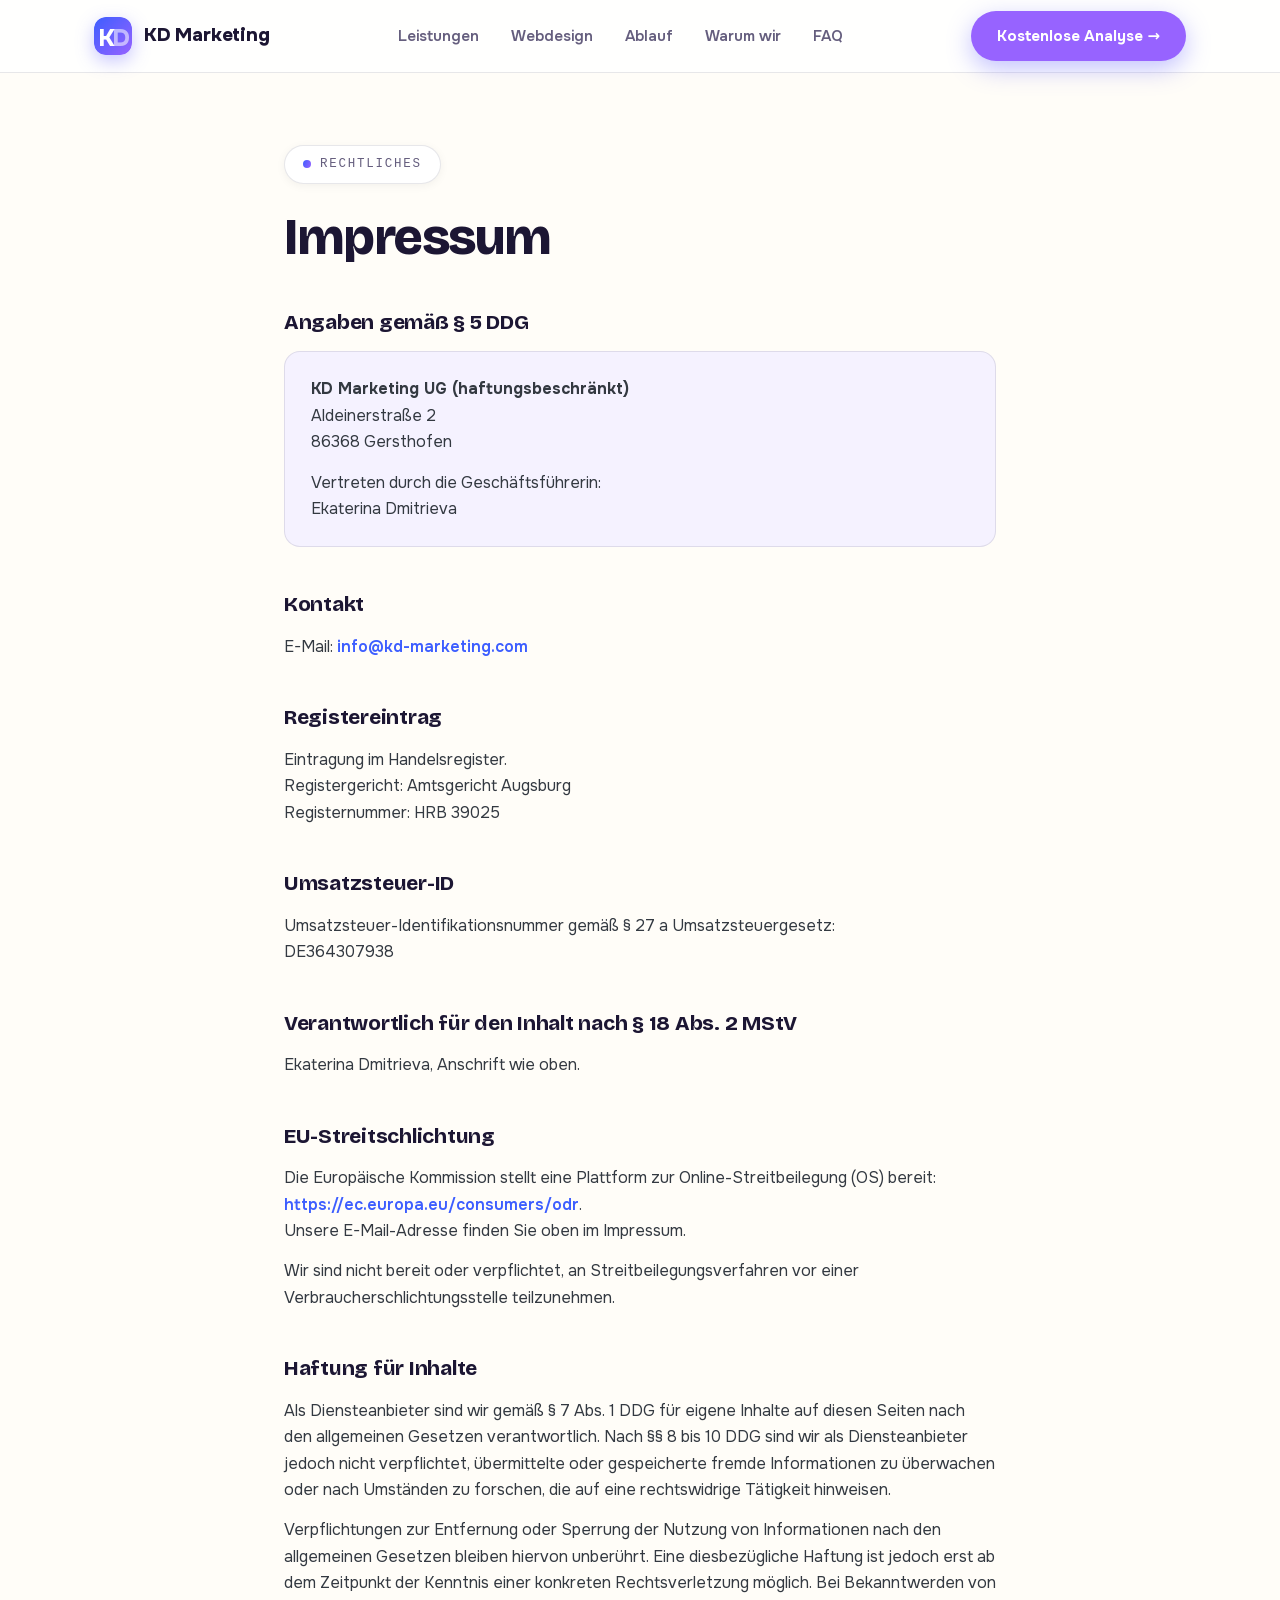
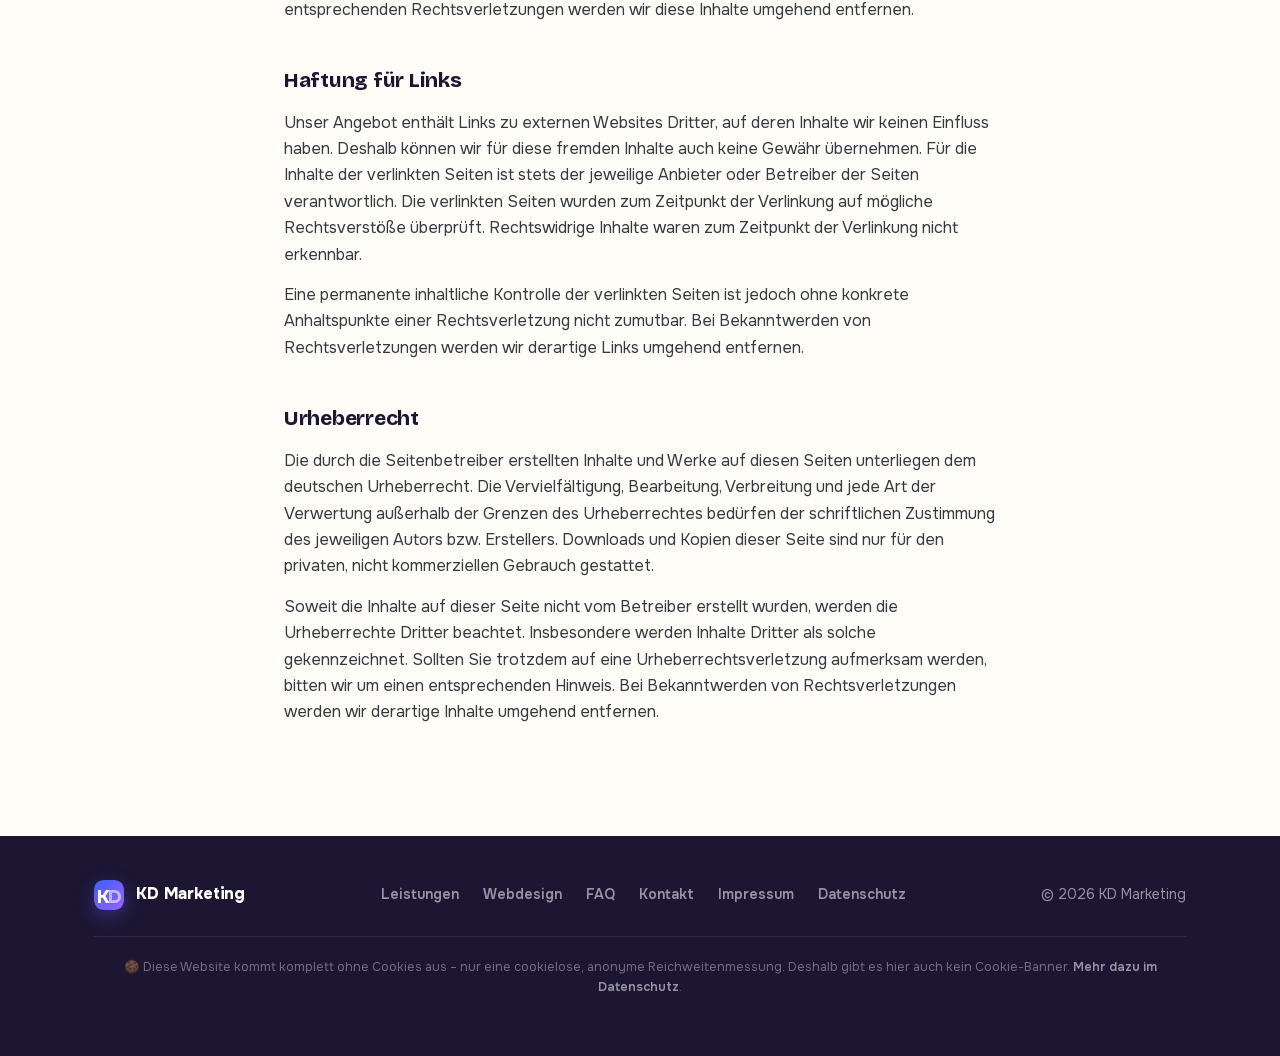
<file: impressum/index.html>
<!DOCTYPE html>
<html lang="de">
<head>
<meta charset="UTF-8">
<meta name="viewport" content="width=device-width, initial-scale=1.0">
<title>Impressum – KD Marketing</title>
<meta name="description" content="Impressum der KD Marketing UG (haftungsbeschränkt).">
<meta name="robots" content="noindex, follow">
<link rel="canonical" href="https://kd-marketing.com/impressum/">
<link rel="icon" href="/favicon.svg" type="image/svg+xml">
<link rel="icon" href="/favicon-32.png" type="image/png" sizes="32x32">
<link rel="apple-touch-icon" href="/apple-touch-icon.png">
<link rel="stylesheet" href="/fonts/onest.css">
<style>
:root{
  --ink:#1c1633;--ink-soft:#655e7e;--paper:#fffdf8;--paper-soft:#f5f2ff;
  --line:rgba(28,22,51,.1);--blue:#3d5eff;--violet:#9763ff;
  --grad:linear-gradient(112deg,#3d5eff 0%,#9763ff 100%);
  --dark:#1c1633;
  --marker:#ffe24a;
  --display:'Bricolage Grotesque','Onest',system-ui,sans-serif;
  --font:'Onest',system-ui,sans-serif;
  --mono:ui-monospace,'SF Mono',SFMono-Regular,Menlo,Consolas,monospace;
}
*{margin:0;padding:0;box-sizing:border-box}
a,button,summary{touch-action:manipulation}
:focus-visible{outline:2.5px solid var(--blue);outline-offset:3px;border-radius:6px}
h1,h2{text-wrap:balance}
@media (prefers-reduced-motion:reduce){*,*::before,*::after{animation:none!important;transition:none!important}}
body{font-family:var(--font);background:var(--paper);color:var(--ink);line-height:1.65;-webkit-font-smoothing:antialiased}
a{color:inherit;text-decoration:none}
.wrap{max-width:1140px;margin:0 auto;padding:0 24px}
header{position:sticky;top:0;z-index:50;background:rgba(255,255,255,.82);backdrop-filter:blur(14px);-webkit-backdrop-filter:blur(14px);border-bottom:1px solid var(--line)}
.nav{display:flex;align-items:center;justify-content:space-between;height:72px}
.logo{display:flex;align-items:center;gap:12px;font-weight:800;font-size:19px;letter-spacing:-.01em}
.logo-mark{width:38px;height:38px;border-radius:12px;display:block;flex:0 0 auto;box-shadow:0 6px 18px rgba(97,94,255,.35)}
.nav-links{display:flex;gap:32px;font-weight:600;font-size:15px;color:var(--ink-soft)}
.nav-links a:hover{color:var(--ink)}
.btn{display:inline-flex;align-items:center;gap:10px;background:var(--violet);color:#fff;font-weight:700;font-size:15px;padding:13px 26px;border-radius:999px;box-shadow:0 8px 24px rgba(97,94,255,.38);transition:transform .2s,filter .2s}
.btn:hover{transform:translateY(-2px);filter:brightness(1.07)}
main{padding:72px 0 96px}
.legal{max-width:760px}
.eyebrow{display:inline-flex;align-items:center;gap:9px;font-family:var(--mono);font-size:12.5px;font-weight:500;letter-spacing:.14em;text-transform:uppercase;color:var(--ink-soft);background:#fff;border:1px solid var(--line);padding:8px 18px;border-radius:999px;box-shadow:0 2px 10px rgba(14,14,14,.05);margin-bottom:26px}
.eyebrow .dot{width:8px;height:8px;border-radius:50%;background:var(--grad)}
h1{font-family:var(--display);font-weight:780;font-size:clamp(34px,4.6vw,52px);letter-spacing:-.028em;line-height:1.06;margin-bottom:36px}
h2{font-family:var(--display);font-weight:740;font-size:21px;letter-spacing:-.012em;margin:40px 0 12px}
p{margin:0 0 14px;color:#333941}
.legal a{color:var(--blue);font-weight:600}
.legal a:hover{text-decoration:underline}
address{font-style:normal}
.card{background:var(--paper-soft);border:1px solid var(--line);border-radius:16px;padding:24px 26px;margin:0 0 14px}
.card p:last-child{margin-bottom:0}
footer{background:var(--dark);color:rgba(255,255,255,.55);padding:44px 0;font-size:14px}
.foot{display:flex;justify-content:space-between;align-items:center;gap:20px;flex-wrap:wrap}
.foot .logo{font-size:16px;color:#fff}
.foot .logo-mark{width:30px;height:30px;border-radius:9px;font-size:12px}
.foot-links{display:flex;gap:24px;font-weight:600}
.foot-links a:hover{color:#fff}
.nocookie{margin-top:26px;padding-top:20px;border-top:1px solid rgba(255,255,255,.08);text-align:center;font-size:12.5px;color:rgba(255,255,255,.38)}
.nocookie a{color:rgba(255,255,255,.55);font-weight:600}
.nocookie a:hover{color:#fff}
@media(max-width:900px){.nav-links{display:none}}
@media(max-width:600px){.nav{height:64px}.logo{font-size:16px;gap:9px}.logo-mark{width:32px;height:32px;border-radius:9px;font-size:13px}.nav .btn{padding:10px 16px;font-size:13px;white-space:nowrap}main{padding:52px 0 72px}}
</style>
</head>
<body>

<header>
  <div class="wrap nav">
    <a class="logo" href="/"><svg class="logo-mark" viewBox="0 0 52 52" aria-hidden="true"><defs><linearGradient id="lg1" x1="0" y1="0" x2="1" y2="1"><stop offset="0" stop-color="#3d5eff"/><stop offset="1" stop-color="#9763ff"/></linearGradient></defs><rect width="52" height="52" rx="15" fill="url(#lg1)"/><text x="6" y="39" font-family="Onest,Arial,sans-serif" font-weight="800" font-size="33" fill="#fff" letter-spacing="-2">K</text><text x="24.5" y="39" font-family="Onest,Arial,sans-serif" font-weight="800" font-size="33" fill="#fff" opacity=".55" letter-spacing="-2">D</text></svg> KD&nbsp;Marketing</a>
    <nav class="nav-links">
      <a href="/#leistungen">Leistungen</a>
      <a href="/#webdesign">Webdesign</a>
      <a href="/#ablauf">Ablauf</a>
      <a href="/#warum">Warum wir</a>
      <a href="/#faq">FAQ</a>
    </nav>
    <a class="btn" href="/#kontakt">Kostenlose Analyse →</a>
  </div>
</header>

<main>
  <div class="wrap legal">
    <div class="eyebrow"><span class="dot"></span> Rechtliches</div>
    <h1>Impressum</h1>

    <h2>Angaben gemäß § 5 DDG</h2>
    <div class="card">
      <address>
        <p><strong>KD Marketing UG (haftungsbeschränkt)</strong><br>
        Aldeinerstraße 2<br>
        86368 Gersthofen</p>
        <p>Vertreten durch die Geschäftsführerin:<br>
        Ekaterina Dmitrieva</p>
      </address>
    </div>

    <h2>Kontakt</h2>
    <p>E-Mail: <a href="mailto:info@kd-marketing.com">info@kd-marketing.com</a></p>

    <h2>Registereintrag</h2>
    <p>Eintragung im Handelsregister.<br>
    Registergericht: Amtsgericht Augsburg<br>
    Registernummer: HRB 39025</p>

    <h2>Umsatzsteuer-ID</h2>
    <p>Umsatzsteuer-Identifikationsnummer gemäß § 27 a Umsatzsteuergesetz:<br>
    DE364307938</p>

    <h2>Verantwortlich für den Inhalt nach § 18 Abs. 2 MStV</h2>
    <p>Ekaterina Dmitrieva, Anschrift wie oben.</p>

    <h2>EU-Streitschlichtung</h2>
    <p>Die Europäische Kommission stellt eine Plattform zur Online-Streitbeilegung (OS) bereit: <a href="https://ec.europa.eu/consumers/odr" target="_blank" rel="noopener">https://ec.europa.eu/consumers/odr</a>.<br>
    Unsere E-Mail-Adresse finden Sie oben im Impressum.</p>
    <p>Wir sind nicht bereit oder verpflichtet, an Streitbeilegungsverfahren vor einer Verbraucherschlichtungsstelle teilzunehmen.</p>

    <h2>Haftung für Inhalte</h2>
    <p>Als Diensteanbieter sind wir gemäß § 7 Abs. 1 DDG für eigene Inhalte auf diesen Seiten nach den allgemeinen Gesetzen verantwortlich. Nach §§ 8 bis 10 DDG sind wir als Diensteanbieter jedoch nicht verpflichtet, übermittelte oder gespeicherte fremde Informationen zu überwachen oder nach Umständen zu forschen, die auf eine rechtswidrige Tätigkeit hinweisen.</p>
    <p>Verpflichtungen zur Entfernung oder Sperrung der Nutzung von Informationen nach den allgemeinen Gesetzen bleiben hiervon unberührt. Eine diesbezügliche Haftung ist jedoch erst ab dem Zeitpunkt der Kenntnis einer konkreten Rechtsverletzung möglich. Bei Bekanntwerden von entsprechenden Rechtsverletzungen werden wir diese Inhalte umgehend entfernen.</p>

    <h2>Haftung für Links</h2>
    <p>Unser Angebot enthält Links zu externen Websites Dritter, auf deren Inhalte wir keinen Einfluss haben. Deshalb können wir für diese fremden Inhalte auch keine Gewähr übernehmen. Für die Inhalte der verlinkten Seiten ist stets der jeweilige Anbieter oder Betreiber der Seiten verantwortlich. Die verlinkten Seiten wurden zum Zeitpunkt der Verlinkung auf mögliche Rechtsverstöße überprüft. Rechtswidrige Inhalte waren zum Zeitpunkt der Verlinkung nicht erkennbar.</p>
    <p>Eine permanente inhaltliche Kontrolle der verlinkten Seiten ist jedoch ohne konkrete Anhaltspunkte einer Rechtsverletzung nicht zumutbar. Bei Bekanntwerden von Rechtsverletzungen werden wir derartige Links umgehend entfernen.</p>

    <h2>Urheberrecht</h2>
    <p>Die durch die Seitenbetreiber erstellten Inhalte und Werke auf diesen Seiten unterliegen dem deutschen Urheberrecht. Die Vervielfältigung, Bearbeitung, Verbreitung und jede Art der Verwertung außerhalb der Grenzen des Urheberrechtes bedürfen der schriftlichen Zustimmung des jeweiligen Autors bzw. Erstellers. Downloads und Kopien dieser Seite sind nur für den privaten, nicht kommerziellen Gebrauch gestattet.</p>
    <p>Soweit die Inhalte auf dieser Seite nicht vom Betreiber erstellt wurden, werden die Urheberrechte Dritter beachtet. Insbesondere werden Inhalte Dritter als solche gekennzeichnet. Sollten Sie trotzdem auf eine Urheberrechtsverletzung aufmerksam werden, bitten wir um einen entsprechenden Hinweis. Bei Bekanntwerden von Rechtsverletzungen werden wir derartige Inhalte umgehend entfernen.</p>
  </div>
</main>

<footer>
  <div class="wrap foot">
    <a class="logo" href="/"><svg class="logo-mark" viewBox="0 0 52 52" aria-hidden="true"><defs><linearGradient id="lg2" x1="0" y1="0" x2="1" y2="1"><stop offset="0" stop-color="#3d5eff"/><stop offset="1" stop-color="#9763ff"/></linearGradient></defs><rect width="52" height="52" rx="15" fill="url(#lg2)"/><text x="6" y="39" font-family="Onest,Arial,sans-serif" font-weight="800" font-size="33" fill="#fff" letter-spacing="-2">K</text><text x="24.5" y="39" font-family="Onest,Arial,sans-serif" font-weight="800" font-size="33" fill="#fff" opacity=".55" letter-spacing="-2">D</text></svg> KD&nbsp;Marketing</a>
    <div class="foot-links">
      <a href="/#leistungen">Leistungen</a>
      <a href="/#webdesign">Webdesign</a>
      <a href="/#faq">FAQ</a>
      <a href="/#kontakt">Kontakt</a>
      <a href="/impressum/">Impressum</a>
      <a href="/datenschutz/">Datenschutz</a>
    </div>
    <div>© 2026 KD Marketing</div>
  </div>
  <div class="wrap">
    <p class="nocookie">🍪 Diese Website kommt komplett ohne Cookies aus – nur eine cookielose, anonyme Reichweitenmessung. Deshalb gibt es hier auch kein Cookie-Banner. <a href="/datenschutz/">Mehr dazu im Datenschutz</a>.</p>
  </div>
</footer>

<!-- Cloudflare Web Analytics (cookielos, siehe Datenschutz Ziff. 5) --><script type="module" src="https://static.cloudflareinsights.com/beacon.min.js" data-cf-beacon='{"token": "807c49d5d8184582b12e681dba7c41f8"}'></script>
</body>
</html>
</file>
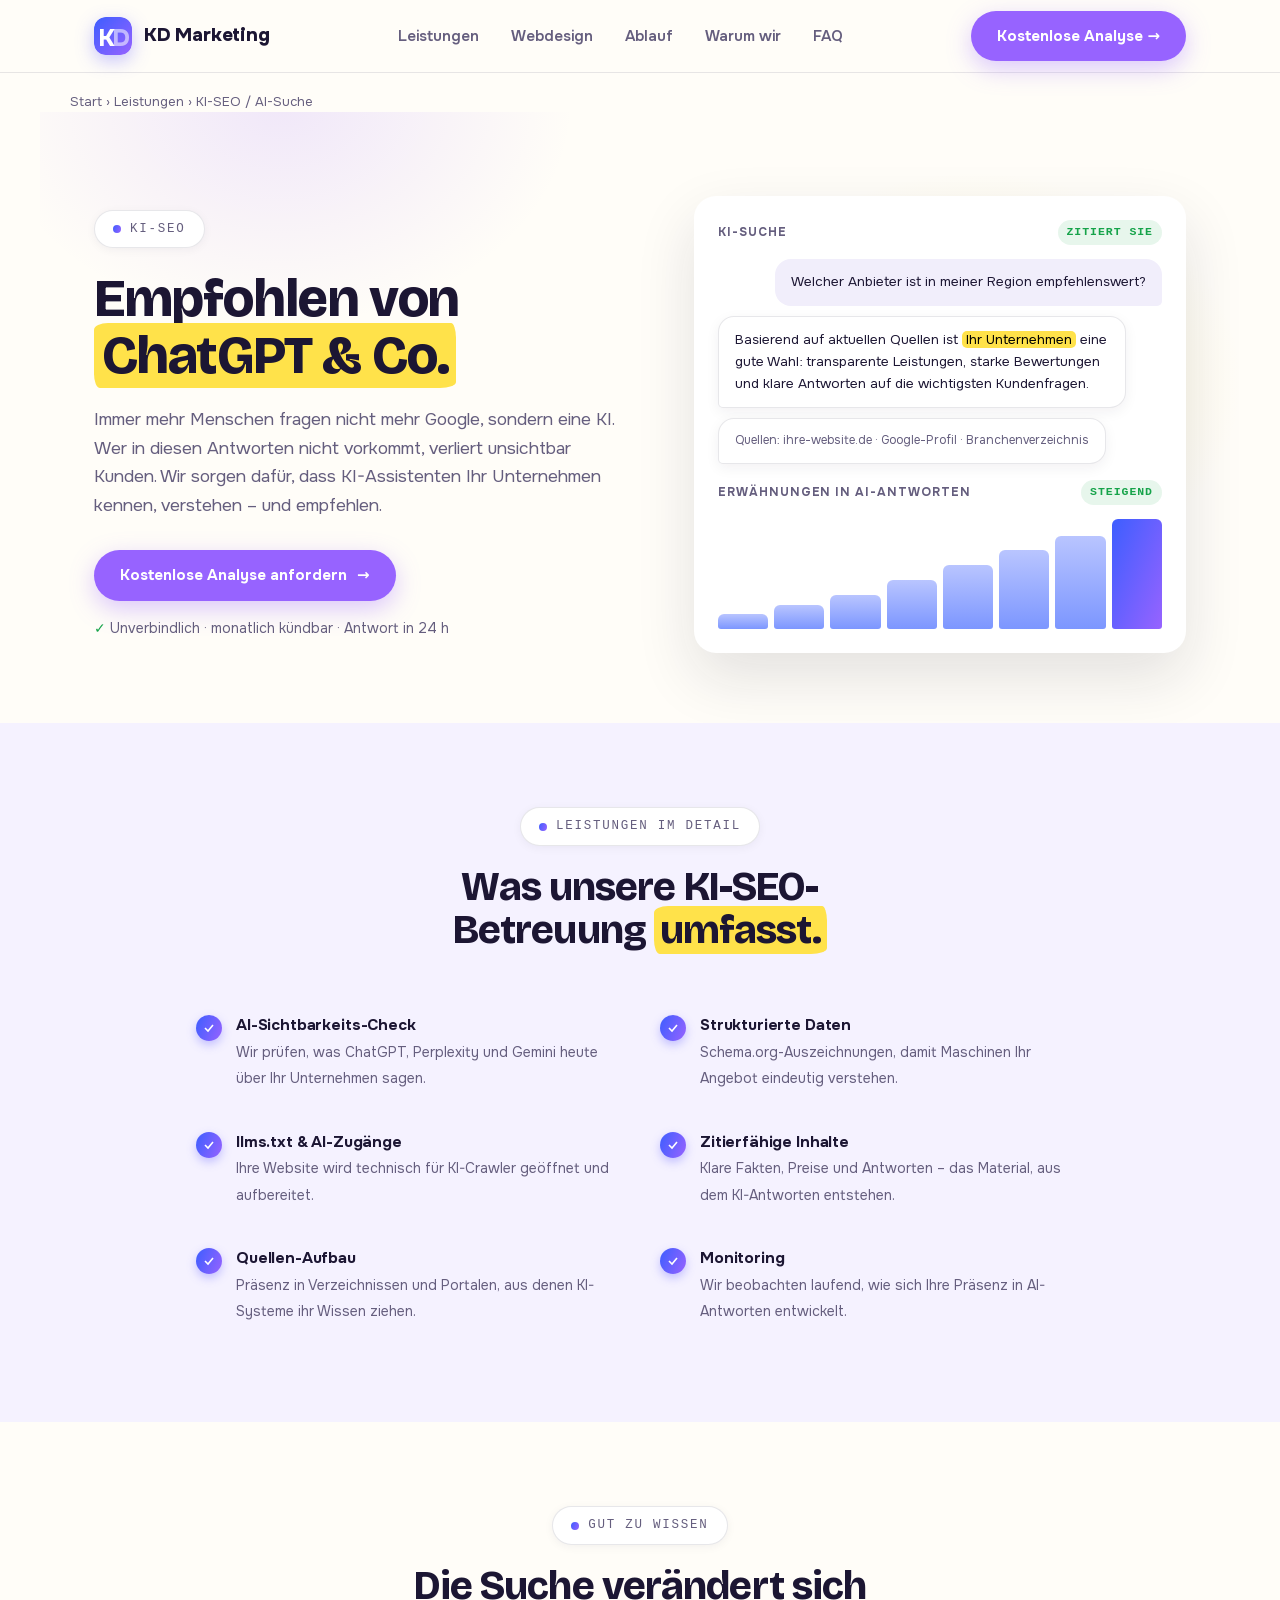
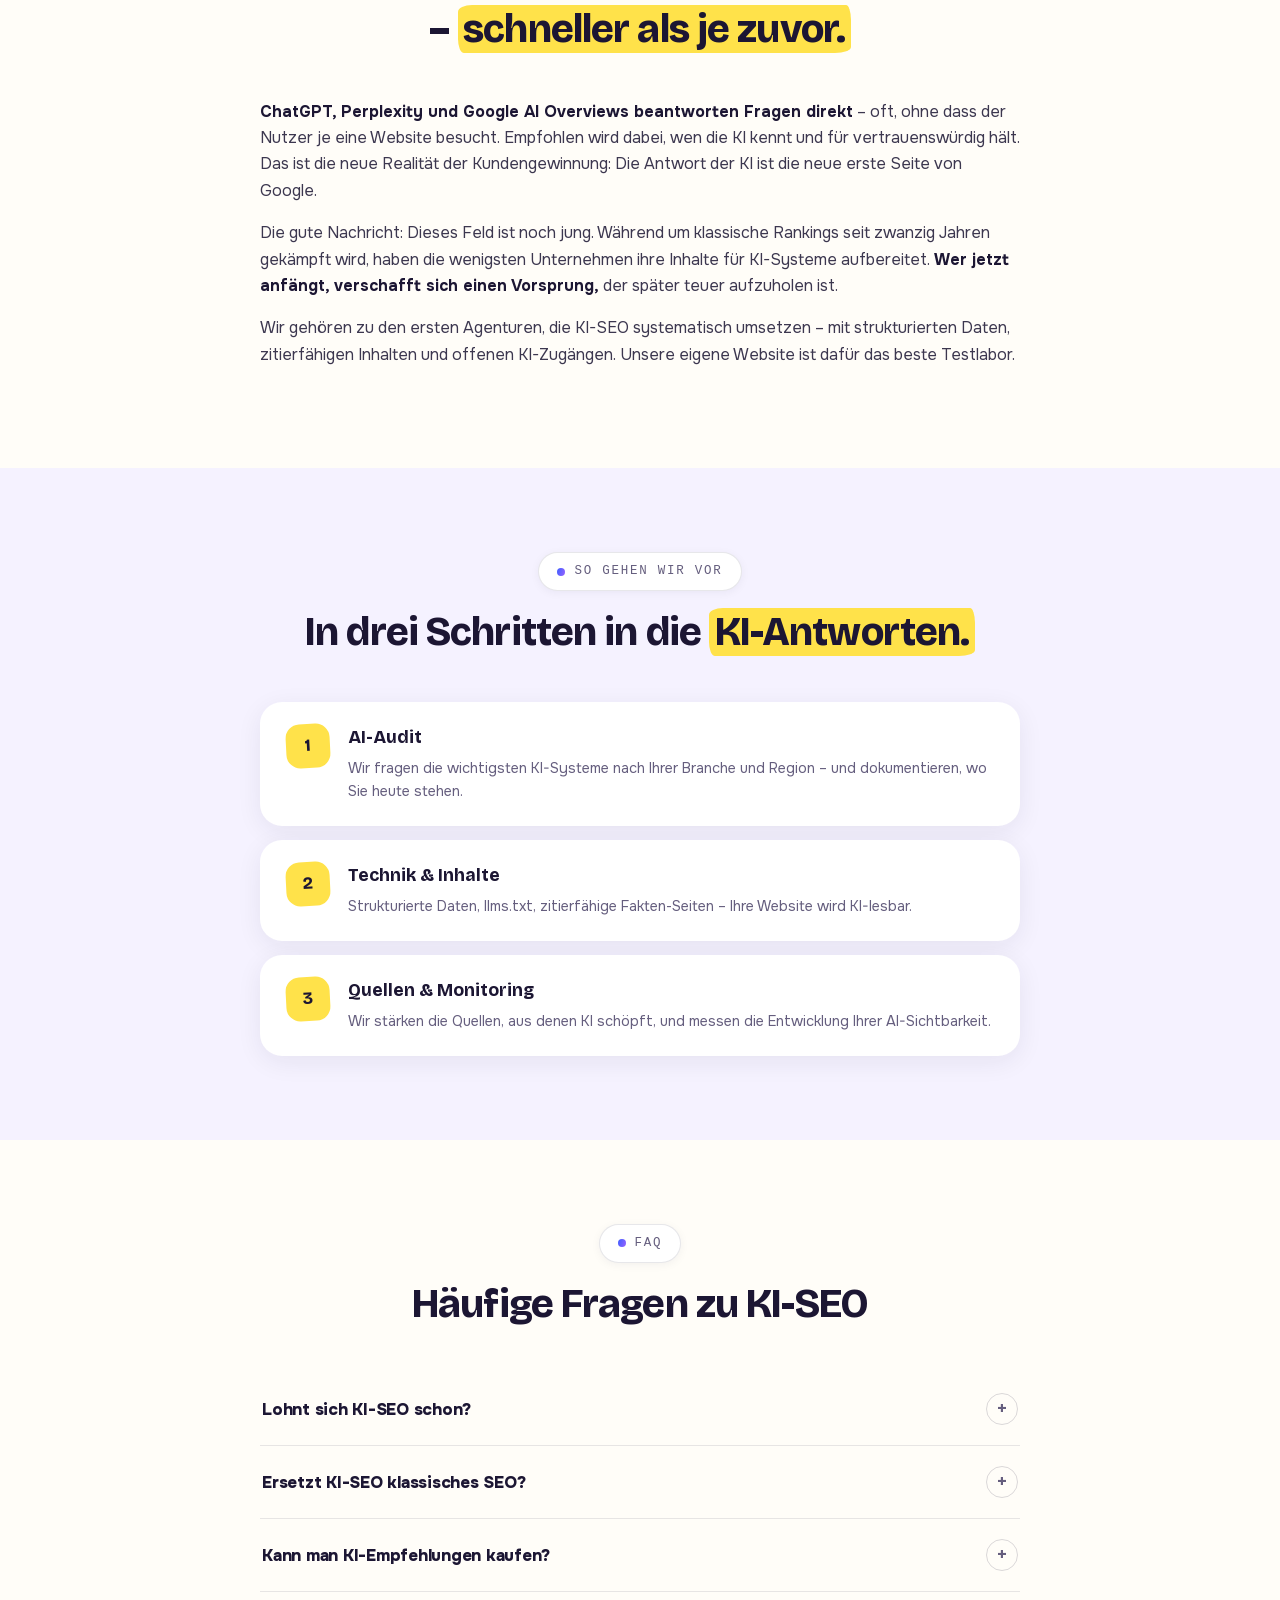
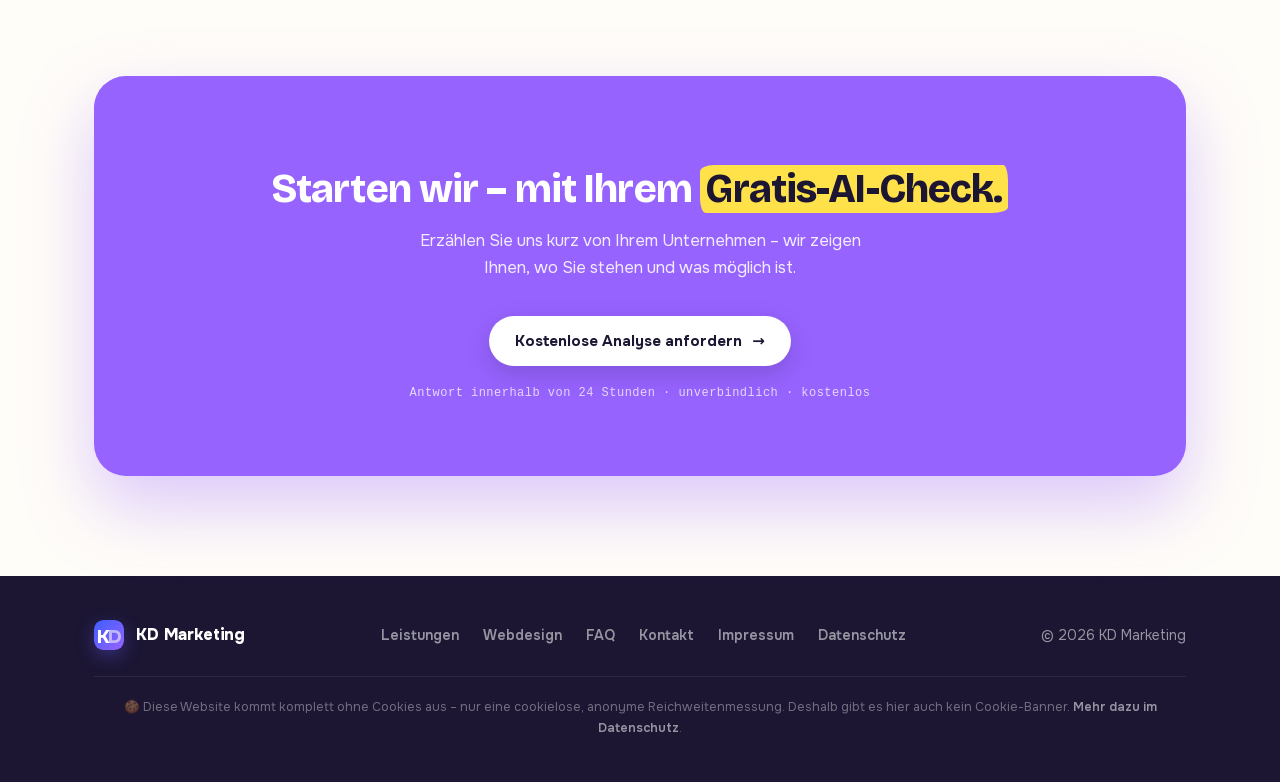
<file: ki-seo/index.html>
<!DOCTYPE html>
<html lang="de">
<head>
<meta charset="UTF-8">
<meta name="viewport" content="width=device-width, initial-scale=1.0">
<title>KI-SEO Agentur – sichtbar in ChatGPT &amp; Co. | KD Marketing</title>
<meta name="description" content="KI-SEO von KD Marketing: Wir optimieren Ihre Inhalte so, dass ChatGPT, Perplexity und Google AI Overviews Ihr Unternehmen empfehlen. Die Suche von morgen beginnt heute.">
<link rel="canonical" href="https://kd-marketing.com/ki-seo/">
<meta property="og:type" content="website">
<meta property="og:site_name" content="KD Marketing">
<meta property="og:locale" content="de_DE">
<meta property="og:title" content="KI-SEO Agentur – sichtbar in ChatGPT &amp; Co. | KD Marketing">
<meta property="og:description" content="KI-SEO von KD Marketing: Wir optimieren Ihre Inhalte so, dass ChatGPT, Perplexity und Google AI Overviews Ihr Unternehmen empfehlen. Die Suche von morgen beginnt heute.">
<meta property="og:url" content="https://kd-marketing.com/ki-seo/">
<meta property="og:image" content="https://kd-marketing.com/og-image.png">
<meta property="og:image:width" content="1200">
<meta property="og:image:height" content="630">
<meta name="twitter:card" content="summary_large_image">
<link rel="icon" href="/favicon.svg" type="image/svg+xml">
<link rel="icon" href="/favicon-32.png" type="image/png" sizes="32x32">
<link rel="apple-touch-icon" href="/apple-touch-icon.png">
<meta name="theme-color" content="#fffdf8">
<link rel="preload" href="/fonts/onest-latin.woff2" as="font" type="font/woff2" crossorigin>
<link rel="stylesheet" href="/fonts/onest.css">
<script type="application/ld+json">
{"@context": "https://schema.org", "@type": "Service", "name": "KI-SEO / AI-Suche", "serviceType": "KI-SEO / AI-Suche", "description": "KI-SEO von KD Marketing: Wir optimieren Ihre Inhalte so, dass ChatGPT, Perplexity und Google AI Overviews Ihr Unternehmen empfehlen. Die Suche von morgen beginnt heute.", "url": "https://kd-marketing.com/ki-seo/", "provider": {"@id": "https://kd-marketing.com/#organization", "@type": "ProfessionalService", "name": "KD Marketing UG (haftungsbeschränkt)", "url": "https://kd-marketing.com/"}, "areaServed": "DE"}
</script>
<script type="application/ld+json">
{"@context": "https://schema.org", "@type": "BreadcrumbList", "itemListElement": [{"@type": "ListItem", "position": 1, "name": "Start", "item": "https://kd-marketing.com/"}, {"@type": "ListItem", "position": 2, "name": "KI-SEO / AI-Suche", "item": "https://kd-marketing.com/ki-seo/"}]}
</script>
<script type="application/ld+json">
{"@context": "https://schema.org", "@type": "FAQPage", "mainEntity": [{"@type": "Question", "name": "Lohnt sich KI-SEO schon?", "acceptedAnswer": {"@type": "Answer", "text": "Ja – gerade jetzt. Der Anteil der Menschen, die KI statt Google fragen, wächst monatlich. Und weil kaum ein Wettbewerber optimiert ist, sind die Chancen aktuell so gut wie nie."}}, {"@type": "Question", "name": "Ersetzt KI-SEO klassisches SEO?", "acceptedAnswer": {"@type": "Answer", "text": "Nein, es baut darauf auf: KI-Systeme lernen aus denselben Quellen, die auch Google rankt. Gute klassische SEO ist das Fundament, KI-SEO der Aufbau."}}, {"@type": "Question", "name": "Kann man KI-Empfehlungen kaufen?", "acceptedAnswer": {"@type": "Answer", "text": "Nein. KI-Antworten lassen sich nicht buchen – aber beeinflussen: durch klare Inhalte, strukturierte Daten und starke Quellen. Genau das ist unsere Arbeit."}}]}
</script>
<style>
:root{
  --ink:#1c1633;--ink-soft:#655e7e;--paper:#fffdf8;--paper-soft:#f5f2ff;
  --line:rgba(28,22,51,.1);--blue:#3d5eff;--violet:#9763ff;--marker:#ffe24a;
  --grad:linear-gradient(112deg,#3d5eff 0%,#9763ff 100%);
  --dark:#1c1633;
  --font:'Onest',system-ui,sans-serif;
  --display:'Bricolage Grotesque','Onest',system-ui,sans-serif;
  --mono:ui-monospace,'SF Mono',SFMono-Regular,Menlo,Consolas,monospace;
}
*{margin:0;padding:0;box-sizing:border-box}
html{scroll-behavior:smooth}
section[id]{scroll-margin-top:80px}
a,button,summary{touch-action:manipulation}
:focus-visible{outline:2.5px solid var(--blue);outline-offset:3px;border-radius:6px}
h1,h2,h3{text-wrap:balance}
@media (prefers-reduced-motion:reduce){*,*::before,*::after{animation:none!important;transition:none!important}html{scroll-behavior:auto}}
body{font-family:var(--font);background:var(--paper);color:var(--ink);line-height:1.65;-webkit-font-smoothing:antialiased}
a{color:inherit;text-decoration:none}
.wrap{max-width:1140px;margin:0 auto;padding:0 24px}
header{position:sticky;top:0;z-index:50;background:rgba(255,253,248,.85);backdrop-filter:blur(14px);-webkit-backdrop-filter:blur(14px);border-bottom:1px solid var(--line)}
.nav{display:flex;align-items:center;justify-content:space-between;height:72px}
.logo{display:flex;align-items:center;gap:12px;font-weight:800;font-size:19px;letter-spacing:-.01em}
.logo-mark{width:38px;height:38px;border-radius:12px;display:block;flex:0 0 auto;box-shadow:0 6px 18px rgba(97,94,255,.35)}
.nav-links{display:flex;gap:32px;font-weight:600;font-size:15px;color:var(--ink-soft)}
.nav-links a:hover{color:var(--ink)}
.btn{display:inline-flex;align-items:center;gap:10px;background:var(--violet);color:#fff;font-weight:700;font-size:15px;padding:13px 26px;border-radius:999px;box-shadow:0 8px 24px rgba(151,99,255,.35);transition:transform .2s,filter .2s}
.btn:hover{transform:translateY(-2px);filter:brightness(1.06)}
.btn.light{background:#fff;color:var(--ink);box-shadow:0 8px 24px rgba(28,22,51,.18)}
.eyebrow{display:inline-flex;align-items:center;gap:9px;font-family:var(--mono);font-size:12.5px;font-weight:500;letter-spacing:.14em;text-transform:uppercase;color:var(--ink-soft);background:#fff;border:1px solid var(--line);padding:8px 18px;border-radius:999px;box-shadow:0 2px 10px rgba(28,22,51,.05)}
.eyebrow .dot{width:8px;height:8px;border-radius:50%;background:var(--grad)}
.hl{background:var(--marker);border-radius:14px 5px 16px 6px/7px 15px 6px 14px;padding:0 .14em;box-decoration-break:clone;-webkit-box-decoration-break:clone}
.hero{position:relative;overflow:hidden;padding:84px 0 70px}
.hero-glow{position:absolute;left:50%;top:-220px;transform:translateX(-50%);width:1200px;height:700px;pointer-events:none;background:radial-gradient(420px 320px at 20% 30%,rgba(151,99,255,.14),transparent 70%),radial-gradient(380px 300px at 78% 70%,rgba(255,226,74,.2),transparent 70%)}
.hero .wrap{position:relative;display:grid;grid-template-columns:1.05fr .95fr;gap:56px;align-items:center}
h1{font-family:var(--display);font-weight:780;font-size:clamp(33px,4.6vw,54px);line-height:1.06;letter-spacing:-.026em;margin:22px 0 0}
.lead{margin:20px 0 30px;font-size:17.5px;color:var(--ink-soft)}
.hero-note{margin-top:16px;font-size:14px;color:var(--ink-soft)}
.hero-note .ok{color:#16a34a;font-weight:700}
section{padding:84px 0}
.sec-head{max-width:680px;margin:0 auto 48px;text-align:center}
h2{font-family:var(--display);font-weight:760;font-size:clamp(26px,3.6vw,40px);line-height:1.07;letter-spacing:-.022em;margin-top:20px}
.sec-head p{margin-top:14px;color:var(--ink-soft);font-size:16.5px}
.soft{background:var(--paper-soft)}
.benefits{display:grid;grid-template-columns:1fr 1fr;gap:10px 28px;max-width:900px;margin:0 auto}
.b-item{display:flex;gap:14px;padding:14px 6px}
.check{flex:0 0 26px;width:26px;height:26px;border-radius:50%;margin-top:2px;background:var(--grad);display:grid;place-items:center;box-shadow:0 4px 10px rgba(97,94,255,.35)}
.check svg{width:12px;height:12px;stroke:#fff;stroke-width:3.2;fill:none}
.b-item b{display:block;font-size:15.5px;letter-spacing:-.01em}
.b-item span{font-size:14px;color:var(--ink-soft)}
.steps{max-width:760px;margin:0 auto;display:flex;flex-direction:column;gap:14px}
.step{display:flex;gap:18px;background:#fff;border-radius:22px;padding:22px 26px;box-shadow:0 6px 26px rgba(28,22,51,.07)}
.step i{flex:0 0 44px;width:44px;height:44px;border-radius:14px;display:grid;place-items:center;font-family:var(--display);font-weight:750;font-size:17px;background:var(--marker);color:var(--ink);transform:rotate(-3deg);font-style:normal}
.step b{display:block;font-family:var(--display);font-size:17.5px;font-weight:740;margin-bottom:4px}
.step p{font-size:14.5px;color:var(--ink-soft)}
.prose{max-width:760px;margin:0 auto;font-size:16px;color:#3c374f}
.prose p{margin-bottom:16px}
.prose strong{color:var(--ink)}
.faq-list{max-width:760px;margin:0 auto}
.faq-item{border-bottom:1px solid var(--line)}
.faq-item summary{list-style:none;cursor:pointer;display:flex;align-items:center;justify-content:space-between;gap:16px;padding:20px 2px;font-size:16.5px;font-weight:800;letter-spacing:-.015em}
.faq-item summary::-webkit-details-marker{display:none}
.faq-item summary .fx{flex:0 0 32px;width:32px;height:32px;border-radius:50%;border:1.5px solid rgba(28,22,51,.16);display:grid;place-items:center;font-weight:600;font-size:18px;color:var(--ink-soft);transition:transform .25s,background .25s,color .25s,border-color .25s}
.faq-item[open] summary .fx{transform:rotate(45deg);background:var(--grad);color:#fff;border-color:transparent}
.faq-item .faq-a{padding:0 44px 20px 2px;color:var(--ink-soft);font-size:15px}
.cta-band{padding:0 0 100px}
.cta-inner{position:relative;overflow:hidden;border-radius:32px;background:var(--violet);color:#fff;text-align:center;padding:72px 32px;box-shadow:0 30px 70px rgba(151,99,255,.35)}
.cta-inner h2{color:#fff}
.cta-inner .hl{background:var(--marker);color:var(--ink)}
.cta-inner p{margin:16px auto 34px;max-width:480px;color:rgba(255,255,255,.88);font-size:16.5px}
.cta-note{margin-top:18px;font-family:var(--mono);font-size:12px;letter-spacing:.04em;color:rgba(255,255,255,.75)}
.crumbs{font-size:13px;color:var(--ink-soft);padding:18px 0 0}
.crumbs a{color:var(--ink-soft)}.crumbs a:hover{color:var(--ink)}
footer{background:var(--dark);color:rgba(255,255,255,.55);padding:44px 0;font-size:14px}
.foot{display:flex;justify-content:space-between;align-items:center;gap:20px;flex-wrap:wrap}
.foot .logo{font-size:16px;color:#fff}
.foot .logo-mark{width:30px;height:30px;border-radius:9px}
.foot-links{display:flex;gap:24px;font-weight:600}
.foot-links a:hover{color:#fff}
.nocookie{margin-top:26px;padding-top:20px;border-top:1px solid rgba(255,255,255,.08);text-align:center;font-size:12.5px;color:rgba(255,255,255,.38)}
.nocookie a{color:rgba(255,255,255,.55);font-weight:600}
.nocookie a:hover{color:#fff}
/* ---- visuals ---- */
.vis{position:relative}
.vis-card{background:#fff;border-radius:22px;padding:24px;box-shadow:0 24px 60px rgba(28,22,51,.12)}
.vis-h{font-size:12px;font-weight:700;letter-spacing:.08em;text-transform:uppercase;color:var(--ink-soft);margin-bottom:14px;display:flex;justify-content:space-between;align-items:center}
.vis-h .up{font-family:var(--mono);font-size:11.5px;font-weight:600;color:#16a34a;background:rgba(22,163,74,.1);border-radius:999px;padding:3px 9px}
.serp-row{display:flex;align-items:center;gap:12px;border:1px solid var(--line);border-radius:13px;padding:11px 14px;background:#fff;margin-bottom:9px}
.serp-row.win{background:linear-gradient(112deg,rgba(61,94,255,.07),rgba(151,99,255,.07));outline:1.5px solid rgba(151,99,255,.4);border-color:transparent}
.pos{width:28px;height:28px;border-radius:9px;flex:0 0 28px;display:grid;place-items:center;font-weight:800;font-size:13px;background:#f1eefb;color:var(--ink-soft)}
.serp-row.win .pos{background:var(--grad);color:#fff}
.sr-txt{min-width:0;flex:1}
.sr-txt b{display:block;font-size:13.5px;white-space:nowrap;overflow:hidden;text-overflow:ellipsis}
.sr-txt span{display:block;font-size:11.5px;color:var(--ink-soft);white-space:nowrap;overflow:hidden;text-overflow:ellipsis}
.ghost{height:8px;border-radius:4px;background:#efedf7}
.tbars{display:flex;align-items:flex-end;gap:6px;height:110px;margin-top:8px}
.tbars i{flex:1;border-radius:6px 6px 3px 3px;background:linear-gradient(180deg,#b9c5ff,#7c96ff)}
.tbars i:last-child{background:var(--grad)}
.map-vis{position:relative;height:130px;border-radius:14px;overflow:hidden;background:radial-gradient(circle at 62% 42%,rgba(151,99,255,.16),transparent 55%),#f2effa;margin-bottom:14px}
.map-vis::before,.map-vis::after{content:"";position:absolute;background:#e2ddf0}
.map-vis::before{left:0;right:0;top:56px;height:10px;transform:rotate(-6deg)}
.map-vis::after{top:0;bottom:0;left:58%;width:10px;transform:rotate(14deg)}
.pin{position:absolute;left:58%;top:40px;width:34px;height:34px;transform:translateX(-50%);background:var(--grad);border-radius:50% 50% 50% 0;rotate:-45deg;box-shadow:0 8px 18px rgba(97,94,255,.45)}
.pin::after{content:"";position:absolute;inset:9px;background:#fff;border-radius:50%}
.stars{color:#f59e0b;letter-spacing:2px;font-size:13px}
.chat{display:flex;flex-direction:column;gap:10px}
.bubble{border-radius:16px;padding:12px 16px;font-size:13.5px;max-width:92%}
.bubble.q{background:#f1eefb;align-self:flex-end;border-bottom-right-radius:5px}
.bubble.a{background:#fff;border:1px solid var(--line);align-self:flex-start;border-bottom-left-radius:5px;box-shadow:0 4px 14px rgba(28,22,51,.06)}
.bubble.a mark{background:var(--marker);border-radius:5px;padding:0 4px}
.doc-lines{display:flex;flex-direction:column;gap:8px;margin-bottom:16px}
.doc-lines .ghost.t{height:12px;background:#241d3d;width:62%}
.gauge{display:flex;gap:10px;align-items:flex-end;height:90px;margin-top:6px}
.gauge i{flex:1;border-radius:8px 8px 4px 4px}
@media(max-width:900px){
  .nav-links{display:none}
  .hero .wrap{grid-template-columns:1fr;gap:40px}
  .benefits{grid-template-columns:1fr}
}
@media(max-width:600px){
  .nav{height:64px}.logo{font-size:16px;gap:9px}.logo-mark{width:32px;height:32px}
  .nav .btn{padding:10px 16px;font-size:13px;white-space:nowrap}
  section{padding:64px 0}.hero{padding:64px 0 56px}
}
</style>
</head>
<body>

<header>
  <div class="wrap nav">
    <a class="logo" href="/"><svg class="logo-mark" viewBox="0 0 52 52" aria-hidden="true"><defs><linearGradient id="lg1" x1="0" y1="0" x2="1" y2="1"><stop offset="0" stop-color="#3d5eff"/><stop offset="1" stop-color="#9763ff"/></linearGradient></defs><rect width="52" height="52" rx="15" fill="url(#lg1)"/><text x="6" y="39" font-family="Onest,Arial,sans-serif" font-weight="800" font-size="33" fill="#fff" letter-spacing="-2">K</text><text x="24.5" y="39" font-family="Onest,Arial,sans-serif" font-weight="800" font-size="33" fill="#fff" opacity=".55" letter-spacing="-2">D</text></svg> KD&nbsp;Marketing</a>
    <nav class="nav-links">
      <a href="/#leistungen">Leistungen</a>
      <a href="/#webdesign">Webdesign</a>
      <a href="/#ablauf">Ablauf</a>
      <a href="/#warum">Warum wir</a>
      <a href="/#faq">FAQ</a>
    </nav>
    <a class="btn" href="#kontakt">Kostenlose Analyse →</a>
  </div>
</header>

<div class="wrap crumbs"><a href="/">Start</a> › <a href="/#leistungen">Leistungen</a> › KI-SEO / AI-Suche</div>

<section class="hero">
  <div class="hero-glow"></div>
  <div class="wrap">
    <div>
      <div class="eyebrow"><span class="dot"></span> KI-SEO</div>
      <h1>Empfohlen von <span class="hl">ChatGPT &amp; Co.</span></h1>
      <p class="lead">Immer mehr Menschen fragen nicht mehr Google, sondern eine KI. Wer in diesen Antworten nicht vorkommt, verliert unsichtbar Kunden. Wir sorgen dafür, dass KI-Assistenten Ihr Unternehmen kennen, verstehen – und empfehlen.</p>
      <a class="btn" href="#kontakt">Kostenlose Analyse anfordern <span aria-hidden="true">→</span></a>
      <div class="hero-note"><span class="ok">✓</span> Unverbindlich · monatlich kündbar · Antwort in 24&nbsp;h</div>
    </div>
    <figure class="vis" aria-label="Beispiel: KI-Assistent empfiehlt Ihr Unternehmen in einer Antwort">
      <div class="vis-card">
        <div class="vis-h">KI-Suche <span class="up">zitiert Sie</span></div>
        <div class="chat">
          <div class="bubble q">Welcher Anbieter ist in meiner Region empfehlenswert?</div>
          <div class="bubble a">Basierend auf aktuellen Quellen ist <mark>Ihr Unternehmen</mark> eine gute Wahl: transparente Leistungen, starke Bewertungen und klare Antworten auf die wichtigsten Kundenfragen.</div>
          <div class="bubble a" style="font-size:12px;color:var(--ink-soft)">Quellen: ihre-website.de · Google-Profil · Branchenverzeichnis</div>
        </div>
        <div class="vis-h" style="margin-top:16px">Erwähnungen in AI-Antworten <span class="up">steigend</span></div>
        <div class="tbars" aria-hidden="true"><i style="height:14%"></i><i style="height:22%"></i><i style="height:31%"></i><i style="height:45%"></i><i style="height:58%"></i><i style="height:72%"></i><i style="height:85%"></i><i style="height:100%"></i></div>
      </div>
    </figure>
  </div>
</section>

<section class="soft">
  <div class="wrap">
    <div class="sec-head">
      <div class="eyebrow"><span class="dot"></span> Leistungen im Detail</div>
      <h2>Was unsere KI-SEO-Betreuung <span class="hl">umfasst.</span></h2>
    </div>
    <div class="benefits">
      <div class="b-item"><span class="check"><svg aria-hidden="true" viewBox="0 0 24 24"><path d="M4 12l6 6L20 6"/></svg></span><div><b>AI-Sichtbarkeits-Check</b><span>Wir prüfen, was ChatGPT, Perplexity und Gemini heute über Ihr Unternehmen sagen.</span></div></div>
      <div class="b-item"><span class="check"><svg aria-hidden="true" viewBox="0 0 24 24"><path d="M4 12l6 6L20 6"/></svg></span><div><b>Strukturierte Daten</b><span>Schema.org-Auszeichnungen, damit Maschinen Ihr Angebot eindeutig verstehen.</span></div></div>
      <div class="b-item"><span class="check"><svg aria-hidden="true" viewBox="0 0 24 24"><path d="M4 12l6 6L20 6"/></svg></span><div><b>llms.txt & AI-Zugänge</b><span>Ihre Website wird technisch für KI-Crawler geöffnet und aufbereitet.</span></div></div>
      <div class="b-item"><span class="check"><svg aria-hidden="true" viewBox="0 0 24 24"><path d="M4 12l6 6L20 6"/></svg></span><div><b>Zitierfähige Inhalte</b><span>Klare Fakten, Preise und Antworten – das Material, aus dem KI-Antworten entstehen.</span></div></div>
      <div class="b-item"><span class="check"><svg aria-hidden="true" viewBox="0 0 24 24"><path d="M4 12l6 6L20 6"/></svg></span><div><b>Quellen-Aufbau</b><span>Präsenz in Verzeichnissen und Portalen, aus denen KI-Systeme ihr Wissen ziehen.</span></div></div>
      <div class="b-item"><span class="check"><svg aria-hidden="true" viewBox="0 0 24 24"><path d="M4 12l6 6L20 6"/></svg></span><div><b>Monitoring</b><span>Wir beobachten laufend, wie sich Ihre Präsenz in AI-Antworten entwickelt.</span></div></div>
    </div>
  </div>
</section>

<section>
  <div class="wrap">
    <div class="sec-head">
      <div class="eyebrow"><span class="dot"></span> Gut zu wissen</div>
      <h2>Die Suche verändert sich – <span class="hl">schneller als je zuvor.</span></h2>
    </div>
    <div class="prose">
<p><strong>ChatGPT, Perplexity und Google AI Overviews beantworten Fragen direkt</strong> – oft, ohne dass der Nutzer je eine Website besucht. Empfohlen wird dabei, wen die KI kennt und für vertrauenswürdig hält. Das ist die neue Realität der Kundengewinnung: Die Antwort der KI ist die neue erste Seite von Google.</p>
<p>Die gute Nachricht: Dieses Feld ist noch jung. Während um klassische Rankings seit zwanzig Jahren gekämpft wird, haben die wenigsten Unternehmen ihre Inhalte für KI-Systeme aufbereitet. <strong>Wer jetzt anfängt, verschafft sich einen Vorsprung,</strong> der später teuer aufzuholen ist.</p>
<p>Wir gehören zu den ersten Agenturen, die KI-SEO systematisch umsetzen – mit strukturierten Daten, zitierfähigen Inhalten und offenen KI-Zugängen. Unsere eigene Website ist dafür das beste Testlabor.</p>
    </div>
  </div>
</section>

<section class="soft">
  <div class="wrap">
    <div class="sec-head">
      <div class="eyebrow"><span class="dot"></span> So gehen wir vor</div>
      <h2>In drei Schritten in die <span class="hl">KI-Antworten.</span></h2>
    </div>
    <div class="steps">
      <div class="step"><i>1</i><div><b>AI-Audit</b><p>Wir fragen die wichtigsten KI-Systeme nach Ihrer Branche und Region – und dokumentieren, wo Sie heute stehen.</p></div></div>
      <div class="step"><i>2</i><div><b>Technik & Inhalte</b><p>Strukturierte Daten, llms.txt, zitierfähige Fakten-Seiten – Ihre Website wird KI-lesbar.</p></div></div>
      <div class="step"><i>3</i><div><b>Quellen & Monitoring</b><p>Wir stärken die Quellen, aus denen KI schöpft, und messen die Entwicklung Ihrer AI-Sichtbarkeit.</p></div></div>
    </div>
  </div>
</section>

<section>
  <div class="wrap">
    <div class="sec-head">
      <div class="eyebrow"><span class="dot"></span> FAQ</div>
      <h2>Häufige Fragen zu KI-SEO</h2>
    </div>
    <div class="faq-list">
      <details class="faq-item">
        <summary>Lohnt sich KI-SEO schon?<span class="fx">+</span></summary>
        <div class="faq-a">Ja – gerade jetzt. Der Anteil der Menschen, die KI statt Google fragen, wächst monatlich. Und weil kaum ein Wettbewerber optimiert ist, sind die Chancen aktuell so gut wie nie.</div>
      </details>
      <details class="faq-item">
        <summary>Ersetzt KI-SEO klassisches SEO?<span class="fx">+</span></summary>
        <div class="faq-a">Nein, es baut darauf auf: KI-Systeme lernen aus denselben Quellen, die auch Google rankt. Gute klassische SEO ist das Fundament, KI-SEO der Aufbau.</div>
      </details>
      <details class="faq-item">
        <summary>Kann man KI-Empfehlungen kaufen?<span class="fx">+</span></summary>
        <div class="faq-a">Nein. KI-Antworten lassen sich nicht buchen – aber beeinflussen: durch klare Inhalte, strukturierte Daten und starke Quellen. Genau das ist unsere Arbeit.</div>
      </details>
    </div>
  </div>
</section>

<section class="cta-band" id="kontakt">
  <div class="wrap">
    <div class="cta-inner">
      <h2>Starten wir – mit Ihrem <span class="hl">Gratis-AI-Check.</span></h2>
      <p>Erzählen Sie uns kurz von Ihrem Unternehmen – wir zeigen Ihnen, wo Sie stehen und was möglich ist.</p>
      <a class="btn light" href="mailto:info@kd-marketing.com?subject=Anfrage%20KI-SEO">Kostenlose Analyse anfordern <span aria-hidden="true">→</span></a>
      <div class="cta-note">Antwort innerhalb von 24 Stunden · unverbindlich · kostenlos</div>
    </div>
  </div>
</section>

<footer>
  <div class="wrap foot">
    <a class="logo" href="/"><svg class="logo-mark" viewBox="0 0 52 52" aria-hidden="true"><defs><linearGradient id="lg2" x1="0" y1="0" x2="1" y2="1"><stop offset="0" stop-color="#3d5eff"/><stop offset="1" stop-color="#9763ff"/></linearGradient></defs><rect width="52" height="52" rx="15" fill="url(#lg2)"/><text x="6" y="39" font-family="Onest,Arial,sans-serif" font-weight="800" font-size="33" fill="#fff" letter-spacing="-2">K</text><text x="24.5" y="39" font-family="Onest,Arial,sans-serif" font-weight="800" font-size="33" fill="#fff" opacity=".55" letter-spacing="-2">D</text></svg> KD&nbsp;Marketing</a>
    <div class="foot-links">
      <a href="/#leistungen">Leistungen</a>
      <a href="/#webdesign">Webdesign</a>
      <a href="/#faq">FAQ</a>
      <a href="/#kontakt">Kontakt</a>
      <a href="/impressum/">Impressum</a>
      <a href="/datenschutz/">Datenschutz</a>
    </div>
    <div>© 2026 KD Marketing</div>
  </div>
  <div class="wrap">
    <p class="nocookie">🍪 Diese Website kommt komplett ohne Cookies aus – nur eine cookielose, anonyme Reichweitenmessung. Deshalb gibt es hier auch kein Cookie-Banner. <a href="/datenschutz/">Mehr dazu im Datenschutz</a>.</p>
  </div>
</footer>

<!-- Cloudflare Web Analytics (cookielos, siehe Datenschutz Ziff. 5) --><script type="module" src="https://static.cloudflareinsights.com/beacon.min.js" data-cf-beacon='{"token": "807c49d5d8184582b12e681dba7c41f8"}'></script>
</body>
</html>
</file>
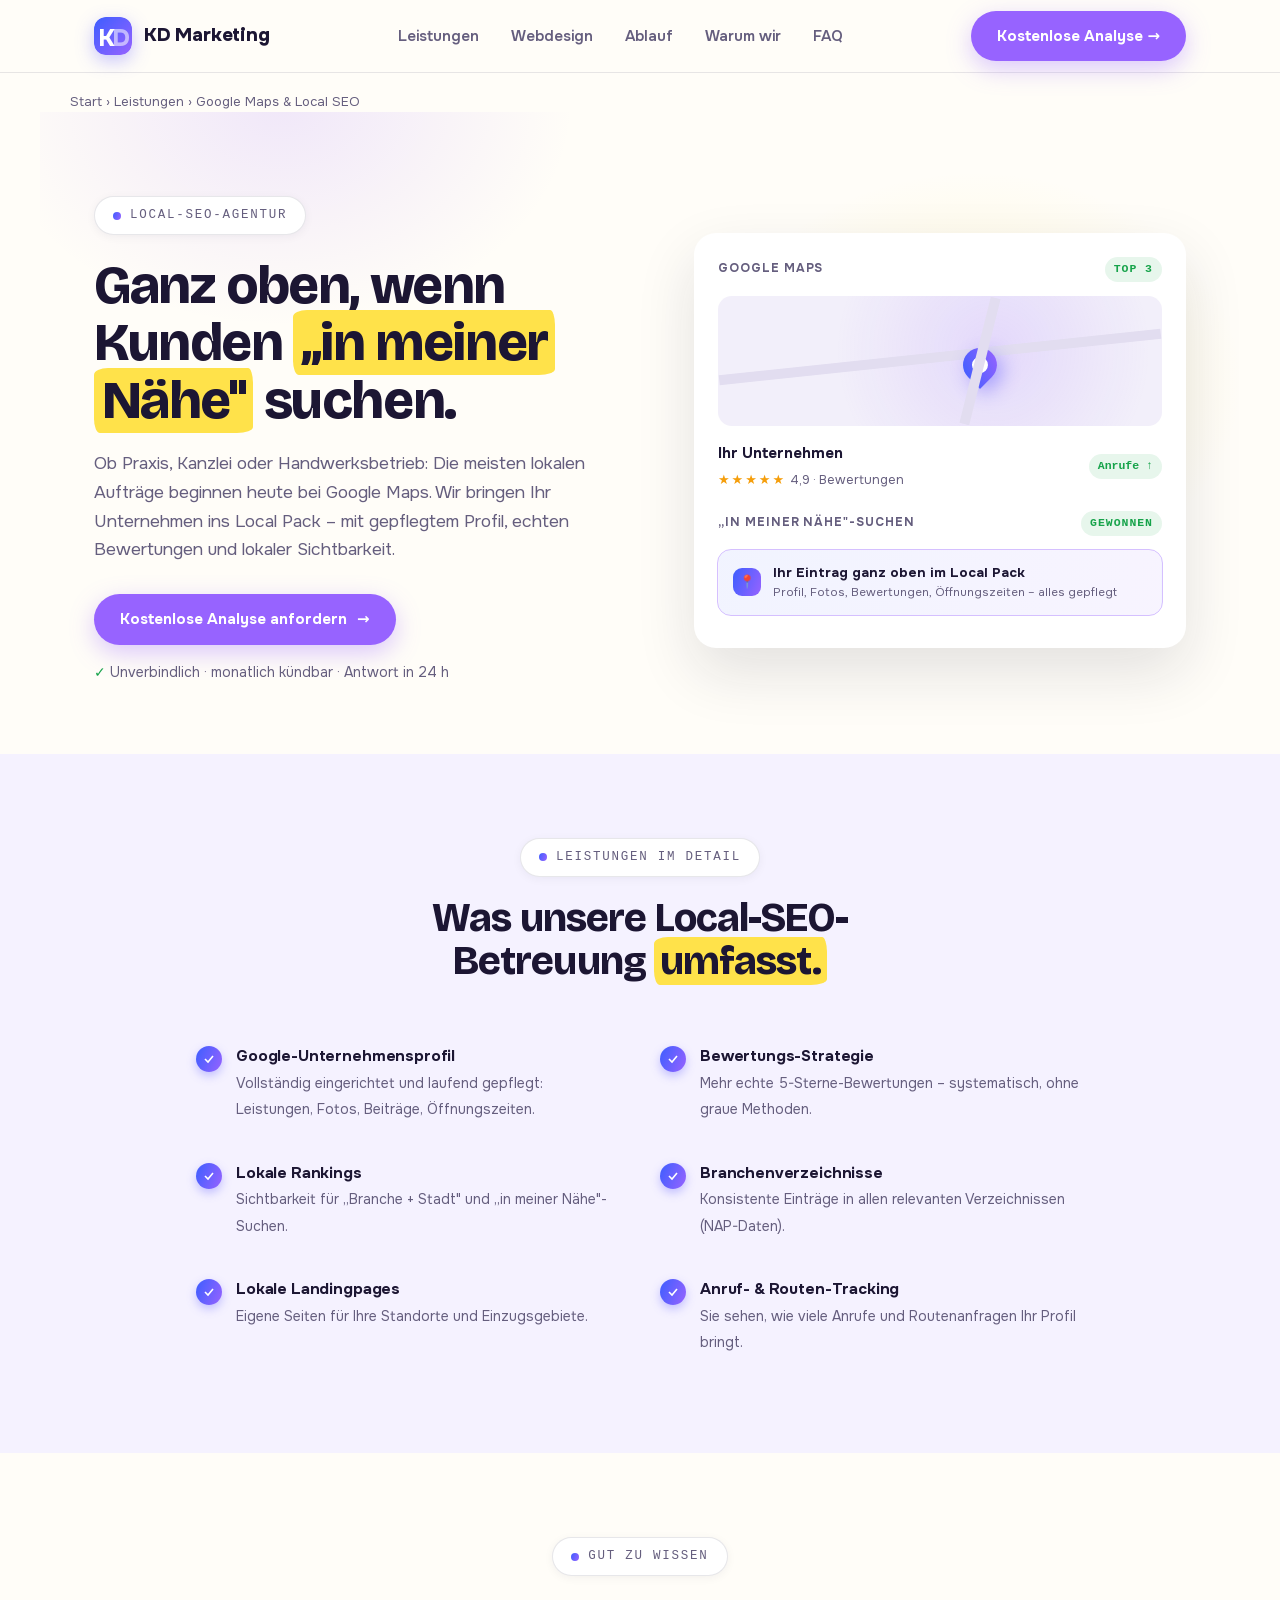
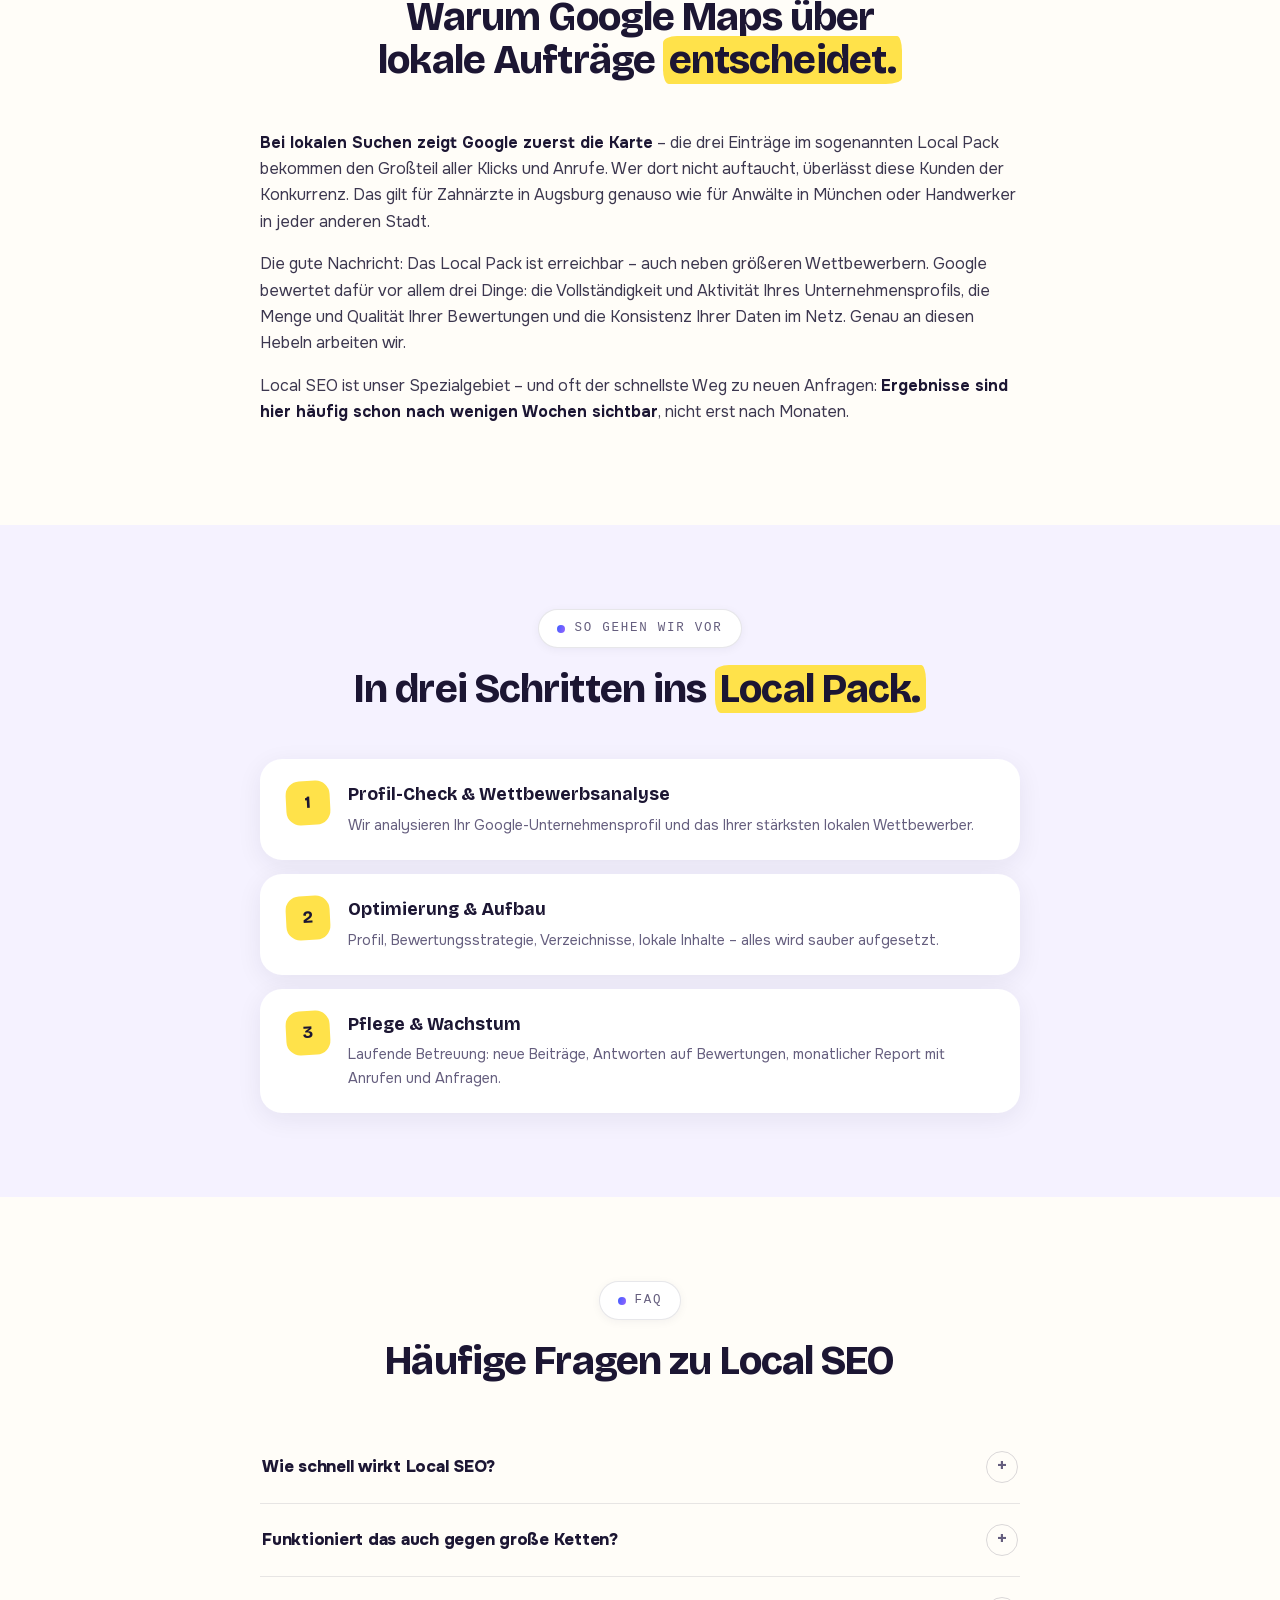
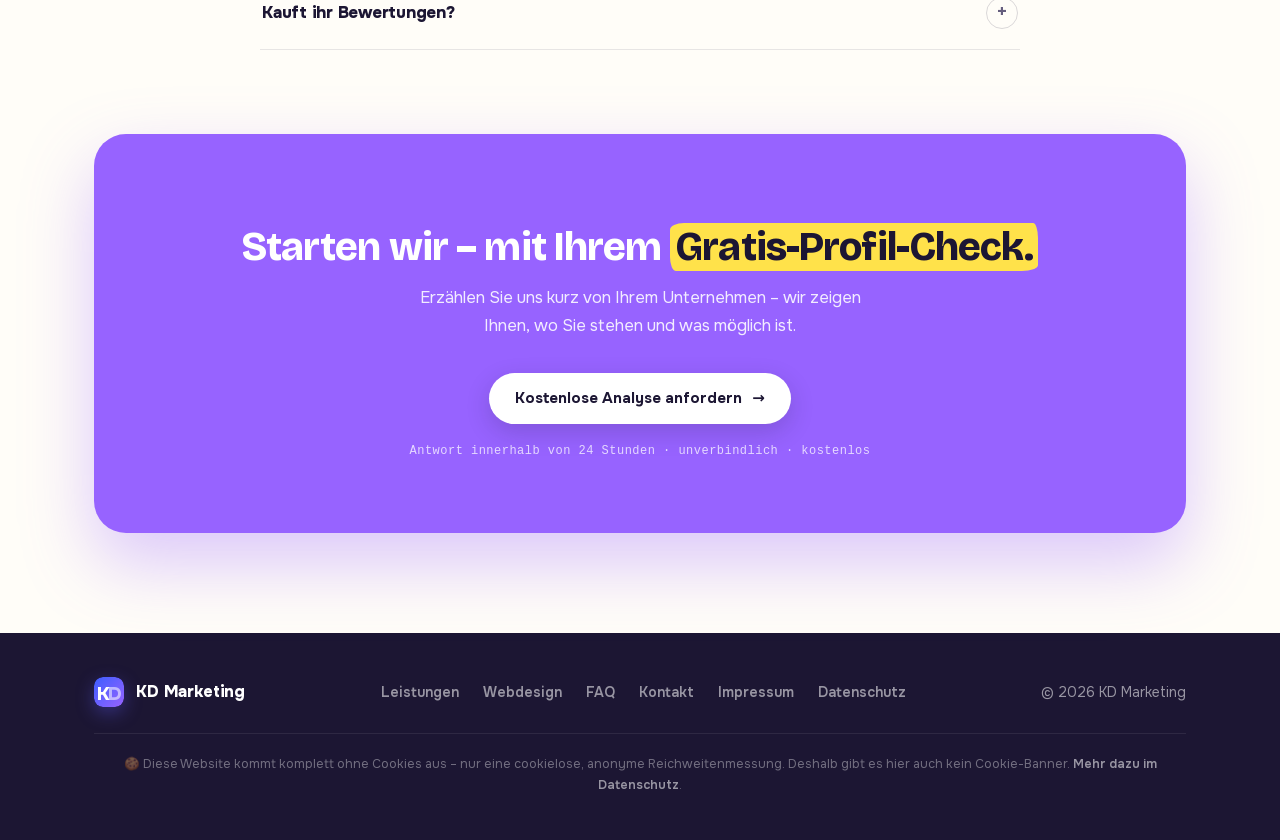
<file: local-seo/index.html>
<!DOCTYPE html>
<html lang="de">
<head>
<meta charset="UTF-8">
<meta name="viewport" content="width=device-width, initial-scale=1.0">
<title>Local SEO &amp; Google Maps Optimierung Augsburg | KD Marketing</title>
<meta name="description" content="Local SEO von KD Marketing: Google-Unternehmensprofil, Bewertungen und lokale Rankings. Werden Sie die erste Wahl, wenn Kunden „in meiner Nähe" suchen.">
<link rel="canonical" href="https://kd-marketing.com/local-seo/">
<meta property="og:type" content="website">
<meta property="og:site_name" content="KD Marketing">
<meta property="og:locale" content="de_DE">
<meta property="og:title" content="Local SEO &amp; Google Maps Optimierung Augsburg | KD Marketing">
<meta property="og:description" content="Local SEO von KD Marketing: Google-Unternehmensprofil, Bewertungen und lokale Rankings. Werden Sie die erste Wahl, wenn Kunden „in meiner Nähe" suchen.">
<meta property="og:url" content="https://kd-marketing.com/local-seo/">
<meta property="og:image" content="https://kd-marketing.com/og-image.png">
<meta property="og:image:width" content="1200">
<meta property="og:image:height" content="630">
<meta name="twitter:card" content="summary_large_image">
<link rel="icon" href="/favicon.svg" type="image/svg+xml">
<link rel="icon" href="/favicon-32.png" type="image/png" sizes="32x32">
<link rel="apple-touch-icon" href="/apple-touch-icon.png">
<meta name="theme-color" content="#fffdf8">
<link rel="preload" href="/fonts/onest-latin.woff2" as="font" type="font/woff2" crossorigin>
<link rel="stylesheet" href="/fonts/onest.css">
<script type="application/ld+json">
{"@context": "https://schema.org", "@type": "Service", "name": "Google Maps & Local SEO", "serviceType": "Google Maps & Local SEO", "description": "Local SEO von KD Marketing: Google-Unternehmensprofil, Bewertungen und lokale Rankings. Werden Sie die erste Wahl, wenn Kunden „in meiner Nähe\" suchen.", "url": "https://kd-marketing.com/local-seo/", "provider": {"@id": "https://kd-marketing.com/#organization", "@type": "ProfessionalService", "name": "KD Marketing UG (haftungsbeschränkt)", "url": "https://kd-marketing.com/"}, "areaServed": "DE"}
</script>
<script type="application/ld+json">
{"@context": "https://schema.org", "@type": "BreadcrumbList", "itemListElement": [{"@type": "ListItem", "position": 1, "name": "Start", "item": "https://kd-marketing.com/"}, {"@type": "ListItem", "position": 2, "name": "Google Maps & Local SEO", "item": "https://kd-marketing.com/local-seo/"}]}
</script>
<script type="application/ld+json">
{"@context": "https://schema.org", "@type": "FAQPage", "mainEntity": [{"@type": "Question", "name": "Wie schnell wirkt Local SEO?", "acceptedAnswer": {"@type": "Answer", "text": "Schneller als klassisches SEO: Verbesserungen im Local Pack sind oft nach wenigen Wochen sichtbar – vor allem, wenn das Profil bisher unvollständig war."}}, {"@type": "Question", "name": "Funktioniert das auch gegen große Ketten?", "acceptedAnswer": {"@type": "Answer", "text": "Ja. Google bevorzugt lokal relevante, aktive und gut bewertete Unternehmen – hier kann ein gepflegter lokaler Betrieb Ketten regelmäßig schlagen."}}, {"@type": "Question", "name": "Kauft ihr Bewertungen?", "acceptedAnswer": {"@type": "Answer", "text": "Nein, niemals. Gekaufte Bewertungen sind riskant und verboten. Wir bauen Systeme, mit denen zufriedene Kunden von selbst bewerten – echt und dauerhaft."}}]}
</script>
<style>
:root{
  --ink:#1c1633;--ink-soft:#655e7e;--paper:#fffdf8;--paper-soft:#f5f2ff;
  --line:rgba(28,22,51,.1);--blue:#3d5eff;--violet:#9763ff;--marker:#ffe24a;
  --grad:linear-gradient(112deg,#3d5eff 0%,#9763ff 100%);
  --dark:#1c1633;
  --font:'Onest',system-ui,sans-serif;
  --display:'Bricolage Grotesque','Onest',system-ui,sans-serif;
  --mono:ui-monospace,'SF Mono',SFMono-Regular,Menlo,Consolas,monospace;
}
*{margin:0;padding:0;box-sizing:border-box}
html{scroll-behavior:smooth}
section[id]{scroll-margin-top:80px}
a,button,summary{touch-action:manipulation}
:focus-visible{outline:2.5px solid var(--blue);outline-offset:3px;border-radius:6px}
h1,h2,h3{text-wrap:balance}
@media (prefers-reduced-motion:reduce){*,*::before,*::after{animation:none!important;transition:none!important}html{scroll-behavior:auto}}
body{font-family:var(--font);background:var(--paper);color:var(--ink);line-height:1.65;-webkit-font-smoothing:antialiased}
a{color:inherit;text-decoration:none}
.wrap{max-width:1140px;margin:0 auto;padding:0 24px}
header{position:sticky;top:0;z-index:50;background:rgba(255,253,248,.85);backdrop-filter:blur(14px);-webkit-backdrop-filter:blur(14px);border-bottom:1px solid var(--line)}
.nav{display:flex;align-items:center;justify-content:space-between;height:72px}
.logo{display:flex;align-items:center;gap:12px;font-weight:800;font-size:19px;letter-spacing:-.01em}
.logo-mark{width:38px;height:38px;border-radius:12px;display:block;flex:0 0 auto;box-shadow:0 6px 18px rgba(97,94,255,.35)}
.nav-links{display:flex;gap:32px;font-weight:600;font-size:15px;color:var(--ink-soft)}
.nav-links a:hover{color:var(--ink)}
.btn{display:inline-flex;align-items:center;gap:10px;background:var(--violet);color:#fff;font-weight:700;font-size:15px;padding:13px 26px;border-radius:999px;box-shadow:0 8px 24px rgba(151,99,255,.35);transition:transform .2s,filter .2s}
.btn:hover{transform:translateY(-2px);filter:brightness(1.06)}
.btn.light{background:#fff;color:var(--ink);box-shadow:0 8px 24px rgba(28,22,51,.18)}
.eyebrow{display:inline-flex;align-items:center;gap:9px;font-family:var(--mono);font-size:12.5px;font-weight:500;letter-spacing:.14em;text-transform:uppercase;color:var(--ink-soft);background:#fff;border:1px solid var(--line);padding:8px 18px;border-radius:999px;box-shadow:0 2px 10px rgba(28,22,51,.05)}
.eyebrow .dot{width:8px;height:8px;border-radius:50%;background:var(--grad)}
.hl{background:var(--marker);border-radius:14px 5px 16px 6px/7px 15px 6px 14px;padding:0 .14em;box-decoration-break:clone;-webkit-box-decoration-break:clone}
.hero{position:relative;overflow:hidden;padding:84px 0 70px}
.hero-glow{position:absolute;left:50%;top:-220px;transform:translateX(-50%);width:1200px;height:700px;pointer-events:none;background:radial-gradient(420px 320px at 20% 30%,rgba(151,99,255,.14),transparent 70%),radial-gradient(380px 300px at 78% 70%,rgba(255,226,74,.2),transparent 70%)}
.hero .wrap{position:relative;display:grid;grid-template-columns:1.05fr .95fr;gap:56px;align-items:center}
h1{font-family:var(--display);font-weight:780;font-size:clamp(33px,4.6vw,54px);line-height:1.06;letter-spacing:-.026em;margin:22px 0 0}
.lead{margin:20px 0 30px;font-size:17.5px;color:var(--ink-soft)}
.hero-note{margin-top:16px;font-size:14px;color:var(--ink-soft)}
.hero-note .ok{color:#16a34a;font-weight:700}
section{padding:84px 0}
.sec-head{max-width:680px;margin:0 auto 48px;text-align:center}
h2{font-family:var(--display);font-weight:760;font-size:clamp(26px,3.6vw,40px);line-height:1.07;letter-spacing:-.022em;margin-top:20px}
.sec-head p{margin-top:14px;color:var(--ink-soft);font-size:16.5px}
.soft{background:var(--paper-soft)}
.benefits{display:grid;grid-template-columns:1fr 1fr;gap:10px 28px;max-width:900px;margin:0 auto}
.b-item{display:flex;gap:14px;padding:14px 6px}
.check{flex:0 0 26px;width:26px;height:26px;border-radius:50%;margin-top:2px;background:var(--grad);display:grid;place-items:center;box-shadow:0 4px 10px rgba(97,94,255,.35)}
.check svg{width:12px;height:12px;stroke:#fff;stroke-width:3.2;fill:none}
.b-item b{display:block;font-size:15.5px;letter-spacing:-.01em}
.b-item span{font-size:14px;color:var(--ink-soft)}
.steps{max-width:760px;margin:0 auto;display:flex;flex-direction:column;gap:14px}
.step{display:flex;gap:18px;background:#fff;border-radius:22px;padding:22px 26px;box-shadow:0 6px 26px rgba(28,22,51,.07)}
.step i{flex:0 0 44px;width:44px;height:44px;border-radius:14px;display:grid;place-items:center;font-family:var(--display);font-weight:750;font-size:17px;background:var(--marker);color:var(--ink);transform:rotate(-3deg);font-style:normal}
.step b{display:block;font-family:var(--display);font-size:17.5px;font-weight:740;margin-bottom:4px}
.step p{font-size:14.5px;color:var(--ink-soft)}
.prose{max-width:760px;margin:0 auto;font-size:16px;color:#3c374f}
.prose p{margin-bottom:16px}
.prose strong{color:var(--ink)}
.faq-list{max-width:760px;margin:0 auto}
.faq-item{border-bottom:1px solid var(--line)}
.faq-item summary{list-style:none;cursor:pointer;display:flex;align-items:center;justify-content:space-between;gap:16px;padding:20px 2px;font-size:16.5px;font-weight:800;letter-spacing:-.015em}
.faq-item summary::-webkit-details-marker{display:none}
.faq-item summary .fx{flex:0 0 32px;width:32px;height:32px;border-radius:50%;border:1.5px solid rgba(28,22,51,.16);display:grid;place-items:center;font-weight:600;font-size:18px;color:var(--ink-soft);transition:transform .25s,background .25s,color .25s,border-color .25s}
.faq-item[open] summary .fx{transform:rotate(45deg);background:var(--grad);color:#fff;border-color:transparent}
.faq-item .faq-a{padding:0 44px 20px 2px;color:var(--ink-soft);font-size:15px}
.cta-band{padding:0 0 100px}
.cta-inner{position:relative;overflow:hidden;border-radius:32px;background:var(--violet);color:#fff;text-align:center;padding:72px 32px;box-shadow:0 30px 70px rgba(151,99,255,.35)}
.cta-inner h2{color:#fff}
.cta-inner .hl{background:var(--marker);color:var(--ink)}
.cta-inner p{margin:16px auto 34px;max-width:480px;color:rgba(255,255,255,.88);font-size:16.5px}
.cta-note{margin-top:18px;font-family:var(--mono);font-size:12px;letter-spacing:.04em;color:rgba(255,255,255,.75)}
.crumbs{font-size:13px;color:var(--ink-soft);padding:18px 0 0}
.crumbs a{color:var(--ink-soft)}.crumbs a:hover{color:var(--ink)}
footer{background:var(--dark);color:rgba(255,255,255,.55);padding:44px 0;font-size:14px}
.foot{display:flex;justify-content:space-between;align-items:center;gap:20px;flex-wrap:wrap}
.foot .logo{font-size:16px;color:#fff}
.foot .logo-mark{width:30px;height:30px;border-radius:9px}
.foot-links{display:flex;gap:24px;font-weight:600}
.foot-links a:hover{color:#fff}
.nocookie{margin-top:26px;padding-top:20px;border-top:1px solid rgba(255,255,255,.08);text-align:center;font-size:12.5px;color:rgba(255,255,255,.38)}
.nocookie a{color:rgba(255,255,255,.55);font-weight:600}
.nocookie a:hover{color:#fff}
/* ---- visuals ---- */
.vis{position:relative}
.vis-card{background:#fff;border-radius:22px;padding:24px;box-shadow:0 24px 60px rgba(28,22,51,.12)}
.vis-h{font-size:12px;font-weight:700;letter-spacing:.08em;text-transform:uppercase;color:var(--ink-soft);margin-bottom:14px;display:flex;justify-content:space-between;align-items:center}
.vis-h .up{font-family:var(--mono);font-size:11.5px;font-weight:600;color:#16a34a;background:rgba(22,163,74,.1);border-radius:999px;padding:3px 9px}
.serp-row{display:flex;align-items:center;gap:12px;border:1px solid var(--line);border-radius:13px;padding:11px 14px;background:#fff;margin-bottom:9px}
.serp-row.win{background:linear-gradient(112deg,rgba(61,94,255,.07),rgba(151,99,255,.07));outline:1.5px solid rgba(151,99,255,.4);border-color:transparent}
.pos{width:28px;height:28px;border-radius:9px;flex:0 0 28px;display:grid;place-items:center;font-weight:800;font-size:13px;background:#f1eefb;color:var(--ink-soft)}
.serp-row.win .pos{background:var(--grad);color:#fff}
.sr-txt{min-width:0;flex:1}
.sr-txt b{display:block;font-size:13.5px;white-space:nowrap;overflow:hidden;text-overflow:ellipsis}
.sr-txt span{display:block;font-size:11.5px;color:var(--ink-soft);white-space:nowrap;overflow:hidden;text-overflow:ellipsis}
.ghost{height:8px;border-radius:4px;background:#efedf7}
.tbars{display:flex;align-items:flex-end;gap:6px;height:110px;margin-top:8px}
.tbars i{flex:1;border-radius:6px 6px 3px 3px;background:linear-gradient(180deg,#b9c5ff,#7c96ff)}
.tbars i:last-child{background:var(--grad)}
.map-vis{position:relative;height:130px;border-radius:14px;overflow:hidden;background:radial-gradient(circle at 62% 42%,rgba(151,99,255,.16),transparent 55%),#f2effa;margin-bottom:14px}
.map-vis::before,.map-vis::after{content:"";position:absolute;background:#e2ddf0}
.map-vis::before{left:0;right:0;top:56px;height:10px;transform:rotate(-6deg)}
.map-vis::after{top:0;bottom:0;left:58%;width:10px;transform:rotate(14deg)}
.pin{position:absolute;left:58%;top:40px;width:34px;height:34px;transform:translateX(-50%);background:var(--grad);border-radius:50% 50% 50% 0;rotate:-45deg;box-shadow:0 8px 18px rgba(97,94,255,.45)}
.pin::after{content:"";position:absolute;inset:9px;background:#fff;border-radius:50%}
.stars{color:#f59e0b;letter-spacing:2px;font-size:13px}
.chat{display:flex;flex-direction:column;gap:10px}
.bubble{border-radius:16px;padding:12px 16px;font-size:13.5px;max-width:92%}
.bubble.q{background:#f1eefb;align-self:flex-end;border-bottom-right-radius:5px}
.bubble.a{background:#fff;border:1px solid var(--line);align-self:flex-start;border-bottom-left-radius:5px;box-shadow:0 4px 14px rgba(28,22,51,.06)}
.bubble.a mark{background:var(--marker);border-radius:5px;padding:0 4px}
.doc-lines{display:flex;flex-direction:column;gap:8px;margin-bottom:16px}
.doc-lines .ghost.t{height:12px;background:#241d3d;width:62%}
.gauge{display:flex;gap:10px;align-items:flex-end;height:90px;margin-top:6px}
.gauge i{flex:1;border-radius:8px 8px 4px 4px}
@media(max-width:900px){
  .nav-links{display:none}
  .hero .wrap{grid-template-columns:1fr;gap:40px}
  .benefits{grid-template-columns:1fr}
}
@media(max-width:600px){
  .nav{height:64px}.logo{font-size:16px;gap:9px}.logo-mark{width:32px;height:32px}
  .nav .btn{padding:10px 16px;font-size:13px;white-space:nowrap}
  section{padding:64px 0}.hero{padding:64px 0 56px}
}
</style>
</head>
<body>

<header>
  <div class="wrap nav">
    <a class="logo" href="/"><svg class="logo-mark" viewBox="0 0 52 52" aria-hidden="true"><defs><linearGradient id="lg1" x1="0" y1="0" x2="1" y2="1"><stop offset="0" stop-color="#3d5eff"/><stop offset="1" stop-color="#9763ff"/></linearGradient></defs><rect width="52" height="52" rx="15" fill="url(#lg1)"/><text x="6" y="39" font-family="Onest,Arial,sans-serif" font-weight="800" font-size="33" fill="#fff" letter-spacing="-2">K</text><text x="24.5" y="39" font-family="Onest,Arial,sans-serif" font-weight="800" font-size="33" fill="#fff" opacity=".55" letter-spacing="-2">D</text></svg> KD&nbsp;Marketing</a>
    <nav class="nav-links">
      <a href="/#leistungen">Leistungen</a>
      <a href="/#webdesign">Webdesign</a>
      <a href="/#ablauf">Ablauf</a>
      <a href="/#warum">Warum wir</a>
      <a href="/#faq">FAQ</a>
    </nav>
    <a class="btn" href="#kontakt">Kostenlose Analyse →</a>
  </div>
</header>

<div class="wrap crumbs"><a href="/">Start</a> › <a href="/#leistungen">Leistungen</a> › Google Maps & Local SEO</div>

<section class="hero">
  <div class="hero-glow"></div>
  <div class="wrap">
    <div>
      <div class="eyebrow"><span class="dot"></span> Local-SEO-Agentur</div>
      <h1>Ganz oben, wenn Kunden <span class="hl">„in meiner Nähe"</span> suchen.</h1>
      <p class="lead">Ob Praxis, Kanzlei oder Handwerksbetrieb: Die meisten lokalen Aufträge beginnen heute bei Google Maps. Wir bringen Ihr Unternehmen ins Local Pack – mit gepflegtem Profil, echten Bewertungen und lokaler Sichtbarkeit.</p>
      <a class="btn" href="#kontakt">Kostenlose Analyse anfordern <span aria-hidden="true">→</span></a>
      <div class="hero-note"><span class="ok">✓</span> Unverbindlich · monatlich kündbar · Antwort in 24&nbsp;h</div>
    </div>
    <figure class="vis" aria-label="Beispiel: Top-3-Platzierung auf Google Maps mit 5-Sterne-Bewertungen">
      <div class="vis-card">
        <div class="vis-h">Google Maps <span class="up">Top 3</span></div>
        <div class="map-vis" aria-hidden="true"><span class="pin"></span></div>
        <div style="display:flex;justify-content:space-between;align-items:center">
          <div><b style="font-size:15px">Ihr Unternehmen</b><br><span class="stars">★★★★★</span> <span style="font-size:12.5px;color:var(--ink-soft)">4,9 · Bewertungen</span></div>
          <span class="up" style="font-family:var(--mono);font-size:11.5px;font-weight:600;color:#16a34a;background:rgba(22,163,74,.1);border-radius:999px;padding:3px 9px">Anrufe ↑</span>
        </div>
        <div class="vis-h" style="margin-top:18px">„in meiner Nähe"-Suchen <span class="up">gewonnen</span></div>
        <div class="serp-row win"><span class="pos">📍</span><span class="sr-txt"><b>Ihr Eintrag ganz oben im Local Pack</b><span>Profil, Fotos, Bewertungen, Öffnungszeiten – alles gepflegt</span></span></div>
      </div>
    </figure>
  </div>
</section>

<section class="soft">
  <div class="wrap">
    <div class="sec-head">
      <div class="eyebrow"><span class="dot"></span> Leistungen im Detail</div>
      <h2>Was unsere Local-SEO-Betreuung <span class="hl">umfasst.</span></h2>
    </div>
    <div class="benefits">
      <div class="b-item"><span class="check"><svg aria-hidden="true" viewBox="0 0 24 24"><path d="M4 12l6 6L20 6"/></svg></span><div><b>Google-Unternehmensprofil</b><span>Vollständig eingerichtet und laufend gepflegt: Leistungen, Fotos, Beiträge, Öffnungszeiten.</span></div></div>
      <div class="b-item"><span class="check"><svg aria-hidden="true" viewBox="0 0 24 24"><path d="M4 12l6 6L20 6"/></svg></span><div><b>Bewertungs-Strategie</b><span>Mehr echte 5-Sterne-Bewertungen – systematisch, ohne graue Methoden.</span></div></div>
      <div class="b-item"><span class="check"><svg aria-hidden="true" viewBox="0 0 24 24"><path d="M4 12l6 6L20 6"/></svg></span><div><b>Lokale Rankings</b><span>Sichtbarkeit für „Branche + Stadt" und „in meiner Nähe"-Suchen.</span></div></div>
      <div class="b-item"><span class="check"><svg aria-hidden="true" viewBox="0 0 24 24"><path d="M4 12l6 6L20 6"/></svg></span><div><b>Branchenverzeichnisse</b><span>Konsistente Einträge in allen relevanten Verzeichnissen (NAP-Daten).</span></div></div>
      <div class="b-item"><span class="check"><svg aria-hidden="true" viewBox="0 0 24 24"><path d="M4 12l6 6L20 6"/></svg></span><div><b>Lokale Landingpages</b><span>Eigene Seiten für Ihre Standorte und Einzugsgebiete.</span></div></div>
      <div class="b-item"><span class="check"><svg aria-hidden="true" viewBox="0 0 24 24"><path d="M4 12l6 6L20 6"/></svg></span><div><b>Anruf- & Routen-Tracking</b><span>Sie sehen, wie viele Anrufe und Routenanfragen Ihr Profil bringt.</span></div></div>
    </div>
  </div>
</section>

<section>
  <div class="wrap">
    <div class="sec-head">
      <div class="eyebrow"><span class="dot"></span> Gut zu wissen</div>
      <h2>Warum Google Maps über lokale Aufträge <span class="hl">entscheidet.</span></h2>
    </div>
    <div class="prose">
<p><strong>Bei lokalen Suchen zeigt Google zuerst die Karte</strong> – die drei Einträge im sogenannten Local Pack bekommen den Großteil aller Klicks und Anrufe. Wer dort nicht auftaucht, überlässt diese Kunden der Konkurrenz. Das gilt für Zahnärzte in Augsburg genauso wie für Anwälte in München oder Handwerker in jeder anderen Stadt.</p>
<p>Die gute Nachricht: Das Local Pack ist erreichbar – auch neben größeren Wettbewerbern. Google bewertet dafür vor allem drei Dinge: die Vollständigkeit und Aktivität Ihres Unternehmensprofils, die Menge und Qualität Ihrer Bewertungen und die Konsistenz Ihrer Daten im Netz. Genau an diesen Hebeln arbeiten wir.</p>
<p>Local SEO ist unser Spezialgebiet – und oft der schnellste Weg zu neuen Anfragen: <strong>Ergebnisse sind hier häufig schon nach wenigen Wochen sichtbar</strong>, nicht erst nach Monaten.</p>
    </div>
  </div>
</section>

<section class="soft">
  <div class="wrap">
    <div class="sec-head">
      <div class="eyebrow"><span class="dot"></span> So gehen wir vor</div>
      <h2>In drei Schritten ins <span class="hl">Local Pack.</span></h2>
    </div>
    <div class="steps">
      <div class="step"><i>1</i><div><b>Profil-Check & Wettbewerbsanalyse</b><p>Wir analysieren Ihr Google-Unternehmensprofil und das Ihrer stärksten lokalen Wettbewerber.</p></div></div>
      <div class="step"><i>2</i><div><b>Optimierung & Aufbau</b><p>Profil, Bewertungsstrategie, Verzeichnisse, lokale Inhalte – alles wird sauber aufgesetzt.</p></div></div>
      <div class="step"><i>3</i><div><b>Pflege & Wachstum</b><p>Laufende Betreuung: neue Beiträge, Antworten auf Bewertungen, monatlicher Report mit Anrufen und Anfragen.</p></div></div>
    </div>
  </div>
</section>

<section>
  <div class="wrap">
    <div class="sec-head">
      <div class="eyebrow"><span class="dot"></span> FAQ</div>
      <h2>Häufige Fragen zu Local SEO</h2>
    </div>
    <div class="faq-list">
      <details class="faq-item">
        <summary>Wie schnell wirkt Local SEO?<span class="fx">+</span></summary>
        <div class="faq-a">Schneller als klassisches SEO: Verbesserungen im Local Pack sind oft nach wenigen Wochen sichtbar – vor allem, wenn das Profil bisher unvollständig war.</div>
      </details>
      <details class="faq-item">
        <summary>Funktioniert das auch gegen große Ketten?<span class="fx">+</span></summary>
        <div class="faq-a">Ja. Google bevorzugt lokal relevante, aktive und gut bewertete Unternehmen – hier kann ein gepflegter lokaler Betrieb Ketten regelmäßig schlagen.</div>
      </details>
      <details class="faq-item">
        <summary>Kauft ihr Bewertungen?<span class="fx">+</span></summary>
        <div class="faq-a">Nein, niemals. Gekaufte Bewertungen sind riskant und verboten. Wir bauen Systeme, mit denen zufriedene Kunden von selbst bewerten – echt und dauerhaft.</div>
      </details>
    </div>
  </div>
</section>

<section class="cta-band" id="kontakt">
  <div class="wrap">
    <div class="cta-inner">
      <h2>Starten wir – mit Ihrem <span class="hl">Gratis-Profil-Check.</span></h2>
      <p>Erzählen Sie uns kurz von Ihrem Unternehmen – wir zeigen Ihnen, wo Sie stehen und was möglich ist.</p>
      <a class="btn light" href="mailto:info@kd-marketing.com?subject=Anfrage%20Local-SEO">Kostenlose Analyse anfordern <span aria-hidden="true">→</span></a>
      <div class="cta-note">Antwort innerhalb von 24 Stunden · unverbindlich · kostenlos</div>
    </div>
  </div>
</section>

<footer>
  <div class="wrap foot">
    <a class="logo" href="/"><svg class="logo-mark" viewBox="0 0 52 52" aria-hidden="true"><defs><linearGradient id="lg2" x1="0" y1="0" x2="1" y2="1"><stop offset="0" stop-color="#3d5eff"/><stop offset="1" stop-color="#9763ff"/></linearGradient></defs><rect width="52" height="52" rx="15" fill="url(#lg2)"/><text x="6" y="39" font-family="Onest,Arial,sans-serif" font-weight="800" font-size="33" fill="#fff" letter-spacing="-2">K</text><text x="24.5" y="39" font-family="Onest,Arial,sans-serif" font-weight="800" font-size="33" fill="#fff" opacity=".55" letter-spacing="-2">D</text></svg> KD&nbsp;Marketing</a>
    <div class="foot-links">
      <a href="/#leistungen">Leistungen</a>
      <a href="/#webdesign">Webdesign</a>
      <a href="/#faq">FAQ</a>
      <a href="/#kontakt">Kontakt</a>
      <a href="/impressum/">Impressum</a>
      <a href="/datenschutz/">Datenschutz</a>
    </div>
    <div>© 2026 KD Marketing</div>
  </div>
  <div class="wrap">
    <p class="nocookie">🍪 Diese Website kommt komplett ohne Cookies aus – nur eine cookielose, anonyme Reichweitenmessung. Deshalb gibt es hier auch kein Cookie-Banner. <a href="/datenschutz/">Mehr dazu im Datenschutz</a>.</p>
  </div>
</footer>

<!-- Cloudflare Web Analytics (cookielos, siehe Datenschutz Ziff. 5) --><script type="module" src="https://static.cloudflareinsights.com/beacon.min.js" data-cf-beacon='{"token": "807c49d5d8184582b12e681dba7c41f8"}'></script>
</body>
</html>
</file>
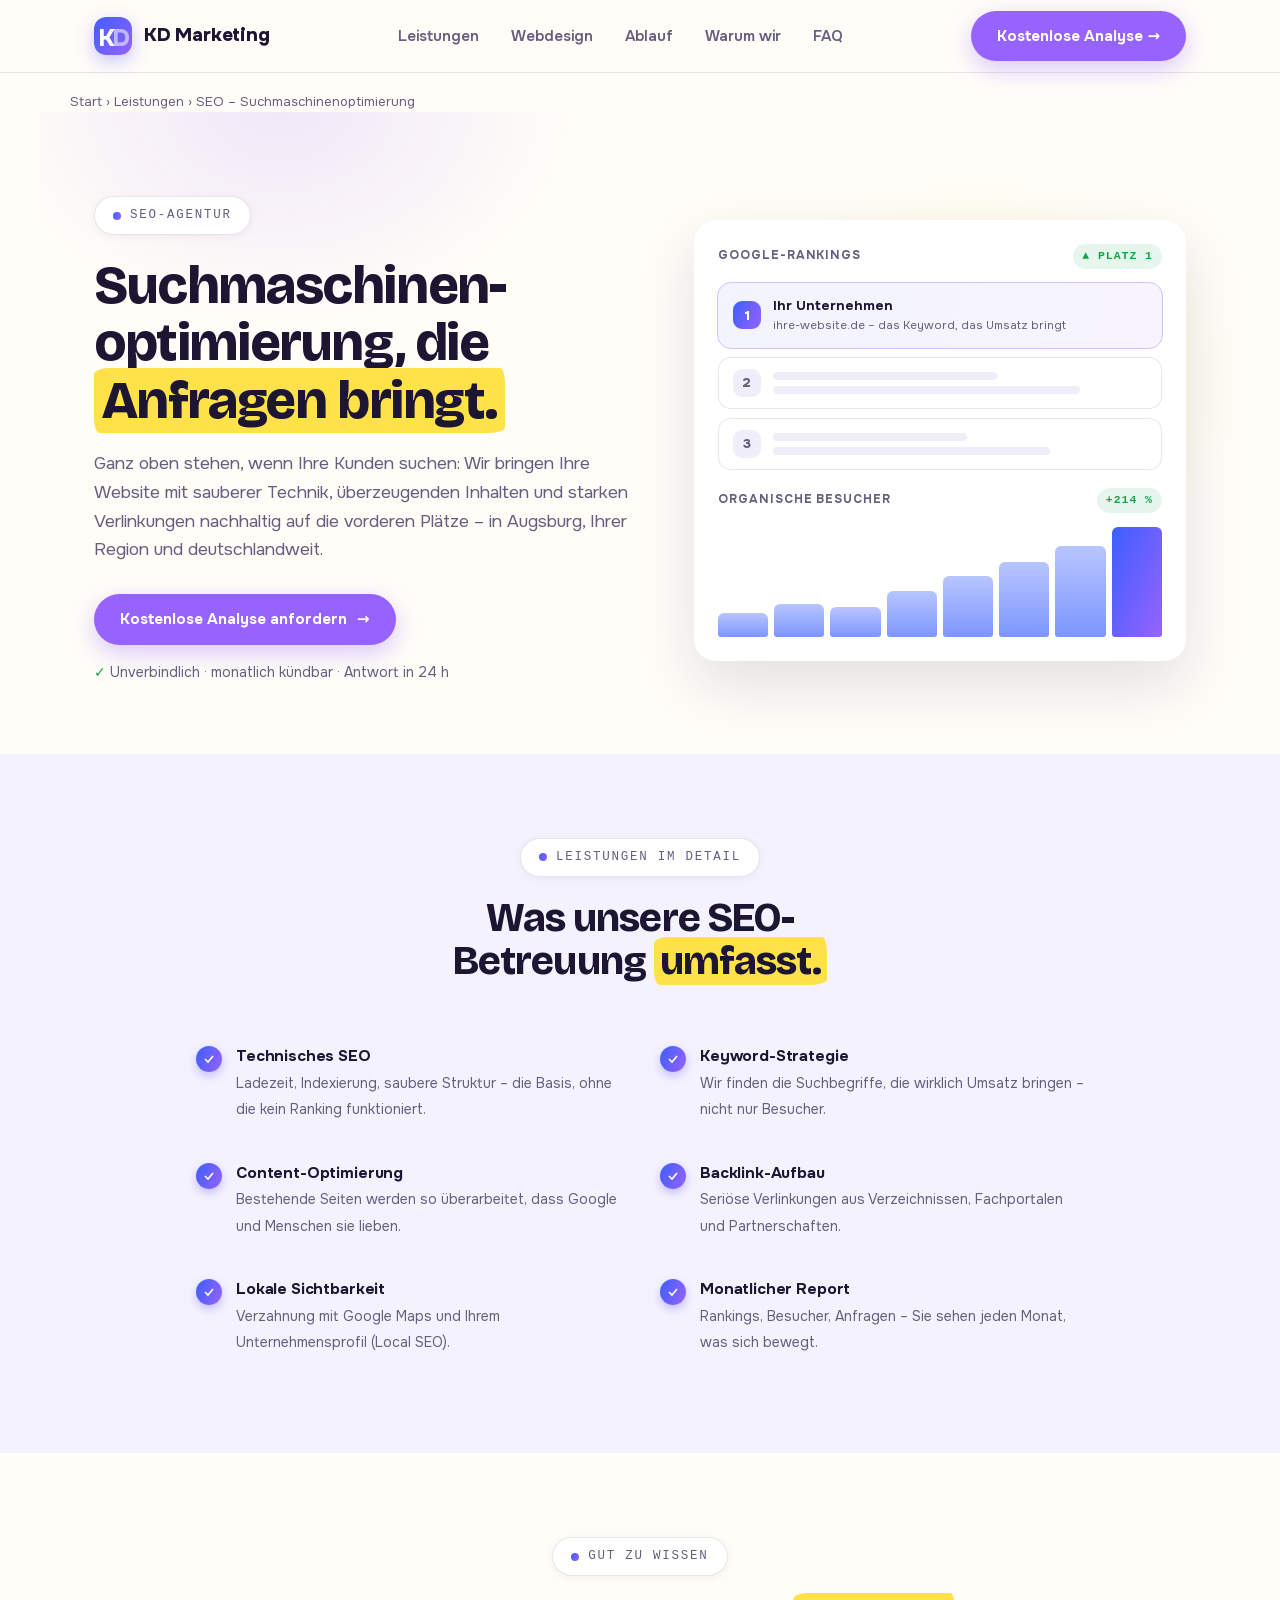
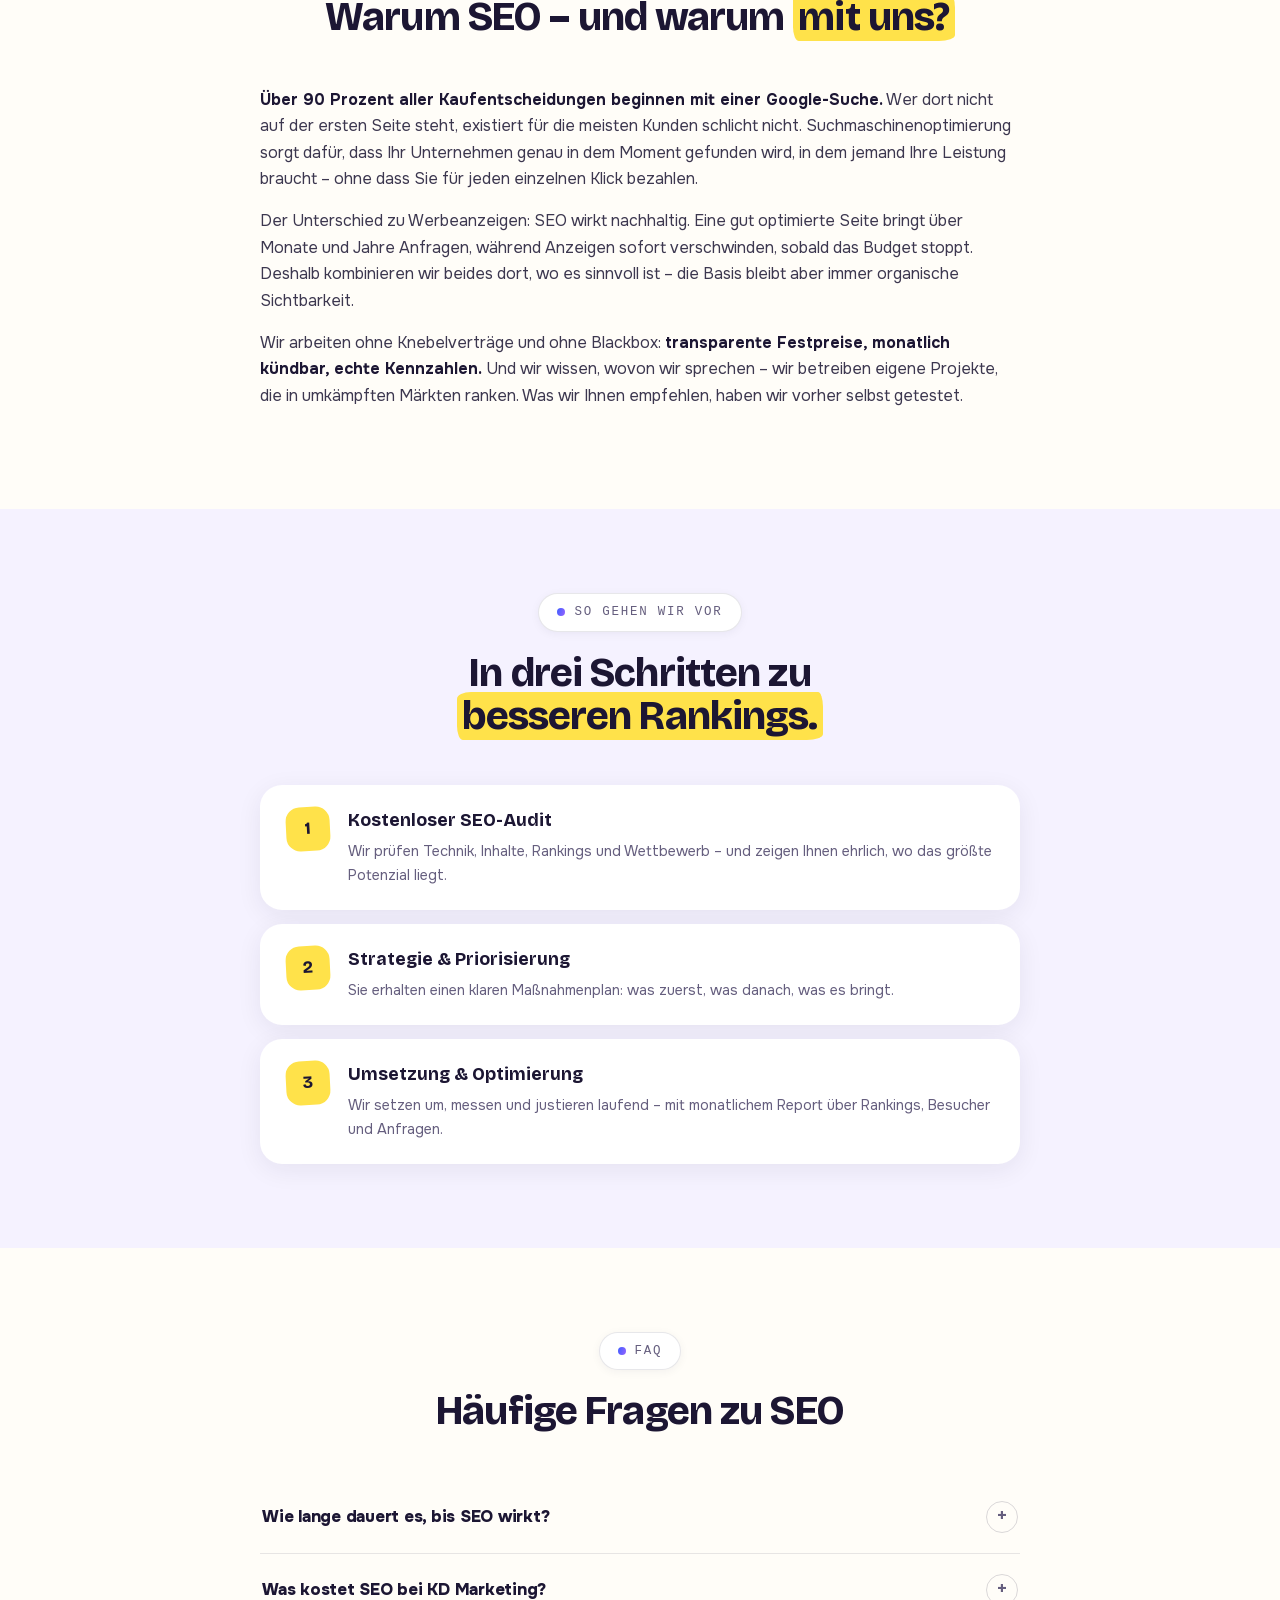
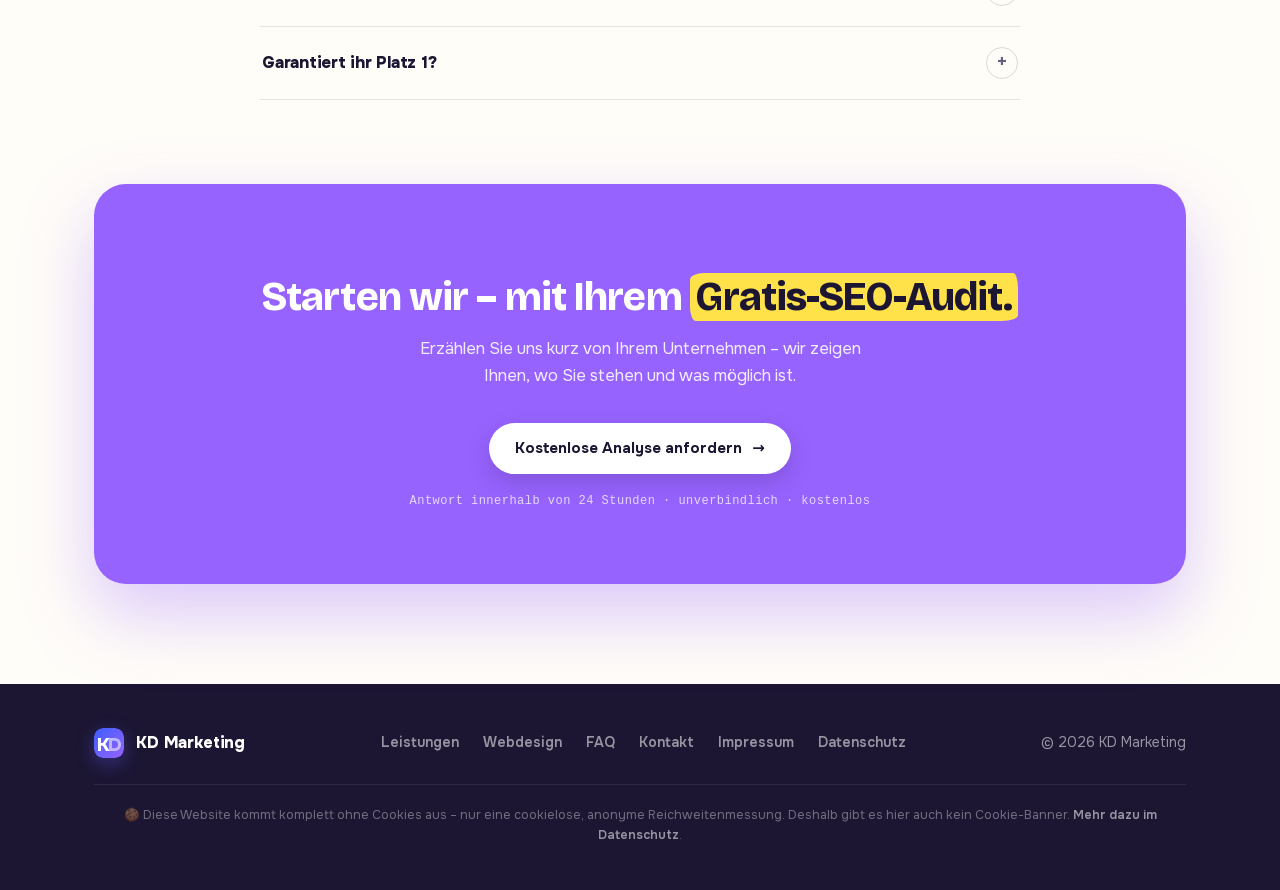
<file: seo/index.html>
<!DOCTYPE html>
<html lang="de">
<head>
<meta charset="UTF-8">
<meta name="viewport" content="width=device-width, initial-scale=1.0">
<title>SEO Augsburg – Suchmaschinenoptimierung | KD Marketing</title>
<meta name="description" content="Suchmaschinenoptimierung von KD Marketing: Technik, Inhalte und Backlinks für nachhaltige Top-Rankings bei Google. Transparent, monatlich kündbar, Erstanalyse kostenlos.">
<link rel="canonical" href="https://kd-marketing.com/seo/">
<meta property="og:type" content="website">
<meta property="og:site_name" content="KD Marketing">
<meta property="og:locale" content="de_DE">
<meta property="og:title" content="SEO Augsburg – Suchmaschinenoptimierung | KD Marketing">
<meta property="og:description" content="Suchmaschinenoptimierung von KD Marketing: Technik, Inhalte und Backlinks für nachhaltige Top-Rankings bei Google. Transparent, monatlich kündbar, Erstanalyse kostenlos.">
<meta property="og:url" content="https://kd-marketing.com/seo/">
<meta property="og:image" content="https://kd-marketing.com/og-image.png">
<meta property="og:image:width" content="1200">
<meta property="og:image:height" content="630">
<meta name="twitter:card" content="summary_large_image">
<link rel="icon" href="/favicon.svg" type="image/svg+xml">
<link rel="icon" href="/favicon-32.png" type="image/png" sizes="32x32">
<link rel="apple-touch-icon" href="/apple-touch-icon.png">
<meta name="theme-color" content="#fffdf8">
<link rel="preload" href="/fonts/onest-latin.woff2" as="font" type="font/woff2" crossorigin>
<link rel="stylesheet" href="/fonts/onest.css">
<script type="application/ld+json">
{"@context": "https://schema.org", "@type": "Service", "name": "SEO – Suchmaschinenoptimierung", "serviceType": "SEO – Suchmaschinenoptimierung", "description": "Suchmaschinenoptimierung von KD Marketing: Technik, Inhalte und Backlinks für nachhaltige Top-Rankings bei Google. Transparent, monatlich kündbar, Erstanalyse kostenlos.", "url": "https://kd-marketing.com/seo/", "provider": {"@id": "https://kd-marketing.com/#organization", "@type": "ProfessionalService", "name": "KD Marketing UG (haftungsbeschränkt)", "url": "https://kd-marketing.com/"}, "areaServed": "DE"}
</script>
<script type="application/ld+json">
{"@context": "https://schema.org", "@type": "BreadcrumbList", "itemListElement": [{"@type": "ListItem", "position": 1, "name": "Start", "item": "https://kd-marketing.com/"}, {"@type": "ListItem", "position": 2, "name": "SEO – Suchmaschinenoptimierung", "item": "https://kd-marketing.com/seo/"}]}
</script>
<script type="application/ld+json">
{"@context": "https://schema.org", "@type": "FAQPage", "mainEntity": [{"@type": "Question", "name": "Wie lange dauert es, bis SEO wirkt?", "acceptedAnswer": {"@type": "Answer", "text": "Ehrliche Antwort: Erste Bewegungen sehen Sie oft nach wenigen Wochen, spürbare Ergebnisse meist nach 3–6 Monaten. Nachhaltige Rankings brauchen Zeit – dafür bleiben sie, anders als bezahlte Anzeigen."}}, {"@type": "Question", "name": "Was kostet SEO bei KD Marketing?", "acceptedAnswer": {"@type": "Answer", "text": "Das hängt vom Umfang und Wettbewerb ab. Sie erhalten vorab ein transparentes Festpreis-Angebot – ohne versteckte Extras, monatlich kündbar. Die Erstanalyse ist kostenlos."}}, {"@type": "Question", "name": "Garantiert ihr Platz 1?", "acceptedAnswer": {"@type": "Answer", "text": "Nein – und seriös kann das niemand. Wer „Platz 1 in 2 Wochen\" verspricht, arbeitet mit Tricks, die Google früher oder später abstraft. Wir garantieren transparente Arbeit und messbaren Fortschritt."}}]}
</script>
<style>
:root{
  --ink:#1c1633;--ink-soft:#655e7e;--paper:#fffdf8;--paper-soft:#f5f2ff;
  --line:rgba(28,22,51,.1);--blue:#3d5eff;--violet:#9763ff;--marker:#ffe24a;
  --grad:linear-gradient(112deg,#3d5eff 0%,#9763ff 100%);
  --dark:#1c1633;
  --font:'Onest',system-ui,sans-serif;
  --display:'Bricolage Grotesque','Onest',system-ui,sans-serif;
  --mono:ui-monospace,'SF Mono',SFMono-Regular,Menlo,Consolas,monospace;
}
*{margin:0;padding:0;box-sizing:border-box}
html{scroll-behavior:smooth}
section[id]{scroll-margin-top:80px}
a,button,summary{touch-action:manipulation}
:focus-visible{outline:2.5px solid var(--blue);outline-offset:3px;border-radius:6px}
h1,h2,h3{text-wrap:balance}
@media (prefers-reduced-motion:reduce){*,*::before,*::after{animation:none!important;transition:none!important}html{scroll-behavior:auto}}
body{font-family:var(--font);background:var(--paper);color:var(--ink);line-height:1.65;-webkit-font-smoothing:antialiased}
a{color:inherit;text-decoration:none}
.wrap{max-width:1140px;margin:0 auto;padding:0 24px}
header{position:sticky;top:0;z-index:50;background:rgba(255,253,248,.85);backdrop-filter:blur(14px);-webkit-backdrop-filter:blur(14px);border-bottom:1px solid var(--line)}
.nav{display:flex;align-items:center;justify-content:space-between;height:72px}
.logo{display:flex;align-items:center;gap:12px;font-weight:800;font-size:19px;letter-spacing:-.01em}
.logo-mark{width:38px;height:38px;border-radius:12px;display:block;flex:0 0 auto;box-shadow:0 6px 18px rgba(97,94,255,.35)}
.nav-links{display:flex;gap:32px;font-weight:600;font-size:15px;color:var(--ink-soft)}
.nav-links a:hover{color:var(--ink)}
.btn{display:inline-flex;align-items:center;gap:10px;background:var(--violet);color:#fff;font-weight:700;font-size:15px;padding:13px 26px;border-radius:999px;box-shadow:0 8px 24px rgba(151,99,255,.35);transition:transform .2s,filter .2s}
.btn:hover{transform:translateY(-2px);filter:brightness(1.06)}
.btn.light{background:#fff;color:var(--ink);box-shadow:0 8px 24px rgba(28,22,51,.18)}
.eyebrow{display:inline-flex;align-items:center;gap:9px;font-family:var(--mono);font-size:12.5px;font-weight:500;letter-spacing:.14em;text-transform:uppercase;color:var(--ink-soft);background:#fff;border:1px solid var(--line);padding:8px 18px;border-radius:999px;box-shadow:0 2px 10px rgba(28,22,51,.05)}
.eyebrow .dot{width:8px;height:8px;border-radius:50%;background:var(--grad)}
.hl{background:var(--marker);border-radius:14px 5px 16px 6px/7px 15px 6px 14px;padding:0 .14em;box-decoration-break:clone;-webkit-box-decoration-break:clone}
.hero{position:relative;overflow:hidden;padding:84px 0 70px}
.hero-glow{position:absolute;left:50%;top:-220px;transform:translateX(-50%);width:1200px;height:700px;pointer-events:none;background:radial-gradient(420px 320px at 20% 30%,rgba(151,99,255,.14),transparent 70%),radial-gradient(380px 300px at 78% 70%,rgba(255,226,74,.2),transparent 70%)}
.hero .wrap{position:relative;display:grid;grid-template-columns:1.05fr .95fr;gap:56px;align-items:center}
h1{font-family:var(--display);font-weight:780;font-size:clamp(33px,4.6vw,54px);line-height:1.06;letter-spacing:-.026em;margin:22px 0 0}
.lead{margin:20px 0 30px;font-size:17.5px;color:var(--ink-soft)}
.hero-note{margin-top:16px;font-size:14px;color:var(--ink-soft)}
.hero-note .ok{color:#16a34a;font-weight:700}
section{padding:84px 0}
.sec-head{max-width:680px;margin:0 auto 48px;text-align:center}
h2{font-family:var(--display);font-weight:760;font-size:clamp(26px,3.6vw,40px);line-height:1.07;letter-spacing:-.022em;margin-top:20px}
.sec-head p{margin-top:14px;color:var(--ink-soft);font-size:16.5px}
.soft{background:var(--paper-soft)}
.benefits{display:grid;grid-template-columns:1fr 1fr;gap:10px 28px;max-width:900px;margin:0 auto}
.b-item{display:flex;gap:14px;padding:14px 6px}
.check{flex:0 0 26px;width:26px;height:26px;border-radius:50%;margin-top:2px;background:var(--grad);display:grid;place-items:center;box-shadow:0 4px 10px rgba(97,94,255,.35)}
.check svg{width:12px;height:12px;stroke:#fff;stroke-width:3.2;fill:none}
.b-item b{display:block;font-size:15.5px;letter-spacing:-.01em}
.b-item span{font-size:14px;color:var(--ink-soft)}
.steps{max-width:760px;margin:0 auto;display:flex;flex-direction:column;gap:14px}
.step{display:flex;gap:18px;background:#fff;border-radius:22px;padding:22px 26px;box-shadow:0 6px 26px rgba(28,22,51,.07)}
.step i{flex:0 0 44px;width:44px;height:44px;border-radius:14px;display:grid;place-items:center;font-family:var(--display);font-weight:750;font-size:17px;background:var(--marker);color:var(--ink);transform:rotate(-3deg);font-style:normal}
.step b{display:block;font-family:var(--display);font-size:17.5px;font-weight:740;margin-bottom:4px}
.step p{font-size:14.5px;color:var(--ink-soft)}
.prose{max-width:760px;margin:0 auto;font-size:16px;color:#3c374f}
.prose p{margin-bottom:16px}
.prose strong{color:var(--ink)}
.faq-list{max-width:760px;margin:0 auto}
.faq-item{border-bottom:1px solid var(--line)}
.faq-item summary{list-style:none;cursor:pointer;display:flex;align-items:center;justify-content:space-between;gap:16px;padding:20px 2px;font-size:16.5px;font-weight:800;letter-spacing:-.015em}
.faq-item summary::-webkit-details-marker{display:none}
.faq-item summary .fx{flex:0 0 32px;width:32px;height:32px;border-radius:50%;border:1.5px solid rgba(28,22,51,.16);display:grid;place-items:center;font-weight:600;font-size:18px;color:var(--ink-soft);transition:transform .25s,background .25s,color .25s,border-color .25s}
.faq-item[open] summary .fx{transform:rotate(45deg);background:var(--grad);color:#fff;border-color:transparent}
.faq-item .faq-a{padding:0 44px 20px 2px;color:var(--ink-soft);font-size:15px}
.cta-band{padding:0 0 100px}
.cta-inner{position:relative;overflow:hidden;border-radius:32px;background:var(--violet);color:#fff;text-align:center;padding:72px 32px;box-shadow:0 30px 70px rgba(151,99,255,.35)}
.cta-inner h2{color:#fff}
.cta-inner .hl{background:var(--marker);color:var(--ink)}
.cta-inner p{margin:16px auto 34px;max-width:480px;color:rgba(255,255,255,.88);font-size:16.5px}
.cta-note{margin-top:18px;font-family:var(--mono);font-size:12px;letter-spacing:.04em;color:rgba(255,255,255,.75)}
.crumbs{font-size:13px;color:var(--ink-soft);padding:18px 0 0}
.crumbs a{color:var(--ink-soft)}.crumbs a:hover{color:var(--ink)}
footer{background:var(--dark);color:rgba(255,255,255,.55);padding:44px 0;font-size:14px}
.foot{display:flex;justify-content:space-between;align-items:center;gap:20px;flex-wrap:wrap}
.foot .logo{font-size:16px;color:#fff}
.foot .logo-mark{width:30px;height:30px;border-radius:9px}
.foot-links{display:flex;gap:24px;font-weight:600}
.foot-links a:hover{color:#fff}
.nocookie{margin-top:26px;padding-top:20px;border-top:1px solid rgba(255,255,255,.08);text-align:center;font-size:12.5px;color:rgba(255,255,255,.38)}
.nocookie a{color:rgba(255,255,255,.55);font-weight:600}
.nocookie a:hover{color:#fff}
/* ---- visuals ---- */
.vis{position:relative}
.vis-card{background:#fff;border-radius:22px;padding:24px;box-shadow:0 24px 60px rgba(28,22,51,.12)}
.vis-h{font-size:12px;font-weight:700;letter-spacing:.08em;text-transform:uppercase;color:var(--ink-soft);margin-bottom:14px;display:flex;justify-content:space-between;align-items:center}
.vis-h .up{font-family:var(--mono);font-size:11.5px;font-weight:600;color:#16a34a;background:rgba(22,163,74,.1);border-radius:999px;padding:3px 9px}
.serp-row{display:flex;align-items:center;gap:12px;border:1px solid var(--line);border-radius:13px;padding:11px 14px;background:#fff;margin-bottom:9px}
.serp-row.win{background:linear-gradient(112deg,rgba(61,94,255,.07),rgba(151,99,255,.07));outline:1.5px solid rgba(151,99,255,.4);border-color:transparent}
.pos{width:28px;height:28px;border-radius:9px;flex:0 0 28px;display:grid;place-items:center;font-weight:800;font-size:13px;background:#f1eefb;color:var(--ink-soft)}
.serp-row.win .pos{background:var(--grad);color:#fff}
.sr-txt{min-width:0;flex:1}
.sr-txt b{display:block;font-size:13.5px;white-space:nowrap;overflow:hidden;text-overflow:ellipsis}
.sr-txt span{display:block;font-size:11.5px;color:var(--ink-soft);white-space:nowrap;overflow:hidden;text-overflow:ellipsis}
.ghost{height:8px;border-radius:4px;background:#efedf7}
.tbars{display:flex;align-items:flex-end;gap:6px;height:110px;margin-top:8px}
.tbars i{flex:1;border-radius:6px 6px 3px 3px;background:linear-gradient(180deg,#b9c5ff,#7c96ff)}
.tbars i:last-child{background:var(--grad)}
.map-vis{position:relative;height:130px;border-radius:14px;overflow:hidden;background:radial-gradient(circle at 62% 42%,rgba(151,99,255,.16),transparent 55%),#f2effa;margin-bottom:14px}
.map-vis::before,.map-vis::after{content:"";position:absolute;background:#e2ddf0}
.map-vis::before{left:0;right:0;top:56px;height:10px;transform:rotate(-6deg)}
.map-vis::after{top:0;bottom:0;left:58%;width:10px;transform:rotate(14deg)}
.pin{position:absolute;left:58%;top:40px;width:34px;height:34px;transform:translateX(-50%);background:var(--grad);border-radius:50% 50% 50% 0;rotate:-45deg;box-shadow:0 8px 18px rgba(97,94,255,.45)}
.pin::after{content:"";position:absolute;inset:9px;background:#fff;border-radius:50%}
.stars{color:#f59e0b;letter-spacing:2px;font-size:13px}
.chat{display:flex;flex-direction:column;gap:10px}
.bubble{border-radius:16px;padding:12px 16px;font-size:13.5px;max-width:92%}
.bubble.q{background:#f1eefb;align-self:flex-end;border-bottom-right-radius:5px}
.bubble.a{background:#fff;border:1px solid var(--line);align-self:flex-start;border-bottom-left-radius:5px;box-shadow:0 4px 14px rgba(28,22,51,.06)}
.bubble.a mark{background:var(--marker);border-radius:5px;padding:0 4px}
.doc-lines{display:flex;flex-direction:column;gap:8px;margin-bottom:16px}
.doc-lines .ghost.t{height:12px;background:#241d3d;width:62%}
.gauge{display:flex;gap:10px;align-items:flex-end;height:90px;margin-top:6px}
.gauge i{flex:1;border-radius:8px 8px 4px 4px}
@media(max-width:900px){
  .nav-links{display:none}
  .hero .wrap{grid-template-columns:1fr;gap:40px}
  .benefits{grid-template-columns:1fr}
}
@media(max-width:600px){
  .nav{height:64px}.logo{font-size:16px;gap:9px}.logo-mark{width:32px;height:32px}
  .nav .btn{padding:10px 16px;font-size:13px;white-space:nowrap}
  section{padding:64px 0}.hero{padding:64px 0 56px}
}
</style>
</head>
<body>

<header>
  <div class="wrap nav">
    <a class="logo" href="/"><svg class="logo-mark" viewBox="0 0 52 52" aria-hidden="true"><defs><linearGradient id="lg1" x1="0" y1="0" x2="1" y2="1"><stop offset="0" stop-color="#3d5eff"/><stop offset="1" stop-color="#9763ff"/></linearGradient></defs><rect width="52" height="52" rx="15" fill="url(#lg1)"/><text x="6" y="39" font-family="Onest,Arial,sans-serif" font-weight="800" font-size="33" fill="#fff" letter-spacing="-2">K</text><text x="24.5" y="39" font-family="Onest,Arial,sans-serif" font-weight="800" font-size="33" fill="#fff" opacity=".55" letter-spacing="-2">D</text></svg> KD&nbsp;Marketing</a>
    <nav class="nav-links">
      <a href="/#leistungen">Leistungen</a>
      <a href="/#webdesign">Webdesign</a>
      <a href="/#ablauf">Ablauf</a>
      <a href="/#warum">Warum wir</a>
      <a href="/#faq">FAQ</a>
    </nav>
    <a class="btn" href="#kontakt">Kostenlose Analyse →</a>
  </div>
</header>

<div class="wrap crumbs"><a href="/">Start</a> › <a href="/#leistungen">Leistungen</a> › SEO – Suchmaschinenoptimierung</div>

<section class="hero">
  <div class="hero-glow"></div>
  <div class="wrap">
    <div>
      <div class="eyebrow"><span class="dot"></span> SEO-Agentur</div>
      <h1>Suchmaschinen&shy;optimierung, die <span class="hl">Anfragen bringt.</span></h1>
      <p class="lead">Ganz oben stehen, wenn Ihre Kunden suchen: Wir bringen Ihre Website mit sauberer Technik, überzeugenden Inhalten und starken Verlinkungen nachhaltig auf die vorderen Plätze – in Augsburg, Ihrer Region und deutschlandweit.</p>
      <a class="btn" href="#kontakt">Kostenlose Analyse anfordern <span aria-hidden="true">→</span></a>
      <div class="hero-note"><span class="ok">✓</span> Unverbindlich · monatlich kündbar · Antwort in 24&nbsp;h</div>
    </div>
    <figure class="vis" aria-label="Beispiel: Platz 1 bei Google und wachsende Besucherzahlen">
      <div class="vis-card">
        <div class="vis-h">Google-Rankings <span class="up">▲ Platz 1</span></div>
        <div class="serp-row win"><span class="pos">1</span><span class="sr-txt"><b>Ihr Unternehmen</b><span>ihre-website.de – das Keyword, das Umsatz bringt</span></span></div>
        <div class="serp-row"><span class="pos">2</span><span class="sr-txt"><div class="ghost" style="width:60%;margin-bottom:6px"></div><div class="ghost" style="width:82%"></div></span></div>
        <div class="serp-row"><span class="pos">3</span><span class="sr-txt"><div class="ghost" style="width:52%;margin-bottom:6px"></div><div class="ghost" style="width:74%"></div></span></div>
        <div class="vis-h" style="margin-top:18px">Organische Besucher <span class="up">+214&nbsp;%</span></div>
        <div class="tbars" aria-hidden="true"><i style="height:22%"></i><i style="height:30%"></i><i style="height:27%"></i><i style="height:42%"></i><i style="height:55%"></i><i style="height:68%"></i><i style="height:83%"></i><i style="height:100%"></i></div>
      </div>
    </figure>
  </div>
</section>

<section class="soft">
  <div class="wrap">
    <div class="sec-head">
      <div class="eyebrow"><span class="dot"></span> Leistungen im Detail</div>
      <h2>Was unsere SEO-Betreuung <span class="hl">umfasst.</span></h2>
    </div>
    <div class="benefits">
      <div class="b-item"><span class="check"><svg aria-hidden="true" viewBox="0 0 24 24"><path d="M4 12l6 6L20 6"/></svg></span><div><b>Technisches SEO</b><span>Ladezeit, Indexierung, saubere Struktur – die Basis, ohne die kein Ranking funktioniert.</span></div></div>
      <div class="b-item"><span class="check"><svg aria-hidden="true" viewBox="0 0 24 24"><path d="M4 12l6 6L20 6"/></svg></span><div><b>Keyword-Strategie</b><span>Wir finden die Suchbegriffe, die wirklich Umsatz bringen – nicht nur Besucher.</span></div></div>
      <div class="b-item"><span class="check"><svg aria-hidden="true" viewBox="0 0 24 24"><path d="M4 12l6 6L20 6"/></svg></span><div><b>Content-Optimierung</b><span>Bestehende Seiten werden so überarbeitet, dass Google und Menschen sie lieben.</span></div></div>
      <div class="b-item"><span class="check"><svg aria-hidden="true" viewBox="0 0 24 24"><path d="M4 12l6 6L20 6"/></svg></span><div><b>Backlink-Aufbau</b><span>Seriöse Verlinkungen aus Verzeichnissen, Fachportalen und Partnerschaften.</span></div></div>
      <div class="b-item"><span class="check"><svg aria-hidden="true" viewBox="0 0 24 24"><path d="M4 12l6 6L20 6"/></svg></span><div><b>Lokale Sichtbarkeit</b><span>Verzahnung mit Google Maps und Ihrem Unternehmensprofil (Local SEO).</span></div></div>
      <div class="b-item"><span class="check"><svg aria-hidden="true" viewBox="0 0 24 24"><path d="M4 12l6 6L20 6"/></svg></span><div><b>Monatlicher Report</b><span>Rankings, Besucher, Anfragen – Sie sehen jeden Monat, was sich bewegt.</span></div></div>
    </div>
  </div>
</section>

<section>
  <div class="wrap">
    <div class="sec-head">
      <div class="eyebrow"><span class="dot"></span> Gut zu wissen</div>
      <h2>Warum SEO – und warum <span class="hl">mit uns?</span></h2>
    </div>
    <div class="prose">
<p><strong>Über 90 Prozent aller Kaufentscheidungen beginnen mit einer Google-Suche.</strong> Wer dort nicht auf der ersten Seite steht, existiert für die meisten Kunden schlicht nicht. Suchmaschinenoptimierung sorgt dafür, dass Ihr Unternehmen genau in dem Moment gefunden wird, in dem jemand Ihre Leistung braucht – ohne dass Sie für jeden einzelnen Klick bezahlen.</p>
<p>Der Unterschied zu Werbeanzeigen: SEO wirkt nachhaltig. Eine gut optimierte Seite bringt über Monate und Jahre Anfragen, während Anzeigen sofort verschwinden, sobald das Budget stoppt. Deshalb kombinieren wir beides dort, wo es sinnvoll ist – die Basis bleibt aber immer organische Sichtbarkeit.</p>
<p>Wir arbeiten ohne Knebelverträge und ohne Blackbox: <strong>transparente Festpreise, monatlich kündbar, echte Kennzahlen.</strong> Und wir wissen, wovon wir sprechen – wir betreiben eigene Projekte, die in umkämpften Märkten ranken. Was wir Ihnen empfehlen, haben wir vorher selbst getestet.</p>
    </div>
  </div>
</section>

<section class="soft">
  <div class="wrap">
    <div class="sec-head">
      <div class="eyebrow"><span class="dot"></span> So gehen wir vor</div>
      <h2>In drei Schritten zu <span class="hl">besseren Rankings.</span></h2>
    </div>
    <div class="steps">
      <div class="step"><i>1</i><div><b>Kostenloser SEO-Audit</b><p>Wir prüfen Technik, Inhalte, Rankings und Wettbewerb – und zeigen Ihnen ehrlich, wo das größte Potenzial liegt.</p></div></div>
      <div class="step"><i>2</i><div><b>Strategie & Priorisierung</b><p>Sie erhalten einen klaren Maßnahmenplan: was zuerst, was danach, was es bringt.</p></div></div>
      <div class="step"><i>3</i><div><b>Umsetzung & Optimierung</b><p>Wir setzen um, messen und justieren laufend – mit monatlichem Report über Rankings, Besucher und Anfragen.</p></div></div>
    </div>
  </div>
</section>

<section>
  <div class="wrap">
    <div class="sec-head">
      <div class="eyebrow"><span class="dot"></span> FAQ</div>
      <h2>Häufige Fragen zu SEO</h2>
    </div>
    <div class="faq-list">
      <details class="faq-item">
        <summary>Wie lange dauert es, bis SEO wirkt?<span class="fx">+</span></summary>
        <div class="faq-a">Ehrliche Antwort: Erste Bewegungen sehen Sie oft nach wenigen Wochen, spürbare Ergebnisse meist nach 3–6 Monaten. Nachhaltige Rankings brauchen Zeit – dafür bleiben sie, anders als bezahlte Anzeigen.</div>
      </details>
      <details class="faq-item">
        <summary>Was kostet SEO bei KD Marketing?<span class="fx">+</span></summary>
        <div class="faq-a">Das hängt vom Umfang und Wettbewerb ab. Sie erhalten vorab ein transparentes Festpreis-Angebot – ohne versteckte Extras, monatlich kündbar. Die Erstanalyse ist kostenlos.</div>
      </details>
      <details class="faq-item">
        <summary>Garantiert ihr Platz 1?<span class="fx">+</span></summary>
        <div class="faq-a">Nein – und seriös kann das niemand. Wer „Platz 1 in 2 Wochen" verspricht, arbeitet mit Tricks, die Google früher oder später abstraft. Wir garantieren transparente Arbeit und messbaren Fortschritt.</div>
      </details>
    </div>
  </div>
</section>

<section class="cta-band" id="kontakt">
  <div class="wrap">
    <div class="cta-inner">
      <h2>Starten wir – mit Ihrem <span class="hl">Gratis-SEO-Audit.</span></h2>
      <p>Erzählen Sie uns kurz von Ihrem Unternehmen – wir zeigen Ihnen, wo Sie stehen und was möglich ist.</p>
      <a class="btn light" href="mailto:info@kd-marketing.com?subject=Anfrage%20SEO-Audit">Kostenlose Analyse anfordern <span aria-hidden="true">→</span></a>
      <div class="cta-note">Antwort innerhalb von 24 Stunden · unverbindlich · kostenlos</div>
    </div>
  </div>
</section>

<footer>
  <div class="wrap foot">
    <a class="logo" href="/"><svg class="logo-mark" viewBox="0 0 52 52" aria-hidden="true"><defs><linearGradient id="lg2" x1="0" y1="0" x2="1" y2="1"><stop offset="0" stop-color="#3d5eff"/><stop offset="1" stop-color="#9763ff"/></linearGradient></defs><rect width="52" height="52" rx="15" fill="url(#lg2)"/><text x="6" y="39" font-family="Onest,Arial,sans-serif" font-weight="800" font-size="33" fill="#fff" letter-spacing="-2">K</text><text x="24.5" y="39" font-family="Onest,Arial,sans-serif" font-weight="800" font-size="33" fill="#fff" opacity=".55" letter-spacing="-2">D</text></svg> KD&nbsp;Marketing</a>
    <div class="foot-links">
      <a href="/#leistungen">Leistungen</a>
      <a href="/#webdesign">Webdesign</a>
      <a href="/#faq">FAQ</a>
      <a href="/#kontakt">Kontakt</a>
      <a href="/impressum/">Impressum</a>
      <a href="/datenschutz/">Datenschutz</a>
    </div>
    <div>© 2026 KD Marketing</div>
  </div>
  <div class="wrap">
    <p class="nocookie">🍪 Diese Website kommt komplett ohne Cookies aus – nur eine cookielose, anonyme Reichweitenmessung. Deshalb gibt es hier auch kein Cookie-Banner. <a href="/datenschutz/">Mehr dazu im Datenschutz</a>.</p>
  </div>
</footer>

<!-- Cloudflare Web Analytics (cookielos, siehe Datenschutz Ziff. 5) --><script type="module" src="https://static.cloudflareinsights.com/beacon.min.js" data-cf-beacon='{"token": "807c49d5d8184582b12e681dba7c41f8"}'></script>
</body>
</html>
</file>
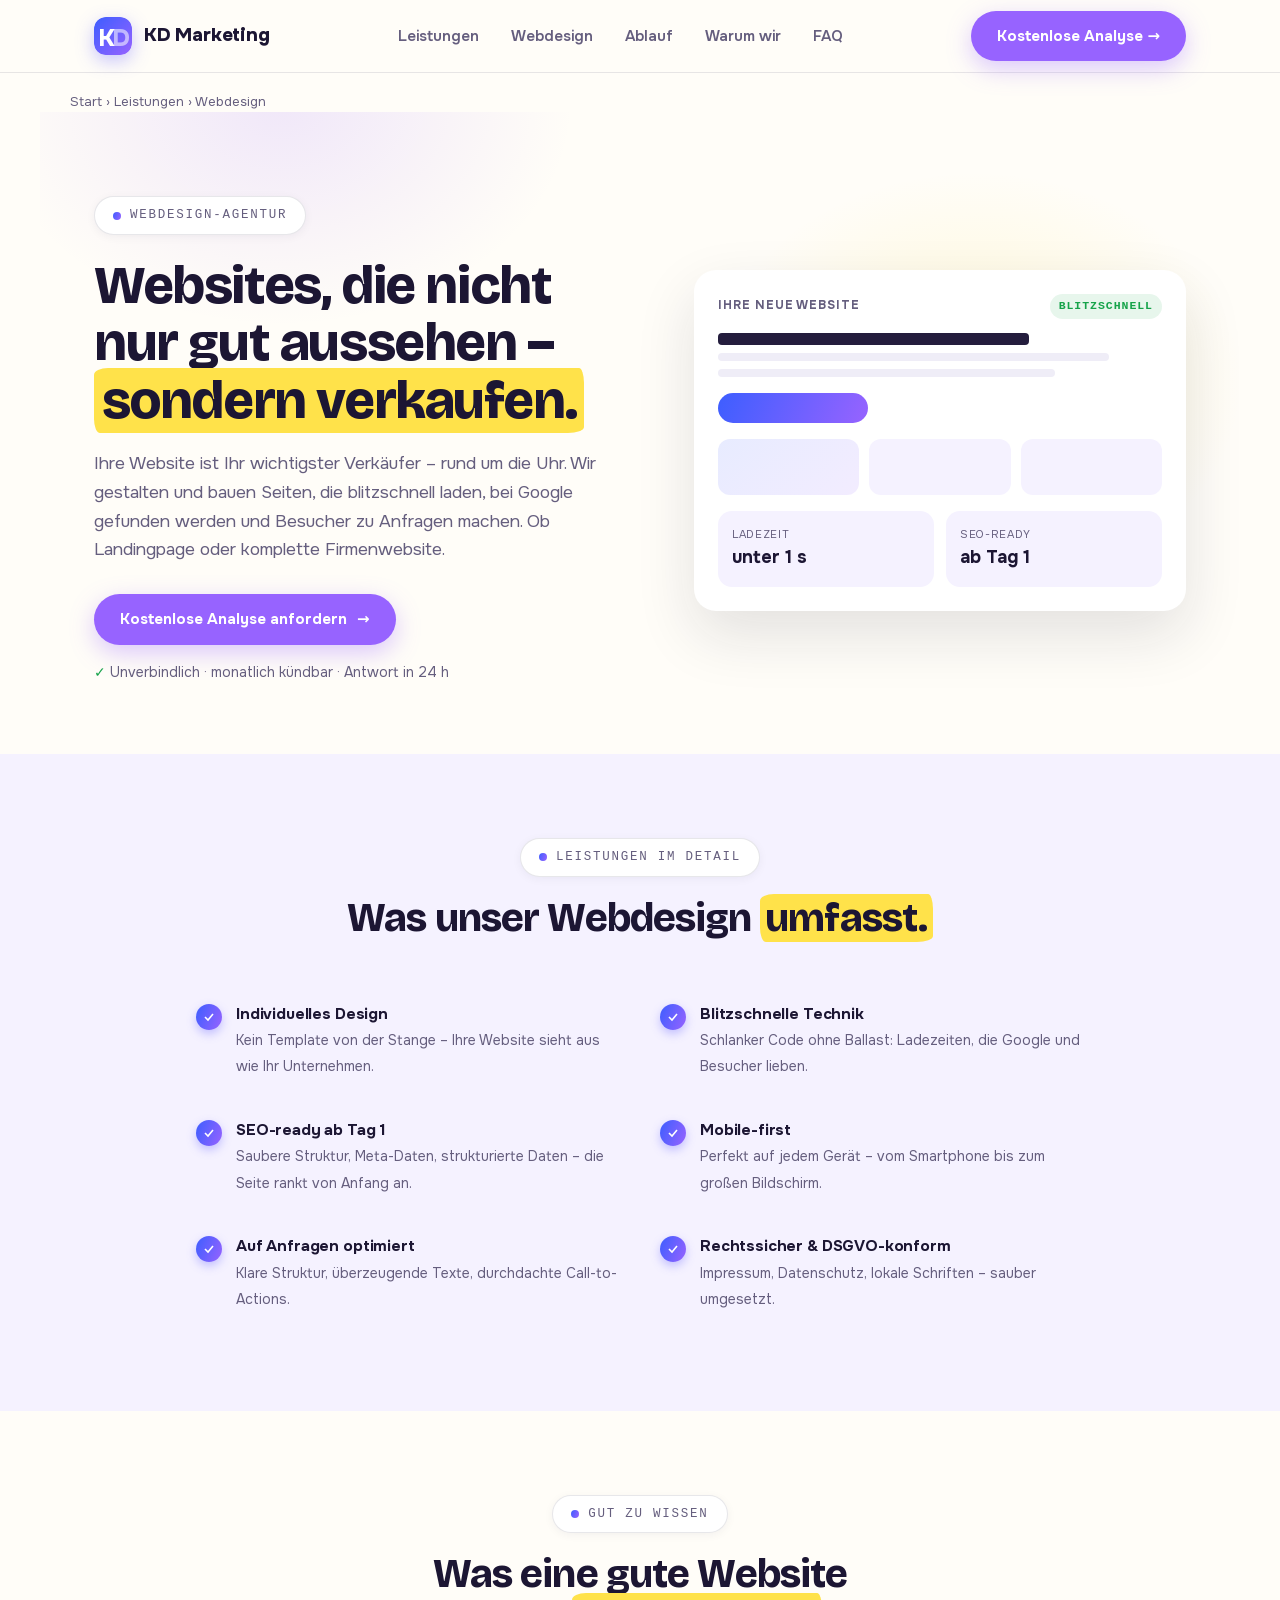
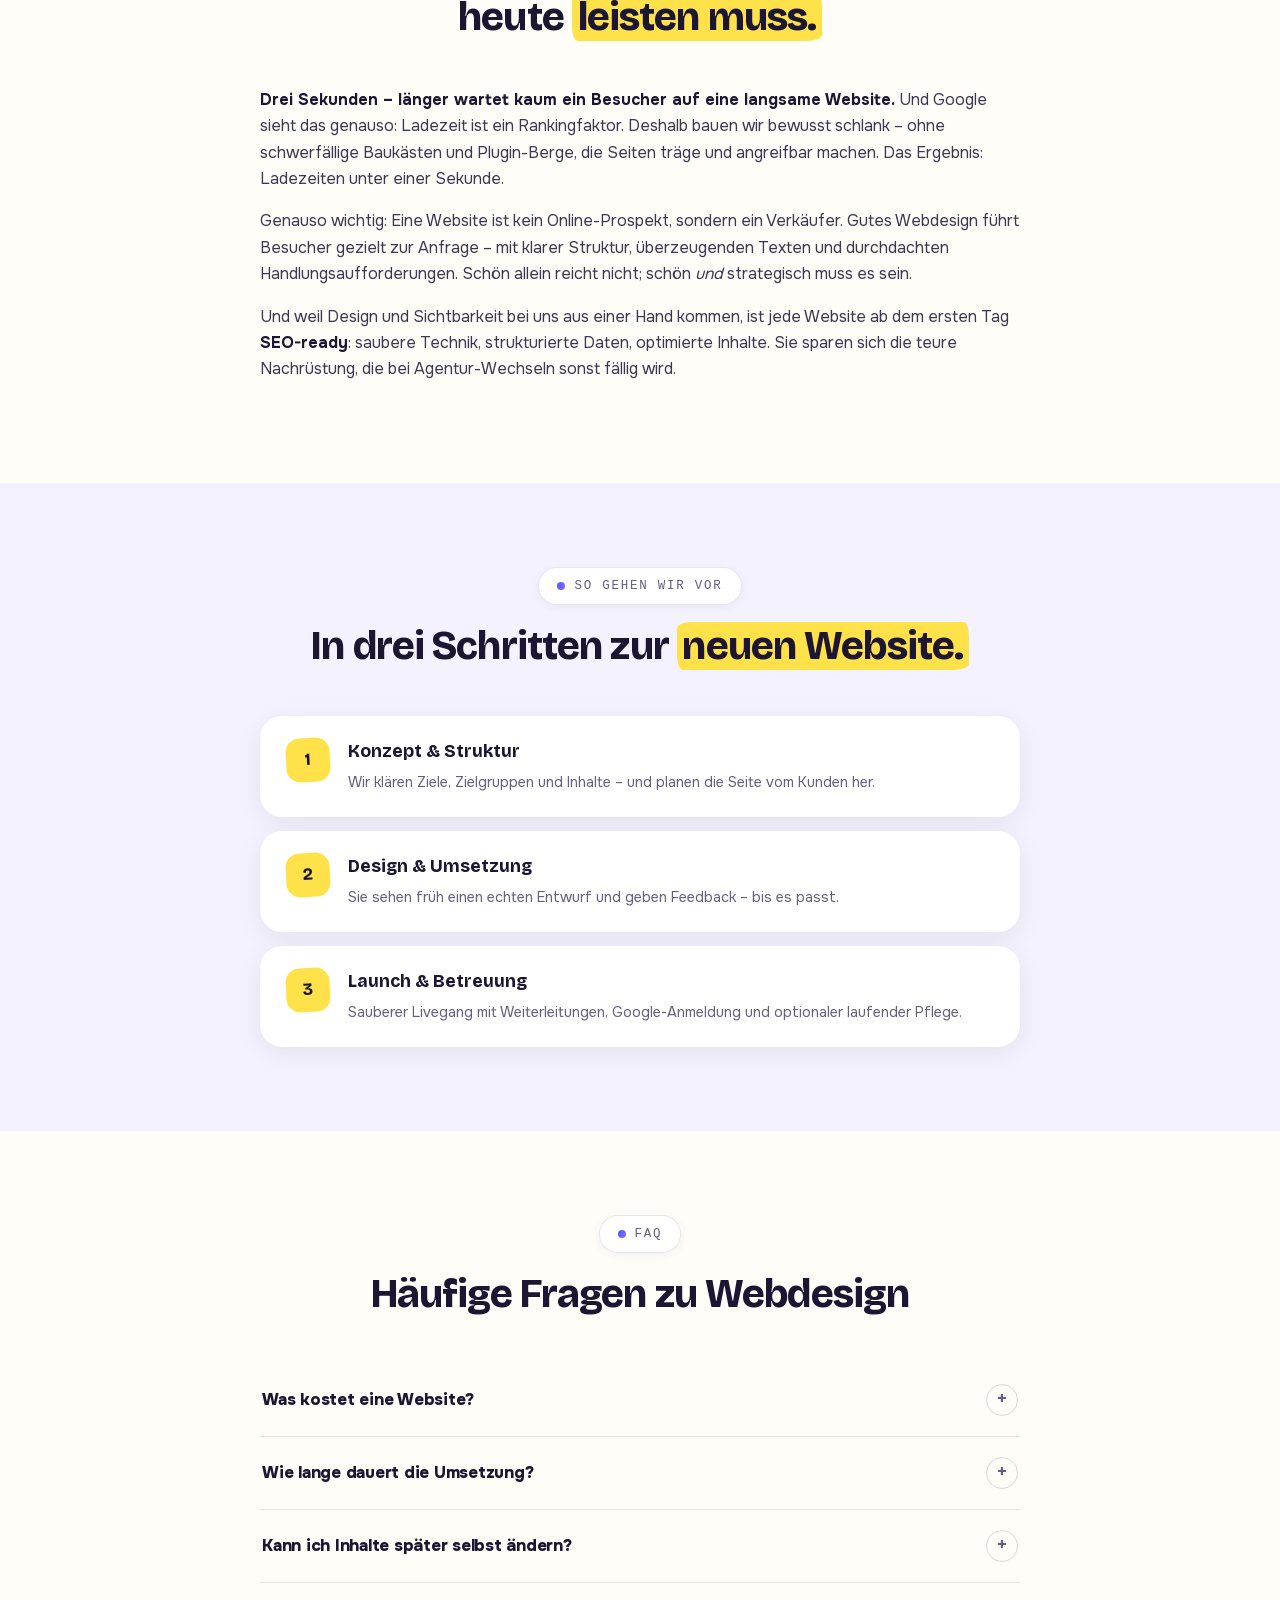
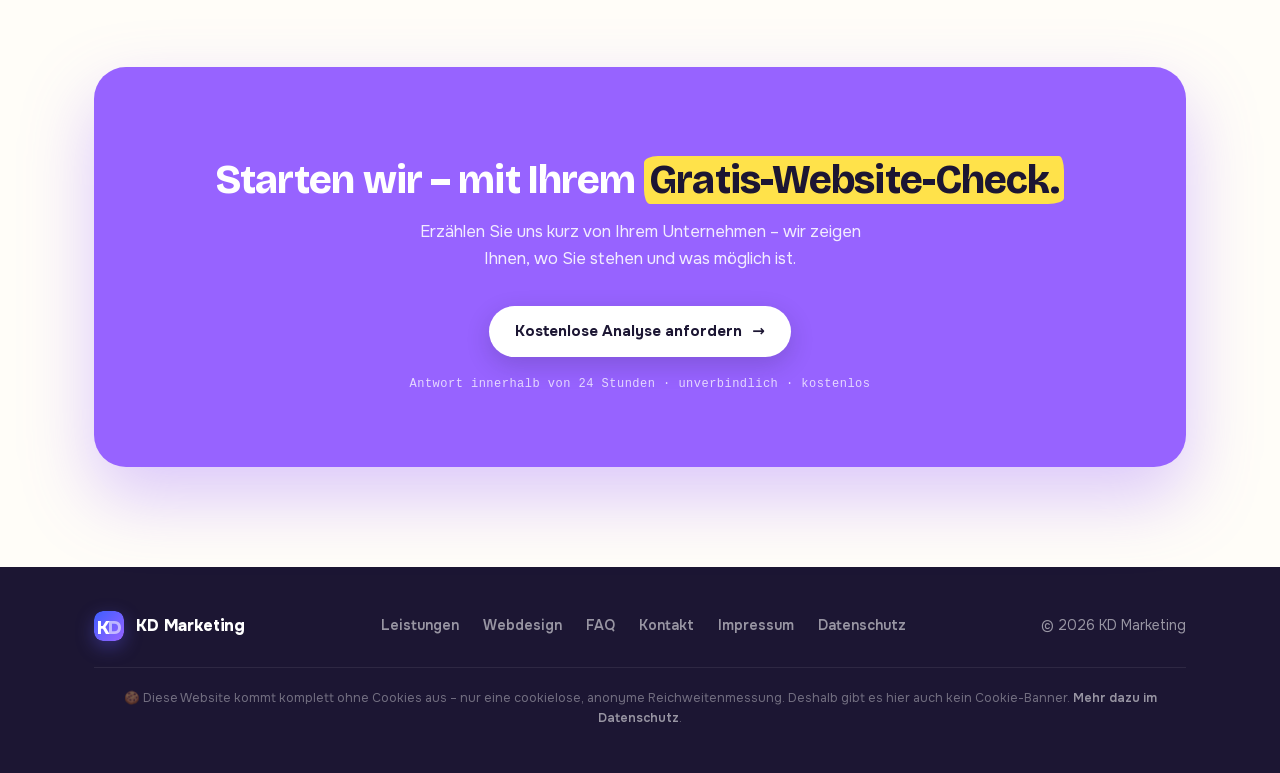
<file: webdesign/index.html>
<!DOCTYPE html>
<html lang="de">
<head>
<meta charset="UTF-8">
<meta name="viewport" content="width=device-width, initial-scale=1.0">
<title>Webdesign Augsburg – Websites &amp; Landingpages | KD Marketing</title>
<meta name="description" content="Webdesign von KD Marketing: moderne, blitzschnelle Websites und Landingpages – SEO-ready ab Tag 1, mobile-first, auf Anfragen optimiert. Aus Augsburg, für ganz Deutschland.">
<link rel="canonical" href="https://kd-marketing.com/webdesign/">
<meta property="og:type" content="website">
<meta property="og:site_name" content="KD Marketing">
<meta property="og:locale" content="de_DE">
<meta property="og:title" content="Webdesign Augsburg – Websites &amp; Landingpages | KD Marketing">
<meta property="og:description" content="Webdesign von KD Marketing: moderne, blitzschnelle Websites und Landingpages – SEO-ready ab Tag 1, mobile-first, auf Anfragen optimiert. Aus Augsburg, für ganz Deutschland.">
<meta property="og:url" content="https://kd-marketing.com/webdesign/">
<meta property="og:image" content="https://kd-marketing.com/og-image.png">
<meta property="og:image:width" content="1200">
<meta property="og:image:height" content="630">
<meta name="twitter:card" content="summary_large_image">
<link rel="icon" href="/favicon.svg" type="image/svg+xml">
<link rel="icon" href="/favicon-32.png" type="image/png" sizes="32x32">
<link rel="apple-touch-icon" href="/apple-touch-icon.png">
<meta name="theme-color" content="#fffdf8">
<link rel="preload" href="/fonts/onest-latin.woff2" as="font" type="font/woff2" crossorigin>
<link rel="stylesheet" href="/fonts/onest.css">
<script type="application/ld+json">
{"@context": "https://schema.org", "@type": "Service", "name": "Webdesign", "serviceType": "Webdesign", "description": "Webdesign von KD Marketing: moderne, blitzschnelle Websites und Landingpages – SEO-ready ab Tag 1, mobile-first, auf Anfragen optimiert. Aus Augsburg, für ganz Deutschland.", "url": "https://kd-marketing.com/webdesign/", "provider": {"@id": "https://kd-marketing.com/#organization", "@type": "ProfessionalService", "name": "KD Marketing UG (haftungsbeschränkt)", "url": "https://kd-marketing.com/"}, "areaServed": "DE"}
</script>
<script type="application/ld+json">
{"@context": "https://schema.org", "@type": "BreadcrumbList", "itemListElement": [{"@type": "ListItem", "position": 1, "name": "Start", "item": "https://kd-marketing.com/"}, {"@type": "ListItem", "position": 2, "name": "Webdesign", "item": "https://kd-marketing.com/webdesign/"}]}
</script>
<script type="application/ld+json">
{"@context": "https://schema.org", "@type": "FAQPage", "mainEntity": [{"@type": "Question", "name": "Was kostet eine Website?", "acceptedAnswer": {"@type": "Answer", "text": "Eine fokussierte Landingpage ist deutlich günstiger als eine komplette Firmenwebsite mit vielen Unterseiten. Nach einem kurzen Gespräch erhalten Sie ein Festpreis-Angebot – transparent und verbindlich."}}, {"@type": "Question", "name": "Wie lange dauert die Umsetzung?", "acceptedAnswer": {"@type": "Answer", "text": "Eine Landingpage ist oft in 1–2 Wochen live, eine vollständige Firmenwebsite je nach Umfang in 3–6 Wochen. Sie sehen früh erste Entwürfe."}}, {"@type": "Question", "name": "Kann ich Inhalte später selbst ändern?", "acceptedAnswer": {"@type": "Answer", "text": "Ja – wir besprechen vorab, was Sie selbst pflegen möchten, und richten die Website entsprechend ein. Alternativ übernehmen wir die Pflege im laufenden Betreuungspaket."}}]}
</script>
<style>
:root{
  --ink:#1c1633;--ink-soft:#655e7e;--paper:#fffdf8;--paper-soft:#f5f2ff;
  --line:rgba(28,22,51,.1);--blue:#3d5eff;--violet:#9763ff;--marker:#ffe24a;
  --grad:linear-gradient(112deg,#3d5eff 0%,#9763ff 100%);
  --dark:#1c1633;
  --font:'Onest',system-ui,sans-serif;
  --display:'Bricolage Grotesque','Onest',system-ui,sans-serif;
  --mono:ui-monospace,'SF Mono',SFMono-Regular,Menlo,Consolas,monospace;
}
*{margin:0;padding:0;box-sizing:border-box}
html{scroll-behavior:smooth}
section[id]{scroll-margin-top:80px}
a,button,summary{touch-action:manipulation}
:focus-visible{outline:2.5px solid var(--blue);outline-offset:3px;border-radius:6px}
h1,h2,h3{text-wrap:balance}
@media (prefers-reduced-motion:reduce){*,*::before,*::after{animation:none!important;transition:none!important}html{scroll-behavior:auto}}
body{font-family:var(--font);background:var(--paper);color:var(--ink);line-height:1.65;-webkit-font-smoothing:antialiased}
a{color:inherit;text-decoration:none}
.wrap{max-width:1140px;margin:0 auto;padding:0 24px}
header{position:sticky;top:0;z-index:50;background:rgba(255,253,248,.85);backdrop-filter:blur(14px);-webkit-backdrop-filter:blur(14px);border-bottom:1px solid var(--line)}
.nav{display:flex;align-items:center;justify-content:space-between;height:72px}
.logo{display:flex;align-items:center;gap:12px;font-weight:800;font-size:19px;letter-spacing:-.01em}
.logo-mark{width:38px;height:38px;border-radius:12px;display:block;flex:0 0 auto;box-shadow:0 6px 18px rgba(97,94,255,.35)}
.nav-links{display:flex;gap:32px;font-weight:600;font-size:15px;color:var(--ink-soft)}
.nav-links a:hover{color:var(--ink)}
.btn{display:inline-flex;align-items:center;gap:10px;background:var(--violet);color:#fff;font-weight:700;font-size:15px;padding:13px 26px;border-radius:999px;box-shadow:0 8px 24px rgba(151,99,255,.35);transition:transform .2s,filter .2s}
.btn:hover{transform:translateY(-2px);filter:brightness(1.06)}
.btn.light{background:#fff;color:var(--ink);box-shadow:0 8px 24px rgba(28,22,51,.18)}
.eyebrow{display:inline-flex;align-items:center;gap:9px;font-family:var(--mono);font-size:12.5px;font-weight:500;letter-spacing:.14em;text-transform:uppercase;color:var(--ink-soft);background:#fff;border:1px solid var(--line);padding:8px 18px;border-radius:999px;box-shadow:0 2px 10px rgba(28,22,51,.05)}
.eyebrow .dot{width:8px;height:8px;border-radius:50%;background:var(--grad)}
.hl{background:var(--marker);border-radius:14px 5px 16px 6px/7px 15px 6px 14px;padding:0 .14em;box-decoration-break:clone;-webkit-box-decoration-break:clone}
.hero{position:relative;overflow:hidden;padding:84px 0 70px}
.hero-glow{position:absolute;left:50%;top:-220px;transform:translateX(-50%);width:1200px;height:700px;pointer-events:none;background:radial-gradient(420px 320px at 20% 30%,rgba(151,99,255,.14),transparent 70%),radial-gradient(380px 300px at 78% 70%,rgba(255,226,74,.2),transparent 70%)}
.hero .wrap{position:relative;display:grid;grid-template-columns:1.05fr .95fr;gap:56px;align-items:center}
h1{font-family:var(--display);font-weight:780;font-size:clamp(33px,4.6vw,54px);line-height:1.06;letter-spacing:-.026em;margin:22px 0 0}
.lead{margin:20px 0 30px;font-size:17.5px;color:var(--ink-soft)}
.hero-note{margin-top:16px;font-size:14px;color:var(--ink-soft)}
.hero-note .ok{color:#16a34a;font-weight:700}
section{padding:84px 0}
.sec-head{max-width:680px;margin:0 auto 48px;text-align:center}
h2{font-family:var(--display);font-weight:760;font-size:clamp(26px,3.6vw,40px);line-height:1.07;letter-spacing:-.022em;margin-top:20px}
.sec-head p{margin-top:14px;color:var(--ink-soft);font-size:16.5px}
.soft{background:var(--paper-soft)}
.benefits{display:grid;grid-template-columns:1fr 1fr;gap:10px 28px;max-width:900px;margin:0 auto}
.b-item{display:flex;gap:14px;padding:14px 6px}
.check{flex:0 0 26px;width:26px;height:26px;border-radius:50%;margin-top:2px;background:var(--grad);display:grid;place-items:center;box-shadow:0 4px 10px rgba(97,94,255,.35)}
.check svg{width:12px;height:12px;stroke:#fff;stroke-width:3.2;fill:none}
.b-item b{display:block;font-size:15.5px;letter-spacing:-.01em}
.b-item span{font-size:14px;color:var(--ink-soft)}
.steps{max-width:760px;margin:0 auto;display:flex;flex-direction:column;gap:14px}
.step{display:flex;gap:18px;background:#fff;border-radius:22px;padding:22px 26px;box-shadow:0 6px 26px rgba(28,22,51,.07)}
.step i{flex:0 0 44px;width:44px;height:44px;border-radius:14px;display:grid;place-items:center;font-family:var(--display);font-weight:750;font-size:17px;background:var(--marker);color:var(--ink);transform:rotate(-3deg);font-style:normal}
.step b{display:block;font-family:var(--display);font-size:17.5px;font-weight:740;margin-bottom:4px}
.step p{font-size:14.5px;color:var(--ink-soft)}
.prose{max-width:760px;margin:0 auto;font-size:16px;color:#3c374f}
.prose p{margin-bottom:16px}
.prose strong{color:var(--ink)}
.faq-list{max-width:760px;margin:0 auto}
.faq-item{border-bottom:1px solid var(--line)}
.faq-item summary{list-style:none;cursor:pointer;display:flex;align-items:center;justify-content:space-between;gap:16px;padding:20px 2px;font-size:16.5px;font-weight:800;letter-spacing:-.015em}
.faq-item summary::-webkit-details-marker{display:none}
.faq-item summary .fx{flex:0 0 32px;width:32px;height:32px;border-radius:50%;border:1.5px solid rgba(28,22,51,.16);display:grid;place-items:center;font-weight:600;font-size:18px;color:var(--ink-soft);transition:transform .25s,background .25s,color .25s,border-color .25s}
.faq-item[open] summary .fx{transform:rotate(45deg);background:var(--grad);color:#fff;border-color:transparent}
.faq-item .faq-a{padding:0 44px 20px 2px;color:var(--ink-soft);font-size:15px}
.cta-band{padding:0 0 100px}
.cta-inner{position:relative;overflow:hidden;border-radius:32px;background:var(--violet);color:#fff;text-align:center;padding:72px 32px;box-shadow:0 30px 70px rgba(151,99,255,.35)}
.cta-inner h2{color:#fff}
.cta-inner .hl{background:var(--marker);color:var(--ink)}
.cta-inner p{margin:16px auto 34px;max-width:480px;color:rgba(255,255,255,.88);font-size:16.5px}
.cta-note{margin-top:18px;font-family:var(--mono);font-size:12px;letter-spacing:.04em;color:rgba(255,255,255,.75)}
.crumbs{font-size:13px;color:var(--ink-soft);padding:18px 0 0}
.crumbs a{color:var(--ink-soft)}.crumbs a:hover{color:var(--ink)}
footer{background:var(--dark);color:rgba(255,255,255,.55);padding:44px 0;font-size:14px}
.foot{display:flex;justify-content:space-between;align-items:center;gap:20px;flex-wrap:wrap}
.foot .logo{font-size:16px;color:#fff}
.foot .logo-mark{width:30px;height:30px;border-radius:9px}
.foot-links{display:flex;gap:24px;font-weight:600}
.foot-links a:hover{color:#fff}
.nocookie{margin-top:26px;padding-top:20px;border-top:1px solid rgba(255,255,255,.08);text-align:center;font-size:12.5px;color:rgba(255,255,255,.38)}
.nocookie a{color:rgba(255,255,255,.55);font-weight:600}
.nocookie a:hover{color:#fff}
/* ---- visuals ---- */
.vis{position:relative}
.vis-card{background:#fff;border-radius:22px;padding:24px;box-shadow:0 24px 60px rgba(28,22,51,.12)}
.vis-h{font-size:12px;font-weight:700;letter-spacing:.08em;text-transform:uppercase;color:var(--ink-soft);margin-bottom:14px;display:flex;justify-content:space-between;align-items:center}
.vis-h .up{font-family:var(--mono);font-size:11.5px;font-weight:600;color:#16a34a;background:rgba(22,163,74,.1);border-radius:999px;padding:3px 9px}
.serp-row{display:flex;align-items:center;gap:12px;border:1px solid var(--line);border-radius:13px;padding:11px 14px;background:#fff;margin-bottom:9px}
.serp-row.win{background:linear-gradient(112deg,rgba(61,94,255,.07),rgba(151,99,255,.07));outline:1.5px solid rgba(151,99,255,.4);border-color:transparent}
.pos{width:28px;height:28px;border-radius:9px;flex:0 0 28px;display:grid;place-items:center;font-weight:800;font-size:13px;background:#f1eefb;color:var(--ink-soft)}
.serp-row.win .pos{background:var(--grad);color:#fff}
.sr-txt{min-width:0;flex:1}
.sr-txt b{display:block;font-size:13.5px;white-space:nowrap;overflow:hidden;text-overflow:ellipsis}
.sr-txt span{display:block;font-size:11.5px;color:var(--ink-soft);white-space:nowrap;overflow:hidden;text-overflow:ellipsis}
.ghost{height:8px;border-radius:4px;background:#efedf7}
.tbars{display:flex;align-items:flex-end;gap:6px;height:110px;margin-top:8px}
.tbars i{flex:1;border-radius:6px 6px 3px 3px;background:linear-gradient(180deg,#b9c5ff,#7c96ff)}
.tbars i:last-child{background:var(--grad)}
.map-vis{position:relative;height:130px;border-radius:14px;overflow:hidden;background:radial-gradient(circle at 62% 42%,rgba(151,99,255,.16),transparent 55%),#f2effa;margin-bottom:14px}
.map-vis::before,.map-vis::after{content:"";position:absolute;background:#e2ddf0}
.map-vis::before{left:0;right:0;top:56px;height:10px;transform:rotate(-6deg)}
.map-vis::after{top:0;bottom:0;left:58%;width:10px;transform:rotate(14deg)}
.pin{position:absolute;left:58%;top:40px;width:34px;height:34px;transform:translateX(-50%);background:var(--grad);border-radius:50% 50% 50% 0;rotate:-45deg;box-shadow:0 8px 18px rgba(97,94,255,.45)}
.pin::after{content:"";position:absolute;inset:9px;background:#fff;border-radius:50%}
.stars{color:#f59e0b;letter-spacing:2px;font-size:13px}
.chat{display:flex;flex-direction:column;gap:10px}
.bubble{border-radius:16px;padding:12px 16px;font-size:13.5px;max-width:92%}
.bubble.q{background:#f1eefb;align-self:flex-end;border-bottom-right-radius:5px}
.bubble.a{background:#fff;border:1px solid var(--line);align-self:flex-start;border-bottom-left-radius:5px;box-shadow:0 4px 14px rgba(28,22,51,.06)}
.bubble.a mark{background:var(--marker);border-radius:5px;padding:0 4px}
.doc-lines{display:flex;flex-direction:column;gap:8px;margin-bottom:16px}
.doc-lines .ghost.t{height:12px;background:#241d3d;width:62%}
.gauge{display:flex;gap:10px;align-items:flex-end;height:90px;margin-top:6px}
.gauge i{flex:1;border-radius:8px 8px 4px 4px}
@media(max-width:900px){
  .nav-links{display:none}
  .hero .wrap{grid-template-columns:1fr;gap:40px}
  .benefits{grid-template-columns:1fr}
}
@media(max-width:600px){
  .nav{height:64px}.logo{font-size:16px;gap:9px}.logo-mark{width:32px;height:32px}
  .nav .btn{padding:10px 16px;font-size:13px;white-space:nowrap}
  section{padding:64px 0}.hero{padding:64px 0 56px}
}
</style>
</head>
<body>

<header>
  <div class="wrap nav">
    <a class="logo" href="/"><svg class="logo-mark" viewBox="0 0 52 52" aria-hidden="true"><defs><linearGradient id="lg1" x1="0" y1="0" x2="1" y2="1"><stop offset="0" stop-color="#3d5eff"/><stop offset="1" stop-color="#9763ff"/></linearGradient></defs><rect width="52" height="52" rx="15" fill="url(#lg1)"/><text x="6" y="39" font-family="Onest,Arial,sans-serif" font-weight="800" font-size="33" fill="#fff" letter-spacing="-2">K</text><text x="24.5" y="39" font-family="Onest,Arial,sans-serif" font-weight="800" font-size="33" fill="#fff" opacity=".55" letter-spacing="-2">D</text></svg> KD&nbsp;Marketing</a>
    <nav class="nav-links">
      <a href="/#leistungen">Leistungen</a>
      <a href="/#webdesign">Webdesign</a>
      <a href="/#ablauf">Ablauf</a>
      <a href="/#warum">Warum wir</a>
      <a href="/#faq">FAQ</a>
    </nav>
    <a class="btn" href="#kontakt">Kostenlose Analyse →</a>
  </div>
</header>

<div class="wrap crumbs"><a href="/">Start</a> › <a href="/#leistungen">Leistungen</a> › Webdesign</div>

<section class="hero">
  <div class="hero-glow"></div>
  <div class="wrap">
    <div>
      <div class="eyebrow"><span class="dot"></span> Webdesign-Agentur</div>
      <h1>Websites, die nicht nur gut aussehen – <span class="hl">sondern verkaufen.</span></h1>
      <p class="lead">Ihre Website ist Ihr wichtigster Verkäufer – rund um die Uhr. Wir gestalten und bauen Seiten, die blitzschnell laden, bei Google gefunden werden und Besucher zu Anfragen machen. Ob Landingpage oder komplette Firmenwebsite.</p>
      <a class="btn" href="#kontakt">Kostenlose Analyse anfordern <span aria-hidden="true">→</span></a>
      <div class="hero-note"><span class="ok">✓</span> Unverbindlich · monatlich kündbar · Antwort in 24&nbsp;h</div>
    </div>
    <figure class="vis" aria-label="Beispiel: moderne Website mit Ladezeit unter einer Sekunde">
      <div class="vis-card">
        <div class="vis-h">Ihre neue Website <span class="up">blitzschnell</span></div>
        <div class="doc-lines" aria-hidden="true">
          <div class="ghost t" style="width:70%"></div>
          <div class="ghost" style="width:88%"></div>
          <div class="ghost" style="width:76%"></div>
        </div>
        <div style="width:150px;height:30px;border-radius:999px;background:var(--grad);margin:4px 0 16px" aria-hidden="true"></div>
        <div style="display:flex;gap:10px" aria-hidden="true">
          <div style="flex:1;height:56px;border-radius:12px;background:linear-gradient(140deg,rgba(61,94,255,.12),rgba(151,99,255,.12))"></div>
          <div style="flex:1;height:56px;border-radius:12px;background:#f5f2ff"></div>
          <div style="flex:1;height:56px;border-radius:12px;background:#f5f2ff"></div>
        </div>
        <div style="display:flex;gap:12px;margin-top:16px">
          <div style="flex:1;background:#f5f2ff;border-radius:14px;padding:14px"><div style="font-size:11px;color:var(--ink-soft);text-transform:uppercase;letter-spacing:.06em">Ladezeit</div><b style="font-size:18px">unter 1&nbsp;s</b></div>
          <div style="flex:1;background:#f5f2ff;border-radius:14px;padding:14px"><div style="font-size:11px;color:var(--ink-soft);text-transform:uppercase;letter-spacing:.06em">SEO-ready</div><b style="font-size:18px">ab Tag 1</b></div>
        </div>
      </div>
    </figure>
  </div>
</section>

<section class="soft">
  <div class="wrap">
    <div class="sec-head">
      <div class="eyebrow"><span class="dot"></span> Leistungen im Detail</div>
      <h2>Was unser Webdesign <span class="hl">umfasst.</span></h2>
    </div>
    <div class="benefits">
      <div class="b-item"><span class="check"><svg aria-hidden="true" viewBox="0 0 24 24"><path d="M4 12l6 6L20 6"/></svg></span><div><b>Individuelles Design</b><span>Kein Template von der Stange – Ihre Website sieht aus wie Ihr Unternehmen.</span></div></div>
      <div class="b-item"><span class="check"><svg aria-hidden="true" viewBox="0 0 24 24"><path d="M4 12l6 6L20 6"/></svg></span><div><b>Blitzschnelle Technik</b><span>Schlanker Code ohne Ballast: Ladezeiten, die Google und Besucher lieben.</span></div></div>
      <div class="b-item"><span class="check"><svg aria-hidden="true" viewBox="0 0 24 24"><path d="M4 12l6 6L20 6"/></svg></span><div><b>SEO-ready ab Tag 1</b><span>Saubere Struktur, Meta-Daten, strukturierte Daten – die Seite rankt von Anfang an.</span></div></div>
      <div class="b-item"><span class="check"><svg aria-hidden="true" viewBox="0 0 24 24"><path d="M4 12l6 6L20 6"/></svg></span><div><b>Mobile-first</b><span>Perfekt auf jedem Gerät – vom Smartphone bis zum großen Bildschirm.</span></div></div>
      <div class="b-item"><span class="check"><svg aria-hidden="true" viewBox="0 0 24 24"><path d="M4 12l6 6L20 6"/></svg></span><div><b>Auf Anfragen optimiert</b><span>Klare Struktur, überzeugende Texte, durchdachte Call-to-Actions.</span></div></div>
      <div class="b-item"><span class="check"><svg aria-hidden="true" viewBox="0 0 24 24"><path d="M4 12l6 6L20 6"/></svg></span><div><b>Rechtssicher & DSGVO-konform</b><span>Impressum, Datenschutz, lokale Schriften – sauber umgesetzt.</span></div></div>
    </div>
  </div>
</section>

<section>
  <div class="wrap">
    <div class="sec-head">
      <div class="eyebrow"><span class="dot"></span> Gut zu wissen</div>
      <h2>Was eine gute Website heute <span class="hl">leisten muss.</span></h2>
    </div>
    <div class="prose">
<p><strong>Drei Sekunden – länger wartet kaum ein Besucher auf eine langsame Website.</strong> Und Google sieht das genauso: Ladezeit ist ein Rankingfaktor. Deshalb bauen wir bewusst schlank – ohne schwerfällige Baukästen und Plugin-Berge, die Seiten träge und angreifbar machen. Das Ergebnis: Ladezeiten unter einer Sekunde.</p>
<p>Genauso wichtig: Eine Website ist kein Online-Prospekt, sondern ein Verkäufer. Gutes Webdesign führt Besucher gezielt zur Anfrage – mit klarer Struktur, überzeugenden Texten und durchdachten Handlungsaufforderungen. Schön allein reicht nicht; schön <em>und</em> strategisch muss es sein.</p>
<p>Und weil Design und Sichtbarkeit bei uns aus einer Hand kommen, ist jede Website ab dem ersten Tag <strong>SEO-ready</strong>: saubere Technik, strukturierte Daten, optimierte Inhalte. Sie sparen sich die teure Nachrüstung, die bei Agentur-Wechseln sonst fällig wird.</p>
    </div>
  </div>
</section>

<section class="soft">
  <div class="wrap">
    <div class="sec-head">
      <div class="eyebrow"><span class="dot"></span> So gehen wir vor</div>
      <h2>In drei Schritten zur <span class="hl">neuen Website.</span></h2>
    </div>
    <div class="steps">
      <div class="step"><i>1</i><div><b>Konzept & Struktur</b><p>Wir klären Ziele, Zielgruppen und Inhalte – und planen die Seite vom Kunden her.</p></div></div>
      <div class="step"><i>2</i><div><b>Design & Umsetzung</b><p>Sie sehen früh einen echten Entwurf und geben Feedback – bis es passt.</p></div></div>
      <div class="step"><i>3</i><div><b>Launch & Betreuung</b><p>Sauberer Livegang mit Weiterleitungen, Google-Anmeldung und optionaler laufender Pflege.</p></div></div>
    </div>
  </div>
</section>

<section>
  <div class="wrap">
    <div class="sec-head">
      <div class="eyebrow"><span class="dot"></span> FAQ</div>
      <h2>Häufige Fragen zu Webdesign</h2>
    </div>
    <div class="faq-list">
      <details class="faq-item">
        <summary>Was kostet eine Website?<span class="fx">+</span></summary>
        <div class="faq-a">Eine fokussierte Landingpage ist deutlich günstiger als eine komplette Firmenwebsite mit vielen Unterseiten. Nach einem kurzen Gespräch erhalten Sie ein Festpreis-Angebot – transparent und verbindlich.</div>
      </details>
      <details class="faq-item">
        <summary>Wie lange dauert die Umsetzung?<span class="fx">+</span></summary>
        <div class="faq-a">Eine Landingpage ist oft in 1–2 Wochen live, eine vollständige Firmenwebsite je nach Umfang in 3–6 Wochen. Sie sehen früh erste Entwürfe.</div>
      </details>
      <details class="faq-item">
        <summary>Kann ich Inhalte später selbst ändern?<span class="fx">+</span></summary>
        <div class="faq-a">Ja – wir besprechen vorab, was Sie selbst pflegen möchten, und richten die Website entsprechend ein. Alternativ übernehmen wir die Pflege im laufenden Betreuungspaket.</div>
      </details>
    </div>
  </div>
</section>

<section class="cta-band" id="kontakt">
  <div class="wrap">
    <div class="cta-inner">
      <h2>Starten wir – mit Ihrem <span class="hl">Gratis-Website-Check.</span></h2>
      <p>Erzählen Sie uns kurz von Ihrem Unternehmen – wir zeigen Ihnen, wo Sie stehen und was möglich ist.</p>
      <a class="btn light" href="mailto:info@kd-marketing.com?subject=Anfrage%20Webdesign">Kostenlose Analyse anfordern <span aria-hidden="true">→</span></a>
      <div class="cta-note">Antwort innerhalb von 24 Stunden · unverbindlich · kostenlos</div>
    </div>
  </div>
</section>

<footer>
  <div class="wrap foot">
    <a class="logo" href="/"><svg class="logo-mark" viewBox="0 0 52 52" aria-hidden="true"><defs><linearGradient id="lg2" x1="0" y1="0" x2="1" y2="1"><stop offset="0" stop-color="#3d5eff"/><stop offset="1" stop-color="#9763ff"/></linearGradient></defs><rect width="52" height="52" rx="15" fill="url(#lg2)"/><text x="6" y="39" font-family="Onest,Arial,sans-serif" font-weight="800" font-size="33" fill="#fff" letter-spacing="-2">K</text><text x="24.5" y="39" font-family="Onest,Arial,sans-serif" font-weight="800" font-size="33" fill="#fff" opacity=".55" letter-spacing="-2">D</text></svg> KD&nbsp;Marketing</a>
    <div class="foot-links">
      <a href="/#leistungen">Leistungen</a>
      <a href="/#webdesign">Webdesign</a>
      <a href="/#faq">FAQ</a>
      <a href="/#kontakt">Kontakt</a>
      <a href="/impressum/">Impressum</a>
      <a href="/datenschutz/">Datenschutz</a>
    </div>
    <div>© 2026 KD Marketing</div>
  </div>
  <div class="wrap">
    <p class="nocookie">🍪 Diese Website kommt komplett ohne Cookies aus – nur eine cookielose, anonyme Reichweitenmessung. Deshalb gibt es hier auch kein Cookie-Banner. <a href="/datenschutz/">Mehr dazu im Datenschutz</a>.</p>
  </div>
</footer>

<!-- Cloudflare Web Analytics (cookielos, siehe Datenschutz Ziff. 5) --><script type="module" src="https://static.cloudflareinsights.com/beacon.min.js" data-cf-beacon='{"token": "807c49d5d8184582b12e681dba7c41f8"}'></script>
</body>
</html>
</file>
<file: fonts/onest.css>
/* Bricolage Grotesque (variable 500–800) — Display-Schrift, self-hosted */
@font-face{
  font-family:'Bricolage Grotesque';
  font-style:normal;
  font-weight:500 800;
  font-display:swap;
  src:url(/fonts/bricolage-latin-ext.woff2) format('woff2');
  unicode-range:U+0100-02BA,U+02BD-02C5,U+02C7-02CC,U+02CE-02D7,U+02DD-02FF,U+0304,U+0308,U+0329,U+1D00-1DBF,U+1E00-1E9F,U+1EF2-1EFF,U+2020,U+20A0-20AB,U+20AD-20C0,U+2113,U+2C60-2C7F,U+A720-A7FF;
}
@font-face{
  font-family:'Bricolage Grotesque';
  font-style:normal;
  font-weight:500 800;
  font-display:swap;
  src:url(/fonts/bricolage-latin.woff2) format('woff2');
  unicode-range:U+0000-00FF,U+0131,U+0152-0153,U+02BB-02BC,U+02C6,U+02DA,U+02DC,U+0304,U+0308,U+0329,U+2000-206F,U+20AC,U+2122,U+2191,U+2193,U+2212,U+2215,U+FEFF,U+FFFD;
}

/* Onest (variable, 100–900) — self-hosted, DSGVO-konform (keine Google-Server) */
@font-face{
  font-family:'Onest';
  font-style:normal;
  font-weight:100 900;
  font-display:swap;
  src:url(/fonts/onest-latin-ext.woff2) format('woff2');
  unicode-range:U+0100-02BA,U+02BD-02C5,U+02C7-02CC,U+02CE-02D7,U+02DD-02FF,U+0304,U+0308,U+0329,U+1D00-1DBF,U+1E00-1E9F,U+1EF2-1EFF,U+2020,U+20A0-20AB,U+20AD-20C0,U+2113,U+2C60-2C7F,U+A720-A7FF;
}
@font-face{
  font-family:'Onest';
  font-style:normal;
  font-weight:100 900;
  font-display:swap;
  src:url(/fonts/onest-latin.woff2) format('woff2');
  unicode-range:U+0000-00FF,U+0131,U+0152-0153,U+02BB-02BC,U+02C6,U+02DA,U+02DC,U+0304,U+0308,U+0329,U+2000-206F,U+20AC,U+2122,U+2191,U+2193,U+2212,U+2215,U+FEFF,U+FFFD;
}
</file>
